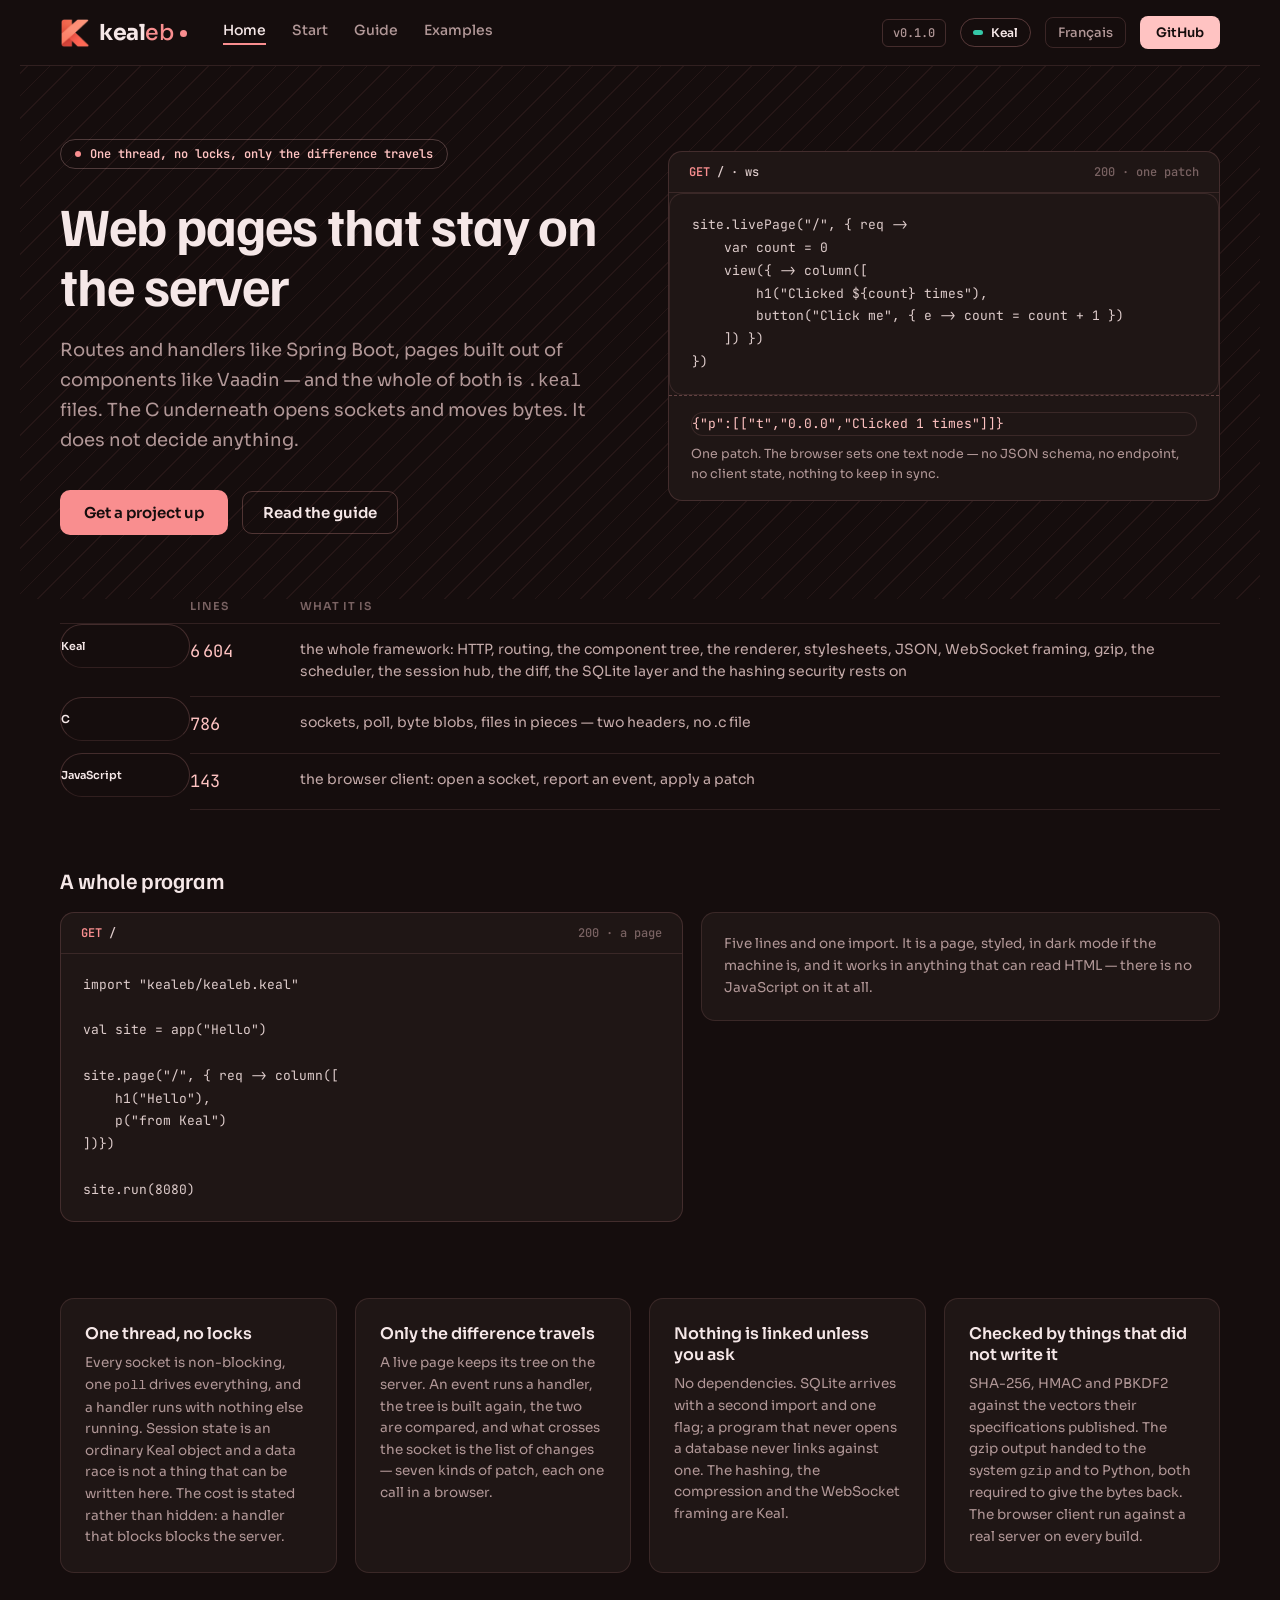
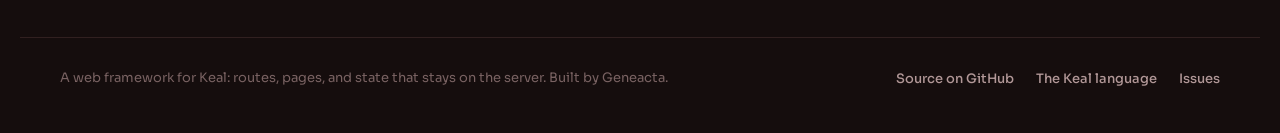
<file: site/index.html>
<!doctype html>
<html lang="en">
<head>
<meta charset="utf-8">
<meta name="viewport" content="width=device-width, initial-scale=1">
<title>kealeb — web pages that stay on the server</title>
<meta name="description" content="A web framework for Keal: Spring Boot&#x27;s routes, Vaadin&#x27;s pages, and the whole of both in .keal files.">
<link rel="canonical" href="https://geneacta.github.io/kealeb/index.html">
<link rel="alternate" hreflang="en" href="https://geneacta.github.io/kealeb/index.html">
<link rel="alternate" hreflang="fr" href="https://geneacta.github.io/kealeb/fr/index.html">
<link rel="alternate" hreflang="x-default" href="https://geneacta.github.io/kealeb/index.html">
<meta property="og:type" content="website">
<meta property="og:site_name" content="kealeb">
<meta property="og:locale" content="en_GB">
<meta property="og:title" content="kealeb — web pages that stay on the server">
<meta property="og:description" content="A web framework for Keal: Spring Boot&#x27;s routes, Vaadin&#x27;s pages, and the whole of both in .keal files.">
<meta property="og:url" content="https://geneacta.github.io/kealeb/index.html">
<meta name="twitter:card" content="summary">
<meta name="twitter:title" content="kealeb — web pages that stay on the server">
<meta name="twitter:description" content="A web framework for Keal: Spring Boot&#x27;s routes, Vaadin&#x27;s pages, and the whole of both in .keal files.">
<link rel="preconnect" href="https://fonts.googleapis.com">
<link rel="preconnect" href="https://fonts.gstatic.com" crossorigin>
<link href="https://fonts.googleapis.com/css2?family=Sora:wght@400;500;600;700&family=JetBrains+Mono:wght@400;500;600;700&family=Familjen+Grotesk:wght@500;700&display=swap" rel="stylesheet">
<link rel="icon" type="image/png" href="assets/k.png">
<link rel="stylesheet" href="style.css">
</head>
<body>
<div class="wrap">
<nav class="nav">
  <div class="nav-left">
    <a class="mark" href="index.html">
      <img class="mark-k" src="assets/k.png" alt="">
      <span class="wordmark">keal<span class="suffix">eb</span></span>
    </a>
    <div class="nav-links"><a href="index.html" class="tab-active">Home</a><a href="start.html">Start</a><a href="guide.html">Guide</a><a href="examples.html">Examples</a></div>
  </div>
  <div class="nav-right">
    <span class="badge">v0.1.0</span>
    <a class="btn-keal" href="https://geneacta.github.io/keal/">Keal</a>
    <a class="btn-lang" href="fr/index.html">Français</a>
    <a class="btn-gh" href="https://github.com/geneacta/kealeb">GitHub</a>
  </div>
</nav>

<section class="hero">
  <div>
    <span class="pill">One thread, no locks, only the difference travels</span>
    <h1>Web pages that stay on the server</h1>
    <p class="sub">Routes and handlers like Spring Boot, pages built out of components like Vaadin — and the whole of both is <code>.keal</code> files. The C underneath opens sockets and moves bytes. It does not decide anything.</p>
    <div class="hero-cta"><a class="cta" href="start.html">Get a project up</a>
      <a class="cta2" href="guide.html">Read the guide</a></div>
  </div>
  <div class="hero-code"><div class="cwin"><div class="cwin-bar"><span><span class="verb">GET</span> <span class="path">/ · ws</span></span><span class="said">200 · one patch</span></div><pre>site.livePage(&quot;/&quot;, { req -&gt;
    var count = 0
    view({ -&gt; column([
        h1(&quot;Clicked ${count} times&quot;),
        button(&quot;Click me&quot;, { e -&gt; count = count + 1 })
    ]) })
})</pre><div class="answer"><pre>{&quot;p&quot;:[[&quot;t&quot;,&quot;0.0.0&quot;,&quot;Clicked 1 times&quot;]]}</pre><p>One patch. The browser sets one text node — no JSON schema, no endpoint, no client state, nothing to keep in sync.</p></div></div></div>
</section>
<section class="counts-wrap"><table class="counts"><thead><tr><th></th><th>lines</th><th>what it is</th></tr></thead><tbody><tr><td class="lang">Keal</td><td class="n">6&thinsp;604</td><td>the whole framework: HTTP, routing, the component tree, the renderer, stylesheets, JSON, WebSocket framing, gzip, the scheduler, the session hub, the diff, the SQLite layer and the hashing security rests on</td></tr><tr><td class="lang">C</td><td class="n">786</td><td>sockets, poll, byte blobs, files in pieces — two headers, no .c file</td></tr><tr><td class="lang">JavaScript</td><td class="n">143</td><td>the browser client: open a socket, report an event, apply a patch</td></tr></tbody></table></section>
<section class="live">
  <h2>A whole program</h2>
  <div class="live-grid"><div class="cwin"><div class="cwin-bar"><span><span class="verb">GET</span> <span class="path">/</span></span><span class="said">200 · a page</span></div><pre>import &quot;kealeb/kealeb.keal&quot;

val site = app(&quot;Hello&quot;)

site.page(&quot;/&quot;, { req -&gt; column([
    h1(&quot;Hello&quot;),
    p(&quot;from Keal&quot;)
])})

site.run(8080)</pre></div><div class="patch"><p>Five lines and one import. It is a page, styled, in dark mode if the machine is, and it works in anything that can read HTML — there is no JavaScript on it at all.</p></div></div>
</section>
<section class="cards4"><div class="card"><h3>One thread, no locks</h3><p>Every socket is non-blocking, one <code>poll</code> drives everything, and a handler runs with nothing else running. Session state is an ordinary Keal object and a data race is not a thing that can be written here. The cost is stated rather than hidden: a handler that blocks blocks the server.</p></div><div class="card"><h3>Only the difference travels</h3><p>A live page keeps its tree on the server. An event runs a handler, the tree is built again, the two are compared, and what crosses the socket is the list of changes — seven kinds of patch, each one call in a browser.</p></div><div class="card"><h3>Nothing is linked unless you ask</h3><p>No dependencies. SQLite arrives with a second import and one flag; a program that never opens a database never links against one. The hashing, the compression and the WebSocket framing are Keal.</p></div><div class="card"><h3>Checked by things that did not write it</h3><p>SHA-256, HMAC and PBKDF2 against the vectors their specifications published. The gzip output handed to the system <code>gzip</code> and to Python, both required to give the bytes back. The browser client run against a real server on every build.</p></div></section>

<footer class="foot">
  <div class="foot-l">A web framework for Keal: routes, pages, and state that stays on the server. Built by Geneacta.</div>
  <div class="foot-r">
    <a href="https://github.com/geneacta/kealeb">Source on GitHub</a>
    <a href="https://geneacta.github.io/keal/">The Keal language</a>
    <a href="https://github.com/geneacta/kealeb/issues">Issues</a>
  </div>
</footer>
</div>
</body>
</html>
</file>
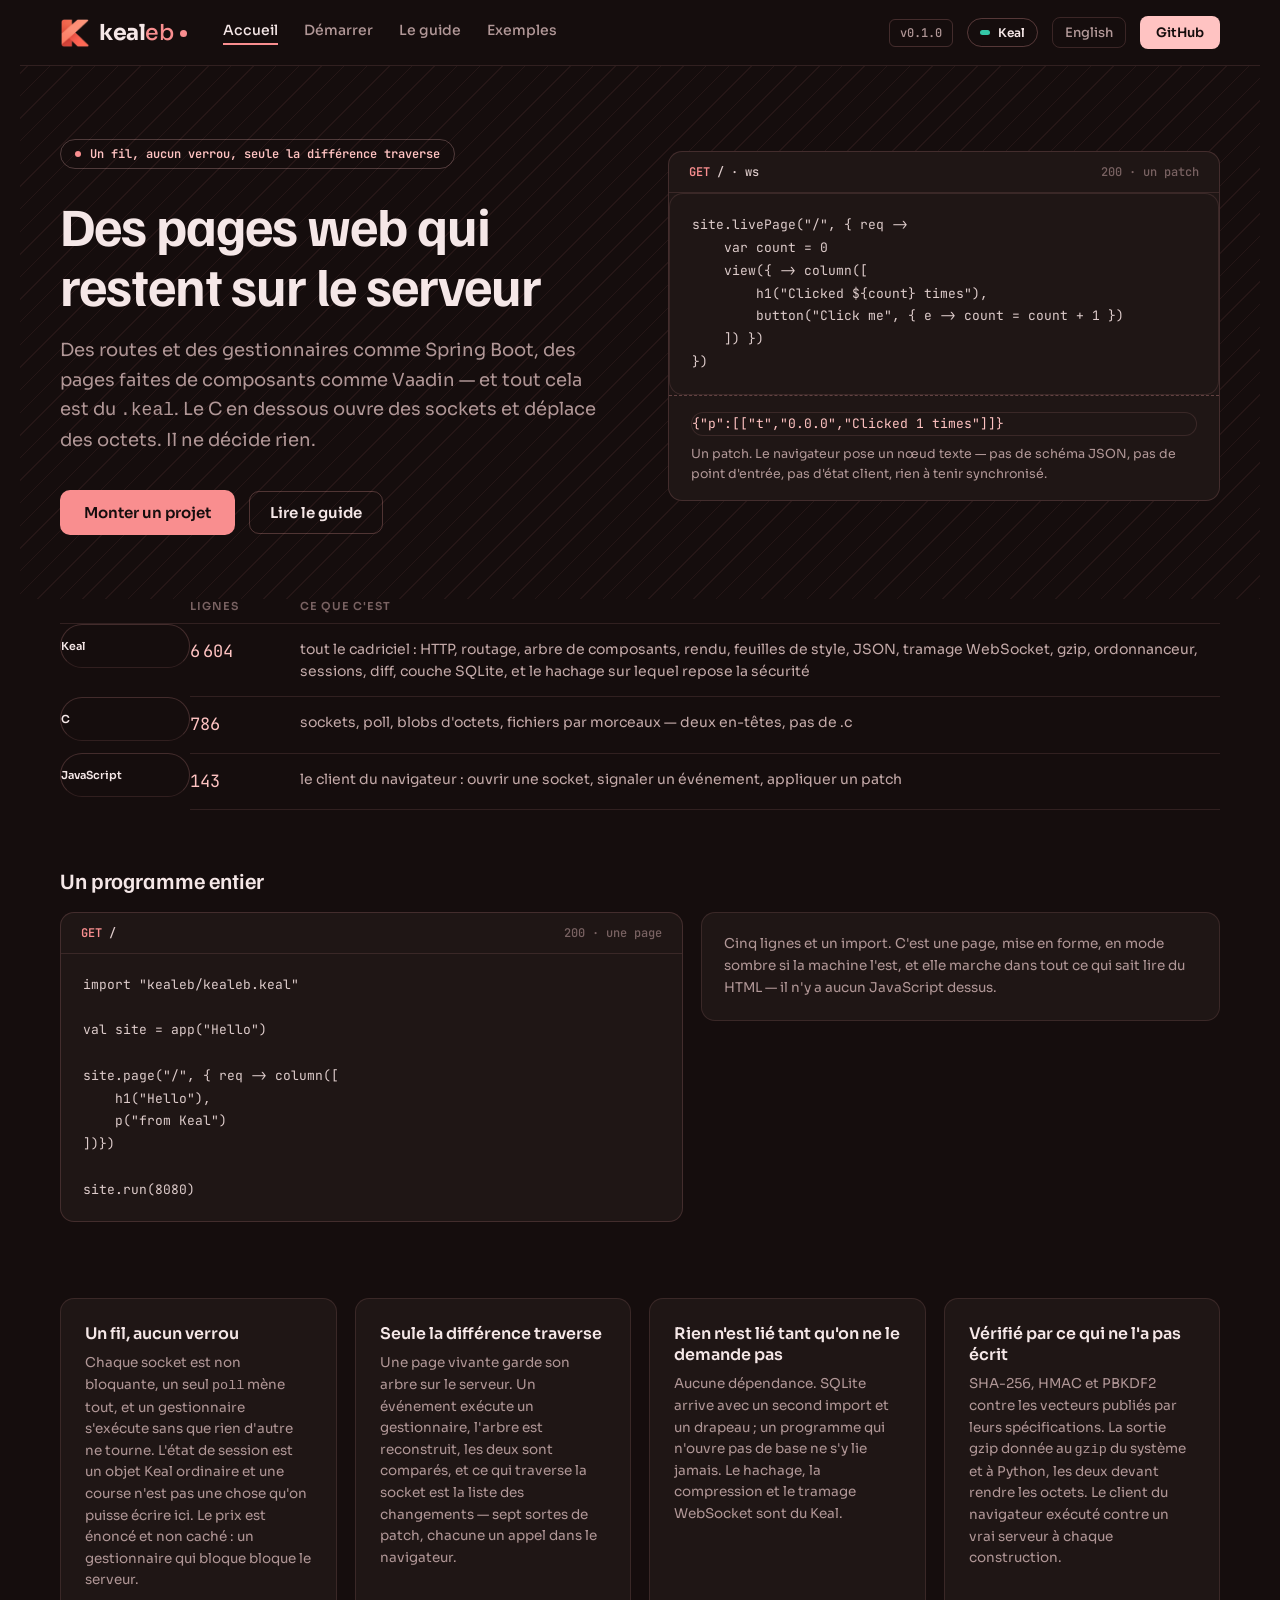
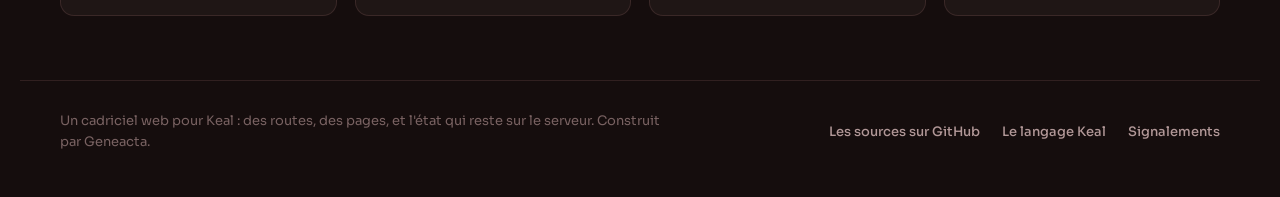
<file: site/fr/index.html>
<!doctype html>
<html lang="fr">
<head>
<meta charset="utf-8">
<meta name="viewport" content="width=device-width, initial-scale=1">
<title>kealeb — des pages web qui restent sur le serveur</title>
<meta name="description" content="Un cadriciel web pour Keal : les routes de Spring Boot, les pages de Vaadin, et tout cela en .keal.">
<link rel="canonical" href="https://geneacta.github.io/kealeb/fr/index.html">
<link rel="alternate" hreflang="en" href="https://geneacta.github.io/kealeb/index.html">
<link rel="alternate" hreflang="fr" href="https://geneacta.github.io/kealeb/fr/index.html">
<link rel="alternate" hreflang="x-default" href="https://geneacta.github.io/kealeb/index.html">
<meta property="og:type" content="website">
<meta property="og:site_name" content="kealeb">
<meta property="og:locale" content="fr_FR">
<meta property="og:title" content="kealeb — des pages web qui restent sur le serveur">
<meta property="og:description" content="Un cadriciel web pour Keal : les routes de Spring Boot, les pages de Vaadin, et tout cela en .keal.">
<meta property="og:url" content="https://geneacta.github.io/kealeb/fr/index.html">
<meta name="twitter:card" content="summary">
<meta name="twitter:title" content="kealeb — des pages web qui restent sur le serveur">
<meta name="twitter:description" content="Un cadriciel web pour Keal : les routes de Spring Boot, les pages de Vaadin, et tout cela en .keal.">
<link rel="preconnect" href="https://fonts.googleapis.com">
<link rel="preconnect" href="https://fonts.gstatic.com" crossorigin>
<link href="https://fonts.googleapis.com/css2?family=Sora:wght@400;500;600;700&family=JetBrains+Mono:wght@400;500;600;700&family=Familjen+Grotesk:wght@500;700&display=swap" rel="stylesheet">
<link rel="icon" type="image/png" href="../assets/k.png">
<link rel="stylesheet" href="../style.css">
</head>
<body>
<div class="wrap">
<nav class="nav">
  <div class="nav-left">
    <a class="mark" href="index.html">
      <img class="mark-k" src="../assets/k.png" alt="">
      <span class="wordmark">keal<span class="suffix">eb</span></span>
    </a>
    <div class="nav-links"><a href="index.html" class="tab-active">Accueil</a><a href="start.html">Démarrer</a><a href="guide.html">Le guide</a><a href="examples.html">Exemples</a></div>
  </div>
  <div class="nav-right">
    <span class="badge">v0.1.0</span>
    <a class="btn-keal" href="https://geneacta.github.io/keal/fr/">Keal</a>
    <a class="btn-lang" href="../index.html">English</a>
    <a class="btn-gh" href="https://github.com/geneacta/kealeb">GitHub</a>
  </div>
</nav>

<section class="hero">
  <div>
    <span class="pill">Un fil, aucun verrou, seule la différence traverse</span>
    <h1>Des pages web qui restent sur le serveur</h1>
    <p class="sub">Des routes et des gestionnaires comme Spring Boot, des pages faites de composants comme Vaadin — et tout cela est du <code>.keal</code>. Le C en dessous ouvre des sockets et déplace des octets. Il ne décide rien.</p>
    <div class="hero-cta"><a class="cta" href="start.html">Monter un projet</a>
      <a class="cta2" href="guide.html">Lire le guide</a></div>
  </div>
  <div class="hero-code"><div class="cwin"><div class="cwin-bar"><span><span class="verb">GET</span> <span class="path">/ · ws</span></span><span class="said">200 · un patch</span></div><pre>site.livePage(&quot;/&quot;, { req -&gt;
    var count = 0
    view({ -&gt; column([
        h1(&quot;Clicked ${count} times&quot;),
        button(&quot;Click me&quot;, { e -&gt; count = count + 1 })
    ]) })
})</pre><div class="answer"><pre>{&quot;p&quot;:[[&quot;t&quot;,&quot;0.0.0&quot;,&quot;Clicked 1 times&quot;]]}</pre><p>Un patch. Le navigateur pose un nœud texte — pas de schéma JSON, pas de point d'entrée, pas d'état client, rien à tenir synchronisé.</p></div></div></div>
</section>
<section class="counts-wrap"><table class="counts"><thead><tr><th></th><th>lignes</th><th>ce que c'est</th></tr></thead><tbody><tr><td class="lang">Keal</td><td class="n">6&thinsp;604</td><td>tout le cadriciel : HTTP, routage, arbre de composants, rendu, feuilles de style, JSON, tramage WebSocket, gzip, ordonnanceur, sessions, diff, couche SQLite, et le hachage sur lequel repose la sécurité</td></tr><tr><td class="lang">C</td><td class="n">786</td><td>sockets, poll, blobs d'octets, fichiers par morceaux — deux en-têtes, pas de .c</td></tr><tr><td class="lang">JavaScript</td><td class="n">143</td><td>le client du navigateur : ouvrir une socket, signaler un événement, appliquer un patch</td></tr></tbody></table></section>
<section class="live">
  <h2>Un programme entier</h2>
  <div class="live-grid"><div class="cwin"><div class="cwin-bar"><span><span class="verb">GET</span> <span class="path">/</span></span><span class="said">200 · une page</span></div><pre>import &quot;kealeb/kealeb.keal&quot;

val site = app(&quot;Hello&quot;)

site.page(&quot;/&quot;, { req -&gt; column([
    h1(&quot;Hello&quot;),
    p(&quot;from Keal&quot;)
])})

site.run(8080)</pre></div><div class="patch"><p>Cinq lignes et un import. C'est une page, mise en forme, en mode sombre si la machine l'est, et elle marche dans tout ce qui sait lire du HTML — il n'y a aucun JavaScript dessus.</p></div></div>
</section>
<section class="cards4"><div class="card"><h3>Un fil, aucun verrou</h3><p>Chaque socket est non bloquante, un seul <code>poll</code> mène tout, et un gestionnaire s'exécute sans que rien d'autre ne tourne. L'état de session est un objet Keal ordinaire et une course n'est pas une chose qu'on puisse écrire ici. Le prix est énoncé et non caché : un gestionnaire qui bloque bloque le serveur.</p></div><div class="card"><h3>Seule la différence traverse</h3><p>Une page vivante garde son arbre sur le serveur. Un événement exécute un gestionnaire, l'arbre est reconstruit, les deux sont comparés, et ce qui traverse la socket est la liste des changements — sept sortes de patch, chacune un appel dans le navigateur.</p></div><div class="card"><h3>Rien n'est lié tant qu'on ne le demande pas</h3><p>Aucune dépendance. SQLite arrive avec un second import et un drapeau ; un programme qui n'ouvre pas de base ne s'y lie jamais. Le hachage, la compression et le tramage WebSocket sont du Keal.</p></div><div class="card"><h3>Vérifié par ce qui ne l'a pas écrit</h3><p>SHA-256, HMAC et PBKDF2 contre les vecteurs publiés par leurs spécifications. La sortie gzip donnée au <code>gzip</code> du système et à Python, les deux devant rendre les octets. Le client du navigateur exécuté contre un vrai serveur à chaque construction.</p></div></section>

<footer class="foot">
  <div class="foot-l">Un cadriciel web pour Keal : des routes, des pages, et l'état qui reste sur le serveur. Construit par Geneacta.</div>
  <div class="foot-r">
    <a href="https://github.com/geneacta/kealeb">Les sources sur GitHub</a>
    <a href="https://geneacta.github.io/keal/fr/">Le langage Keal</a>
    <a href="https://github.com/geneacta/kealeb/issues">Signalements</a>
  </div>
</footer>
</div>
</body>
</html>
</file>
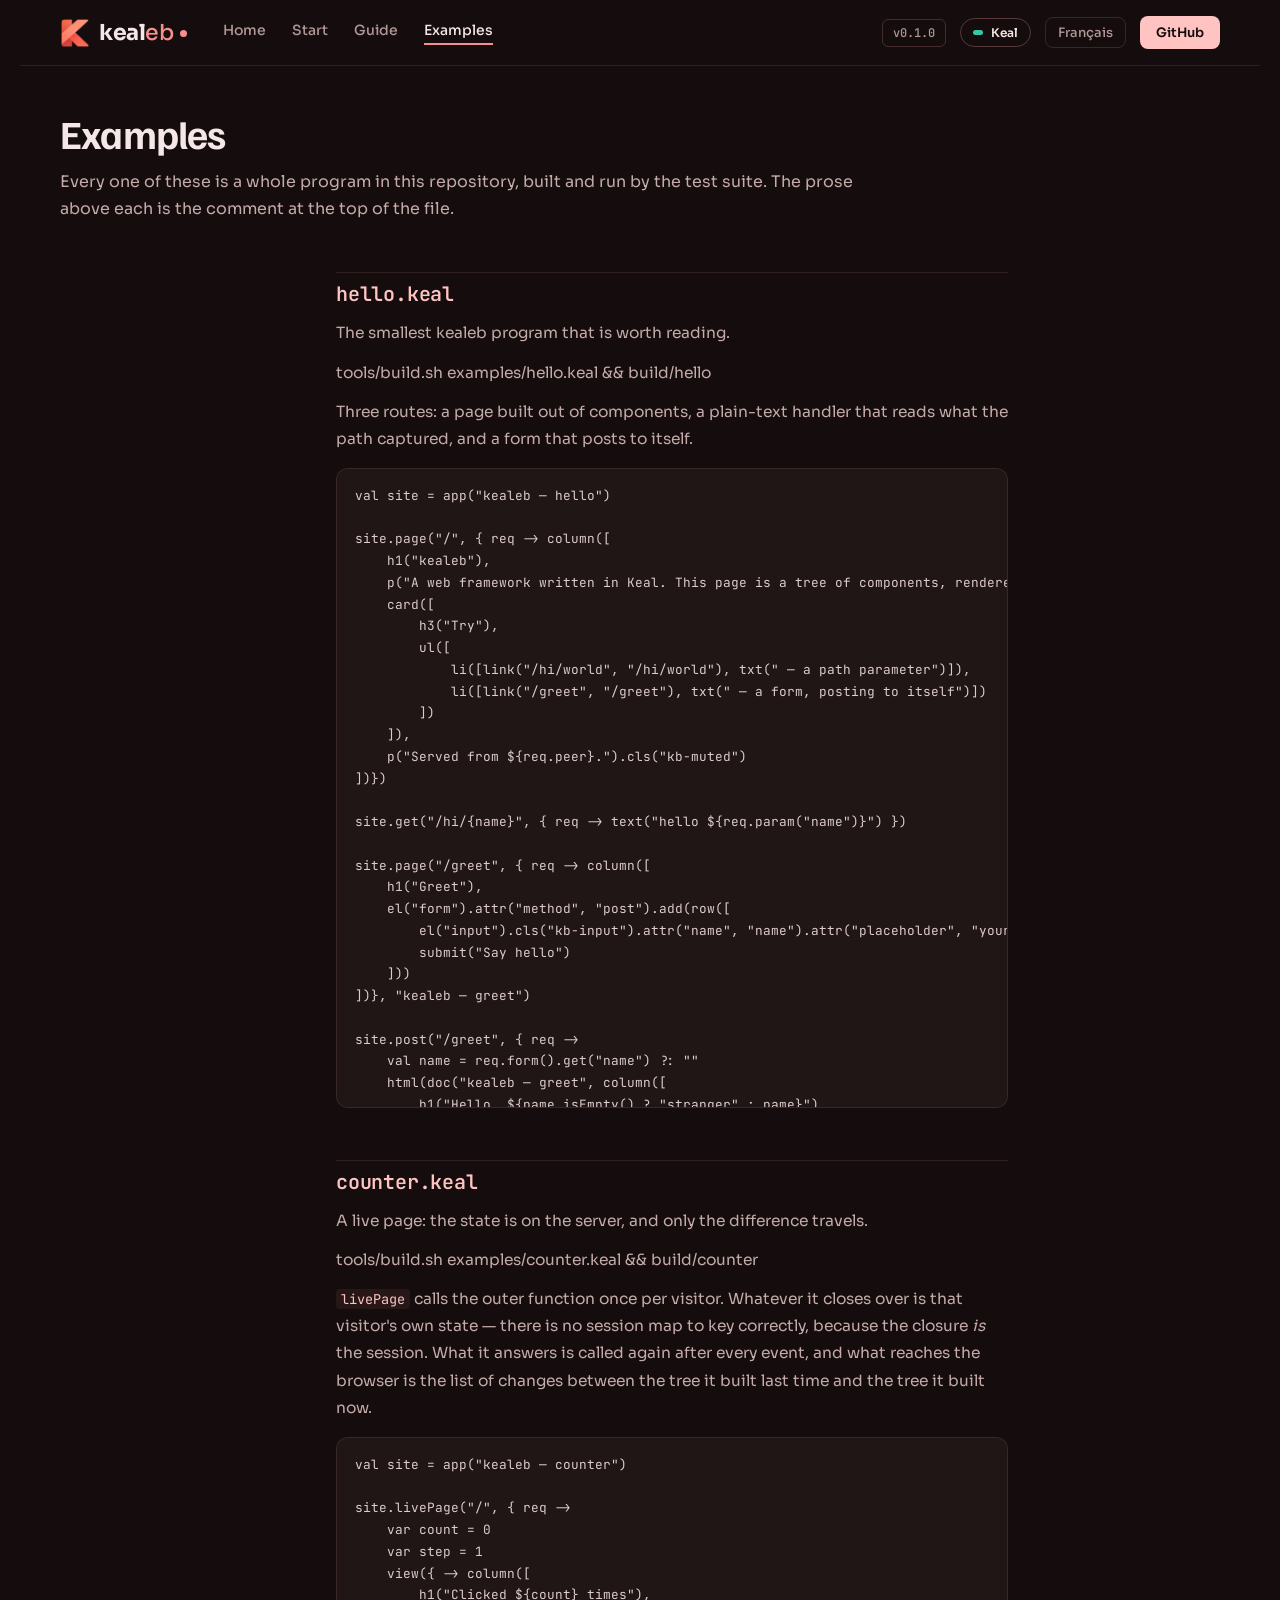
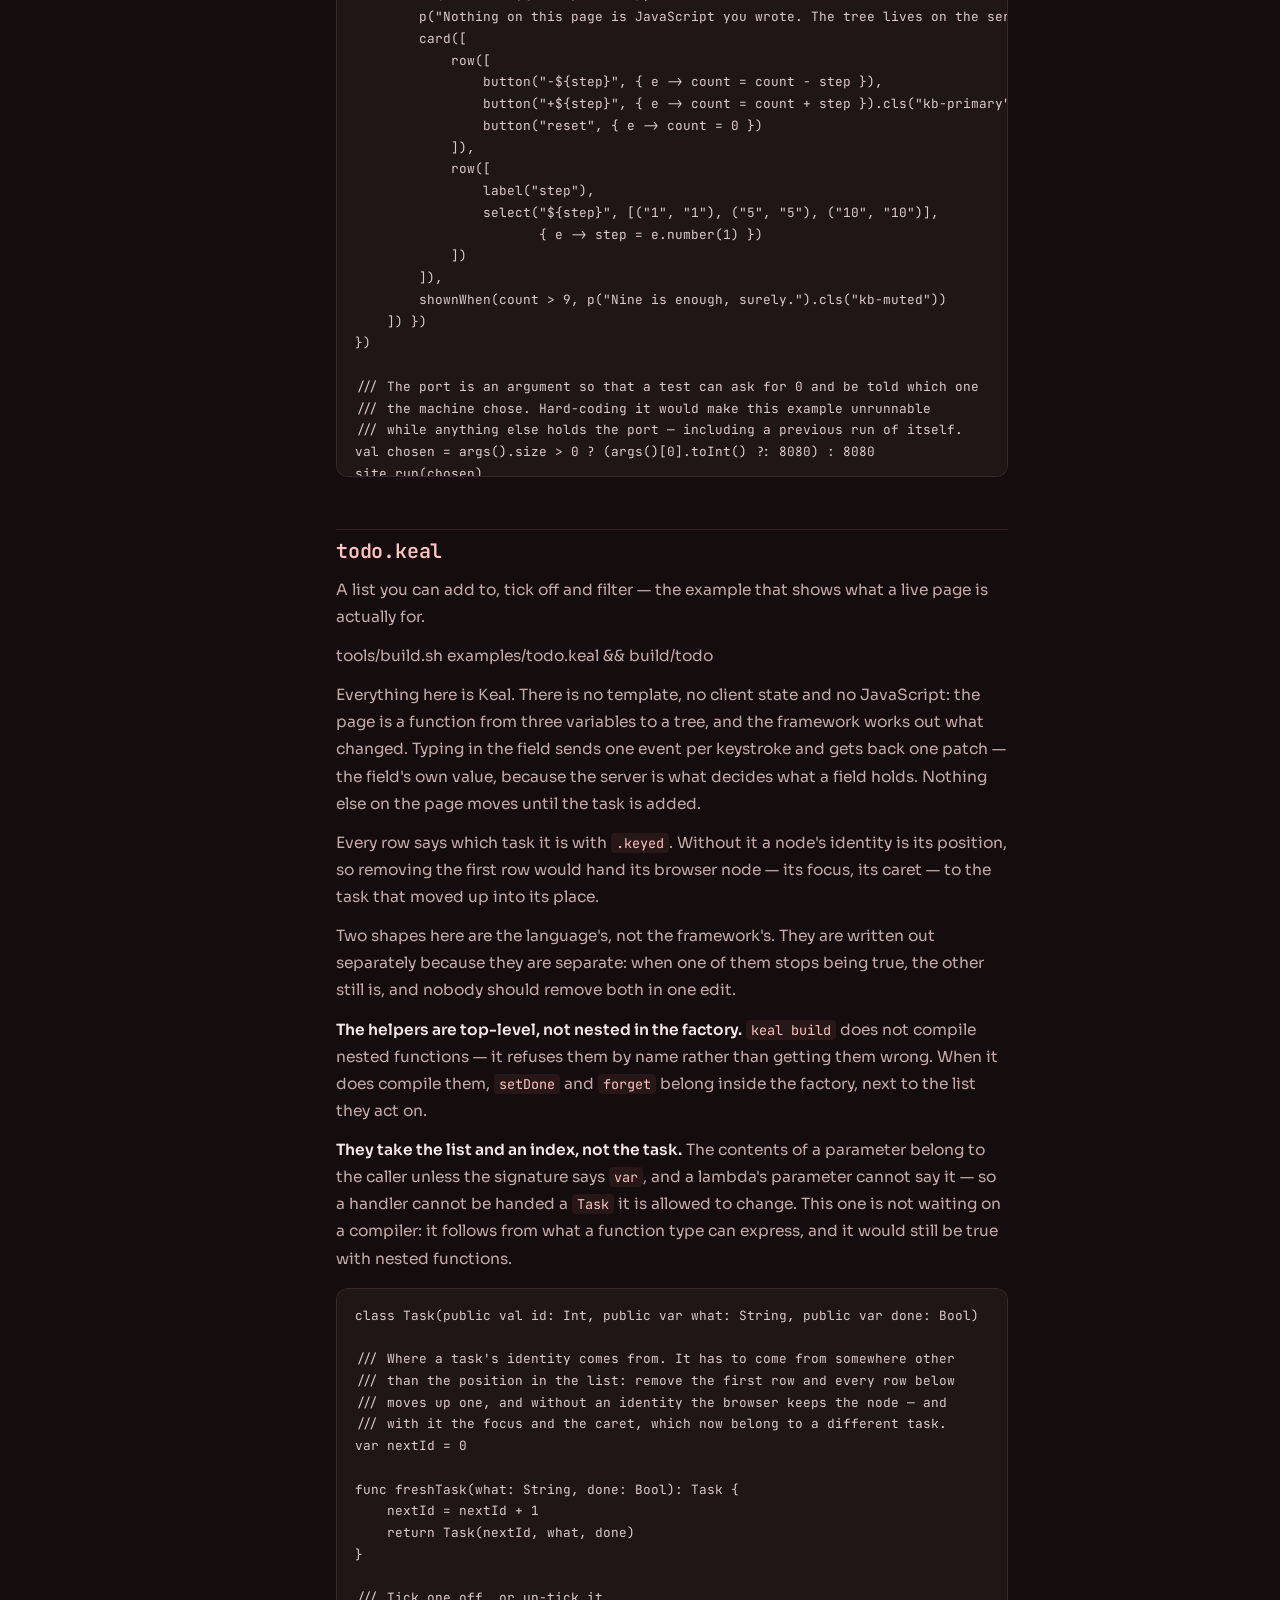
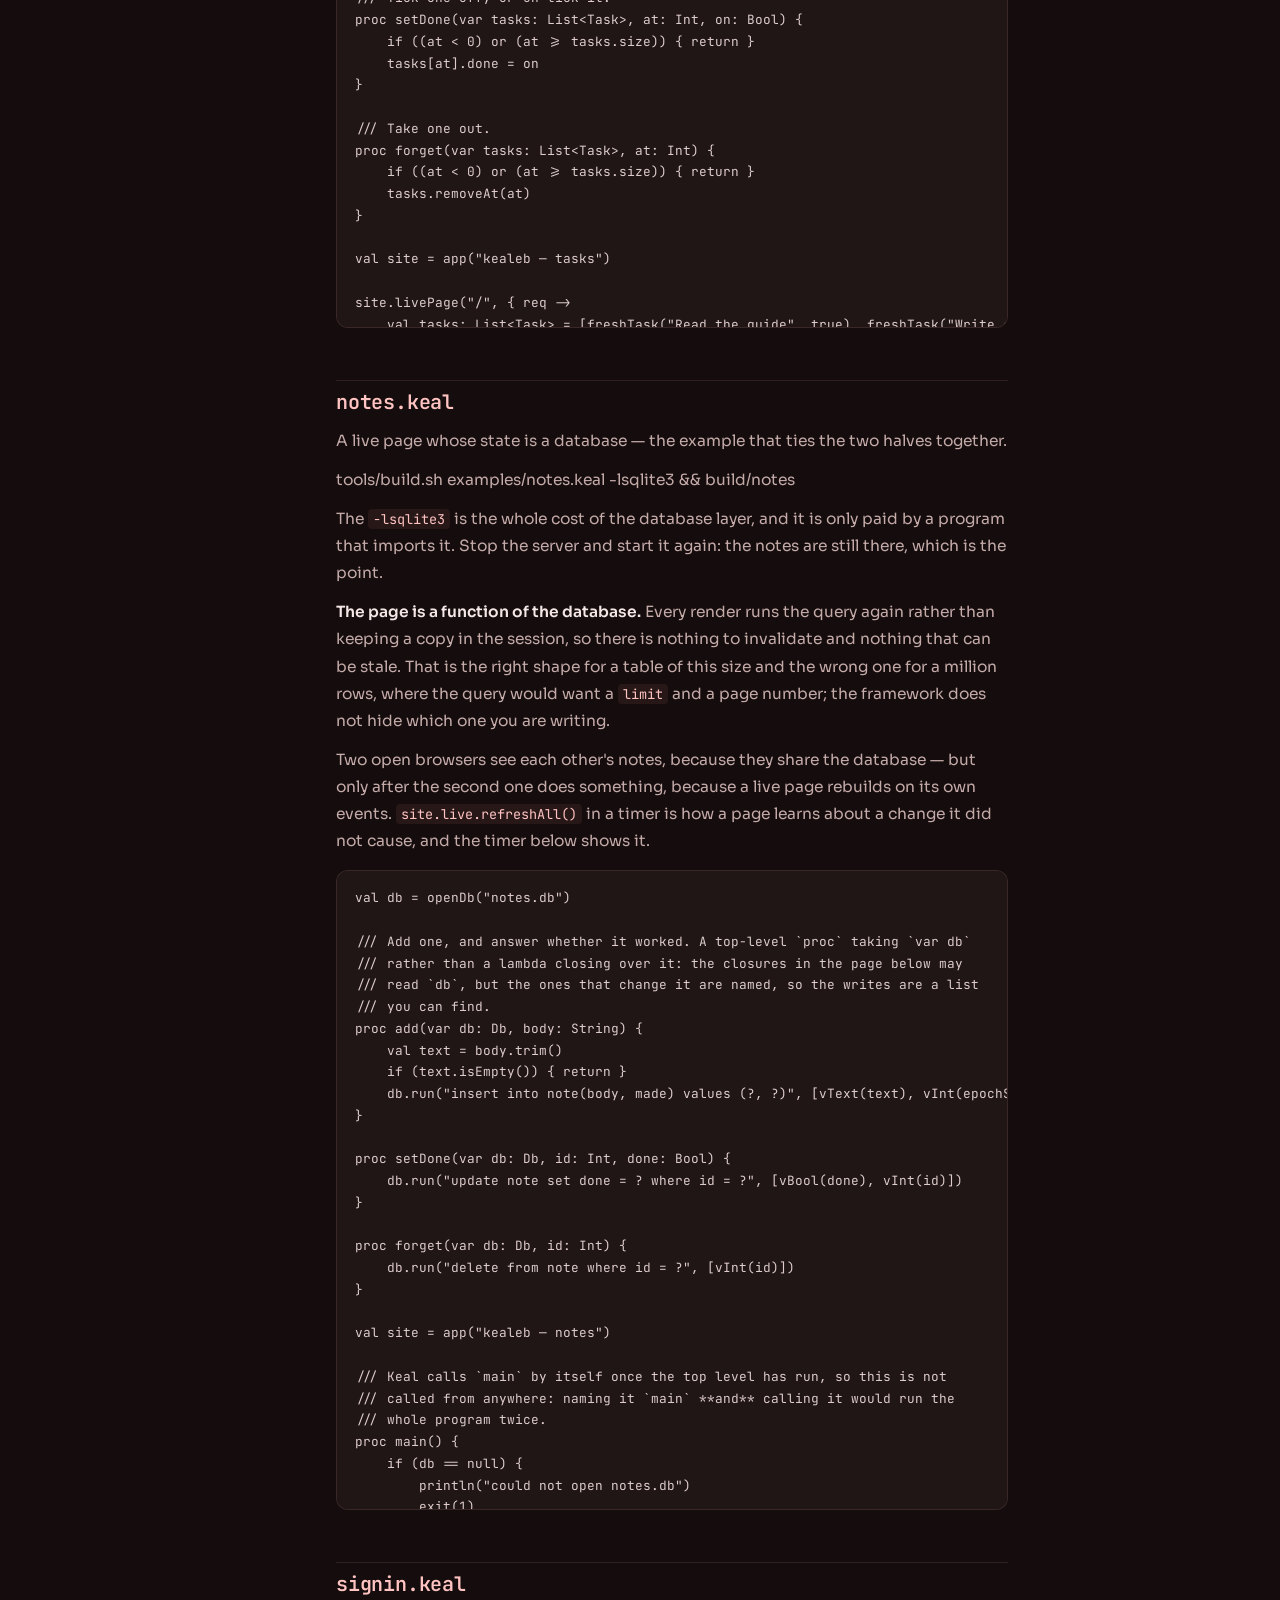
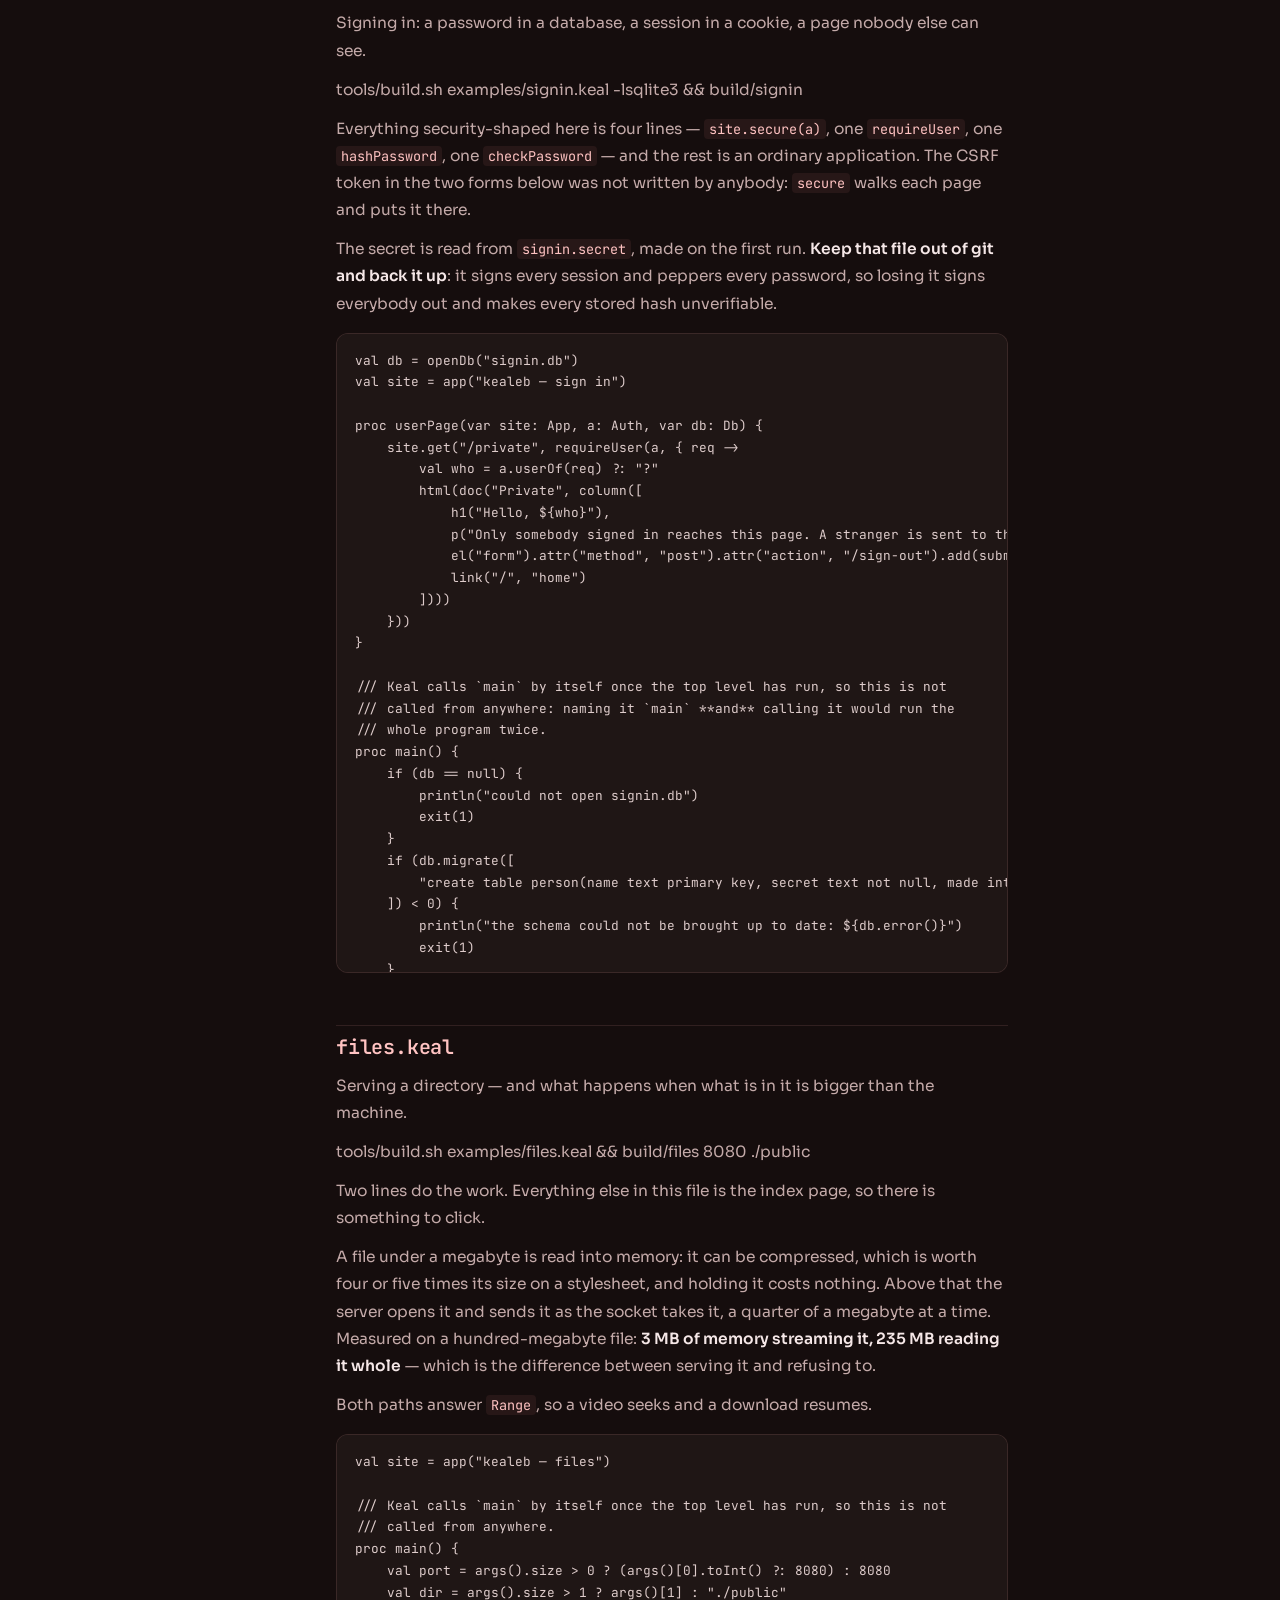
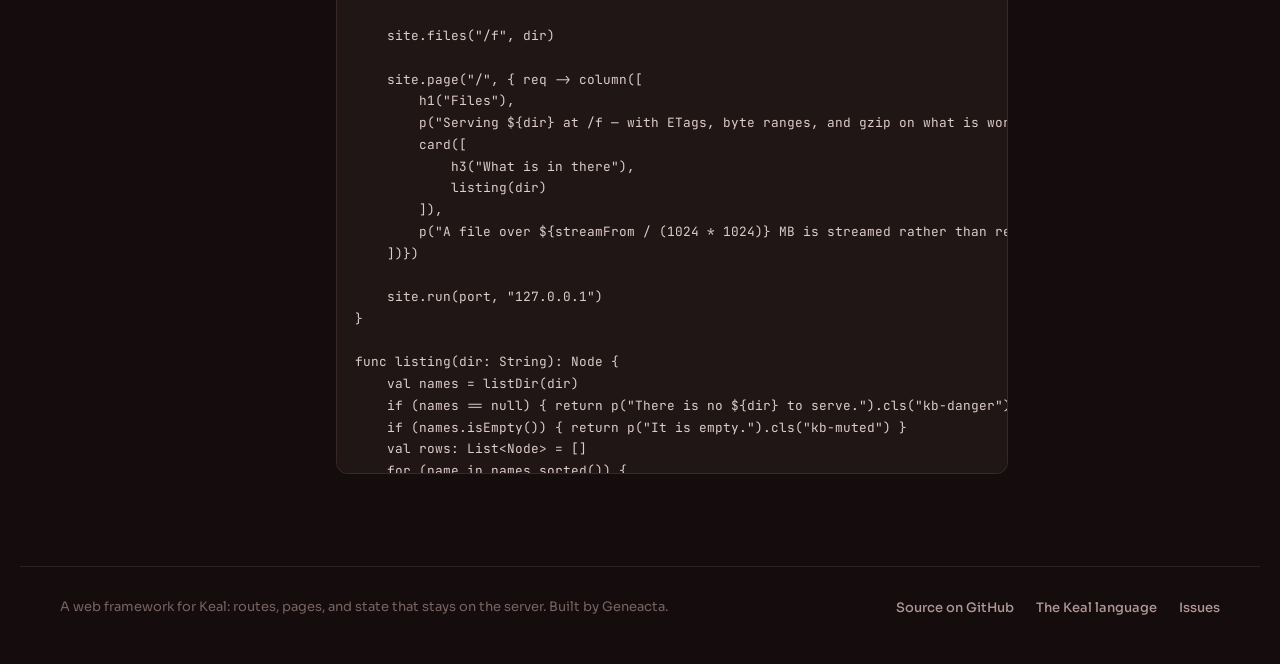
<file: site/examples.html>
<!doctype html>
<html lang="en">
<head>
<meta charset="utf-8">
<meta name="viewport" content="width=device-width, initial-scale=1">
<title>kealeb — Examples</title>
<meta name="description" content="Every one of these is a whole program in this repository, built and run by the test suite. The prose above each is the comment at the top of the file.">
<link rel="canonical" href="https://geneacta.github.io/kealeb/examples.html">
<link rel="alternate" hreflang="en" href="https://geneacta.github.io/kealeb/examples.html">
<link rel="alternate" hreflang="fr" href="https://geneacta.github.io/kealeb/fr/examples.html">
<link rel="alternate" hreflang="x-default" href="https://geneacta.github.io/kealeb/examples.html">
<meta property="og:type" content="website">
<meta property="og:site_name" content="kealeb">
<meta property="og:locale" content="en_GB">
<meta property="og:title" content="kealeb — Examples">
<meta property="og:description" content="Every one of these is a whole program in this repository, built and run by the test suite. The prose above each is the comment at the top of the file.">
<meta property="og:url" content="https://geneacta.github.io/kealeb/examples.html">
<meta name="twitter:card" content="summary">
<meta name="twitter:title" content="kealeb — Examples">
<meta name="twitter:description" content="Every one of these is a whole program in this repository, built and run by the test suite. The prose above each is the comment at the top of the file.">
<link rel="preconnect" href="https://fonts.googleapis.com">
<link rel="preconnect" href="https://fonts.gstatic.com" crossorigin>
<link href="https://fonts.googleapis.com/css2?family=Sora:wght@400;500;600;700&family=JetBrains+Mono:wght@400;500;600;700&family=Familjen+Grotesk:wght@500;700&display=swap" rel="stylesheet">
<link rel="icon" type="image/png" href="assets/k.png">
<link rel="stylesheet" href="style.css">
</head>
<body>
<div class="wrap">
<nav class="nav">
  <div class="nav-left">
    <a class="mark" href="index.html">
      <img class="mark-k" src="assets/k.png" alt="">
      <span class="wordmark">keal<span class="suffix">eb</span></span>
    </a>
    <div class="nav-links"><a href="index.html">Home</a><a href="start.html">Start</a><a href="guide.html">Guide</a><a href="examples.html" class="tab-active">Examples</a></div>
  </div>
  <div class="nav-right">
    <span class="badge">v0.1.0</span>
    <a class="btn-keal" href="https://geneacta.github.io/keal/">Keal</a>
    <a class="btn-lang" href="fr/examples.html">Français</a>
    <a class="btn-gh" href="https://github.com/geneacta/kealeb">GitHub</a>
  </div>
</nav>
<div class="doc-head"><h1>Examples</h1><p class="sub">Every one of these is a whole program in this repository, built and run by the test suite. The prose above each is the comment at the top of the file.</p></div><div class="dgrid"><div></div><div class="dmain prose"><section class="ex" id="hello"><h2>hello.keal</h2><p>The smallest kealeb program that is worth reading.</p>
<p>    tools/build.sh examples/hello.keal &amp;&amp; build/hello</p>
<p>Three routes: a page built out of components, a plain-text handler that reads what the path captured, and a form that posts to itself.</p><pre class="mono">val site = app(&quot;kealeb — hello&quot;)

site.page(&quot;/&quot;, { req -&gt; column([
    h1(&quot;kealeb&quot;),
    p(&quot;A web framework written in Keal. This page is a tree of components, rendered on the server.&quot;),
    card([
        h3(&quot;Try&quot;),
        ul([
            li([link(&quot;/hi/world&quot;, &quot;/hi/world&quot;), txt(&quot; — a path parameter&quot;)]),
            li([link(&quot;/greet&quot;, &quot;/greet&quot;), txt(&quot; — a form, posting to itself&quot;)])
        ])
    ]),
    p(&quot;Served from ${req.peer}.&quot;).cls(&quot;kb-muted&quot;)
])})

site.get(&quot;/hi/{name}&quot;, { req -&gt; text(&quot;hello ${req.param(&quot;name&quot;)}&quot;) })

site.page(&quot;/greet&quot;, { req -&gt; column([
    h1(&quot;Greet&quot;),
    el(&quot;form&quot;).attr(&quot;method&quot;, &quot;post&quot;).add(row([
        el(&quot;input&quot;).cls(&quot;kb-input&quot;).attr(&quot;name&quot;, &quot;name&quot;).attr(&quot;placeholder&quot;, &quot;your name&quot;),
        submit(&quot;Say hello&quot;)
    ]))
])}, &quot;kealeb — greet&quot;)

site.post(&quot;/greet&quot;, { req -&gt;
    val name = req.form().get(&quot;name&quot;) ?: &quot;&quot;
    html(doc(&quot;kealeb — greet&quot;, column([
        h1(&quot;Hello, ${name.isEmpty() ? &quot;stranger&quot; : name}&quot;),
        link(&quot;/greet&quot;, &quot;again&quot;)
    ])))
})

site.run(8080)</pre></section><section class="ex" id="counter"><h2>counter.keal</h2><p>A live page: the state is on the server, and only the difference travels.</p>
<p>    tools/build.sh examples/counter.keal &amp;&amp; build/counter</p>
<p><code>livePage</code> calls the outer function once per visitor. Whatever it closes over is that visitor's own state — there is no session map to key correctly, because the closure <em>is</em> the session. What it answers is called again after every event, and what reaches the browser is the list of changes between the tree it built last time and the tree it built now.</p><pre class="mono">val site = app(&quot;kealeb — counter&quot;)

site.livePage(&quot;/&quot;, { req -&gt;
    var count = 0
    var step = 1
    view({ -&gt; column([
        h1(&quot;Clicked ${count} times&quot;),
        p(&quot;Nothing on this page is JavaScript you wrote. The tree lives on the server.&quot;).cls(&quot;kb-muted&quot;),
        card([
            row([
                button(&quot;−${step}&quot;, { e -&gt; count = count - step }),
                button(&quot;+${step}&quot;, { e -&gt; count = count + step }).cls(&quot;kb-primary&quot;),
                button(&quot;reset&quot;, { e -&gt; count = 0 })
            ]),
            row([
                label(&quot;step&quot;),
                select(&quot;${step}&quot;, [(&quot;1&quot;, &quot;1&quot;), (&quot;5&quot;, &quot;5&quot;), (&quot;10&quot;, &quot;10&quot;)],
                       { e -&gt; step = e.number(1) })
            ])
        ]),
        shownWhen(count &gt; 9, p(&quot;Nine is enough, surely.&quot;).cls(&quot;kb-muted&quot;))
    ]) })
})

/// The port is an argument so that a test can ask for 0 and be told which one
/// the machine chose. Hard-coding it would make this example unrunnable
/// while anything else holds the port — including a previous run of itself.
val chosen = args().size &gt; 0 ? (args()[0].toInt() ?: 8080) : 8080
site.run(chosen)</pre></section><section class="ex" id="todo"><h2>todo.keal</h2><p>A list you can add to, tick off and filter — the example that shows what a live page is actually for.</p>
<p>    tools/build.sh examples/todo.keal &amp;&amp; build/todo</p>
<p>Everything here is Keal. There is no template, no client state and no JavaScript: the page is a function from three variables to a tree, and the framework works out what changed. Typing in the field sends one event per keystroke and gets back one patch — the field's own value, because the server is what decides what a field holds. Nothing else on the page moves until the task is added.</p>
<p>Every row says which task it is with <code>.keyed</code>. Without it a node's identity is its position, so removing the first row would hand its browser node — its focus, its caret — to the task that moved up into its place.</p>
<p>Two shapes here are the language's, not the framework's. They are written out separately because they are separate: when one of them stops being true, the other still is, and nobody should remove both in one edit.</p>
<p><strong>The helpers are top-level, not nested in the factory.</strong> <code>keal build</code> does not compile nested functions — it refuses them by name rather than getting them wrong. When it does compile them, <code>setDone</code> and <code>forget</code> belong inside the factory, next to the list they act on.</p>
<p><strong>They take the list and an index, not the task.</strong> The contents of a parameter belong to the caller unless the signature says <code>var</code>, and a lambda's parameter cannot say it — so a handler cannot be handed a <code>Task</code> it is allowed to change. This one is not waiting on a compiler: it follows from what a function type can express, and it would still be true with nested functions.</p><pre class="mono">class Task(public val id: Int, public var what: String, public var done: Bool)

/// Where a task&#x27;s identity comes from. It has to come from somewhere other
/// than the position in the list: remove the first row and every row below
/// moves up one, and without an identity the browser keeps the node — and
/// with it the focus and the caret, which now belong to a different task.
var nextId = 0

func freshTask(what: String, done: Bool): Task {
    nextId = nextId + 1
    return Task(nextId, what, done)
}

/// Tick one off, or un-tick it.
proc setDone(var tasks: List&lt;Task&gt;, at: Int, on: Bool) {
    if ((at &lt; 0) or (at &gt;= tasks.size)) { return }
    tasks[at].done = on
}

/// Take one out.
proc forget(var tasks: List&lt;Task&gt;, at: Int) {
    if ((at &lt; 0) or (at &gt;= tasks.size)) { return }
    tasks.removeAt(at)
}

val site = app(&quot;kealeb — tasks&quot;)

site.livePage(&quot;/&quot;, { req -&gt;
    val tasks: List&lt;Task&gt; = [freshTask(&quot;Read the guide&quot;, true), freshTask(&quot;Write a page&quot;, false)]
    var draft = &quot;&quot;
    var showing = &quot;all&quot;

    val add = { e: Ev -&gt;
        val what = draft.trim()
        if (not what.isEmpty()) {
            tasks.add(freshTask(what, false))
            draft = &quot;&quot;
        }
    }

    view({ -&gt;
        val rows: List&lt;Node&gt; = []
        var i = 0
        for (t in tasks) {
            val at = i
            i = i + 1
            val wanted = (showing == &quot;all&quot;) or ((showing == &quot;done&quot;) == t.done)
            if (not wanted) { continue }
            val what = span(t.what)
            if (t.done) { what.style(&quot;text-decoration: line-through; opacity: .55&quot;) }
            rows.add(row([
                checkbox(t.done, { e -&gt; setDone(tasks, at, e.checked()) }),
                what,
                button(&quot;remove&quot;, { e -&gt; forget(tasks, at) }).cls(&quot;kb-danger&quot;)
            ]).keyed(&quot;task-${t.id}&quot;))
        }
        val left = tasks.count({ t -&gt; not t.done })
        column([
            h1(&quot;Tasks&quot;),
            p(&quot;${left} left of ${tasks.size}.&quot;).cls(&quot;kb-muted&quot;),
            card([
                row([
                    field(draft, { e -&gt; draft = e.value }).style(&quot;flex: 1&quot;),
                    button(&quot;Add&quot;, add).cls(&quot;kb-primary&quot;)
                ]),
                row([
                    label(&quot;show&quot;),
                    select(showing, [(&quot;all&quot;, &quot;everything&quot;), (&quot;todo&quot;, &quot;not done&quot;), (&quot;done&quot;, &quot;done&quot;)],
                           { e -&gt; showing = e.value })
                ])
            ]),
            column(rows),
            shownWhen(rows.isEmpty(), p(&quot;Nothing here.&quot;).cls(&quot;kb-muted&quot;))
        ])
    })
})

site.run(8080)</pre></section><section class="ex" id="notes"><h2>notes.keal</h2><p>A live page whose state is a database — the example that ties the two halves together.</p>
<p>    tools/build.sh examples/notes.keal -lsqlite3 &amp;&amp; build/notes</p>
<p>The <code>-lsqlite3</code> is the whole cost of the database layer, and it is only paid by a program that imports it. Stop the server and start it again: the notes are still there, which is the point.</p>
<p><strong>The page is a function of the database.</strong> Every render runs the query again rather than keeping a copy in the session, so there is nothing to invalidate and nothing that can be stale. That is the right shape for a table of this size and the wrong one for a million rows, where the query would want a <code>limit</code> and a page number; the framework does not hide which one you are writing.</p>
<p>Two open browsers see each other's notes, because they share the database — but only after the second one does something, because a live page rebuilds on its own events. <code>site.live.refreshAll()</code> in a timer is how a page learns about a change it did not cause, and the timer below shows it.</p><pre class="mono">val db = openDb(&quot;notes.db&quot;)

/// Add one, and answer whether it worked. A top-level `proc` taking `var db`
/// rather than a lambda closing over it: the closures in the page below may
/// read `db`, but the ones that change it are named, so the writes are a list
/// you can find.
proc add(var db: Db, body: String) {
    val text = body.trim()
    if (text.isEmpty()) { return }
    db.run(&quot;insert into note(body, made) values (?, ?)&quot;, [vText(text), vInt(epochS())])
}

proc setDone(var db: Db, id: Int, done: Bool) {
    db.run(&quot;update note set done = ? where id = ?&quot;, [vBool(done), vInt(id)])
}

proc forget(var db: Db, id: Int) {
    db.run(&quot;delete from note where id = ?&quot;, [vInt(id)])
}

val site = app(&quot;kealeb — notes&quot;)

/// Keal calls `main` by itself once the top level has run, so this is not
/// called from anywhere: naming it `main` **and** calling it would run the
/// whole program twice.
proc main() {
    if (db == null) {
        println(&quot;could not open notes.db&quot;)
        exit(1)
    }

    // Every migration this program has ever had, in order, never reordered.
    // A database already at version 2 runs nothing.
    val reached = db.migrate([
        &quot;create table note(id integer primary key, body text not null, done integer not null default 0)&quot;,
        &quot;alter table note add column made integer not null default 0&quot;
    ])
    if (reached &lt; 0) {
        println(&quot;the schema could not be brought up to date: ${db.error()}&quot;)
        exit(1)
    }
    println(&quot;notes.db is at version ${reached}, holding ${db.value(&quot;select count(*) from note&quot;).int()} note(s)&quot;)

    site.livePage(&quot;/&quot;, { req -&gt;
        var draft = &quot;&quot;
        view({ -&gt;
            val rows = db.query(&quot;select id, body, done from note order by done, id desc limit 200&quot;, [])
            val left = db.value(&quot;select count(*) from note where done = 0&quot;).int()

            val items: List&lt;Node&gt; = []
            for (r in rows) {
                val id = r.int(&quot;id&quot;)
                val done = r.bool(&quot;done&quot;)
                val body = span(r.text(&quot;body&quot;))
                if (done) { body.style(&quot;text-decoration: line-through; opacity: .55&quot;) }
                items.add(row([
                    checkbox(done, { e -&gt; setDone(db, id, e.checked()) }),
                    body,
                    button(&quot;remove&quot;, { e -&gt; forget(db, id) }).cls(&quot;kb-danger&quot;)
                ]).keyed(&quot;note-${id}&quot;))
            }

            column([
                h1(&quot;Notes&quot;),
                p(&quot;${left} left, of ${rows.size} shown. Kept in notes.db — stop the server and come back.&quot;).cls(&quot;kb-muted&quot;),
                card([row([
                    field(draft, { e -&gt; draft = e.value }).style(&quot;flex: 1&quot;),
                    button(&quot;Add&quot;, { e -&gt; add(db, draft); draft = &quot;&quot; }).cls(&quot;kb-primary&quot;)
                ])]),
                column(items),
                shownWhen(items.isEmpty(), p(&quot;Nothing yet.&quot;).cls(&quot;kb-muted&quot;))
            ])
        })
    })

    // A page learns about a change it did not cause when something tells it
    // to look again. Once a second is coarse and it is honest about being so:
    // a rebuild that finds nothing different sends nothing, so an idle page
    // costs a query and no bytes.
    site.every(1000, { -&gt; site.live.refreshAll() })

    // The port is an argument so a test can ask for 0 and be told which one it
    // got. Hard-coding it makes the example unrunnable while anything else
    // holds the port — including a previous run of itself.
    site.run(args().size &gt; 0 ? (args()[0].toInt() ?: 8080) : 8080)
}</pre></section><section class="ex" id="signin"><h2>signin.keal</h2><p>Signing in: a password in a database, a session in a cookie, a page nobody else can see.</p>
<p>    tools/build.sh examples/signin.keal -lsqlite3 &amp;&amp; build/signin</p>
<p>Everything security-shaped here is four lines — <code>site.secure(a)</code>, one <code>requireUser</code>, one <code>hashPassword</code>, one <code>checkPassword</code> — and the rest is an ordinary application. The CSRF token in the two forms below was not written by anybody: <code>secure</code> walks each page and puts it there.</p>
<p>The secret is read from <code>signin.secret</code>, made on the first run. <strong>Keep that file out of git and back it up</strong>: it signs every session and peppers every password, so losing it signs everybody out and makes every stored hash unverifiable.</p><pre class="mono">val db = openDb(&quot;signin.db&quot;)
val site = app(&quot;kealeb — sign in&quot;)

proc userPage(var site: App, a: Auth, var db: Db) {
    site.get(&quot;/private&quot;, requireUser(a, { req -&gt;
        val who = a.userOf(req) ?: &quot;?&quot;
        html(doc(&quot;Private&quot;, column([
            h1(&quot;Hello, ${who}&quot;),
            p(&quot;Only somebody signed in reaches this page. A stranger is sent to the sign-in form with `?next=/private`, and lands back here afterwards.&quot;).cls(&quot;kb-muted&quot;),
            el(&quot;form&quot;).attr(&quot;method&quot;, &quot;post&quot;).attr(&quot;action&quot;, &quot;/sign-out&quot;).add(submit(&quot;Sign out&quot;)),
            link(&quot;/&quot;, &quot;home&quot;)
        ])))
    }))
}

/// Keal calls `main` by itself once the top level has run, so this is not
/// called from anywhere: naming it `main` **and** calling it would run the
/// whole program twice.
proc main() {
    if (db == null) {
        println(&quot;could not open signin.db&quot;)
        exit(1)
    }
    if (db.migrate([
        &quot;create table person(name text primary key, secret text not null, made integer not null)&quot;
    ]) &lt; 0) {
        println(&quot;the schema could not be brought up to date: ${db.error()}&quot;)
        exit(1)
    }

    val a = auth(secretFromFile(&quot;signin.secret&quot;))
    // Only while developing: the session cookie is sent without `Secure` so it
    // survives plain http on localhost. In production this line goes.
    a.secure = false
    site.secure(a)

    site.page(&quot;/&quot;, { req -&gt;
        val who = a.userOf(req)
        column([
            h1(&quot;kealeb — signing in&quot;),
            p(&quot;${db.value(&quot;select count(*) from person&quot;).int()} account(s) in signin.db.&quot;).cls(&quot;kb-muted&quot;),
            card([
                who == null ? p(&quot;Nobody is signed in.&quot;) : p(&quot;Signed in as ${who}.&quot;),
                row([link(&quot;/private&quot;, &quot;a page for members&quot;), link(&quot;/sign-in&quot;, &quot;sign in&quot;),
                     link(&quot;/register&quot;, &quot;make an account&quot;)])
            ])
        ])
    })

    // ------------------------------------------------------------ sign in

    site.page(&quot;/sign-in&quot;, { req -&gt; column([
        h1(&quot;Sign in&quot;),
        shownWhen(req.queryOr(&quot;e&quot;) == &quot;no&quot;, p(&quot;That name and password do not go together.&quot;).cls(&quot;kb-danger&quot;)),
        shownWhen(req.queryOr(&quot;e&quot;) == &quot;slow&quot;, p(&quot;Too many tries. Wait a minute.&quot;).cls(&quot;kb-danger&quot;)),
        card([el(&quot;form&quot;).attr(&quot;method&quot;, &quot;post&quot;).addAll([
            column([
                label(&quot;name&quot;), el(&quot;input&quot;).cls(&quot;kb-input&quot;).attr(&quot;name&quot;, &quot;name&quot;).attr(&quot;autocomplete&quot;, &quot;username&quot;),
                label(&quot;password&quot;), el(&quot;input&quot;).cls(&quot;kb-input&quot;).attr(&quot;type&quot;, &quot;password&quot;).attr(&quot;name&quot;, &quot;password&quot;).attr(&quot;autocomplete&quot;, &quot;current-password&quot;),
                el(&quot;input&quot;).attr(&quot;type&quot;, &quot;hidden&quot;).attr(&quot;name&quot;, &quot;next&quot;).attr(&quot;value&quot;, nextAfter(req)),
                row([submit(&quot;Sign in&quot;)])
            ])
        ])]),
        link(&quot;/register&quot;, &quot;or make an account&quot;)
    ])}, &quot;Sign in&quot;)

    site.post(&quot;/sign-in&quot;, { req -&gt;
        val form = req.form()
        val name = (form.get(&quot;name&quot;) ?: &quot;&quot;).trim()
        val password = form.get(&quot;password&quot;) ?: &quot;&quot;
        val where = form.get(&quot;next&quot;) ?: &quot;/&quot;

        // Both the name and the peer, so one account cannot be locked out from
        // elsewhere and one machine cannot work through a list of names.
        if (not (a.mayTry(&quot;name:&quot; + name) and a.mayTry(&quot;from:&quot; + req.peer))) {
            redirect(&quot;/sign-in?e=slow&quot;, 303)
        } else {
            val row = db.one(&quot;select secret from person where name = ?&quot;, [vText(name)])
            // The same work whether or not the account exists: verifying
            // against a hash of nothing takes as long as verifying against a
            // real one, so how long the answer took does not say whether the
            // name is a name.
            var stored = &quot;&quot;
            if (row == null) { stored = a.hashPassword(&quot;no such person&quot;) } else { stored = row.text(&quot;secret&quot;) }
            if ((row != null) and a.checkPassword(password, stored)) {
                a.succeeded(&quot;name:&quot; + name)
                if (a.needsRehash(stored)) {
                    db.run(&quot;update person set secret = ? where name = ?&quot;,
                           [vText(a.hashPassword(password)), vText(name)])
                }
                a.signIn(redirect(where.startsWith(&quot;/&quot;) ? where : &quot;/&quot;, 303), name)
            } else {
                redirect(&quot;/sign-in?e=no&quot;, 303)
            }
        }
    })

    site.post(&quot;/sign-out&quot;, { req -&gt; a.signOut(redirect(&quot;/&quot;, 303)) })

    // ------------------------------------------------------------ register

    site.page(&quot;/register&quot;, { req -&gt; column([
        h1(&quot;Make an account&quot;),
        shownWhen(req.queryOr(&quot;e&quot;) == &quot;taken&quot;, p(&quot;That name is taken.&quot;).cls(&quot;kb-danger&quot;)),
        shownWhen(req.queryOr(&quot;e&quot;) == &quot;short&quot;, p(&quot;Eight characters at least, please.&quot;).cls(&quot;kb-danger&quot;)),
        card([el(&quot;form&quot;).attr(&quot;method&quot;, &quot;post&quot;).add(column([
            label(&quot;name&quot;), el(&quot;input&quot;).cls(&quot;kb-input&quot;).attr(&quot;name&quot;, &quot;name&quot;),
            label(&quot;password&quot;), el(&quot;input&quot;).cls(&quot;kb-input&quot;).attr(&quot;type&quot;, &quot;password&quot;).attr(&quot;name&quot;, &quot;password&quot;).attr(&quot;autocomplete&quot;, &quot;new-password&quot;),
            row([submit(&quot;Make it&quot;)])
        ]))]),
        link(&quot;/sign-in&quot;, &quot;or sign in&quot;)
    ])}, &quot;Register&quot;)

    site.post(&quot;/register&quot;, { req -&gt;
        val form = req.form()
        val name = (form.get(&quot;name&quot;) ?: &quot;&quot;).trim()
        val password = form.get(&quot;password&quot;) ?: &quot;&quot;
        if (name.isEmpty() or (password.length &lt; 8)) {
            redirect(&quot;/register?e=short&quot;, 303)
        } else if (db.one(&quot;select name from person where name = ?&quot;, [vText(name)]) != null) {
            redirect(&quot;/register?e=taken&quot;, 303)
        } else {
            db.run(&quot;insert into person(name, secret, made) values (?, ?, ?)&quot;,
                   [vText(name), vText(a.hashPassword(password)), vInt(epochS())])
            a.signIn(redirect(&quot;/private&quot;, 303), name)
        }
    })

    userPage(site, a, db)
    // The port is an argument so a test can ask for 0 and be told which one it
    // got. Hard-coding it makes the example unrunnable while anything else
    // holds the port — including a previous run of itself.
    site.run(args().size &gt; 0 ? (args()[0].toInt() ?: 8080) : 8080)
}</pre></section><section class="ex" id="files"><h2>files.keal</h2><p>Serving a directory — and what happens when what is in it is bigger than the machine.</p>
<p>    tools/build.sh examples/files.keal &amp;&amp; build/files 8080 ./public</p>
<p>Two lines do the work. Everything else in this file is the index page, so there is something to click.</p>
<p>A file under a megabyte is read into memory: it can be compressed, which is worth four or five times its size on a stylesheet, and holding it costs nothing. Above that the server opens it and sends it as the socket takes it, a quarter of a megabyte at a time. Measured on a hundred-megabyte file: <strong>3 MB of memory streaming it, 235 MB reading it whole</strong> — which is the difference between serving it and refusing to.</p>
<p>Both paths answer <code>Range</code>, so a video seeks and a download resumes.</p><pre class="mono">val site = app(&quot;kealeb — files&quot;)

/// Keal calls `main` by itself once the top level has run, so this is not
/// called from anywhere.
proc main() {
    val port = args().size &gt; 0 ? (args()[0].toInt() ?: 8080) : 8080
    val dir = args().size &gt; 1 ? args()[1] : &quot;./public&quot;

    site.files(&quot;/f&quot;, dir)

    site.page(&quot;/&quot;, { req -&gt; column([
        h1(&quot;Files&quot;),
        p(&quot;Serving ${dir} at /f — with ETags, byte ranges, and gzip on what is worth it.&quot;).cls(&quot;kb-muted&quot;),
        card([
            h3(&quot;What is in there&quot;),
            listing(dir)
        ]),
        p(&quot;A file over ${streamFrom / (1024 * 1024)} MB is streamed rather than read: the server holds a quarter of a megabyte of it, whatever its size.&quot;).cls(&quot;kb-muted&quot;)
    ])})

    site.run(port, &quot;127.0.0.1&quot;)
}

func listing(dir: String): Node {
    val names = listDir(dir)
    if (names == null) { return p(&quot;There is no ${dir} to serve.&quot;).cls(&quot;kb-danger&quot;) }
    if (names.isEmpty()) { return p(&quot;It is empty.&quot;).cls(&quot;kb-muted&quot;) }
    val rows: List&lt;Node&gt; = []
    for (name in names.sorted()) {
        val size = fileSize(&quot;${dir}/${name}&quot;)
        if (size &lt; 0) { continue }
        rows.add(row([
            link(&quot;/f/${name}&quot;, name),
            span(readable(size)).cls(&quot;kb-muted&quot;),
            span(size &gt; streamFrom ? &quot;streamed&quot; : &quot;in memory&quot;).cls(&quot;kb-muted&quot;)
        ]).keyed(name))
    }
    return column(rows)
}

func readable(bytes: Int): String {
    if (bytes &lt; 1024) { return &quot;${bytes} B&quot; }
    if (bytes &lt; (1024 * 1024)) { return &quot;${bytes / 1024} KB&quot; }
    return &quot;${bytes / (1024 * 1024)} MB&quot;
}</pre></section></div><div></div></div>
<footer class="foot">
  <div class="foot-l">A web framework for Keal: routes, pages, and state that stays on the server. Built by Geneacta.</div>
  <div class="foot-r">
    <a href="https://github.com/geneacta/kealeb">Source on GitHub</a>
    <a href="https://geneacta.github.io/keal/">The Keal language</a>
    <a href="https://github.com/geneacta/kealeb/issues">Issues</a>
  </div>
</footer>
</div>
</body>
</html>
</file>
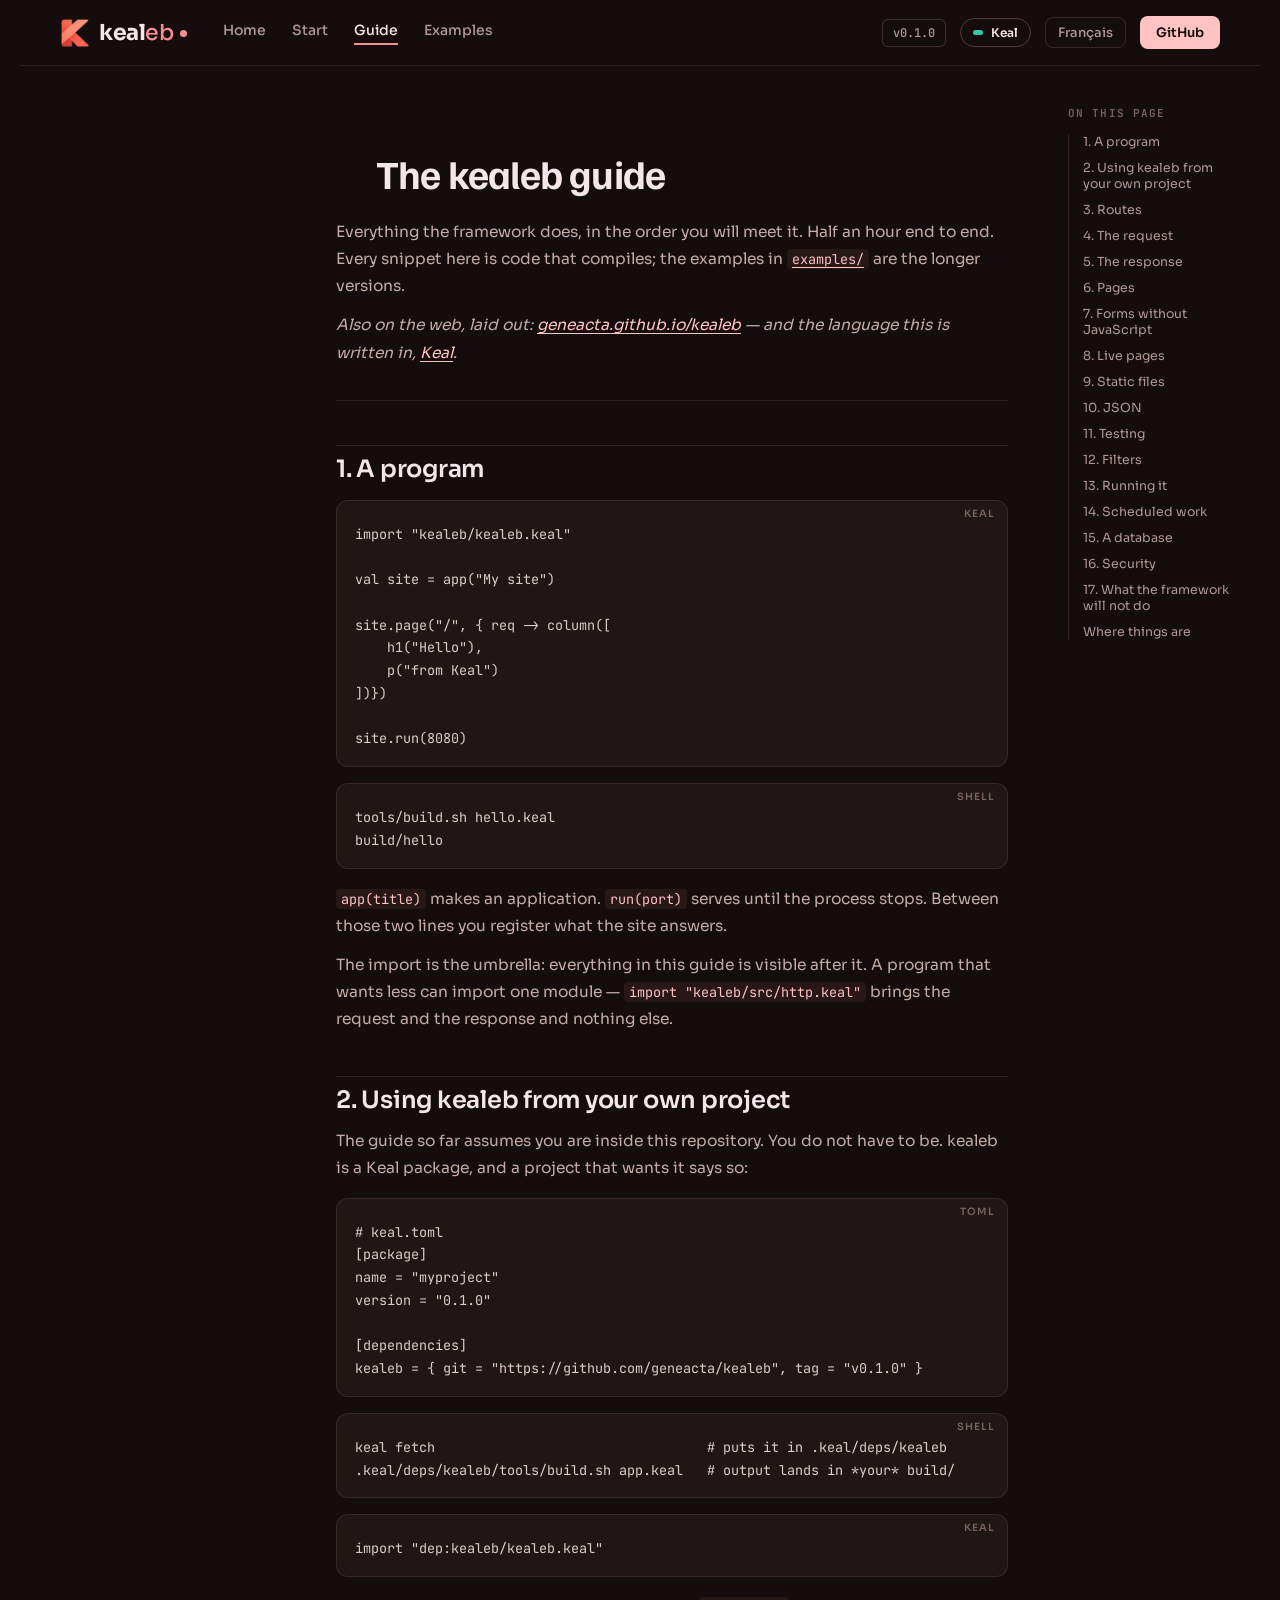
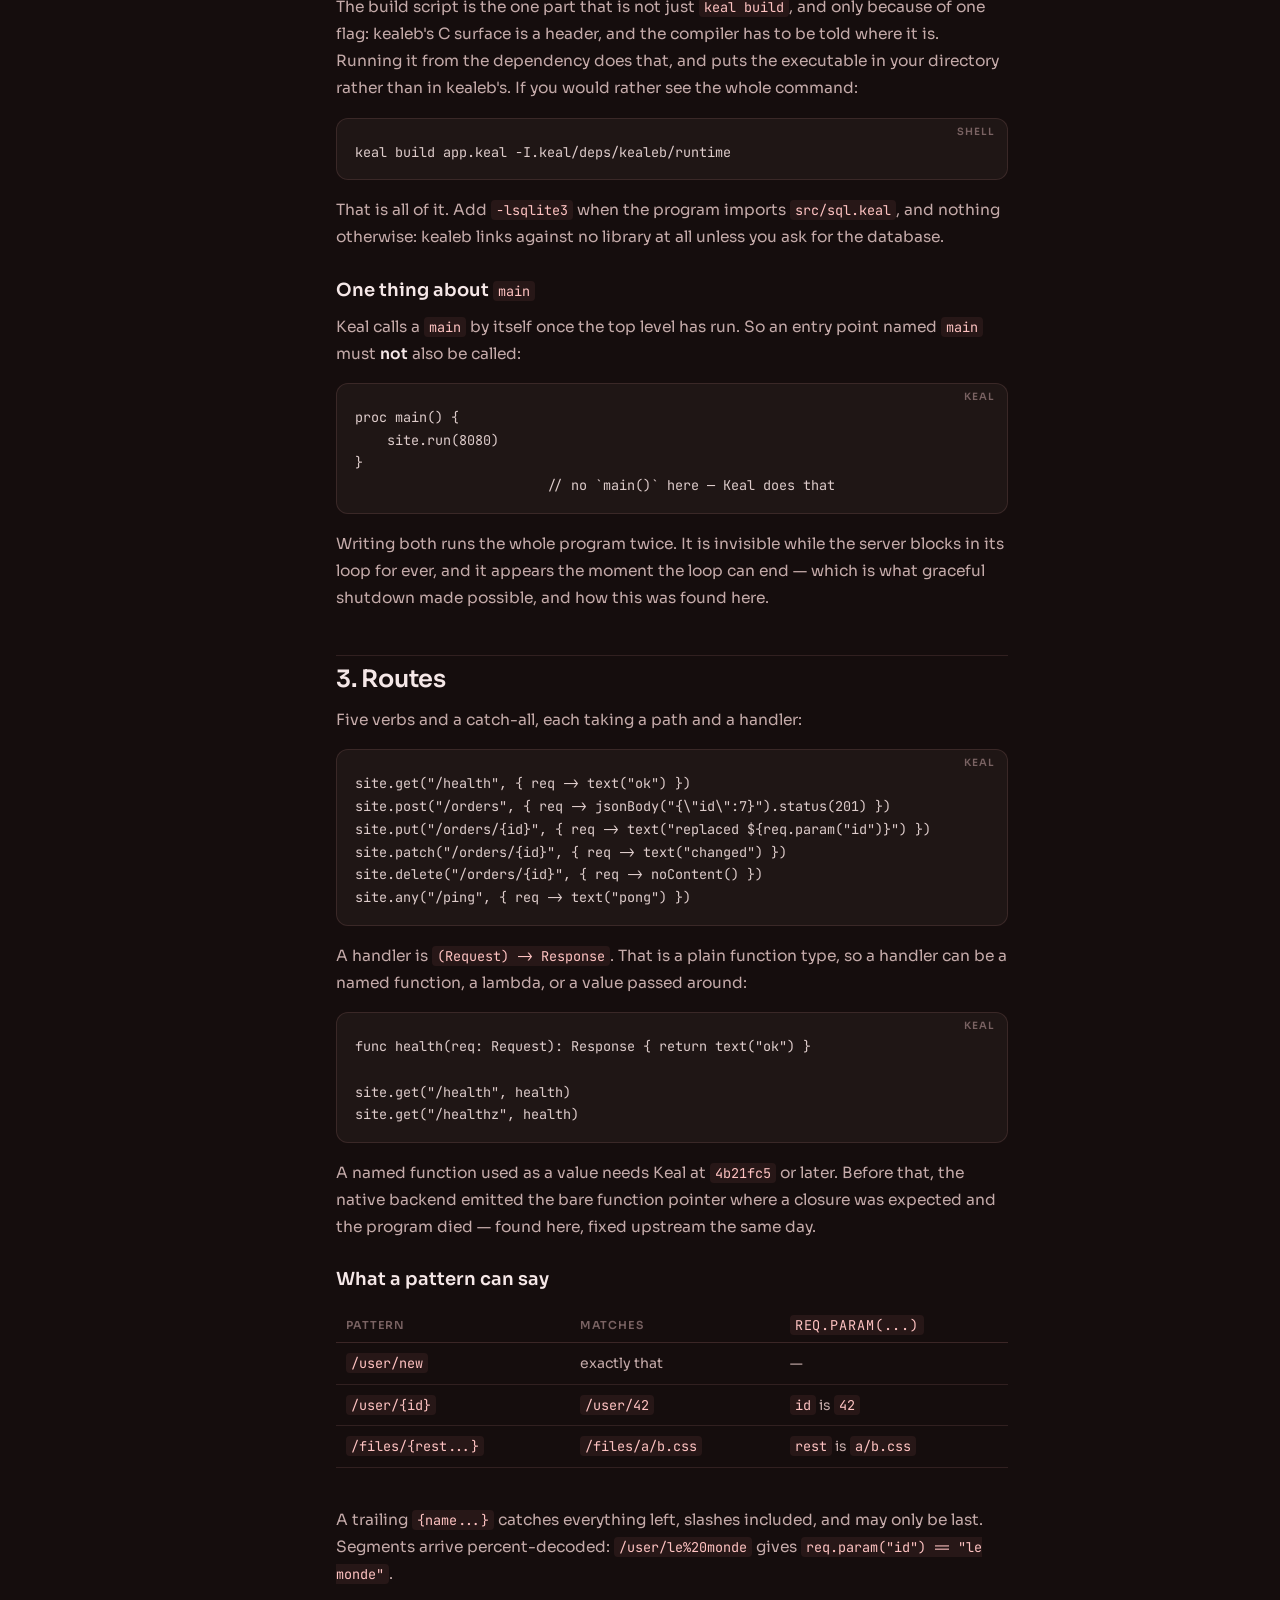
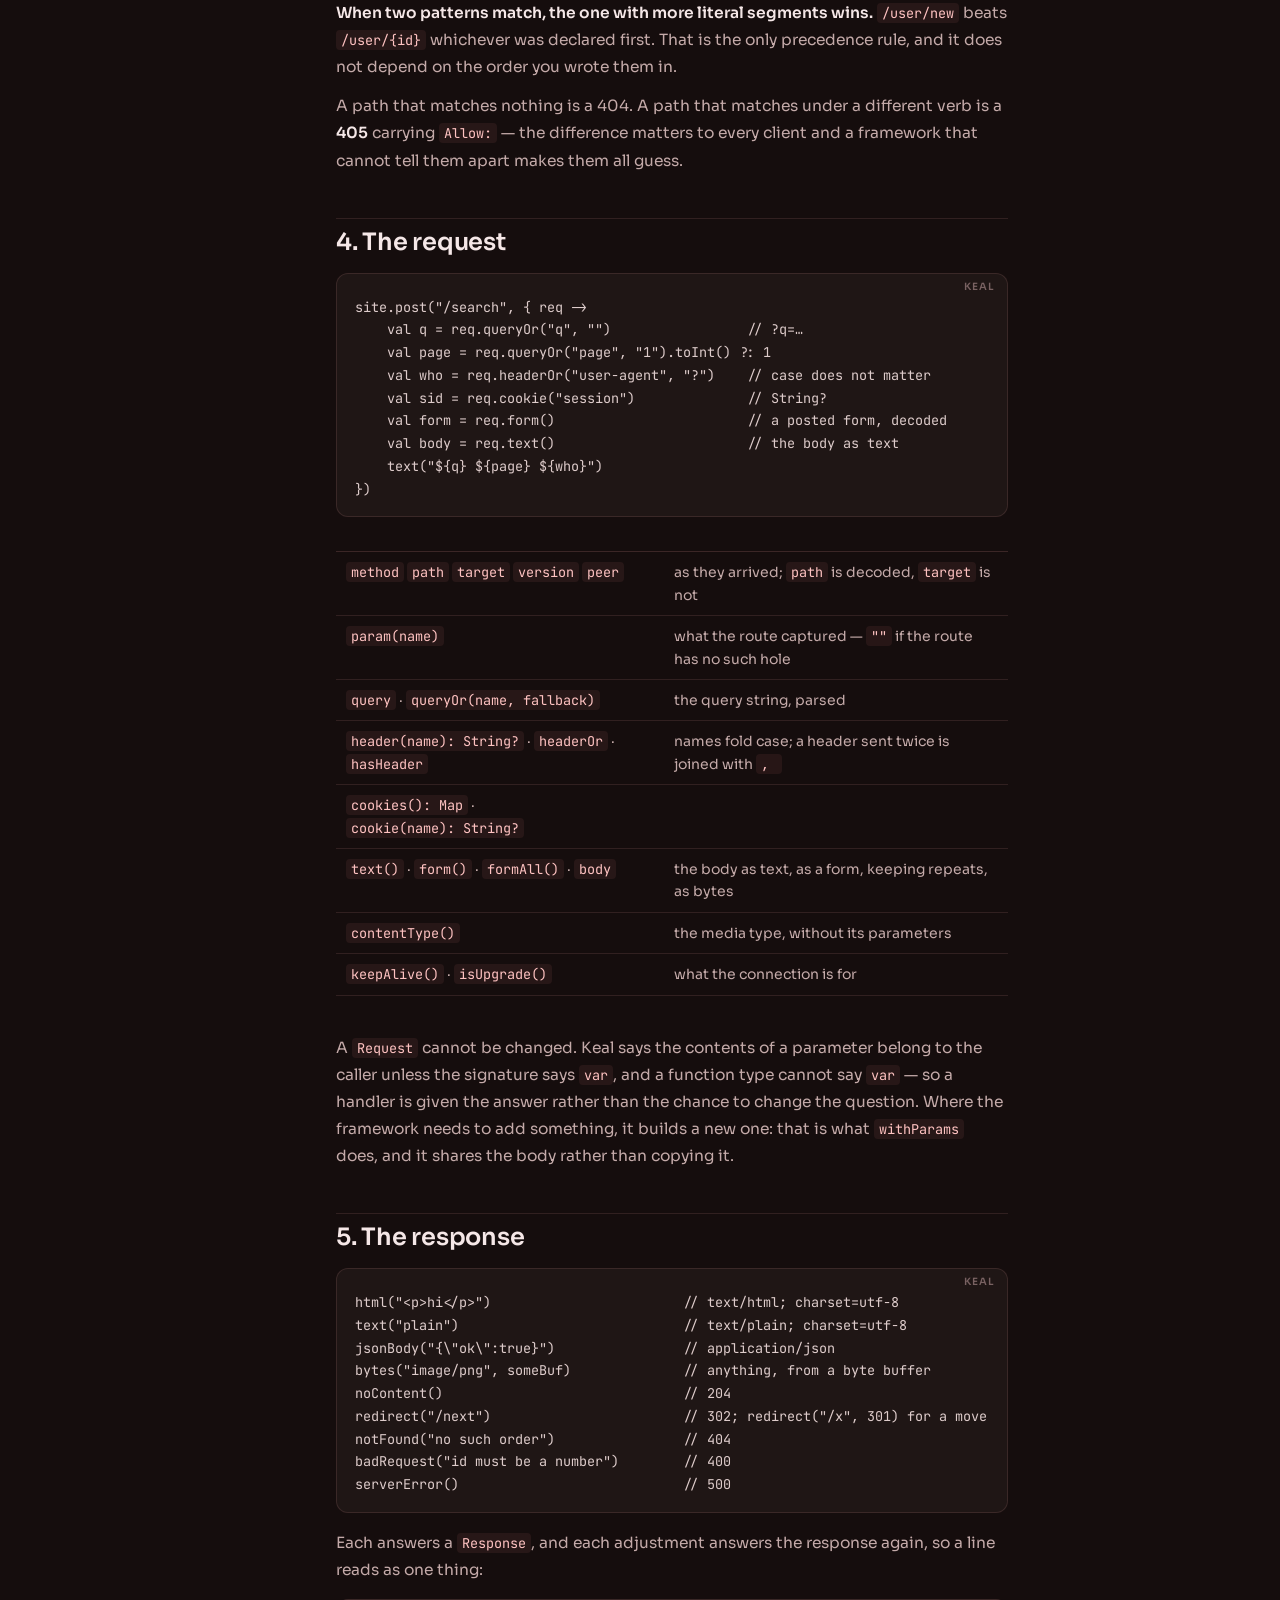
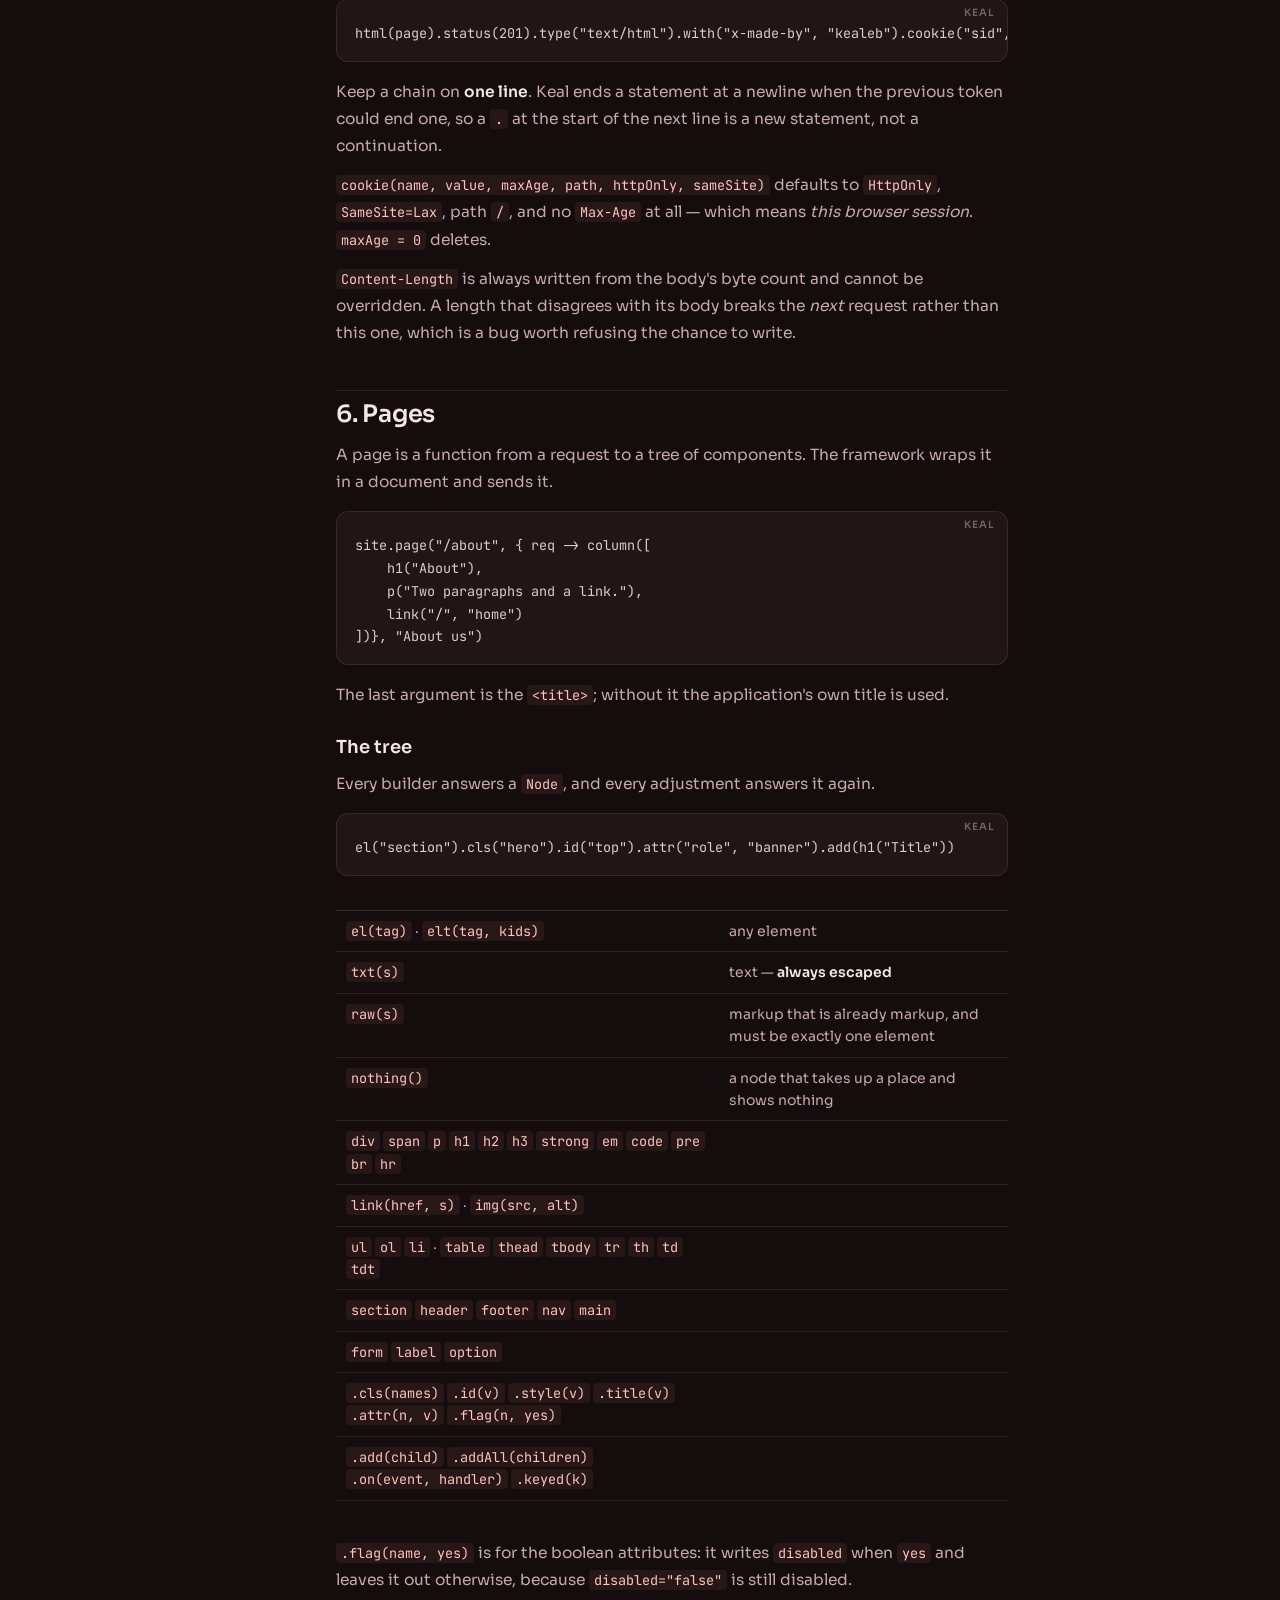
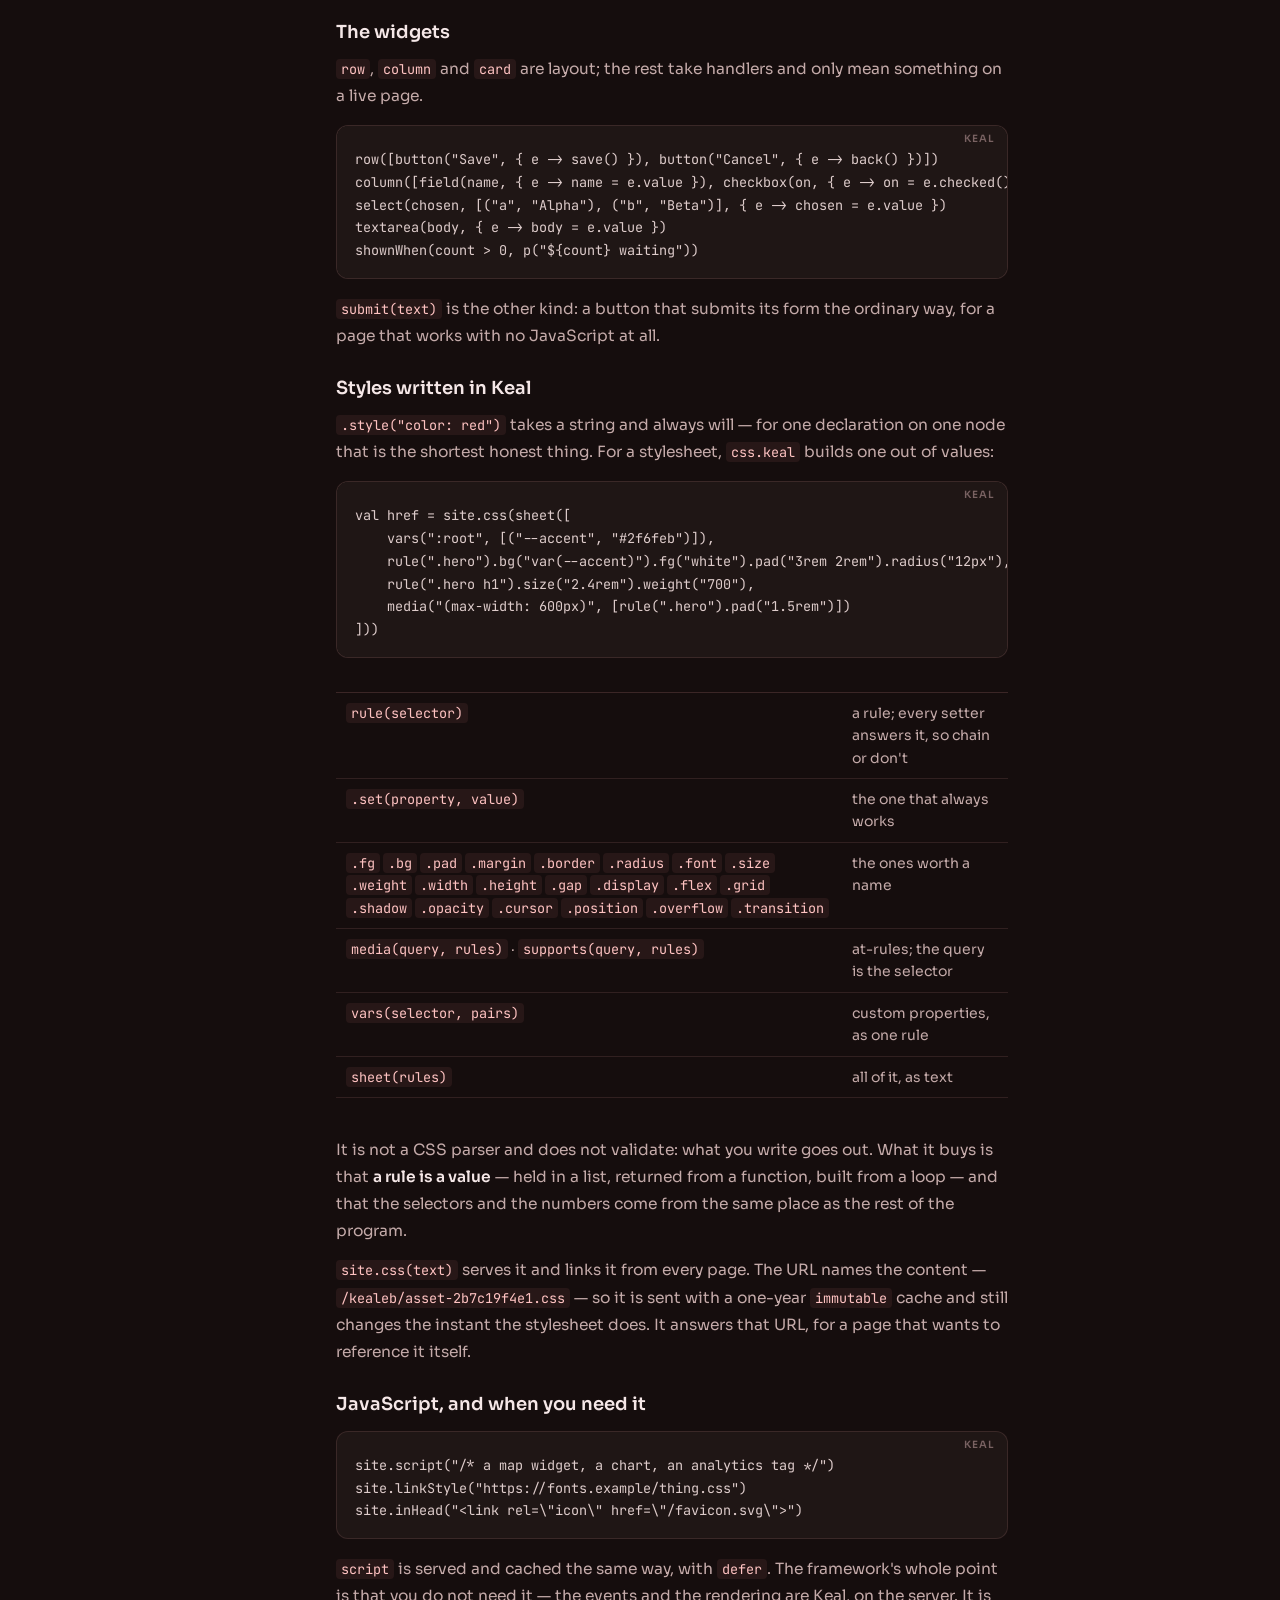
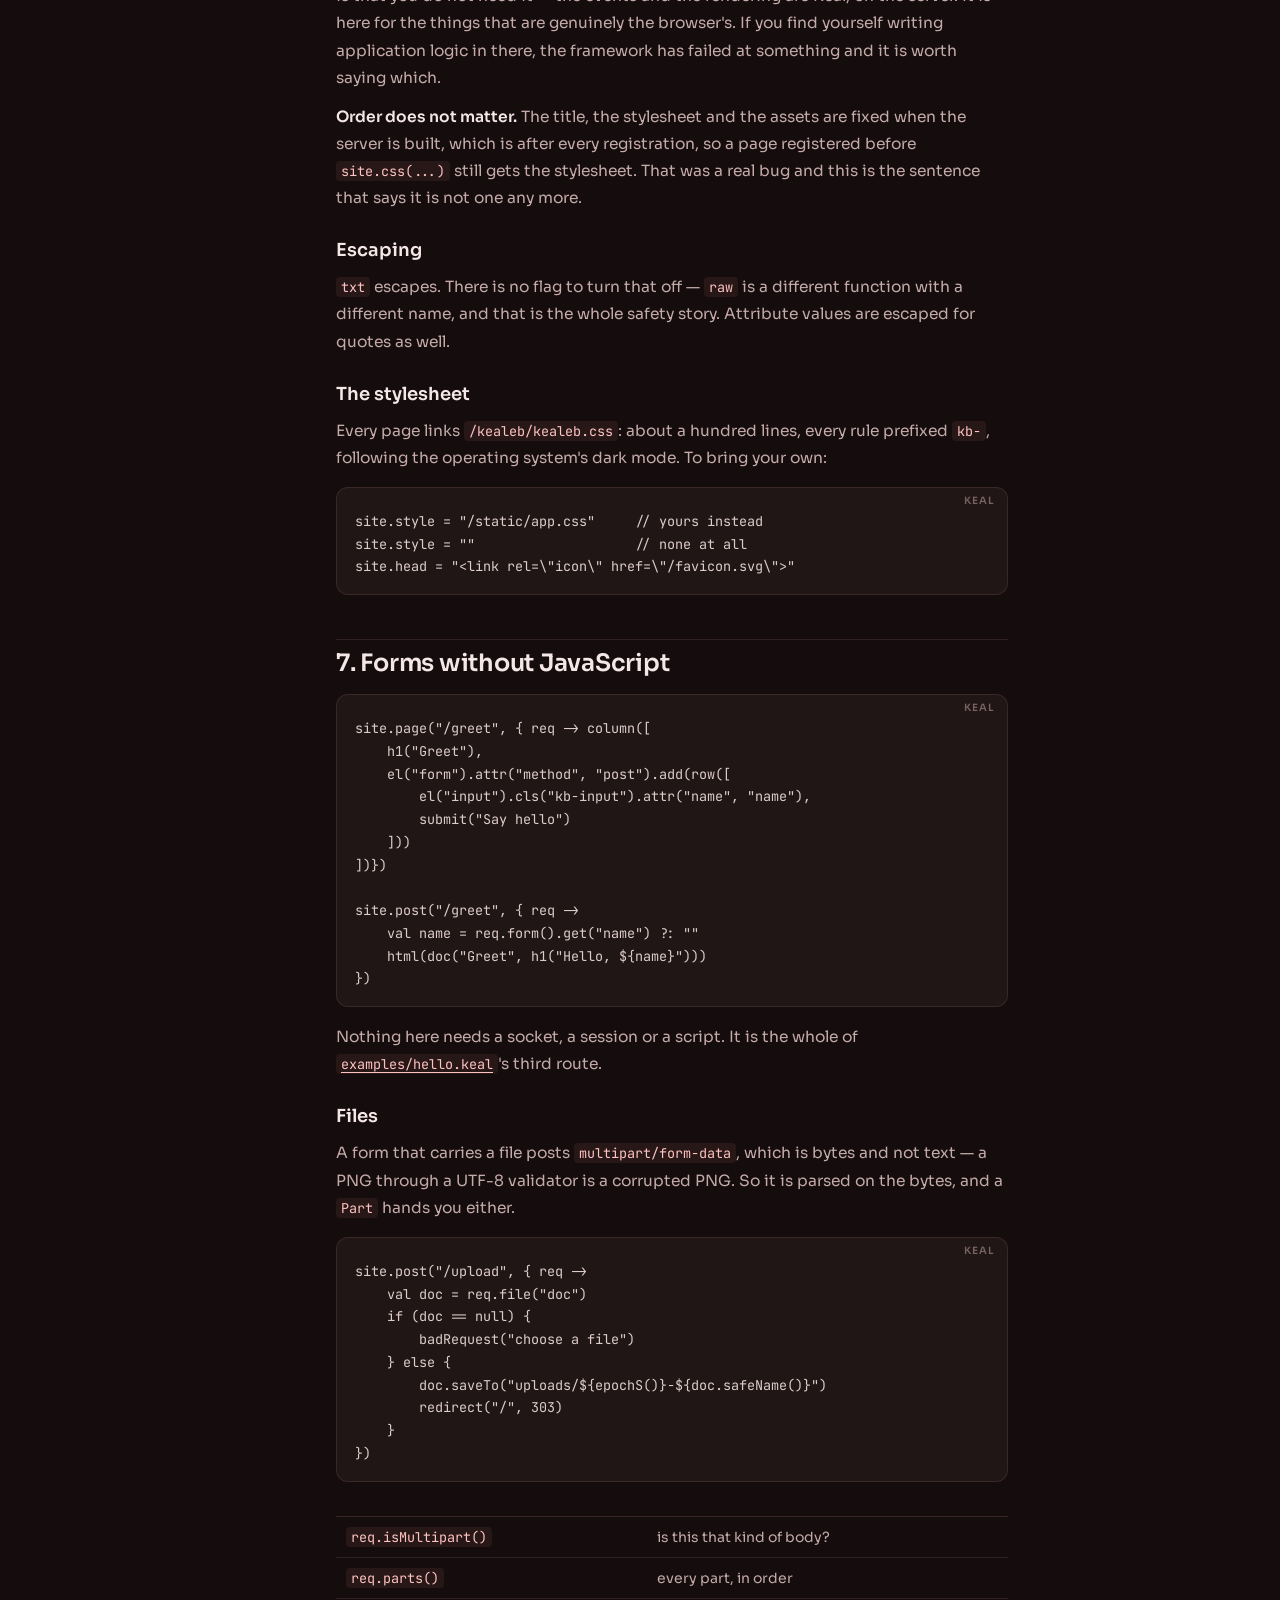
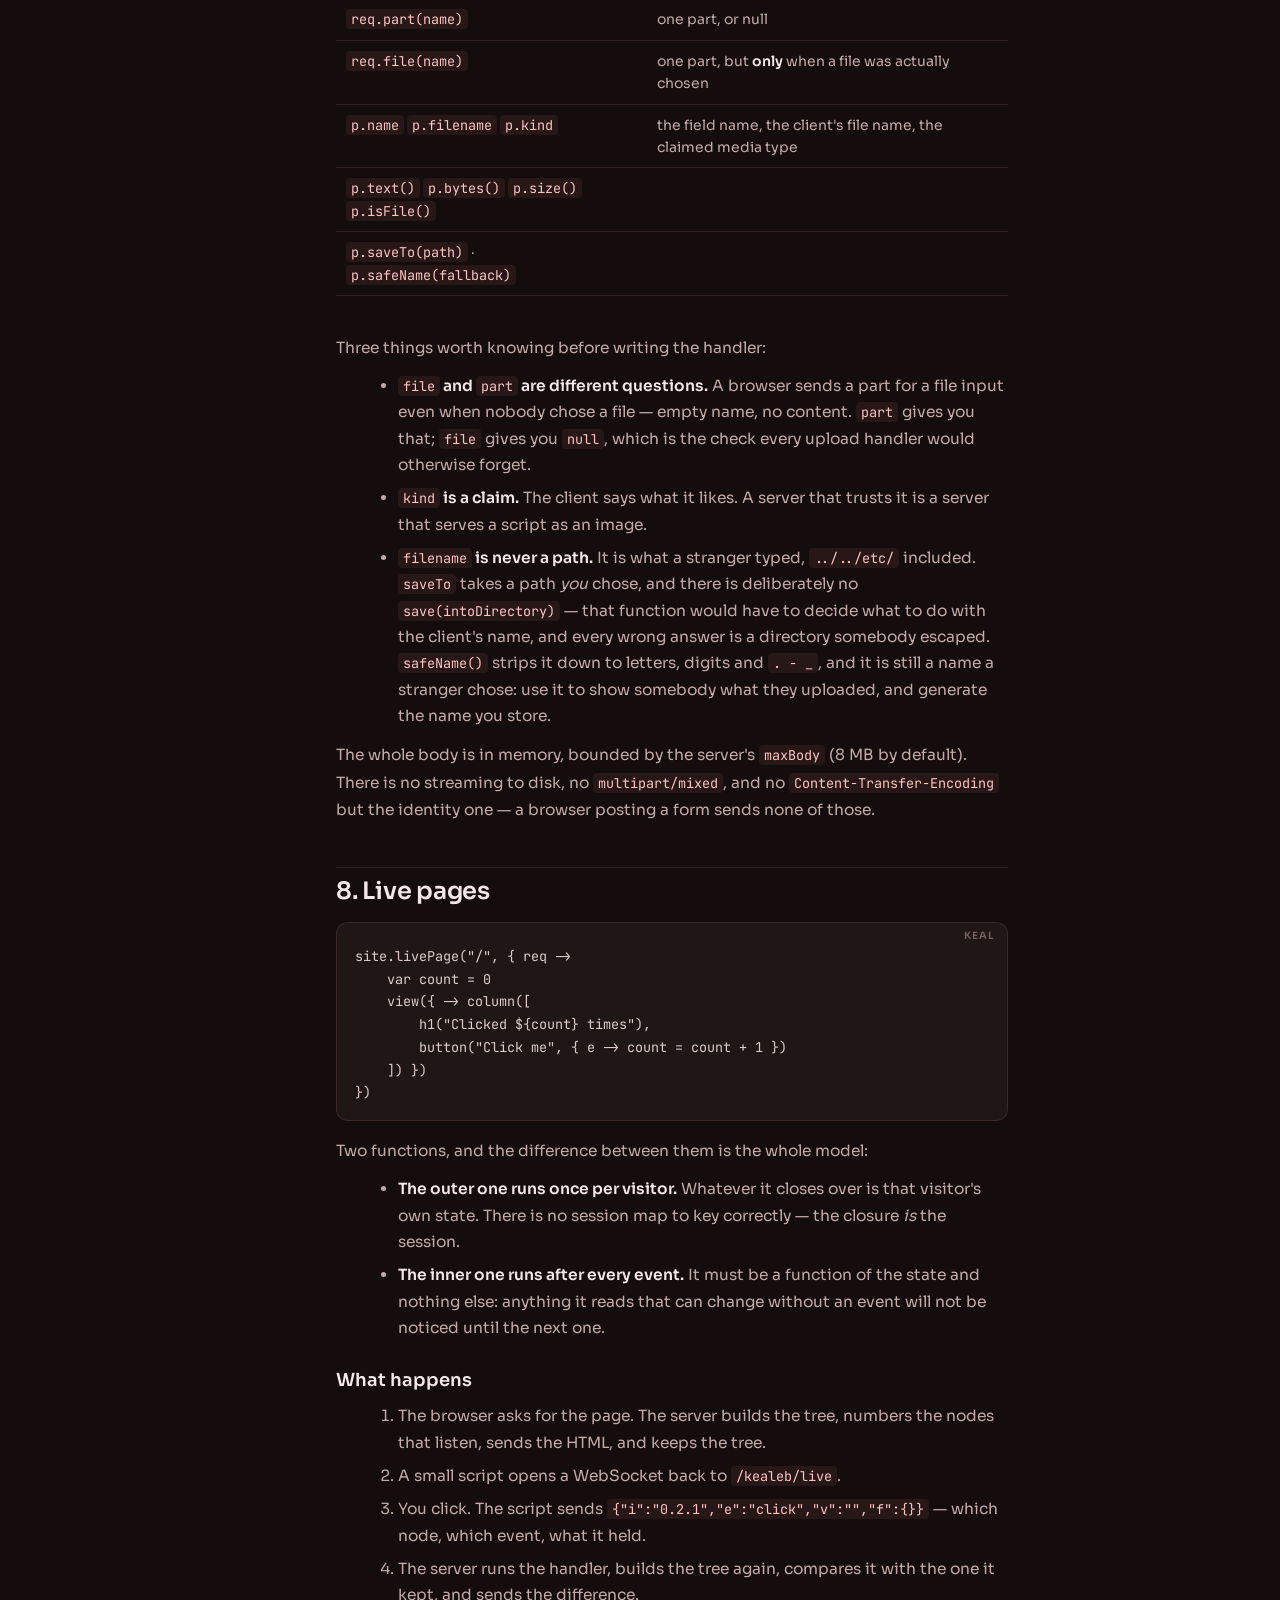
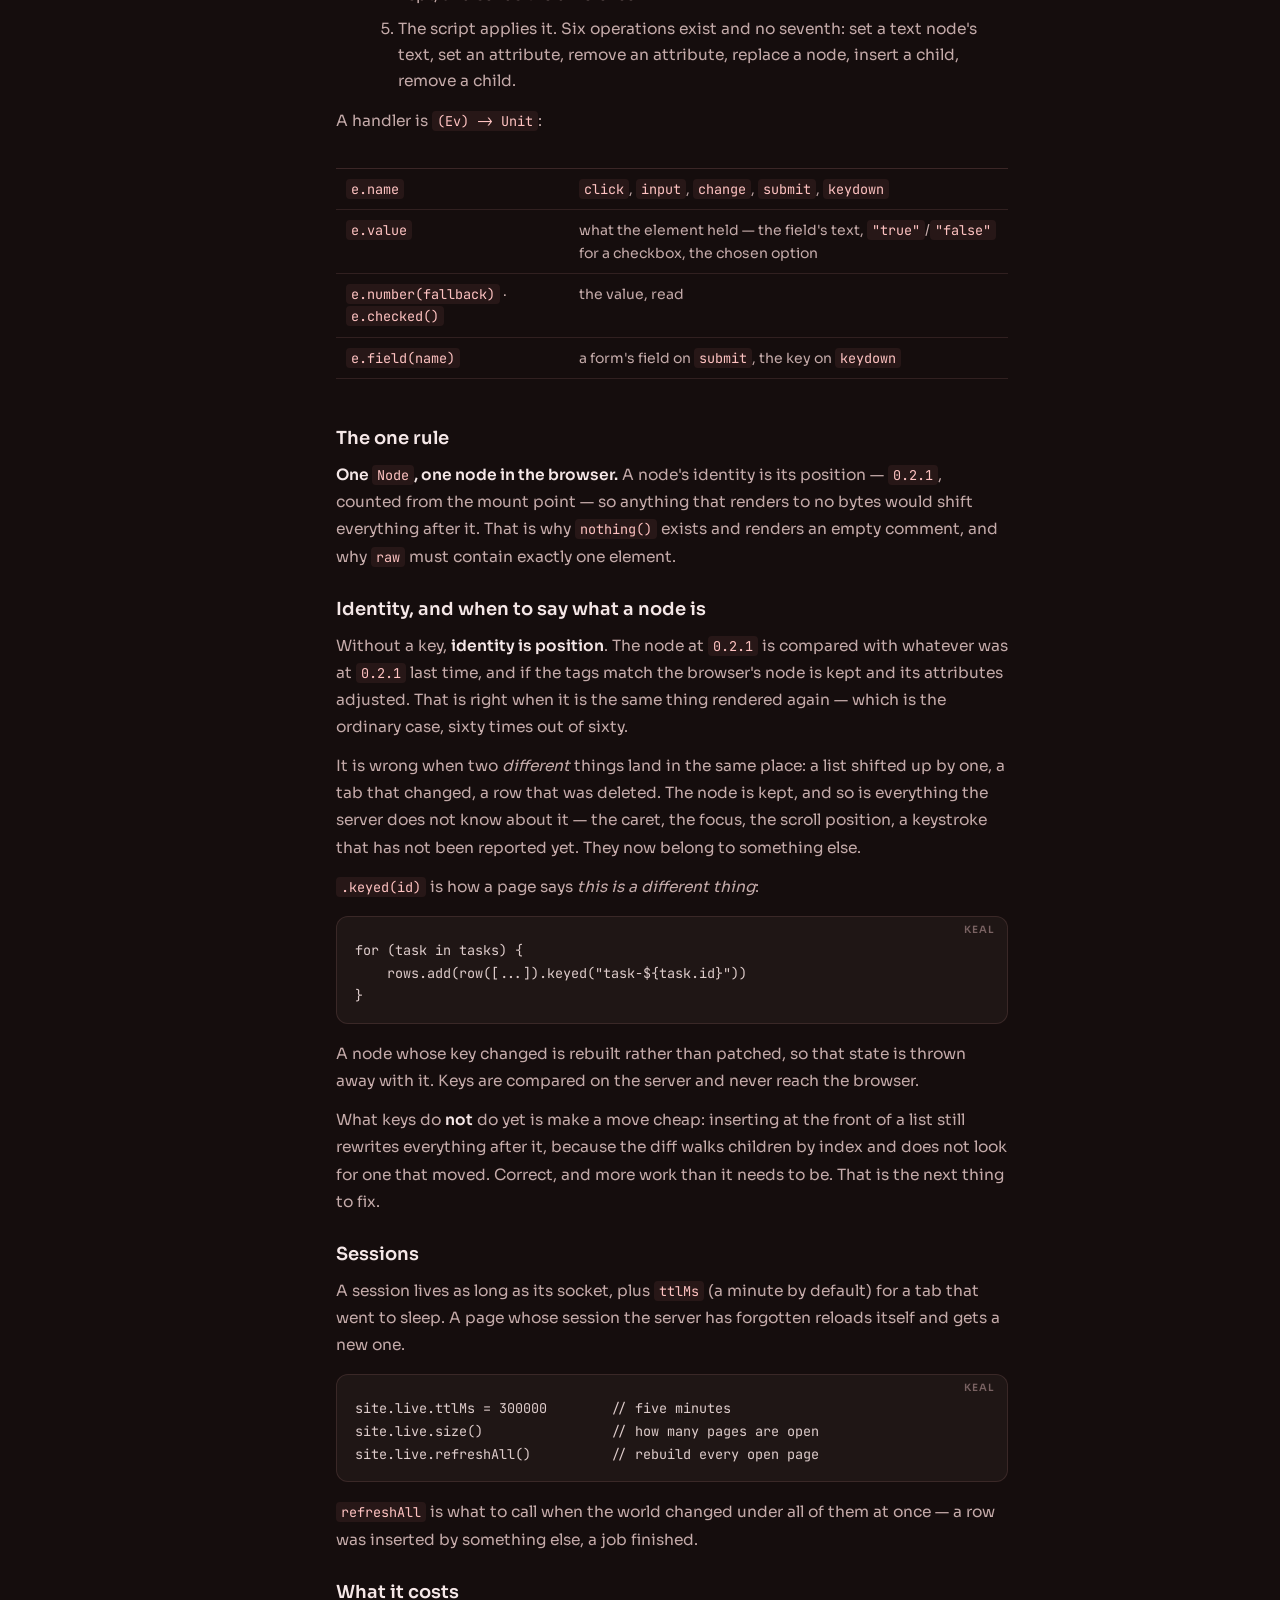
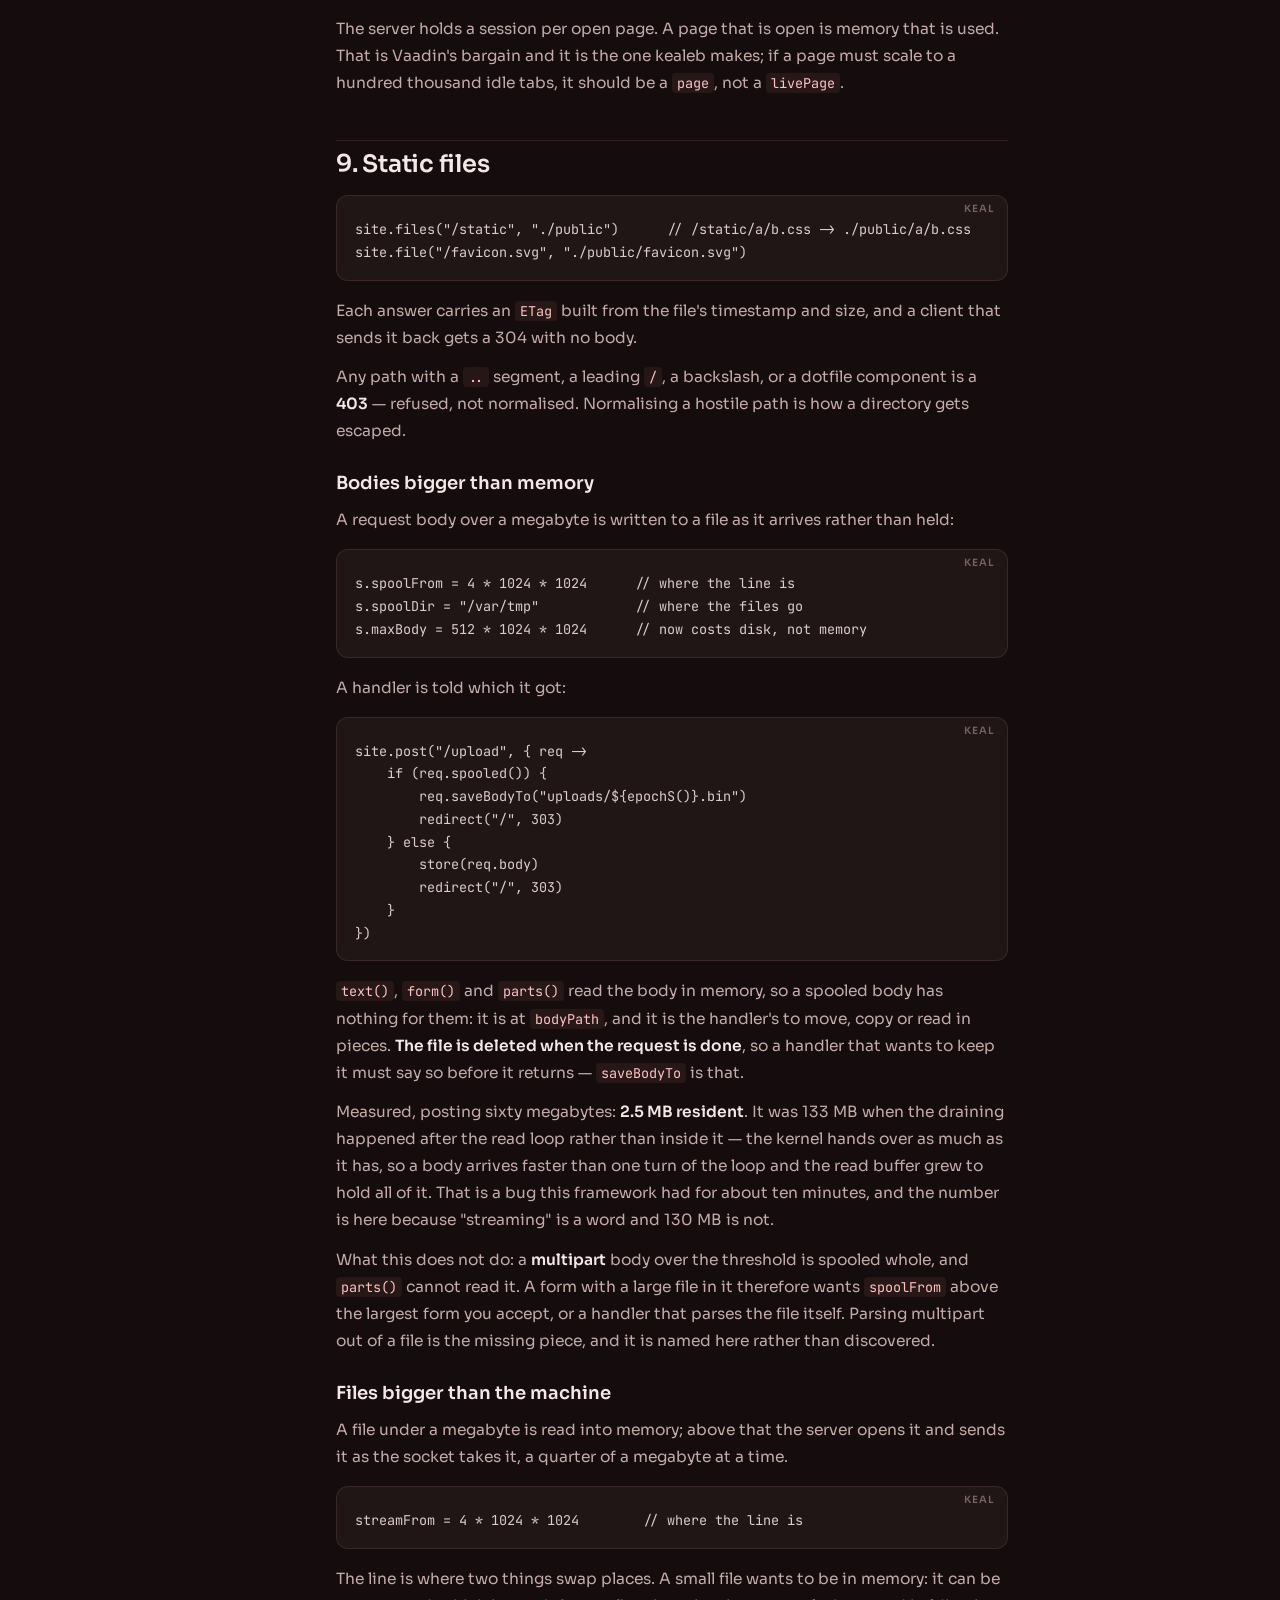
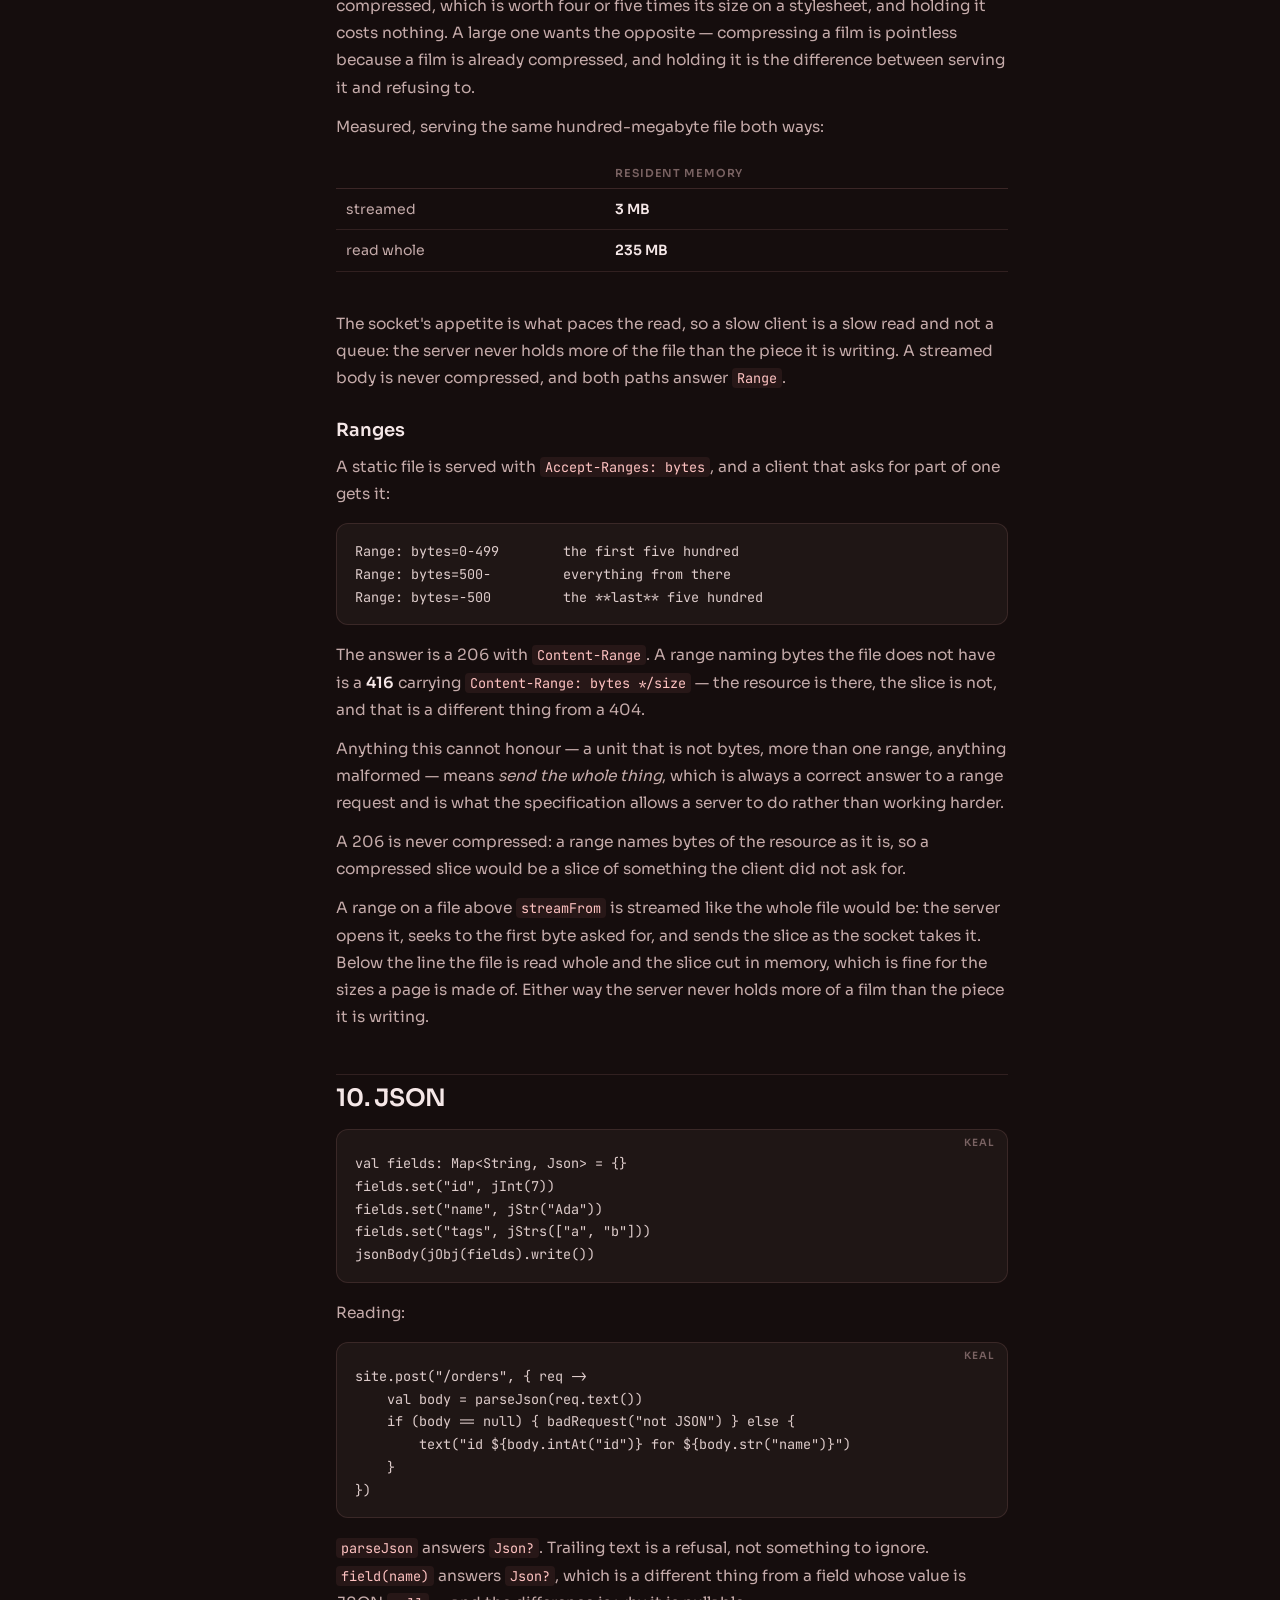
<file: site/guide.html>
<!doctype html>
<html lang="en">
<head>
<meta charset="utf-8">
<meta name="viewport" content="width=device-width, initial-scale=1">
<title>The kealeb guide</title>
<meta name="description" content="Routes, pages, live pages, the widgets, a database, security, and what the framework will not do.">
<link rel="canonical" href="https://geneacta.github.io/kealeb/guide.html">
<link rel="alternate" hreflang="en" href="https://geneacta.github.io/kealeb/guide.html">
<link rel="alternate" hreflang="fr" href="https://geneacta.github.io/kealeb/fr/guide.html">
<link rel="alternate" hreflang="x-default" href="https://geneacta.github.io/kealeb/guide.html">
<meta property="og:type" content="website">
<meta property="og:site_name" content="kealeb">
<meta property="og:locale" content="en_GB">
<meta property="og:title" content="The kealeb guide">
<meta property="og:description" content="Routes, pages, live pages, the widgets, a database, security, and what the framework will not do.">
<meta property="og:url" content="https://geneacta.github.io/kealeb/guide.html">
<meta name="twitter:card" content="summary">
<meta name="twitter:title" content="The kealeb guide">
<meta name="twitter:description" content="Routes, pages, live pages, the widgets, a database, security, and what the framework will not do.">
<link rel="preconnect" href="https://fonts.googleapis.com">
<link rel="preconnect" href="https://fonts.gstatic.com" crossorigin>
<link href="https://fonts.googleapis.com/css2?family=Sora:wght@400;500;600;700&family=JetBrains+Mono:wght@400;500;600;700&family=Familjen+Grotesk:wght@500;700&display=swap" rel="stylesheet">
<link rel="icon" type="image/png" href="assets/k.png">
<link rel="stylesheet" href="style.css">
</head>
<body>
<div class="wrap">
<nav class="nav">
  <div class="nav-left">
    <a class="mark" href="index.html">
      <img class="mark-k" src="assets/k.png" alt="">
      <span class="wordmark">keal<span class="suffix">eb</span></span>
    </a>
    <div class="nav-links"><a href="index.html">Home</a><a href="start.html">Start</a><a href="guide.html" class="tab-active">Guide</a><a href="examples.html">Examples</a></div>
  </div>
  <div class="nav-right">
    <span class="badge">v0.1.0</span>
    <a class="btn-keal" href="https://geneacta.github.io/keal/">Keal</a>
    <a class="btn-lang" href="fr/guide.html">Français</a>
    <a class="btn-gh" href="https://github.com/geneacta/kealeb">GitHub</a>
  </div>
</nav>
<div class="dgrid"><div></div><div class="dmain prose"><div class="doc-head"><h1>The kealeb guide</h1></div><p>Everything the framework does, in the order you will meet it. Half an hour end to end. Every snippet here is code that compiles; the examples in <a href="https://github.com/geneacta/kealeb/blob/main/examples"><code>examples/</code></a> are the longer versions.</p>
<p><em>Also on the web, laid out: <a href="https://geneacta.github.io/kealeb/">geneacta.github.io/kealeb</a> — and the language this is written in, <a href="https://geneacta.github.io/keal/">Keal</a>.</em></p>
<hr>
<h2 id="1-a-program">1. A program</h2>
<pre class="lang-keal"><code>import &quot;kealeb/kealeb.keal&quot;

val site = app(&quot;My site&quot;)

site.page(&quot;/&quot;, { req -&gt; column([
    h1(&quot;Hello&quot;),
    p(&quot;from Keal&quot;)
])})

site.run(8080)</code></pre>
<pre class="lang-sh"><code>tools/build.sh hello.keal
build/hello</code></pre>
<p><code>app(title)</code> makes an application. <code>run(port)</code> serves until the process stops. Between those two lines you register what the site answers.</p>
<p>The import is the umbrella: everything in this guide is visible after it. A program that wants less can import one module — <code>import "kealeb/src/http.keal"</code> brings the request and the response and nothing else.</p>
<h2 id="2-using-kealeb-from-your-own-project">2. Using kealeb from your own project</h2>
<p>The guide so far assumes you are inside this repository. You do not have to be. kealeb is a Keal package, and a project that wants it says so:</p>
<pre class="lang-toml"><code># keal.toml
[package]
name = &quot;myproject&quot;
version = &quot;0.1.0&quot;

[dependencies]
kealeb = { git = &quot;https://github.com/geneacta/kealeb&quot;, tag = &quot;v0.1.0&quot; }</code></pre>
<pre class="lang-sh"><code>keal fetch                                  # puts it in .keal/deps/kealeb
.keal/deps/kealeb/tools/build.sh app.keal   # output lands in *your* build/</code></pre>
<pre class="lang-keal"><code>import &quot;dep:kealeb/kealeb.keal&quot;</code></pre>
<p>The build script is the one part that is not just <code>keal build</code>, and only because of one flag: kealeb's C surface is a header, and the compiler has to be told where it is. Running it from the dependency does that, and puts the executable in your directory rather than in kealeb's. If you would rather see the whole command:</p>
<pre class="lang-sh"><code>keal build app.keal -I.keal/deps/kealeb/runtime</code></pre>
<p>That is all of it. Add <code>-lsqlite3</code> when the program imports <code>src/sql.keal</code>, and nothing otherwise: kealeb links against no library at all unless you ask for the database.</p>
<h3 id="one-thing-about-main">One thing about <code>main</code></h3>
<p>Keal calls a <code>main</code> by itself once the top level has run. So an entry point named <code>main</code> must <strong>not</strong> also be called:</p>
<pre class="lang-keal"><code>proc main() {
    site.run(8080)
}
                        // no `main()` here — Keal does that</code></pre>
<p>Writing both runs the whole program twice. It is invisible while the server blocks in its loop for ever, and it appears the moment the loop can end — which is what graceful shutdown made possible, and how this was found here.</p>
<h2 id="3-routes">3. Routes</h2>
<p>Five verbs and a catch-all, each taking a path and a handler:</p>
<pre class="lang-keal"><code>site.get(&quot;/health&quot;, { req -&gt; text(&quot;ok&quot;) })
site.post(&quot;/orders&quot;, { req -&gt; jsonBody(&quot;{\&quot;id\&quot;:7}&quot;).status(201) })
site.put(&quot;/orders/{id}&quot;, { req -&gt; text(&quot;replaced ${req.param(&quot;id&quot;)}&quot;) })
site.patch(&quot;/orders/{id}&quot;, { req -&gt; text(&quot;changed&quot;) })
site.delete(&quot;/orders/{id}&quot;, { req -&gt; noContent() })
site.any(&quot;/ping&quot;, { req -&gt; text(&quot;pong&quot;) })</code></pre>
<p>A handler is <code>(Request) -&gt; Response</code>. That is a plain function type, so a handler can be a named function, a lambda, or a value passed around:</p>
<pre class="lang-keal"><code>func health(req: Request): Response { return text(&quot;ok&quot;) }

site.get(&quot;/health&quot;, health)
site.get(&quot;/healthz&quot;, health)</code></pre>
<p>A named function used as a value needs Keal at <code>4b21fc5</code> or later. Before that, the native backend emitted the bare function pointer where a closure was expected and the program died — found here, fixed upstream the same day.</p>
<h3 id="what-a-pattern-can-say">What a pattern can say</h3>
<div class="tablewrap"><table><thead><tr><th>pattern</th><th>matches</th><th><code>req.param(...)</code></th></tr></thead><tbody><tr><td><code>/user/new</code></td><td>exactly that</td><td>—</td></tr><tr><td><code>/user/{id}</code></td><td><code>/user/42</code></td><td><code>id</code> is <code>42</code></td></tr><tr><td><code>/files/{rest...}</code></td><td><code>/files/a/b.css</code></td><td><code>rest</code> is <code>a/b.css</code></td></tr></tbody></table></div>
<p>A trailing <code>{name...}</code> catches everything left, slashes included, and may only be last. Segments arrive percent-decoded: <code>/user/le%20monde</code> gives <code>req.param("id") == "le monde"</code>.</p>
<p><strong>When two patterns match, the one with more literal segments wins.</strong> <code>/user/new</code> beats <code>/user/{id}</code> whichever was declared first. That is the only precedence rule, and it does not depend on the order you wrote them in.</p>
<p>A path that matches nothing is a 404. A path that matches under a different verb is a <strong>405</strong> carrying <code>Allow:</code> — the difference matters to every client and a framework that cannot tell them apart makes them all guess.</p>
<h2 id="4-the-request">4. The request</h2>
<pre class="lang-keal"><code>site.post(&quot;/search&quot;, { req -&gt;
    val q = req.queryOr(&quot;q&quot;, &quot;&quot;)                 // ?q=…
    val page = req.queryOr(&quot;page&quot;, &quot;1&quot;).toInt() ?: 1
    val who = req.headerOr(&quot;user-agent&quot;, &quot;?&quot;)    // case does not matter
    val sid = req.cookie(&quot;session&quot;)              // String?
    val form = req.form()                        // a posted form, decoded
    val body = req.text()                        // the body as text
    text(&quot;${q} ${page} ${who}&quot;)
})</code></pre>
<div class="tablewrap"><table><thead><tr><th></th><th></th></tr></thead><tbody><tr><td><code>method</code> <code>path</code> <code>target</code> <code>version</code> <code>peer</code></td><td>as they arrived; <code>path</code> is decoded, <code>target</code> is not</td></tr><tr><td><code>param(name)</code></td><td>what the route captured — <code>""</code> if the route has no such hole</td></tr><tr><td><code>query</code> · <code>queryOr(name, fallback)</code></td><td>the query string, parsed</td></tr><tr><td><code>header(name): String?</code> · <code>headerOr</code> · <code>hasHeader</code></td><td>names fold case; a header sent twice is joined with <code>, </code></td></tr><tr><td><code>cookies(): Map</code> · <code>cookie(name): String?</code></td><td></td></tr><tr><td><code>text()</code> · <code>form()</code> · <code>formAll()</code> · <code>body</code></td><td>the body as text, as a form, keeping repeats, as bytes</td></tr><tr><td><code>contentType()</code></td><td>the media type, without its parameters</td></tr><tr><td><code>keepAlive()</code> · <code>isUpgrade()</code></td><td>what the connection is for</td></tr></tbody></table></div>
<p>A <code>Request</code> cannot be changed. Keal says the contents of a parameter belong to the caller unless the signature says <code>var</code>, and a function type cannot say <code>var</code> — so a handler is given the answer rather than the chance to change the question. Where the framework needs to add something, it builds a new one: that is what <code>withParams</code> does, and it shares the body rather than copying it.</p>
<h2 id="5-the-response">5. The response</h2>
<pre class="lang-keal"><code>html(&quot;&lt;p&gt;hi&lt;/p&gt;&quot;)                        // text/html; charset=utf-8
text(&quot;plain&quot;)                            // text/plain; charset=utf-8
jsonBody(&quot;{\&quot;ok\&quot;:true}&quot;)                // application/json
bytes(&quot;image/png&quot;, someBuf)              // anything, from a byte buffer
noContent()                              // 204
redirect(&quot;/next&quot;)                        // 302; redirect(&quot;/x&quot;, 301) for a move
notFound(&quot;no such order&quot;)                // 404
badRequest(&quot;id must be a number&quot;)        // 400
serverError()                            // 500</code></pre>
<p>Each answers a <code>Response</code>, and each adjustment answers the response again, so a line reads as one thing:</p>
<pre class="lang-keal"><code>html(page).status(201).type(&quot;text/html&quot;).with(&quot;x-made-by&quot;, &quot;kealeb&quot;).cookie(&quot;sid&quot;, token, 3600)</code></pre>
<p>Keep a chain on <strong>one line</strong>. Keal ends a statement at a newline when the previous token could end one, so a <code>.</code> at the start of the next line is a new statement, not a continuation.</p>
<p><code>cookie(name, value, maxAge, path, httpOnly, sameSite)</code> defaults to <code>HttpOnly</code>, <code>SameSite=Lax</code>, path <code>/</code>, and no <code>Max-Age</code> at all — which means <em>this browser session</em>. <code>maxAge = 0</code> deletes.</p>
<p><code>Content-Length</code> is always written from the body's byte count and cannot be overridden. A length that disagrees with its body breaks the <em>next</em> request rather than this one, which is a bug worth refusing the chance to write.</p>
<h2 id="6-pages">6. Pages</h2>
<p>A page is a function from a request to a tree of components. The framework wraps it in a document and sends it.</p>
<pre class="lang-keal"><code>site.page(&quot;/about&quot;, { req -&gt; column([
    h1(&quot;About&quot;),
    p(&quot;Two paragraphs and a link.&quot;),
    link(&quot;/&quot;, &quot;home&quot;)
])}, &quot;About us&quot;)</code></pre>
<p>The last argument is the <code>&lt;title&gt;</code>; without it the application's own title is used.</p>
<h3 id="the-tree">The tree</h3>
<p>Every builder answers a <code>Node</code>, and every adjustment answers it again.</p>
<pre class="lang-keal"><code>el(&quot;section&quot;).cls(&quot;hero&quot;).id(&quot;top&quot;).attr(&quot;role&quot;, &quot;banner&quot;).add(h1(&quot;Title&quot;))</code></pre>
<div class="tablewrap"><table><thead><tr><th></th><th></th></tr></thead><tbody><tr><td><code>el(tag)</code> · <code>elt(tag, kids)</code></td><td>any element</td></tr><tr><td><code>txt(s)</code></td><td>text — <strong>always escaped</strong></td></tr><tr><td><code>raw(s)</code></td><td>markup that is already markup, and must be exactly one element</td></tr><tr><td><code>nothing()</code></td><td>a node that takes up a place and shows nothing</td></tr><tr><td><code>div</code> <code>span</code> <code>p</code> <code>h1</code> <code>h2</code> <code>h3</code> <code>strong</code> <code>em</code> <code>code</code> <code>pre</code> <code>br</code> <code>hr</code></td><td></td></tr><tr><td><code>link(href, s)</code> · <code>img(src, alt)</code></td><td></td></tr><tr><td><code>ul</code> <code>ol</code> <code>li</code> · <code>table</code> <code>thead</code> <code>tbody</code> <code>tr</code> <code>th</code> <code>td</code> <code>tdt</code></td><td></td></tr><tr><td><code>section</code> <code>header</code> <code>footer</code> <code>nav</code> <code>main</code></td><td></td></tr><tr><td><code>form</code> <code>label</code> <code>option</code></td><td></td></tr><tr><td><code>.cls(names)</code> <code>.id(v)</code> <code>.style(v)</code> <code>.title(v)</code> <code>.attr(n, v)</code> <code>.flag(n, yes)</code></td><td></td></tr><tr><td><code>.add(child)</code> <code>.addAll(children)</code> <code>.on(event, handler)</code> <code>.keyed(k)</code></td><td></td></tr></tbody></table></div>
<p><code>.flag(name, yes)</code> is for the boolean attributes: it writes <code>disabled</code> when <code>yes</code> and leaves it out otherwise, because <code>disabled="false"</code> is still disabled.</p>
<h3 id="the-widgets">The widgets</h3>
<p><code>row</code>, <code>column</code> and <code>card</code> are layout; the rest take handlers and only mean something on a live page.</p>
<pre class="lang-keal"><code>row([button(&quot;Save&quot;, { e -&gt; save() }), button(&quot;Cancel&quot;, { e -&gt; back() })])
column([field(name, { e -&gt; name = e.value }), checkbox(on, { e -&gt; on = e.checked() })])
select(chosen, [(&quot;a&quot;, &quot;Alpha&quot;), (&quot;b&quot;, &quot;Beta&quot;)], { e -&gt; chosen = e.value })
textarea(body, { e -&gt; body = e.value })
shownWhen(count &gt; 0, p(&quot;${count} waiting&quot;))</code></pre>
<p><code>submit(text)</code> is the other kind: a button that submits its form the ordinary way, for a page that works with no JavaScript at all.</p>
<h3 id="styles-written-in-keal">Styles written in Keal</h3>
<p><code>.style("color: red")</code> takes a string and always will — for one declaration on one node that is the shortest honest thing. For a stylesheet, <code>css.keal</code> builds one out of values:</p>
<pre class="lang-keal"><code>val href = site.css(sheet([
    vars(&quot;:root&quot;, [(&quot;--accent&quot;, &quot;#2f6feb&quot;)]),
    rule(&quot;.hero&quot;).bg(&quot;var(--accent)&quot;).fg(&quot;white&quot;).pad(&quot;3rem 2rem&quot;).radius(&quot;12px&quot;),
    rule(&quot;.hero h1&quot;).size(&quot;2.4rem&quot;).weight(&quot;700&quot;),
    media(&quot;(max-width: 600px)&quot;, [rule(&quot;.hero&quot;).pad(&quot;1.5rem&quot;)])
]))</code></pre>
<div class="tablewrap"><table><thead><tr><th></th><th></th></tr></thead><tbody><tr><td><code>rule(selector)</code></td><td>a rule; every setter answers it, so chain or don't</td></tr><tr><td><code>.set(property, value)</code></td><td>the one that always works</td></tr><tr><td><code>.fg</code> <code>.bg</code> <code>.pad</code> <code>.margin</code> <code>.border</code> <code>.radius</code> <code>.font</code> <code>.size</code> <code>.weight</code> <code>.width</code> <code>.height</code> <code>.gap</code> <code>.display</code> <code>.flex</code> <code>.grid</code> <code>.shadow</code> <code>.opacity</code> <code>.cursor</code> <code>.position</code> <code>.overflow</code> <code>.transition</code></td><td>the ones worth a name</td></tr><tr><td><code>media(query, rules)</code> · <code>supports(query, rules)</code></td><td>at-rules; the query is the selector</td></tr><tr><td><code>vars(selector, pairs)</code></td><td>custom properties, as one rule</td></tr><tr><td><code>sheet(rules)</code></td><td>all of it, as text</td></tr></tbody></table></div>
<p>It is not a CSS parser and does not validate: what you write goes out. What it buys is that <strong>a rule is a value</strong> — held in a list, returned from a function, built from a loop — and that the selectors and the numbers come from the same place as the rest of the program.</p>
<p><code>site.css(text)</code> serves it and links it from every page. The URL names the content — <code>/kealeb/asset-2b7c19f4e1.css</code> — so it is sent with a one-year <code>immutable</code> cache and still changes the instant the stylesheet does. It answers that URL, for a page that wants to reference it itself.</p>
<h3 id="javascript-and-when-you-need-it">JavaScript, and when you need it</h3>
<pre class="lang-keal"><code>site.script(&quot;/* a map widget, a chart, an analytics tag */&quot;)
site.linkStyle(&quot;https://fonts.example/thing.css&quot;)
site.inHead(&quot;&lt;link rel=\&quot;icon\&quot; href=\&quot;/favicon.svg\&quot;&gt;&quot;)</code></pre>
<p><code>script</code> is served and cached the same way, with <code>defer</code>. The framework's whole point is that you do not need it — the events and the rendering are Keal, on the server. It is here for the things that are genuinely the browser's. If you find yourself writing application logic in there, the framework has failed at something and it is worth saying which.</p>
<p><strong>Order does not matter.</strong> The title, the stylesheet and the assets are fixed when the server is built, which is after every registration, so a page registered before <code>site.css(...)</code> still gets the stylesheet. That was a real bug and this is the sentence that says it is not one any more.</p>
<h3 id="escaping">Escaping</h3>
<p><code>txt</code> escapes. There is no flag to turn that off — <code>raw</code> is a different function with a different name, and that is the whole safety story. Attribute values are escaped for quotes as well.</p>
<h3 id="the-stylesheet">The stylesheet</h3>
<p>Every page links <code>/kealeb/kealeb.css</code>: about a hundred lines, every rule prefixed <code>kb-</code>, following the operating system's dark mode. To bring your own:</p>
<pre class="lang-keal"><code>site.style = &quot;/static/app.css&quot;     // yours instead
site.style = &quot;&quot;                    // none at all
site.head = &quot;&lt;link rel=\&quot;icon\&quot; href=\&quot;/favicon.svg\&quot;&gt;&quot;</code></pre>
<h2 id="7-forms-without-javascript">7. Forms without JavaScript</h2>
<pre class="lang-keal"><code>site.page(&quot;/greet&quot;, { req -&gt; column([
    h1(&quot;Greet&quot;),
    el(&quot;form&quot;).attr(&quot;method&quot;, &quot;post&quot;).add(row([
        el(&quot;input&quot;).cls(&quot;kb-input&quot;).attr(&quot;name&quot;, &quot;name&quot;),
        submit(&quot;Say hello&quot;)
    ]))
])})

site.post(&quot;/greet&quot;, { req -&gt;
    val name = req.form().get(&quot;name&quot;) ?: &quot;&quot;
    html(doc(&quot;Greet&quot;, h1(&quot;Hello, ${name}&quot;)))
})</code></pre>
<p>Nothing here needs a socket, a session or a script. It is the whole of <a href="examples.html#hello"><code>examples/hello.keal</code></a>'s third route.</p>
<h3 id="files">Files</h3>
<p>A form that carries a file posts <code>multipart/form-data</code>, which is bytes and not text — a PNG through a UTF-8 validator is a corrupted PNG. So it is parsed on the bytes, and a <code>Part</code> hands you either.</p>
<pre class="lang-keal"><code>site.post(&quot;/upload&quot;, { req -&gt;
    val doc = req.file(&quot;doc&quot;)
    if (doc == null) {
        badRequest(&quot;choose a file&quot;)
    } else {
        doc.saveTo(&quot;uploads/${epochS()}-${doc.safeName()}&quot;)
        redirect(&quot;/&quot;, 303)
    }
})</code></pre>
<div class="tablewrap"><table><thead><tr><th></th><th></th></tr></thead><tbody><tr><td><code>req.isMultipart()</code></td><td>is this that kind of body?</td></tr><tr><td><code>req.parts()</code></td><td>every part, in order</td></tr><tr><td><code>req.part(name)</code></td><td>one part, or null</td></tr><tr><td><code>req.file(name)</code></td><td>one part, but <strong>only</strong> when a file was actually chosen</td></tr><tr><td><code>p.name</code> <code>p.filename</code> <code>p.kind</code></td><td>the field name, the client's file name, the claimed media type</td></tr><tr><td><code>p.text()</code> <code>p.bytes()</code> <code>p.size()</code> <code>p.isFile()</code></td><td></td></tr><tr><td><code>p.saveTo(path)</code> · <code>p.safeName(fallback)</code></td><td></td></tr></tbody></table></div>
<p>Three things worth knowing before writing the handler:</p>
<ul><li><strong><code>file</code> and <code>part</code> are different questions.</strong> A browser sends a part for a file input even when nobody chose a file — empty name, no content. <code>part</code> gives you that; <code>file</code> gives you <code>null</code>, which is the check every upload handler would otherwise forget.</li><li><strong><code>kind</code> is a claim.</strong> The client says what it likes. A server that trusts it is a server that serves a script as an image.</li><li><strong><code>filename</code> is never a path.</strong> It is what a stranger typed, <code>../../etc/</code> included. <code>saveTo</code> takes a path <em>you</em> chose, and there is deliberately no <code>save(intoDirectory)</code> — that function would have to decide what to do with the client's name, and every wrong answer is a directory somebody escaped. <code>safeName()</code> strips it down to letters, digits and <code>. - _</code>, and it is still a name a stranger chose: use it to show somebody what they uploaded, and generate the name you store.</li></ul>
<p>The whole body is in memory, bounded by the server's <code>maxBody</code> (8 MB by default). There is no streaming to disk, no <code>multipart/mixed</code>, and no <code>Content-Transfer-Encoding</code> but the identity one — a browser posting a form sends none of those.</p>
<h2 id="8-live-pages">8. Live pages</h2>
<pre class="lang-keal"><code>site.livePage(&quot;/&quot;, { req -&gt;
    var count = 0
    view({ -&gt; column([
        h1(&quot;Clicked ${count} times&quot;),
        button(&quot;Click me&quot;, { e -&gt; count = count + 1 })
    ]) })
})</code></pre>
<p>Two functions, and the difference between them is the whole model:</p>
<ul><li><strong>The outer one runs once per visitor.</strong> Whatever it closes over is that visitor's own state. There is no session map to key correctly — the closure <em>is</em> the session.</li><li><strong>The inner one runs after every event.</strong> It must be a function of the state and nothing else: anything it reads that can change without an event will not be noticed until the next one.</li></ul>
<h3 id="what-happens">What happens</h3>
<ol><li>The browser asks for the page. The server builds the tree, numbers the nodes that listen, sends the HTML, and keeps the tree.</li><li>A small script opens a WebSocket back to <code>/kealeb/live</code>.</li><li>You click. The script sends <code>{"i":"0.2.1","e":"click","v":"","f":{}}</code> — which node, which event, what it held.</li><li>The server runs the handler, builds the tree again, compares it with the one it kept, and sends the difference.</li><li>The script applies it. Six operations exist and no seventh: set a text node's text, set an attribute, remove an attribute, replace a node, insert a child, remove a child.</li></ol>
<p>A handler is <code>(Ev) -&gt; Unit</code>:</p>
<div class="tablewrap"><table><thead><tr><th></th><th></th></tr></thead><tbody><tr><td><code>e.name</code></td><td><code>click</code>, <code>input</code>, <code>change</code>, <code>submit</code>, <code>keydown</code></td></tr><tr><td><code>e.value</code></td><td>what the element held — the field's text, <code>"true"</code>/<code>"false"</code> for a checkbox, the chosen option</td></tr><tr><td><code>e.number(fallback)</code> · <code>e.checked()</code></td><td>the value, read</td></tr><tr><td><code>e.field(name)</code></td><td>a form's field on <code>submit</code>, the key on <code>keydown</code></td></tr></tbody></table></div>
<h3 id="the-one-rule">The one rule</h3>
<p><strong>One <code>Node</code>, one node in the browser.</strong> A node's identity is its position — <code>0.2.1</code>, counted from the mount point — so anything that renders to no bytes would shift everything after it. That is why <code>nothing()</code> exists and renders an empty comment, and why <code>raw</code> must contain exactly one element.</p>
<h3 id="identity-and-when-to-say-what-a-node-is">Identity, and when to say what a node is</h3>
<p>Without a key, <strong>identity is position</strong>. The node at <code>0.2.1</code> is compared with whatever was at <code>0.2.1</code> last time, and if the tags match the browser's node is kept and its attributes adjusted. That is right when it is the same thing rendered again — which is the ordinary case, sixty times out of sixty.</p>
<p>It is wrong when two <em>different</em> things land in the same place: a list shifted up by one, a tab that changed, a row that was deleted. The node is kept, and so is everything the server does not know about it — the caret, the focus, the scroll position, a keystroke that has not been reported yet. They now belong to something else.</p>
<p><code>.keyed(id)</code> is how a page says <em>this is a different thing</em>:</p>
<pre class="lang-keal"><code>for (task in tasks) {
    rows.add(row([...]).keyed(&quot;task-${task.id}&quot;))
}</code></pre>
<p>A node whose key changed is rebuilt rather than patched, so that state is thrown away with it. Keys are compared on the server and never reach the browser.</p>
<p>What keys do <strong>not</strong> do yet is make a move cheap: inserting at the front of a list still rewrites everything after it, because the diff walks children by index and does not look for one that moved. Correct, and more work than it needs to be. That is the next thing to fix.</p>
<h3 id="sessions">Sessions</h3>
<p>A session lives as long as its socket, plus <code>ttlMs</code> (a minute by default) for a tab that went to sleep. A page whose session the server has forgotten reloads itself and gets a new one.</p>
<pre class="lang-keal"><code>site.live.ttlMs = 300000        // five minutes
site.live.size()                // how many pages are open
site.live.refreshAll()          // rebuild every open page</code></pre>
<p><code>refreshAll</code> is what to call when the world changed under all of them at once — a row was inserted by something else, a job finished.</p>
<h3 id="what-it-costs">What it costs</h3>
<p>The server holds a session per open page. A page that is open is memory that is used. That is Vaadin's bargain and it is the one kealeb makes; if a page must scale to a hundred thousand idle tabs, it should be a <code>page</code>, not a <code>livePage</code>.</p>
<h2 id="9-static-files">9. Static files</h2>
<pre class="lang-keal"><code>site.files(&quot;/static&quot;, &quot;./public&quot;)      // /static/a/b.css -&gt; ./public/a/b.css
site.file(&quot;/favicon.svg&quot;, &quot;./public/favicon.svg&quot;)</code></pre>
<p>Each answer carries an <code>ETag</code> built from the file's timestamp and size, and a client that sends it back gets a 304 with no body.</p>
<p>Any path with a <code>..</code> segment, a leading <code>/</code>, a backslash, or a dotfile component is a <strong>403</strong> — refused, not normalised. Normalising a hostile path is how a directory gets escaped.</p>
<h3 id="bodies-bigger-than-memory">Bodies bigger than memory</h3>
<p>A request body over a megabyte is written to a file as it arrives rather than held:</p>
<pre class="lang-keal"><code>s.spoolFrom = 4 * 1024 * 1024      // where the line is
s.spoolDir = &quot;/var/tmp&quot;            // where the files go
s.maxBody = 512 * 1024 * 1024      // now costs disk, not memory</code></pre>
<p>A handler is told which it got:</p>
<pre class="lang-keal"><code>site.post(&quot;/upload&quot;, { req -&gt;
    if (req.spooled()) {
        req.saveBodyTo(&quot;uploads/${epochS()}.bin&quot;)
        redirect(&quot;/&quot;, 303)
    } else {
        store(req.body)
        redirect(&quot;/&quot;, 303)
    }
})</code></pre>
<p><code>text()</code>, <code>form()</code> and <code>parts()</code> read the body in memory, so a spooled body has nothing for them: it is at <code>bodyPath</code>, and it is the handler's to move, copy or read in pieces. <strong>The file is deleted when the request is done</strong>, so a handler that wants to keep it must say so before it returns — <code>saveBodyTo</code> is that.</p>
<p>Measured, posting sixty megabytes: <strong>2.5 MB resident</strong>. It was 133 MB when the draining happened after the read loop rather than inside it — the kernel hands over as much as it has, so a body arrives faster than one turn of the loop and the read buffer grew to hold all of it. That is a bug this framework had for about ten minutes, and the number is here because "streaming" is a word and 130 MB is not.</p>
<p>What this does not do: a <strong>multipart</strong> body over the threshold is spooled whole, and <code>parts()</code> cannot read it. A form with a large file in it therefore wants <code>spoolFrom</code> above the largest form you accept, or a handler that parses the file itself. Parsing multipart out of a file is the missing piece, and it is named here rather than discovered.</p>
<h3 id="files-bigger-than-the-machine">Files bigger than the machine</h3>
<p>A file under a megabyte is read into memory; above that the server opens it and sends it as the socket takes it, a quarter of a megabyte at a time.</p>
<pre class="lang-keal"><code>streamFrom = 4 * 1024 * 1024        // where the line is</code></pre>
<p>The line is where two things swap places. A small file wants to be in memory: it can be compressed, which is worth four or five times its size on a stylesheet, and holding it costs nothing. A large one wants the opposite — compressing a film is pointless because a film is already compressed, and holding it is the difference between serving it and refusing to.</p>
<p>Measured, serving the same hundred-megabyte file both ways:</p>
<div class="tablewrap"><table><thead><tr><th></th><th>resident memory</th></tr></thead><tbody><tr><td>streamed</td><td><strong>3 MB</strong></td></tr><tr><td>read whole</td><td><strong>235 MB</strong></td></tr></tbody></table></div>
<p>The socket's appetite is what paces the read, so a slow client is a slow read and not a queue: the server never holds more of the file than the piece it is writing. A streamed body is never compressed, and both paths answer <code>Range</code>.</p>
<h3 id="ranges">Ranges</h3>
<p>A static file is served with <code>Accept-Ranges: bytes</code>, and a client that asks for part of one gets it:</p>
<pre><code>Range: bytes=0-499        the first five hundred
Range: bytes=500-         everything from there
Range: bytes=-500         the **last** five hundred</code></pre>
<p>The answer is a 206 with <code>Content-Range</code>. A range naming bytes the file does not have is a <strong>416</strong> carrying <code>Content-Range: bytes */size</code> — the resource is there, the slice is not, and that is a different thing from a 404.</p>
<p>Anything this cannot honour — a unit that is not bytes, more than one range, anything malformed — means <em>send the whole thing</em>, which is always a correct answer to a range request and is what the specification allows a server to do rather than working harder.</p>
<p>A 206 is never compressed: a range names bytes of the resource as it is, so a compressed slice would be a slice of something the client did not ask for.</p>
<p>A range on a file above <code>streamFrom</code> is streamed like the whole file would be: the server opens it, seeks to the first byte asked for, and sends the slice as the socket takes it. Below the line the file is read whole and the slice cut in memory, which is fine for the sizes a page is made of. Either way the server never holds more of a film than the piece it is writing.</p>
<h2 id="10-json">10. JSON</h2>
<pre class="lang-keal"><code>val fields: Map&lt;String, Json&gt; = {}
fields.set(&quot;id&quot;, jInt(7))
fields.set(&quot;name&quot;, jStr(&quot;Ada&quot;))
fields.set(&quot;tags&quot;, jStrs([&quot;a&quot;, &quot;b&quot;]))
jsonBody(jObj(fields).write())</code></pre>
<p>Reading:</p>
<pre class="lang-keal"><code>site.post(&quot;/orders&quot;, { req -&gt;
    val body = parseJson(req.text())
    if (body == null) { badRequest(&quot;not JSON&quot;) } else {
        text(&quot;id ${body.intAt(&quot;id&quot;)} for ${body.str(&quot;name&quot;)}&quot;)
    }
})</code></pre>
<p><code>parseJson</code> answers <code>Json?</code>. Trailing text is a refusal, not something to ignore. <code>field(name)</code> answers <code>Json?</code>, which is a different thing from a field whose value is JSON <code>null</code> — and the difference is why it is nullable.</p>
<h2 id="11-testing">11. Testing</h2>
<p>A handler is a function, so most of a site can be tested with no socket at all:</p>
<pre class="lang-keal"><code>val r = Router()
r.get(&quot;/user/{id}&quot;, { req -&gt; text(&quot;user ${req.param(&quot;id&quot;)}&quot;) })

assert(dispatch(r, request(&quot;GET&quot;, &quot;/user/42&quot;)).text() == &quot;user 42&quot;, &quot;the parameter&quot;)
assert(dispatch(r, request(&quot;GET&quot;, &quot;/nope&quot;)).code == 404, &quot;and nothing else&quot;)</code></pre>
<p><code>request(method, target)</code> builds one by hand. <code>dispatch(router, req)</code> runs it through the table.</p>
<p>When you do want the socket, ask for port 0 and the machine picks one:</p>
<pre class="lang-keal"><code>val s = site.serverOn(0)
val port = s.open()          // the port it actually got
s.tick(50)                   // one turn of the loop</code></pre>
<p><code>tools/test.sh</code> runs <a href="https://github.com/geneacta/kealeb/blob/main/tests/units.keal"><code>tests/units.keal</code></a> and, when <code>node</code> is present, <a href="https://github.com/geneacta/kealeb/blob/main/tests/client.mjs"><code>tests/client.mjs</code></a> — which runs the real client script against a real server.</p>
<h3 id="testing-what-a-program-leaves-behind">Testing what a program leaves behind</h3>
<p>Keal frees an object when its last reference goes, so a leak here is a <strong>cycle</strong> and nothing else. <code>keal build --audit</code> reports what outlived a program and says which of it was unreachable:</p>
<pre class="lang-sh"><code>keal build --audit tests/lifetime.keal &amp;&amp; ./lifetime</code></pre>
<p>The trap is that the verdict arrives <em>after</em> the last statement, so the program cannot assert on it — by the time there is an answer there is no program left to act on it. Something outside has to read the output; <code>tools/test.sh</code> does, and fails with the whole report when the answer is not <code>nothing outlived the program</code>. A version of that test ending in <code>assert(true, "no leaks")</code> looks like a test, runs green for ever, and checks nothing.</p>
<p>That test asserts a negative, so it has a control: <a href="https://github.com/geneacta/kealeb/blob/main/tests/leaks.keal"><code>tests/leaks.keal</code></a> builds the cycle on purpose and the runner requires the audit to still report it, and to report exactly one. A suite that only ever checks for the absence of a thing goes green the day it stops being able to find it.</p>
<p>The rule is one line and it is not about handlers, or about kealeb: <strong>a closure stored in an object must not hold that object.</strong> Reference counting frees what nothing points at, and a ring points at itself.</p>
<p>In this framework the ring goes through the router — it keeps the handler, and the application keeps it — so the shape to avoid is a handler that reaches back to the application:</p>
<pre class="lang-keal"><code>val site = app(&quot;mine&quot;)

site.get(&quot;/a&quot;, { req -&gt; text(site.title) })       // holds the application
val name = site.title
site.get(&quot;/b&quot;, { req -&gt; text(name) })             // holds a string</code></pre>
<p>Inside a method of your own class it is the same thing spelt <code>this</code>. Either way the fix is the same: read what the closure needs into a local <em>before</em> the lambda, and the closure holds the value instead of the object that had it.</p>
<p>In an ordinary program this costs nothing, and it is worth saying so plainly rather than raising an alarm: <code>val site = app(...)</code> at the top level lives until the process ends, so a ring inside it is never collected because nothing was ever going to collect it. It matters when an application is built and dropped — a test, or a program that serves more than one. That is exactly what <code>tests/lifetime.keal</code> does, and why its handlers never mention <code>site</code>.</p>
<p><code>weak</code> is not the answer here. It would say the application is only weakly held by its own routes, which is not what the program means.</p>
<h2 id="12-filters">12. Filters</h2>
<p>A filter wraps every request. It is an ordinary function, and there is no registry, no ordering annotation and no chain configuration — the order is the order you wrote them in.</p>
<pre class="lang-keal"><code>site.use({ req, next -&gt;
    val started = monoMs()
    val res = next.on(req)
    println(&quot;${req.method} ${req.path} ${res.code} ${monoMs() - started}ms&quot;)
    res
})</code></pre>
<p>They run <strong>outermost first</strong> and unwind in the other direction, so the first one added is the last one to see the answer. A filter that never calls <code>next.on(req)</code> has answered by itself, which is what refusing looks like:</p>
<pre class="lang-keal"><code>site.use({ req, next -&gt;
    if (req.path.startsWith(&quot;/admin&quot;) and (not a.signedIn(req))) {
        redirect(&quot;/sign-in&quot;, 303)
    } else {
        next.on(req)
    }
})</code></pre>
<p>Filters sit <strong>inside</strong> what <code>secure</code> installs and <strong>outside</strong> the router: a filter never sees a request that failed its CSRF check, and everything a filter answers still gets the response headers.</p>
<p>A filter is held by the application, so the rule that holds everywhere else holds here — a filter must not capture the application. Read what it needs into a local first.</p>
<p>When one function is enough, <code>Server.handle</code> is still there and replacing it replaces everything, routing included.</p>
<h2 id="13-running-it">13. Running it</h2>
<pre class="lang-keal"><code>site.run(8080)                        // 127.0.0.1 — cannot surprise anybody
site.run(8080, &quot;&quot;)                    // every interface
site.log = false                      // no line per request</code></pre>
<p>The server it builds can be adjusted before it starts:</p>
<pre class="lang-keal"><code>val s = site.serverOn(8080)
s.maxHead = 16 * 1024                 // bigger heads are 431
s.maxBody = 2 * 1024 * 1024           // bigger bodies are 413
s.idleMs = 15000                      // a quiet connection is closed
s.maxRequests = 500                   // per connection, then close
s.handle = { req -&gt; myOwnDispatch(req) }
s.run()</code></pre>
<p>There is no TLS. Put it behind a reverse proxy, which is where a terminator belongs; <code>X-Forwarded-For</code> arrives as an ordinary header and <code>req.peer</code> is the proxy.</p>
<h3 id="answering-once-and-not-serving">Answering once, and not serving</h3>
<p><code>run</code> looks at the command line first. Two flags make the program answer one question and exit instead of binding a port:</p>
<pre class="lang-sh"><code>build/app --routes            # one route a line: GET /user/{id}
build/app --render /user/7    # that page&#x27;s HTML, on standard output</code></pre>
<p>They exist so that a tool — an editor, a build step, a test — can have a page <strong>as this program builds it</strong> rather than as something else guesses it would. <code>--render</code> puts a browser's request through <code>chain()</code>, which is the same construction the server uses and not a copy of it: filters run, <code>onNotFound</code> answers a path with no route, <code>secure</code> adds its headers. A route behind an authentication filter renders the refusal a visitor gets, which is the point.</p>
<p>A body is printed whatever the status, because that is what a browser is shown — a rendered 404 page is the preview working, not failing. If what you want to know is whether a route exists, that is <code>--routes</code>, which also lists the framework's own: <code>/kealeb/kealeb.css</code>, <code>/kealeb/kealeb.js</code>, <code>/kealeb/live</code>.</p>
<p>If your program has its own <code>main</code> and does not call <code>run</code>, ask for the same thing directly:</p>
<pre class="lang-keal"><code>if (site.answeredOnce()) { return }   // --render / --routes, then stop
site.serverOn(8080).run()</code></pre>
<p>Standard output is line-buffered from the moment the server starts, so a log piped to a file or a supervisor arrives as it is written.</p>
<h3 id="compression">Compression</h3>
<p>Every response a browser can read gzipped, is:</p>
<pre class="lang-keal"><code>s.compress = false        // if you would rather it were not
s.compressFrom = 2048     // the size below which it is not worth the header</code></pre>
<p>It is on by default and there is not much to it: if the client said <code>Accept-Encoding: gzip</code>, the media type is text or something that is text underneath, the body is at least <code>compressFrom</code> bytes, and compressing actually made it smaller — then it goes out compressed. Any of those failing, it goes out as it was.</p>
<p><code>Vary: Accept-Encoding</code> is set <strong>whether or not</strong> it compressed, and that is the part everybody forgets: a cache that stored the compressed answer without it would hand it to the next client along, who may not be able to read it.</p>
<p>Measured on this machine: a 9 KB page becomes 717 bytes in about a millisecond; 180 KB takes four. Something already compressed — a PNG, a font — is never touched, because its media type is not on the short list of things worth compressing and DEFLATE would spend those milliseconds making it very slightly bigger.</p>
<p>The compressor is <code>src/gzip.keal</code>, written in Keal. Each block goes out with whichever code table is smaller — the fixed one the specification writes down, or one built from what that block actually contains and written into the output ahead of it. Choosing costs one loop over the frequencies and is worth about a fifth on HTML; a block whose alphabet is nearly uniform, a fragment of an image or a base64 blob, comes out smaller with the fixed table, which is why it is asked rather than assumed.</p>
<p>Measured against the reference implementation on the eight files the suite compresses, <code>gzip -6</code> and this one produce <strong>the same size on six of them, one byte less on two, and eight bytes more on one</strong> — a 13 KB file, which is three parts in a thousand. There is no reason to reach for anything else.</p>
<p>There is no decompressor. kealeb compresses and never inflates, which is also why nothing in Keal can check the output: <code>tools/test.sh</code> hands every file it produces to the system <code>gzip</code> <strong>and</strong> to Python, and requires both to give the bytes back. A test that only checked the output was smaller would go green the day the compressor started emitting plausible nonsense.</p>
<h3 id="stopping">Stopping</h3>
<p><code>SIGINT</code> and <code>SIGTERM</code> — Ctrl-C, and what a service manager sends — do not kill the process any more. They ask it to stop, and it does so in this order:</p>
<ol><li><code>onStop</code> runs, if you set one.</li><li>The listener closes, so a client that connects now is refused by the kernel and can go somewhere else.</li><li>Connections in the middle of an answer are given up to <code>drainMs</code> (five seconds) to finish. Connections that owe nothing are closed at once — waiting for an idle keep-alive would mean waiting the whole timeout every time.</li><li>Anything still open after that is closed anyway, with a line saying so. A shutdown that waits for ever is a process somebody has to kill, and being killed is what this exists to avoid.</li></ol>
<pre class="lang-keal"><code>val s = site.serverOn(8080)
s.onStop = { -&gt; println(&quot;goodbye&quot;) }
s.drainMs = 15000
s.run()</code></pre>
<p>A handler cannot be interrupted, so a request already running always finishes: the signal sets a flag and the loop notices, which is also the only thing that is safe to do inside a signal handler.</p>
<h3 id="when-there-is-nothing-there-and-when-something-broke">When there is nothing there, and when something broke</h3>
<pre class="lang-keal"><code>site.onNotFound({ req -&gt; column([h1(&quot;Nothing at ${req.path}&quot;), link(&quot;/&quot;, &quot;home&quot;)]) })
site.onError({ req -&gt; column([h1(&quot;Something went wrong&quot;), p(&quot;It has been written down.&quot;)]) })</code></pre>
<p>Both build a page like any other page — the document, the stylesheet, the site's own shape — and both replace the answer <strong>only when the client asked for HTML</strong>. An API's 404 stays the short sentence a program can read, because error handling that has to parse HTML is error handling nobody writes.</p>
<p><code>onError</code> is not told what was thrown, on purpose. Whatever a handler threw may hold a query, a path or a password — anything it was holding when it gave up — so it goes to standard output, where somebody who can read the log can read it, and a log is not a thing a stranger can read.</p>
<p>The catch that turns a throw into a 500 sits <strong>inside</strong> the filters, around the router. That is not a detail: a handler that throws unwinds every filter around it on the way out, so a catch further out would produce a 500 that no filter ever sees — <code>onError</code> could not replace it, and a logging filter would miss the one request most worth recording.</p>
<h2 id="14-scheduled-work">14. Scheduled work</h2>
<pre class="lang-keal"><code>site.every(60000, { -&gt; sweepExpiredCarts() })      // every minute
site.after(5000, { -&gt; warmTheCache() })            // once, five seconds in</code></pre>
<p>A job runs on the loop's own thread, <strong>between requests and never during one</strong>, so it reads and writes whatever a handler reads and writes with nothing to synchronise — no lock, no queue, no copy. That is the same bargain the rest of the framework makes, and it has the same price: a job that blocks blocks the server.</p>
<p>A job that takes longer than its interval simply runs less often than it asked. It is never started twice, and there is no queue of missed runs waiting to stampede when it finishes.</p>
<p>A job that throws is reported on standard output and <strong>keeps its schedule</strong> — a batch that fails once an hour should still be tried next hour, and a server that dies because a scheduled job did is worse than the job failing.</p>
<p>From a server you already hold, <code>every</code> and <code>after</code> answer the <code>Timer</code>, which can be <code>cancel()</code>led or told to run <code>soon()</code>:</p>
<pre class="lang-keal"><code>val s = site.serverOn(8080)
val beat = s.every(30000, { -&gt; ping() })
beat.soon()                                        // run it on the next turn
beat.cancel()                                      // and never again</code></pre>
<p>The cost is a comparison per turn of the loop and nothing else: the loop was already sleeping in <code>poll</code> with a deadline, and a timer is that deadline being chosen rather than assumed. A server with no jobs sleeps exactly as it did before.</p>
<p>The rule about what a job may capture is the handler's rule: <strong>a job must not hold the application.</strong> <code>site.every(1000, { -&gt; println(site.title) })</code> closes the ring that <code>tests/lifetime.keal</code> exists to keep open.</p>
<p>There is no cron expression and no calendar. <code>every</code> counts milliseconds. A job that must run at 03:00 should check the clock itself — <code>utcNow()</code> is in the prelude — because a scheduler that understands time zones and daylight saving is a different program from this one, and pretending otherwise is how a batch runs twice in October.</p>
<h2 id="15-a-database">15. A database</h2>
<p>SQLite, and it is a <strong>second import and a second link flag</strong> — a program that never opens a database must not link against one:</p>
<pre class="lang-keal"><code>import &quot;kealeb/kealeb.keal&quot;
import &quot;kealeb/src/sql.keal&quot;</code></pre>
<pre class="lang-sh"><code>tools/build.sh app.keal -lsqlite3</code></pre>
<pre class="lang-keal"><code>val db = openDb(&quot;notes.db&quot;)          // &quot;:memory:&quot; for a test
if (db == null) { println(&quot;could not open it&quot;); exit(1) }

db.migrate([
    &quot;create table note(id integer primary key, body text not null, done integer not null default 0)&quot;,
    &quot;alter table note add column made integer not null default 0&quot;
])

db.run(&quot;insert into note(body) values (?)&quot;, [vText(what)])
for (r in db.query(&quot;select id, body, done from note order by id&quot;, [])) {
    println(&quot;${r.int(&quot;id&quot;)} ${r.text(&quot;body&quot;)} ${r.bool(&quot;done&quot;)}&quot;)
}</code></pre>
<h3 id="the-one-rule">The one rule</h3>
<p><strong>Everything a request can reach goes in as a bound value</strong> — <code>?</code> in the SQL, a <code>Val</code> in the list. There is no function here that builds SQL out of a string somebody sent you, because there is no safe version of that to offer.</p>
<p><code>script()</code> is the only function that takes SQL with no parameters. It is for the schema you wrote, it runs several statements at once, and it is spelt differently from <code>run</code> on purpose. Never hand it anything a request touched.</p>
<p>Two more refusals fall out of that, and both are the shape a half-finished edit takes:</p>
<ul><li><code>run</code> and <code>query</code> take <strong>one</strong> statement. <code>"select 1; drop table note"</code> is refused with those words, not run and not silently truncated.</li><li>The number of values must match the number of <code>?</code>. A mismatch is refused naming both counts, rather than becoming a null in a column three weeks later.</li></ul>
<h3 id="reading">Reading</h3>
<div class="tablewrap"><table><thead><tr><th></th><th></th></tr></thead><tbody><tr><td><code>db.run(sql, params)</code></td><td>rows changed, or -1</td></tr><tr><td><code>db.query(sql, params)</code></td><td>every row, as a list</td></tr><tr><td><code>db.one(sql, params)</code></td><td>the first <code>Row?</code>, or null</td></tr><tr><td><code>db.value(sql, params)</code></td><td>the first column of the first row, as a <code>Val</code></td></tr><tr><td><code>db.script(sql)</code></td><td>statements with no parameters — your schema</td></tr><tr><td><code>db.changed()</code> · <code>db.lastId()</code> · <code>db.error()</code></td><td></td></tr></tbody></table></div>
<p>A <code>Row</code> is read by name — <code>r.int("id")</code>, <code>r.text("body")</code>, <code>r.float("score")</code>, <code>r.bool("done")</code>, <code>r.isNull("x")</code> — and a name no column has answers null rather than failing, because a query and its reader drift apart in the same commit often enough that a crash there helps nobody.</p>
<p>The values convert the way SQLite itself converts: asking a number for its text gives you the digits. <code>isNull</code> is separate from every fallback, because <em>absent</em> and <em>zero</em> are not the same answer.</p>
<p>Building: <code>vInt</code> <code>vFloat</code> <code>vText</code> <code>vBool</code> <code>vNull</code>. SQLite has no boolean, so <code>vBool</code> is an integer that says which.</p>
<h3 id="transactions">Transactions</h3>
<pre class="lang-keal"><code>db.transaction({ -&gt;
    db.run(&quot;update account set balance = balance - ? where id = ?&quot;, [vInt(n), vInt(from)])
    db.run(&quot;update account set balance = balance + ? where id = ?&quot;, [vInt(n), vInt(to)])
    true                                  // false rolls back
})</code></pre>
<p>It commits when the block answers true, rolls back when it answers false, and rolls back <strong>and re-throws</strong> when it throws — because a transaction left open by an exception is what locks a database for everybody else.</p>
<h3 id="migrations">Migrations</h3>
<p><code>migrate(steps)</code> is every migration the program has ever had, in order and never reordered. Step 1 is <code>steps[0]</code>; a database at version 2 runs from <code>steps[2]</code> onward. SQLite keeps the number in the file, so there is no table to create and nothing to keep in sync.</p>
<p>Each step runs <strong>in a transaction with its own version bump</strong>, so a step that fails leaves the database exactly where it was. It answers the version it reached, or -1 with the reason in <code>error()</code>.</p>
<h3 id="what-it-is-not">What it is not</h3>
<p>There is no object-relational mapper, and there is not going to be one by accident. A <code>Row</code> is a <code>Row</code> rather than your record because turning one into the other is three lines you can read, and a mapper that does it for you is a second language to learn before the first query.</p>
<p>The honest limits, each of which is a real one:</p>
<ul><li><strong>One connection.</strong> The server is one thread; a second connection would spend its life waiting on the first. <code>Db</code> closes itself when its last reference goes, so there is no pool to configure and nothing to remember.</li><li><strong><code>query</code> reads every row into memory</strong>, in one go. A query that could answer a million rows should say <code>limit</code>. That is stated rather than hidden behind a cursor that looks lazy and is not.</li><li><strong>No blobs.</strong> A <code>BLOB</code> column read through <code>text()</code> comes back with anything that is not well-formed UTF-8 turned into U+FFFD, which is the same treatment bytes off a socket get. Read <code>kind</code> first if the column might not be text.</li><li><strong>SQLite only.</strong> Postgres would be <code>libpq</code> through the same C door, or its wire protocol written in Keal — a project of its own either way.</li></ul>
<p><a href="examples.html#notes"><code>examples/notes.keal</code></a> is a live page whose state is a database: stop it, start it again, the notes are there. It also shows the one thing a live page cannot work out for itself — <code>site.live.refreshAll()</code> in a timer, so a page learns about a change it did not cause.</p>
<h2 id="16-security">16. Security</h2>
<p>Four ideas, and there is no fifth. A <strong>password</strong> you can store, a <strong>session</strong> that is a signed cookie and nothing on the server, a <strong>guard</strong> that is an ordinary function wrapping a handler, and a <strong>token</strong> that makes a form only work when it came from your own page.</p>
<p>There is no role hierarchy, no expression language, no filter chain and no annotations. A role is a string. A rule is a function.</p>
<pre class="lang-keal"><code>import &quot;kealeb/src/auth.keal&quot;

val a = auth(secretFromFile(&quot;app.secret&quot;))
site.secure(a)</code></pre>
<p>Those two lines switch on four things nobody should have to write:</p>
<ul><li>every form on every page gets a hidden CSRF token, put there by the framework walking the tree;</li><li>every <code>POST</code>, <code>PUT</code>, <code>PATCH</code> and <code>DELETE</code> is refused without it;</li><li>every response carries <code>nosniff</code>, <code>Referrer-Policy</code>, <code>X-Frame-Options</code> and a content policy of <code>default-src 'self'</code> with no room for inline script;</li><li>a WebSocket upgrade whose <code>Origin</code> is another site is refused.</li></ul>
<p>There is nothing to configure because there is nothing there anybody should want to turn off. What is left to decide is what an application really has to: who may sign in, and what they may then do.</p>
<h3 id="the-secret">The secret</h3>
<p>Everything is a signature under one key, so a program that hard-codes it in a public repository has no security at all, and one that generates a new key at every start signs everybody out on every deploy.</p>
<pre class="lang-keal"><code>val a = auth(secretFromFile(&quot;app.secret&quot;))</code></pre>
<p>Thirty-two random bytes, made on the first run, read on every one after. <strong>Keep that file out of version control and back it up</strong>: it signs every session and peppers every password, so losing it signs everybody out <em>and</em> makes every stored hash unverifiable.</p>
<h3 id="passwords">Passwords</h3>
<pre class="lang-keal"><code>val stored = a.hashPassword(what)                 // pbkdf2-sha256$25000$…$…
if (a.checkPassword(what, stored)) { … }
if (a.needsRehash(stored)) { store(a.hashPassword(what)) }</code></pre>
<p>PBKDF2-HMAC-SHA256, written in Keal in <code>src/hash.keal</code> and checked against the published vectors on every build. A fresh sixteen-byte salt per password, and the round count stored alongside — so raising it later does not invalidate anything, and <code>needsRehash</code> says when to write one again at the new count.</p>
<p><strong>Why 25 000 rounds and not the 600 000 OWASP asks for</strong>, since the difference matters and hiding it would be worse than having it: this server is one thread, so hashing blocks every other request for as long as it takes. 25 000 costs about 95 ms here — measured, not guessed. At OWASP's number a login would hold the loop for two and a half seconds and ten of them would be a denial of service anybody could mount.</p>
<p>Three things carry the weight that the round count does not:</p>
<ul><li><strong>A pepper.</strong> Every password is hashed with a secret that is not in the database. A stolen database is not something you can guess against, whatever the round count, unless the secret leaked too.</li><li><strong>A rate limit.</strong> <code>a.mayTry(key)</code> allows ten attempts a minute per key. Call it with the account name <em>and</em> the peer, so one account cannot be locked out from elsewhere and one machine cannot work through a list of names.</li><li><strong>Saying so.</strong> If your server has time to spare, <code>a.rounds = 100000</code> is one line, and it costs what <code>tools/build.sh</code> will tell you it costs.</li></ul>
<h3 id="sessions">Sessions</h3>
<pre class="lang-keal"><code>a.signIn(redirect(&quot;/&quot;, 303), name)      // sets the cookie
a.signOut(redirect(&quot;/&quot;, 303))           // deletes it
a.userOf(req)                           // String?, or null
a.signedIn(req)                         // Bool</code></pre>
<p>The whole session is the cookie: a name and the second it was issued, signed. <code>HttpOnly</code>, <code>SameSite=Lax</code>, and <code>Secure</code> unless you turn it off for localhost.</p>
<p>There is no table, so nothing expires on the server and nothing grows — and signing out deletes a cookie, which means a stolen cookie stays good until it expires. That is the trade a stateless session makes, stated rather than buried, and <code>a.ttl</code> is the dial on it (a week by default; 0 means until the browser closes).</p>
<h3 id="guards">Guards</h3>
<pre class="lang-keal"><code>site.get(&quot;/private&quot;, requireUser(a, { req -&gt; … }))
site.get(&quot;/admin&quot;, requireWhen(a, { who -&gt; isAdmin(db, who) }, { req -&gt; … }))</code></pre>
<p><code>requireUser</code> sends a stranger to <code>a.signInPath</code> with <code>?next=</code> naming where they were going, or answers 401 when <code>signInPath</code> is empty — which is what an API wants and a browser does not. <code>requireWhen</code> is given the user's name and answers whether they may; somebody signed in but not allowed gets <strong>403</strong>, not 404.</p>
<p>Reading <code>?next=</code> back is <code>nextAfter(req)</code>, and the checking is the point: a redirect that follows a value a stranger controls is how a phishing link borrows your domain. Anything that is not a single-slash-rooted path is refused, <code>//evil.example</code> included — that is the one people forget.</p>
<h3 id="the-token">The token</h3>
<p><code>site.secure(a)</code> puts a hidden field into every form built by <code>page</code> or <code>livePage</code> whose method changes something, and refuses every unsafe request without it. An API may send it as <code>X-CSRF-Token</code> instead.</p>
<p>The token is derived from the session rather than stored, so it needs no state and cannot get out of step, and a visitor with no session still gets one — which the sign-in form needs, since it has to work before anybody is signed in.</p>
<p>One gap to know about: a handler that builds its own document with <code>doc(...)</code> rather than through <code>page</code> is not walked, so add <code>a.csrfInput(req)</code> yourself. The pattern that avoids the question is POST-then-redirect, which you want anyway.</p>
<h3 id="what-this-does-not-do">What this does not do</h3>
<ul><li>No OAuth, no SAML, no LDAP, no OpenID. A password and a cookie.</li><li>No permission model. <code>requireWhen</code> hands you a name and takes a <code>Bool</code>; where roles live and what they mean is your program's business.</li><li>No TLS. Put it behind a reverse proxy — and until you do, <code>a.secure = false</code> or the cookie will not be sent at all.</li><li>No account recovery, no email confirmation, no second factor.</li><li><strong>The cryptography is hand-written.</strong> <code>src/hash.keal</code> says so at the top and says why: the alternative was linking OpenSSL, which is one more thing to install and a second answer to <em>what does this depend on</em>. Every function in it is held to the vectors whoever specified it published — NIST's for SHA-256, RFC 4231's for HMAC, RFC 7914's for PBKDF2 — on every build. That is enough to say the algorithms are the algorithms. It is not an audit, and this guide will not pretend it is one.</li></ul>
<h2 id="17-what-the-framework-will-not-do">17. What the framework will not do</h2>
<ul><li>It will not talk to any database but SQLite, and only when you ask for it with a second import and <code>-lsqlite3</code>.</li><li>It will not map rows onto your records for you. See §12.</li><li>It will not speak HTTP/2, or TLS.</li><li>It will not read a chunked request body — it answers <strong>501</strong> and says so.</li><li>It will not read <code>multipart/form-data</code> out of a body spooled to disk: a form over <code>spoolFrom</code> with a file in it wants a handler that parses the file itself. See §9.</li><li>It will not run your handler on another thread, so a handler that blocks blocks the server. Answer, and return.</li><li>It will not escape what you put in <code>raw</code>. That is what the name is for.</li></ul>
<hr>
<h2 id="where-things-are">Where things are</h2>
<div class="tablewrap"><table><thead><tr><th>file</th><th>what is in it</th></tr></thead><tbody><tr><td><code>runtime/kb.h</code></td><td>the whole C surface: sockets, <code>poll</code>, blobs</td></tr><tr><td><code>src/ffi.keal</code></td><td>the only file that mentions C</td></tr><tr><td><code>src/bytes.keal</code></td><td>byte buffers, hex, Base64, SHA-1</td></tr><tr><td><code>src/text.keal</code></td><td>percent-encoding, forms, cookies, HTTP dates</td></tr><tr><td><code>src/http.keal</code></td><td><code>Request</code>, <code>Response</code>, the wire format</td></tr><tr><td><code>src/router.keal</code></td><td>patterns, matching, dispatch</td></tr><tr><td><code>src/server.keal</code></td><td>the event loop and the connection state machine</td></tr><tr><td><code>src/ui.keal</code></td><td>the component tree and the renderer</td></tr><tr><td><code>src/theme.keal</code></td><td>the stylesheet and the document</td></tr><tr><td><code>src/json.keal</code></td><td>JSON both ways</td></tr><tr><td><code>src/ws.keal</code></td><td>WebSocket framing</td></tr><tr><td><code>src/live.keal</code></td><td>sessions, the diff, and the browser client</td></tr><tr><td><code>src/css.keal</code></td><td>stylesheets, written in Keal</td></tr><tr><td><code>src/sql.keal</code></td><td>SQLite: bound values, rows, transactions, migrations</td></tr><tr><td><code>runtime/kb_sql.h</code></td><td>the C for that, and the only thing that needs a library</td></tr><tr><td><code>src/gzip.keal</code></td><td>DEFLATE and the gzip container, fixed codes only</td></tr><tr><td><code>src/upload.keal</code></td><td><code>multipart/form-data</code>, parsed on the bytes</td></tr><tr><td><code>src/hash.keal</code></td><td>SHA-256, HMAC, PBKDF2 — with the warning that goes with them</td></tr><tr><td><code>src/auth.keal</code></td><td>passwords, sessions, guards, the CSRF token</td></tr><tr><td><code>src/app.keal</code></td><td>the front door everything above is reachable from</td></tr></tbody></table></div></div><div class="dtoc"><div class="h">ON THIS PAGE</div><div class="dtoc-items"><a href="#1-a-program">1. A program</a><a href="#2-using-kealeb-from-your-own-project">2. Using kealeb from your own project</a><a href="#3-routes">3. Routes</a><a href="#4-the-request">4. The request</a><a href="#5-the-response">5. The response</a><a href="#6-pages">6. Pages</a><a href="#7-forms-without-javascript">7. Forms without JavaScript</a><a href="#8-live-pages">8. Live pages</a><a href="#9-static-files">9. Static files</a><a href="#10-json">10. JSON</a><a href="#11-testing">11. Testing</a><a href="#12-filters">12. Filters</a><a href="#13-running-it">13. Running it</a><a href="#14-scheduled-work">14. Scheduled work</a><a href="#15-a-database">15. A database</a><a href="#16-security">16. Security</a><a href="#17-what-the-framework-will-not-do">17. What the framework will not do</a><a href="#where-things-are">Where things are</a></div></div></div>
<footer class="foot">
  <div class="foot-l">A web framework for Keal: routes, pages, and state that stays on the server. Built by Geneacta.</div>
  <div class="foot-r">
    <a href="https://github.com/geneacta/kealeb">Source on GitHub</a>
    <a href="https://geneacta.github.io/keal/">The Keal language</a>
    <a href="https://github.com/geneacta/kealeb/issues">Issues</a>
  </div>
</footer>
</div>
</body>
</html>
</file>
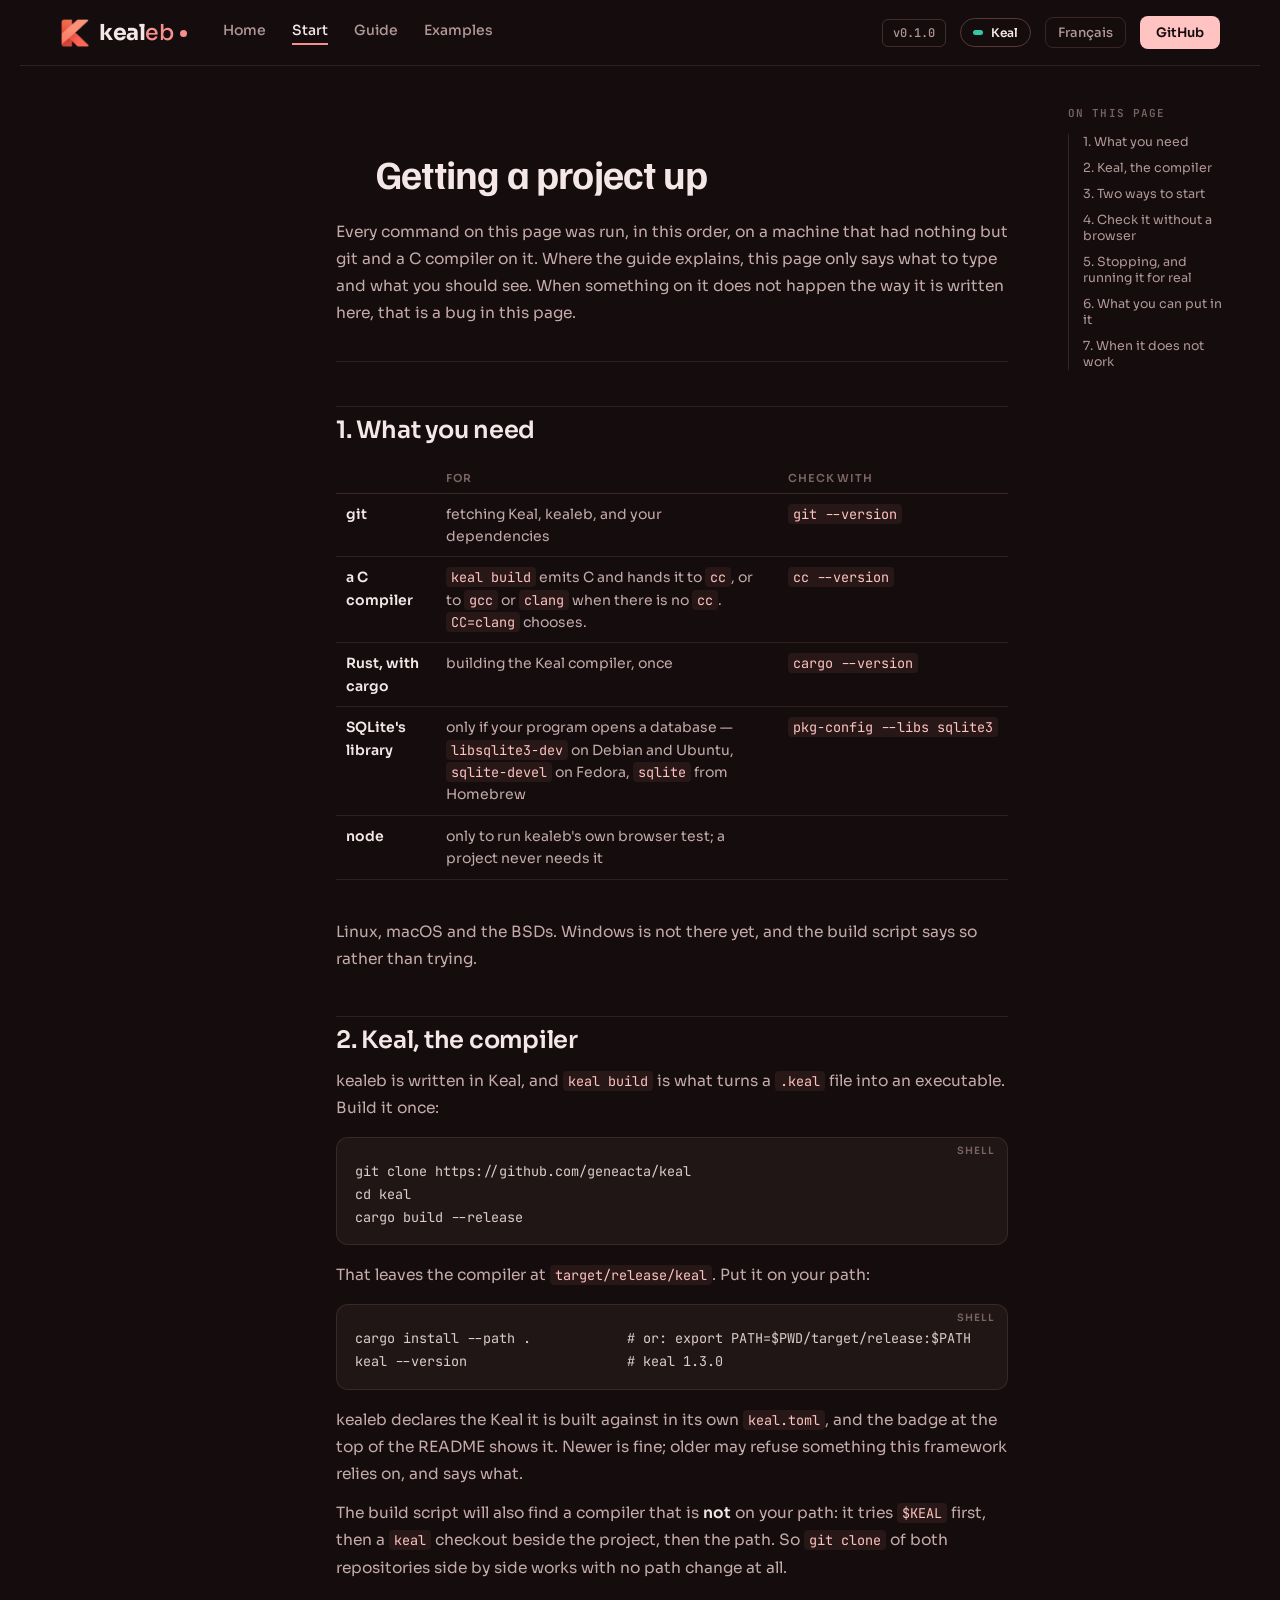
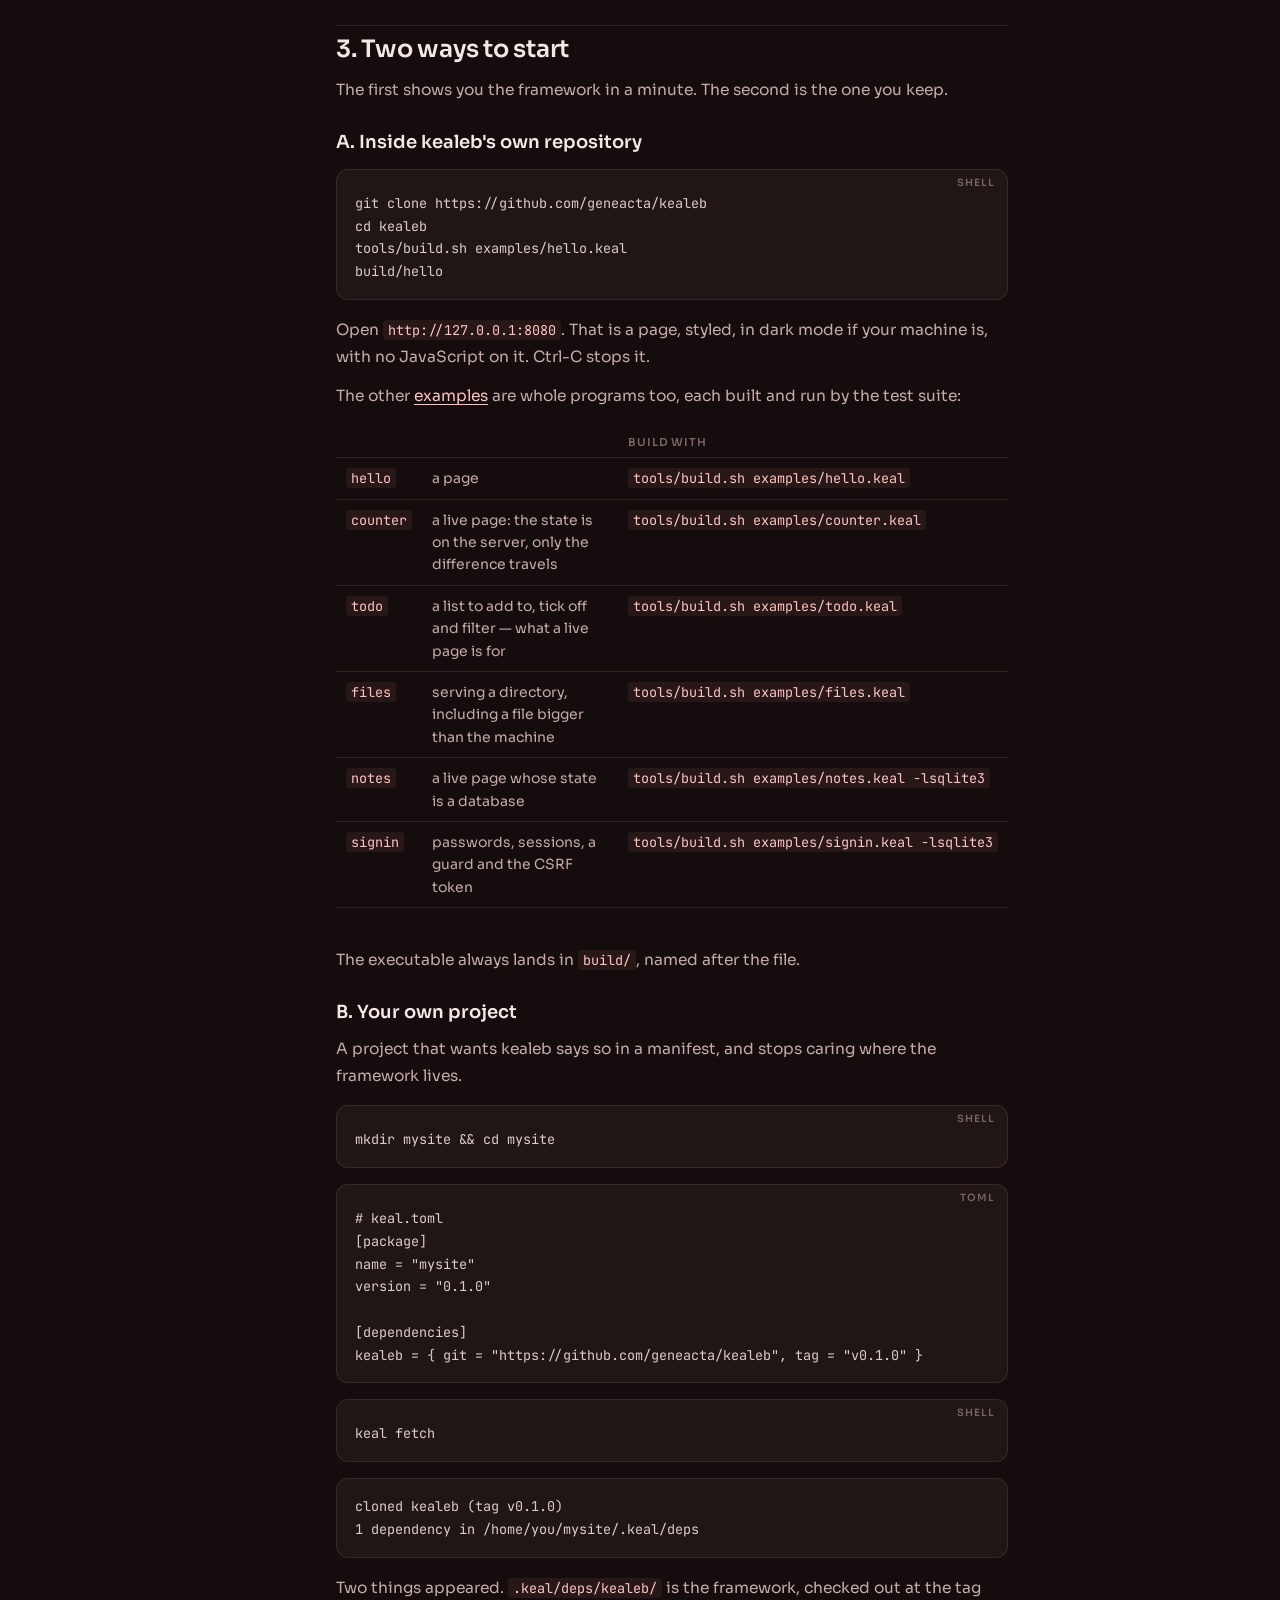
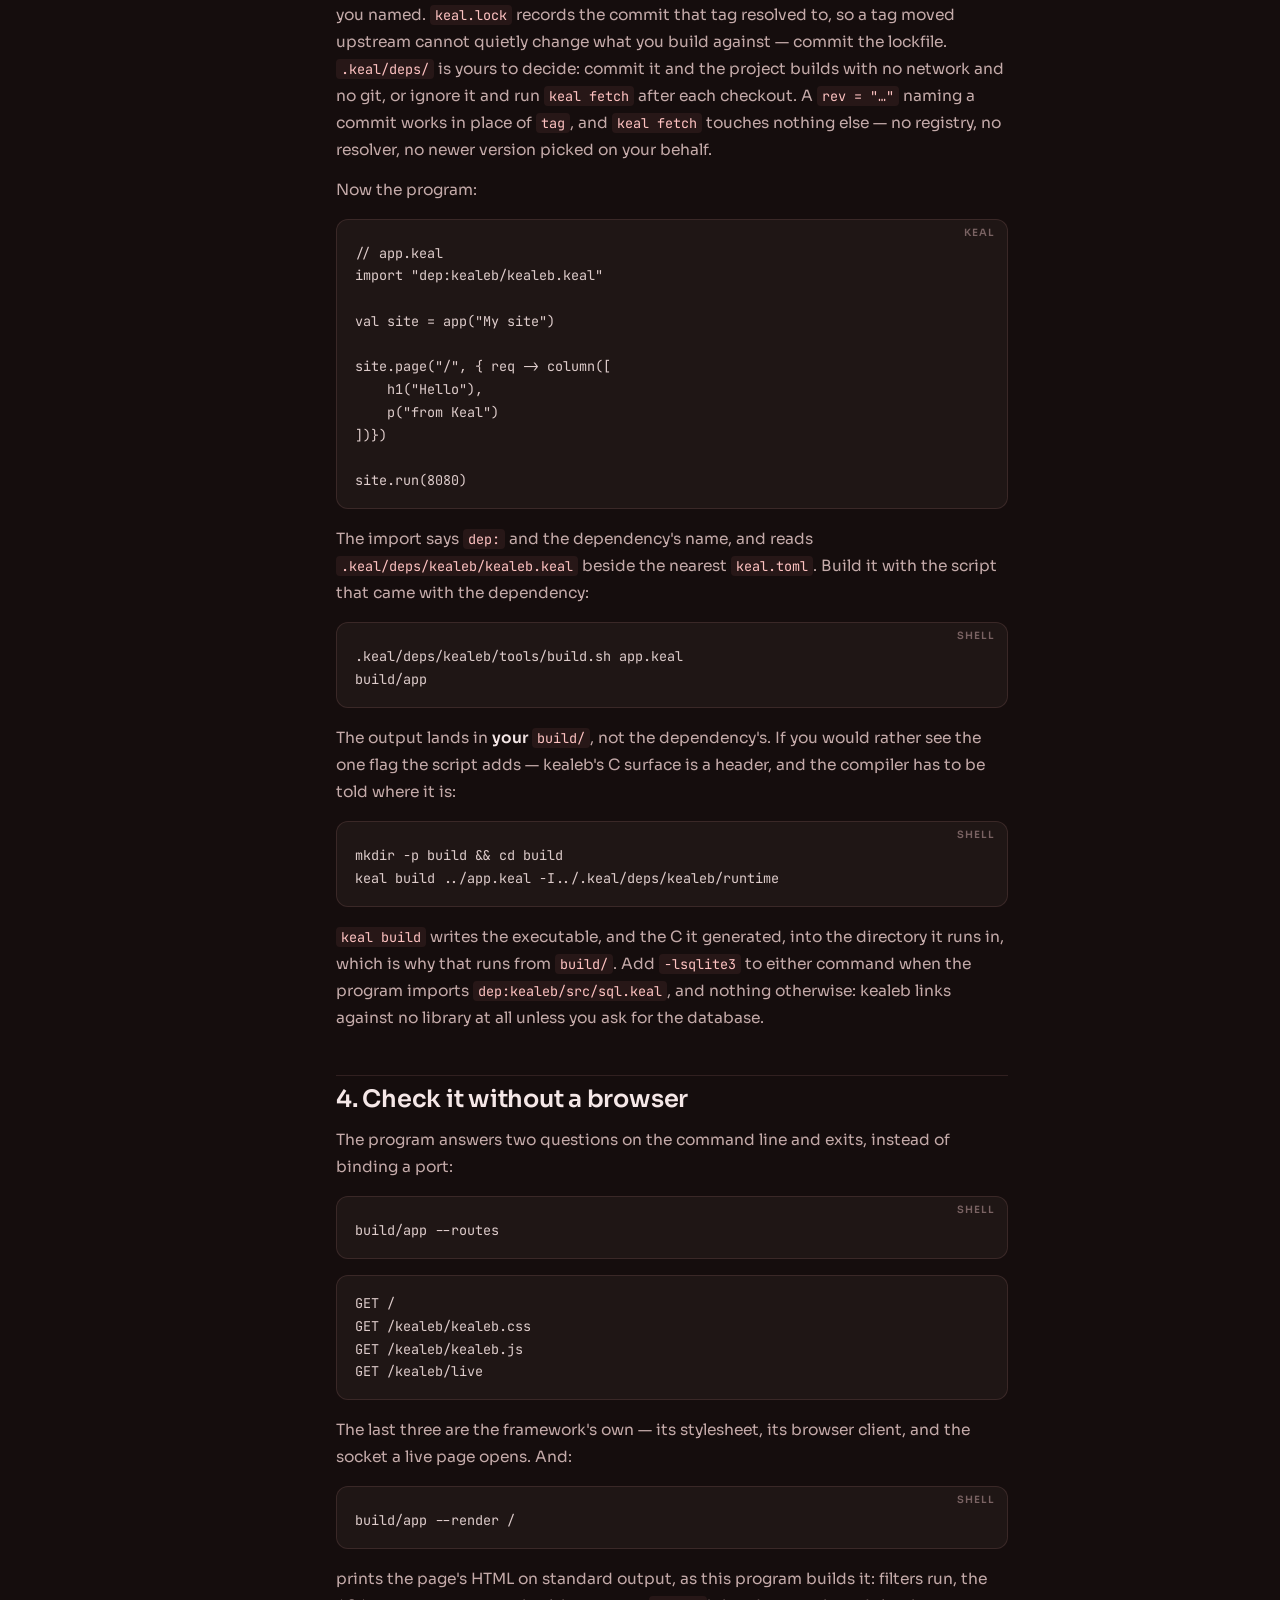
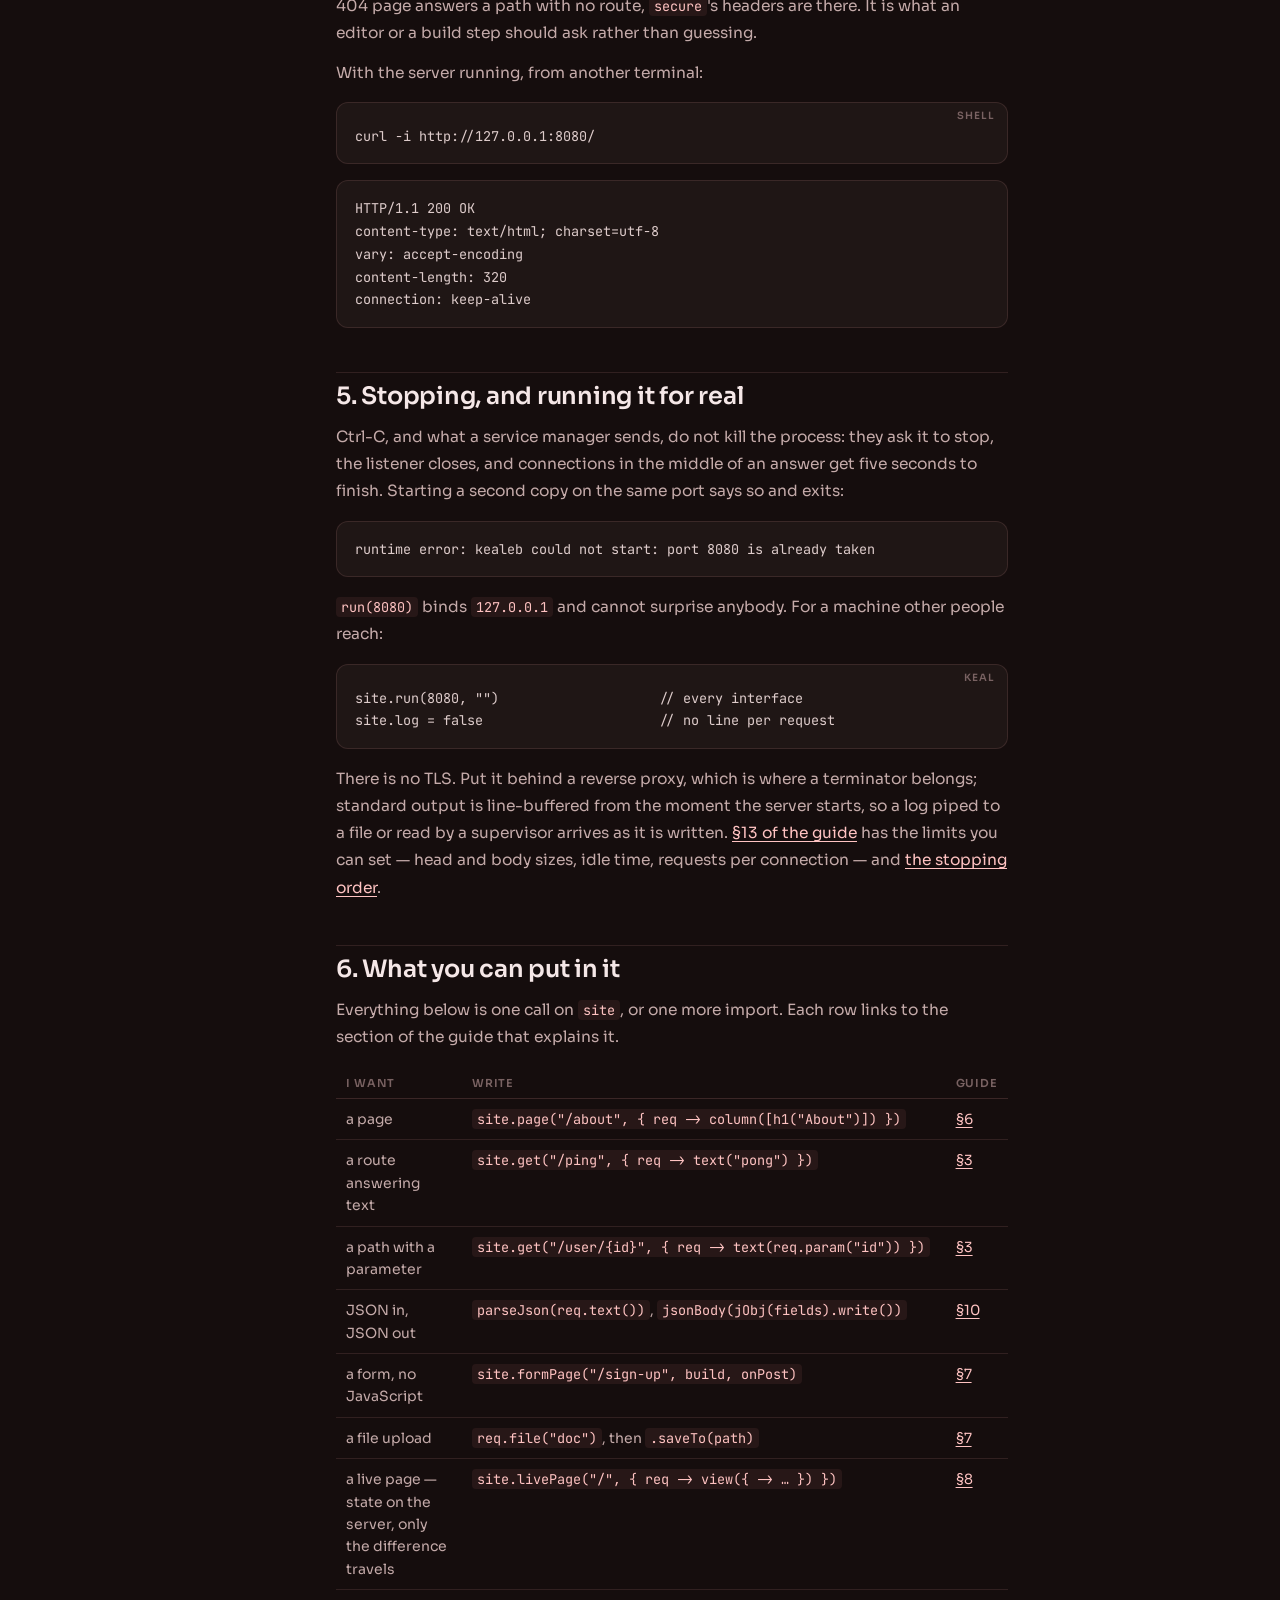
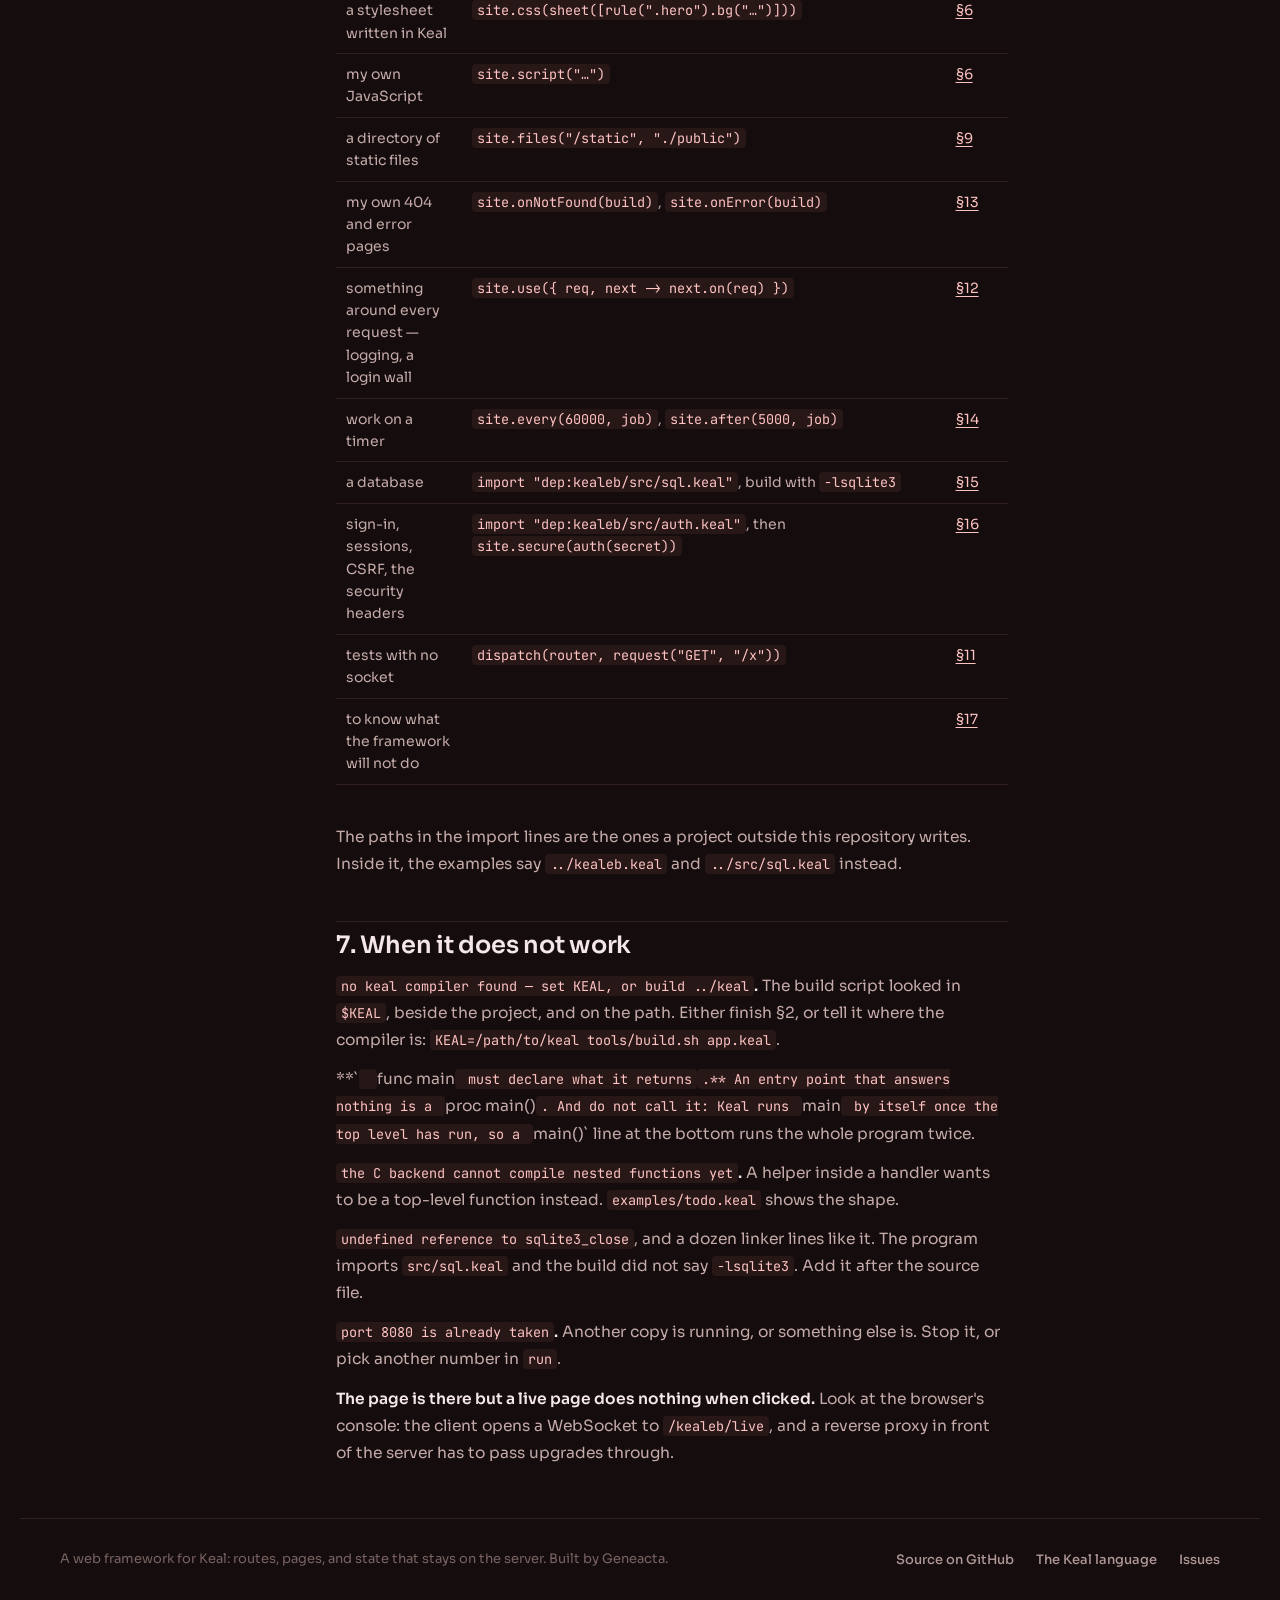
<file: site/start.html>
<!doctype html>
<html lang="en">
<head>
<meta charset="utf-8">
<meta name="viewport" content="width=device-width, initial-scale=1">
<title>Getting a project up</title>
<meta name="description" content="What to install, the two ways to start a kealeb project, and every command with what it prints.">
<link rel="canonical" href="https://geneacta.github.io/kealeb/start.html">
<link rel="alternate" hreflang="en" href="https://geneacta.github.io/kealeb/start.html">
<link rel="alternate" hreflang="fr" href="https://geneacta.github.io/kealeb/fr/start.html">
<link rel="alternate" hreflang="x-default" href="https://geneacta.github.io/kealeb/start.html">
<meta property="og:type" content="website">
<meta property="og:site_name" content="kealeb">
<meta property="og:locale" content="en_GB">
<meta property="og:title" content="Getting a project up">
<meta property="og:description" content="What to install, the two ways to start a kealeb project, and every command with what it prints.">
<meta property="og:url" content="https://geneacta.github.io/kealeb/start.html">
<meta name="twitter:card" content="summary">
<meta name="twitter:title" content="Getting a project up">
<meta name="twitter:description" content="What to install, the two ways to start a kealeb project, and every command with what it prints.">
<link rel="preconnect" href="https://fonts.googleapis.com">
<link rel="preconnect" href="https://fonts.gstatic.com" crossorigin>
<link href="https://fonts.googleapis.com/css2?family=Sora:wght@400;500;600;700&family=JetBrains+Mono:wght@400;500;600;700&family=Familjen+Grotesk:wght@500;700&display=swap" rel="stylesheet">
<link rel="icon" type="image/png" href="assets/k.png">
<link rel="stylesheet" href="style.css">
</head>
<body>
<div class="wrap">
<nav class="nav">
  <div class="nav-left">
    <a class="mark" href="index.html">
      <img class="mark-k" src="assets/k.png" alt="">
      <span class="wordmark">keal<span class="suffix">eb</span></span>
    </a>
    <div class="nav-links"><a href="index.html">Home</a><a href="start.html" class="tab-active">Start</a><a href="guide.html">Guide</a><a href="examples.html">Examples</a></div>
  </div>
  <div class="nav-right">
    <span class="badge">v0.1.0</span>
    <a class="btn-keal" href="https://geneacta.github.io/keal/">Keal</a>
    <a class="btn-lang" href="fr/start.html">Français</a>
    <a class="btn-gh" href="https://github.com/geneacta/kealeb">GitHub</a>
  </div>
</nav>
<div class="dgrid"><div></div><div class="dmain prose"><div class="doc-head"><h1>Getting a project up</h1></div><p>Every command on this page was run, in this order, on a machine that had nothing but git and a C compiler on it. Where the guide explains, this page only says what to type and what you should see. When something on it does not happen the way it is written here, that is a bug in this page.</p>
<hr>
<h2 id="1-what-you-need">1. What you need</h2>
<div class="tablewrap"><table><thead><tr><th></th><th>for</th><th>check with</th></tr></thead><tbody><tr><td><strong>git</strong></td><td>fetching Keal, kealeb, and your dependencies</td><td><code>git --version</code></td></tr><tr><td><strong>a C compiler</strong></td><td><code>keal build</code> emits C and hands it to <code>cc</code>, or to <code>gcc</code> or <code>clang</code> when there is no <code>cc</code>. <code>CC=clang</code> chooses.</td><td><code>cc --version</code></td></tr><tr><td><strong>Rust, with cargo</strong></td><td>building the Keal compiler, once</td><td><code>cargo --version</code></td></tr><tr><td><strong>SQLite's library</strong></td><td>only if your program opens a database — <code>libsqlite3-dev</code> on Debian and Ubuntu, <code>sqlite-devel</code> on Fedora, <code>sqlite</code> from Homebrew</td><td><code>pkg-config --libs sqlite3</code></td></tr><tr><td><strong>node</strong></td><td>only to run kealeb's own browser test; a project never needs it</td><td></td></tr></tbody></table></div>
<p>Linux, macOS and the BSDs. Windows is not there yet, and the build script says so rather than trying.</p>
<h2 id="2-keal-the-compiler">2. Keal, the compiler</h2>
<p>kealeb is written in Keal, and <code>keal build</code> is what turns a <code>.keal</code> file into an executable. Build it once:</p>
<pre class="lang-sh"><code>git clone https://github.com/geneacta/keal
cd keal
cargo build --release</code></pre>
<p>That leaves the compiler at <code>target/release/keal</code>. Put it on your path:</p>
<pre class="lang-sh"><code>cargo install --path .            # or: export PATH=$PWD/target/release:$PATH
keal --version                    # keal 1.3.0</code></pre>
<p>kealeb declares the Keal it is built against in its own <code>keal.toml</code>, and the badge at the top of the README shows it. Newer is fine; older may refuse something this framework relies on, and says what.</p>
<p>The build script will also find a compiler that is <strong>not</strong> on your path: it tries <code>$KEAL</code> first, then a <code>keal</code> checkout beside the project, then the path. So <code>git clone</code> of both repositories side by side works with no path change at all.</p>
<h2 id="3-two-ways-to-start">3. Two ways to start</h2>
<p>The first shows you the framework in a minute. The second is the one you keep.</p>
<h3 id="a-inside-kealeb-s-own-repository">A. Inside kealeb's own repository</h3>
<pre class="lang-sh"><code>git clone https://github.com/geneacta/kealeb
cd kealeb
tools/build.sh examples/hello.keal
build/hello</code></pre>
<p>Open <code>http://127.0.0.1:8080</code>. That is a page, styled, in dark mode if your machine is, with no JavaScript on it. Ctrl-C stops it.</p>
<p>The other <a href="https://github.com/geneacta/kealeb/blob/main/examples">examples</a> are whole programs too, each built and run by the test suite:</p>
<div class="tablewrap"><table><thead><tr><th></th><th></th><th>build with</th></tr></thead><tbody><tr><td><code>hello</code></td><td>a page</td><td><code>tools/build.sh examples/hello.keal</code></td></tr><tr><td><code>counter</code></td><td>a live page: the state is on the server, only the difference travels</td><td><code>tools/build.sh examples/counter.keal</code></td></tr><tr><td><code>todo</code></td><td>a list to add to, tick off and filter — what a live page is for</td><td><code>tools/build.sh examples/todo.keal</code></td></tr><tr><td><code>files</code></td><td>serving a directory, including a file bigger than the machine</td><td><code>tools/build.sh examples/files.keal</code></td></tr><tr><td><code>notes</code></td><td>a live page whose state is a database</td><td><code>tools/build.sh examples/notes.keal -lsqlite3</code></td></tr><tr><td><code>signin</code></td><td>passwords, sessions, a guard and the CSRF token</td><td><code>tools/build.sh examples/signin.keal -lsqlite3</code></td></tr></tbody></table></div>
<p>The executable always lands in <code>build/</code>, named after the file.</p>
<h3 id="b-your-own-project">B. Your own project</h3>
<p>A project that wants kealeb says so in a manifest, and stops caring where the framework lives.</p>
<pre class="lang-sh"><code>mkdir mysite &amp;&amp; cd mysite</code></pre>
<pre class="lang-toml"><code># keal.toml
[package]
name = &quot;mysite&quot;
version = &quot;0.1.0&quot;

[dependencies]
kealeb = { git = &quot;https://github.com/geneacta/kealeb&quot;, tag = &quot;v0.1.0&quot; }</code></pre>
<pre class="lang-sh"><code>keal fetch</code></pre>
<pre><code>cloned kealeb (tag v0.1.0)
1 dependency in /home/you/mysite/.keal/deps</code></pre>
<p>Two things appeared. <code>.keal/deps/kealeb/</code> is the framework, checked out at the tag you named. <code>keal.lock</code> records the commit that tag resolved to, so a tag moved upstream cannot quietly change what you build against — commit the lockfile. <code>.keal/deps/</code> is yours to decide: commit it and the project builds with no network and no git, or ignore it and run <code>keal fetch</code> after each checkout. A <code>rev = "…"</code> naming a commit works in place of <code>tag</code>, and <code>keal fetch</code> touches nothing else — no registry, no resolver, no newer version picked on your behalf.</p>
<p>Now the program:</p>
<pre class="lang-keal"><code>// app.keal
import &quot;dep:kealeb/kealeb.keal&quot;

val site = app(&quot;My site&quot;)

site.page(&quot;/&quot;, { req -&gt; column([
    h1(&quot;Hello&quot;),
    p(&quot;from Keal&quot;)
])})

site.run(8080)</code></pre>
<p>The import says <code>dep:</code> and the dependency's name, and reads <code>.keal/deps/kealeb/kealeb.keal</code> beside the nearest <code>keal.toml</code>. Build it with the script that came with the dependency:</p>
<pre class="lang-sh"><code>.keal/deps/kealeb/tools/build.sh app.keal
build/app</code></pre>
<p>The output lands in <strong>your</strong> <code>build/</code>, not the dependency's. If you would rather see the one flag the script adds — kealeb's C surface is a header, and the compiler has to be told where it is:</p>
<pre class="lang-sh"><code>mkdir -p build &amp;&amp; cd build
keal build ../app.keal -I../.keal/deps/kealeb/runtime</code></pre>
<p><code>keal build</code> writes the executable, and the C it generated, into the directory it runs in, which is why that runs from <code>build/</code>. Add <code>-lsqlite3</code> to either command when the program imports <code>dep:kealeb/src/sql.keal</code>, and nothing otherwise: kealeb links against no library at all unless you ask for the database.</p>
<h2 id="4-check-it-without-a-browser">4. Check it without a browser</h2>
<p>The program answers two questions on the command line and exits, instead of binding a port:</p>
<pre class="lang-sh"><code>build/app --routes</code></pre>
<pre><code>GET /
GET /kealeb/kealeb.css
GET /kealeb/kealeb.js
GET /kealeb/live</code></pre>
<p>The last three are the framework's own — its stylesheet, its browser client, and the socket a live page opens. And:</p>
<pre class="lang-sh"><code>build/app --render /</code></pre>
<p>prints the page's HTML on standard output, as this program builds it: filters run, the 404 page answers a path with no route, <code>secure</code>'s headers are there. It is what an editor or a build step should ask rather than guessing.</p>
<p>With the server running, from another terminal:</p>
<pre class="lang-sh"><code>curl -i http://127.0.0.1:8080/</code></pre>
<pre><code>HTTP/1.1 200 OK
content-type: text/html; charset=utf-8
vary: accept-encoding
content-length: 320
connection: keep-alive</code></pre>
<h2 id="5-stopping-and-running-it-for-real">5. Stopping, and running it for real</h2>
<p>Ctrl-C, and what a service manager sends, do not kill the process: they ask it to stop, the listener closes, and connections in the middle of an answer get five seconds to finish. Starting a second copy on the same port says so and exits:</p>
<pre><code>runtime error: kealeb could not start: port 8080 is already taken</code></pre>
<p><code>run(8080)</code> binds <code>127.0.0.1</code> and cannot surprise anybody. For a machine other people reach:</p>
<pre class="lang-keal"><code>site.run(8080, &quot;&quot;)                    // every interface
site.log = false                      // no line per request</code></pre>
<p>There is no TLS. Put it behind a reverse proxy, which is where a terminator belongs; standard output is line-buffered from the moment the server starts, so a log piped to a file or read by a supervisor arrives as it is written. <a href="guide.html#13-running-it">§13 of the guide</a> has the limits you can set — head and body sizes, idle time, requests per connection — and <a href="guide.html#stopping">the stopping order</a>.</p>
<h2 id="6-what-you-can-put-in-it">6. What you can put in it</h2>
<p>Everything below is one call on <code>site</code>, or one more import. Each row links to the section of the guide that explains it.</p>
<div class="tablewrap"><table><thead><tr><th>I want</th><th>write</th><th>guide</th></tr></thead><tbody><tr><td>a page</td><td><code>site.page("/about", { req -&gt; column([h1("About")]) })</code></td><td><a href="guide.html#6-pages">§6</a></td></tr><tr><td>a route answering text</td><td><code>site.get("/ping", { req -&gt; text("pong") })</code></td><td><a href="guide.html#3-routes">§3</a></td></tr><tr><td>a path with a parameter</td><td><code>site.get("/user/{id}", { req -&gt; text(req.param("id")) })</code></td><td><a href="guide.html#what-a-pattern-can-say">§3</a></td></tr><tr><td>JSON in, JSON out</td><td><code>parseJson(req.text())</code>, <code>jsonBody(jObj(fields).write())</code></td><td><a href="guide.html#10-json">§10</a></td></tr><tr><td>a form, no JavaScript</td><td><code>site.formPage("/sign-up", build, onPost)</code></td><td><a href="guide.html#7-forms-without-javascript">§7</a></td></tr><tr><td>a file upload</td><td><code>req.file("doc")</code>, then <code>.saveTo(path)</code></td><td><a href="guide.html#files">§7</a></td></tr><tr><td>a live page — state on the server, only the difference travels</td><td><code>site.livePage("/", { req -&gt; view({ -&gt; … }) })</code></td><td><a href="guide.html#8-live-pages">§8</a></td></tr><tr><td>a stylesheet written in Keal</td><td><code>site.css(sheet([rule(".hero").bg("…")]))</code></td><td><a href="guide.html#styles-written-in-keal">§6</a></td></tr><tr><td>my own JavaScript</td><td><code>site.script("…")</code></td><td><a href="guide.html#javascript-and-when-you-need-it">§6</a></td></tr><tr><td>a directory of static files</td><td><code>site.files("/static", "./public")</code></td><td><a href="guide.html#9-static-files">§9</a></td></tr><tr><td>my own 404 and error pages</td><td><code>site.onNotFound(build)</code>, <code>site.onError(build)</code></td><td><a href="guide.html#when-there-is-nothing-there-and-when-something-broke">§13</a></td></tr><tr><td>something around every request — logging, a login wall</td><td><code>site.use({ req, next -&gt; next.on(req) })</code></td><td><a href="guide.html#12-filters">§12</a></td></tr><tr><td>work on a timer</td><td><code>site.every(60000, job)</code>, <code>site.after(5000, job)</code></td><td><a href="guide.html#14-scheduled-work">§14</a></td></tr><tr><td>a database</td><td><code>import "dep:kealeb/src/sql.keal"</code>, build with <code>-lsqlite3</code></td><td><a href="guide.html#15-a-database">§15</a></td></tr><tr><td>sign-in, sessions, CSRF, the security headers</td><td><code>import "dep:kealeb/src/auth.keal"</code>, then <code>site.secure(auth(secret))</code></td><td><a href="guide.html#16-security">§16</a></td></tr><tr><td>tests with no socket</td><td><code>dispatch(router, request("GET", "/x"))</code></td><td><a href="guide.html#11-testing">§11</a></td></tr><tr><td>to know what the framework will not do</td><td></td><td><a href="guide.html#17-what-the-framework-will-not-do">§17</a></td></tr></tbody></table></div>
<p>The paths in the import lines are the ones a project outside this repository writes. Inside it, the examples say <code>../kealeb.keal</code> and <code>../src/sql.keal</code> instead.</p>
<h2 id="7-when-it-does-not-work">7. When it does not work</h2>
<p><strong><code>no keal compiler found — set KEAL, or build ../keal</code>.</strong> The build script looked in <code>$KEAL</code>, beside the project, and on the path. Either finish §2, or tell it where the compiler is: <code>KEAL=/path/to/keal tools/build.sh app.keal</code>.</p>
<p>**`<code> </code>func main<code> must declare what it returns</code><code>.** An entry point that answers nothing is a </code>proc main()<code>. And do not call it: Keal runs </code>main<code> by itself once the top level has run, so a </code>main()` line at the bottom runs the whole program twice.</p>
<p><strong><code>the C backend cannot compile nested functions yet</code>.</strong> A helper inside a handler wants to be a top-level function instead. <code>examples/todo.keal</code> shows the shape.</p>
<p><strong><code>undefined reference to sqlite3_close</code></strong>, and a dozen linker lines like it. The program imports <code>src/sql.keal</code> and the build did not say <code>-lsqlite3</code>. Add it after the source file.</p>
<p><strong><code>port 8080 is already taken</code>.</strong> Another copy is running, or something else is. Stop it, or pick another number in <code>run</code>.</p>
<p><strong>The page is there but a live page does nothing when clicked.</strong> Look at the browser's console: the client opens a WebSocket to <code>/kealeb/live</code>, and a reverse proxy in front of the server has to pass upgrades through.</p></div><div class="dtoc"><div class="h">ON THIS PAGE</div><div class="dtoc-items"><a href="#1-what-you-need">1. What you need</a><a href="#2-keal-the-compiler">2. Keal, the compiler</a><a href="#3-two-ways-to-start">3. Two ways to start</a><a href="#4-check-it-without-a-browser">4. Check it without a browser</a><a href="#5-stopping-and-running-it-for-real">5. Stopping, and running it for real</a><a href="#6-what-you-can-put-in-it">6. What you can put in it</a><a href="#7-when-it-does-not-work">7. When it does not work</a></div></div></div>
<footer class="foot">
  <div class="foot-l">A web framework for Keal: routes, pages, and state that stays on the server. Built by Geneacta.</div>
  <div class="foot-r">
    <a href="https://github.com/geneacta/kealeb">Source on GitHub</a>
    <a href="https://geneacta.github.io/keal/">The Keal language</a>
    <a href="https://github.com/geneacta/kealeb/issues">Issues</a>
  </div>
</footer>
</div>
</body>
</html>
</file>
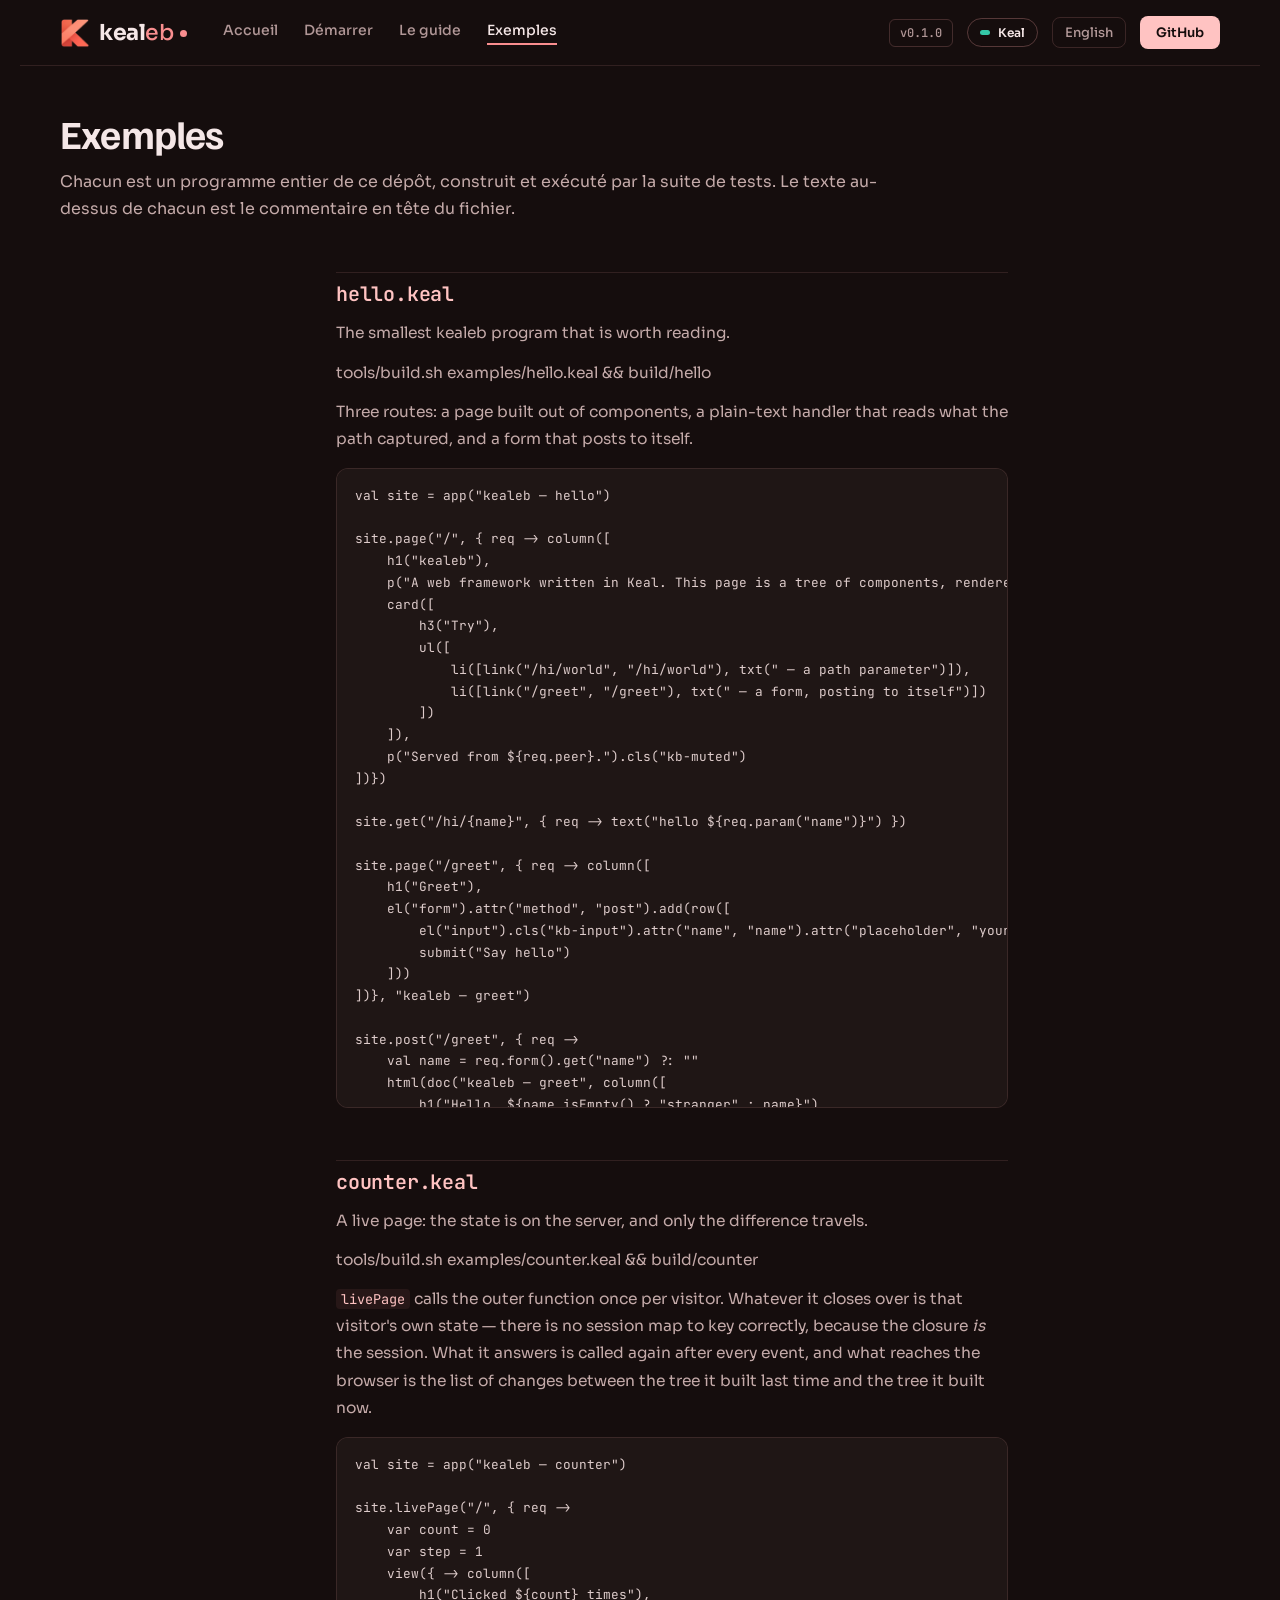
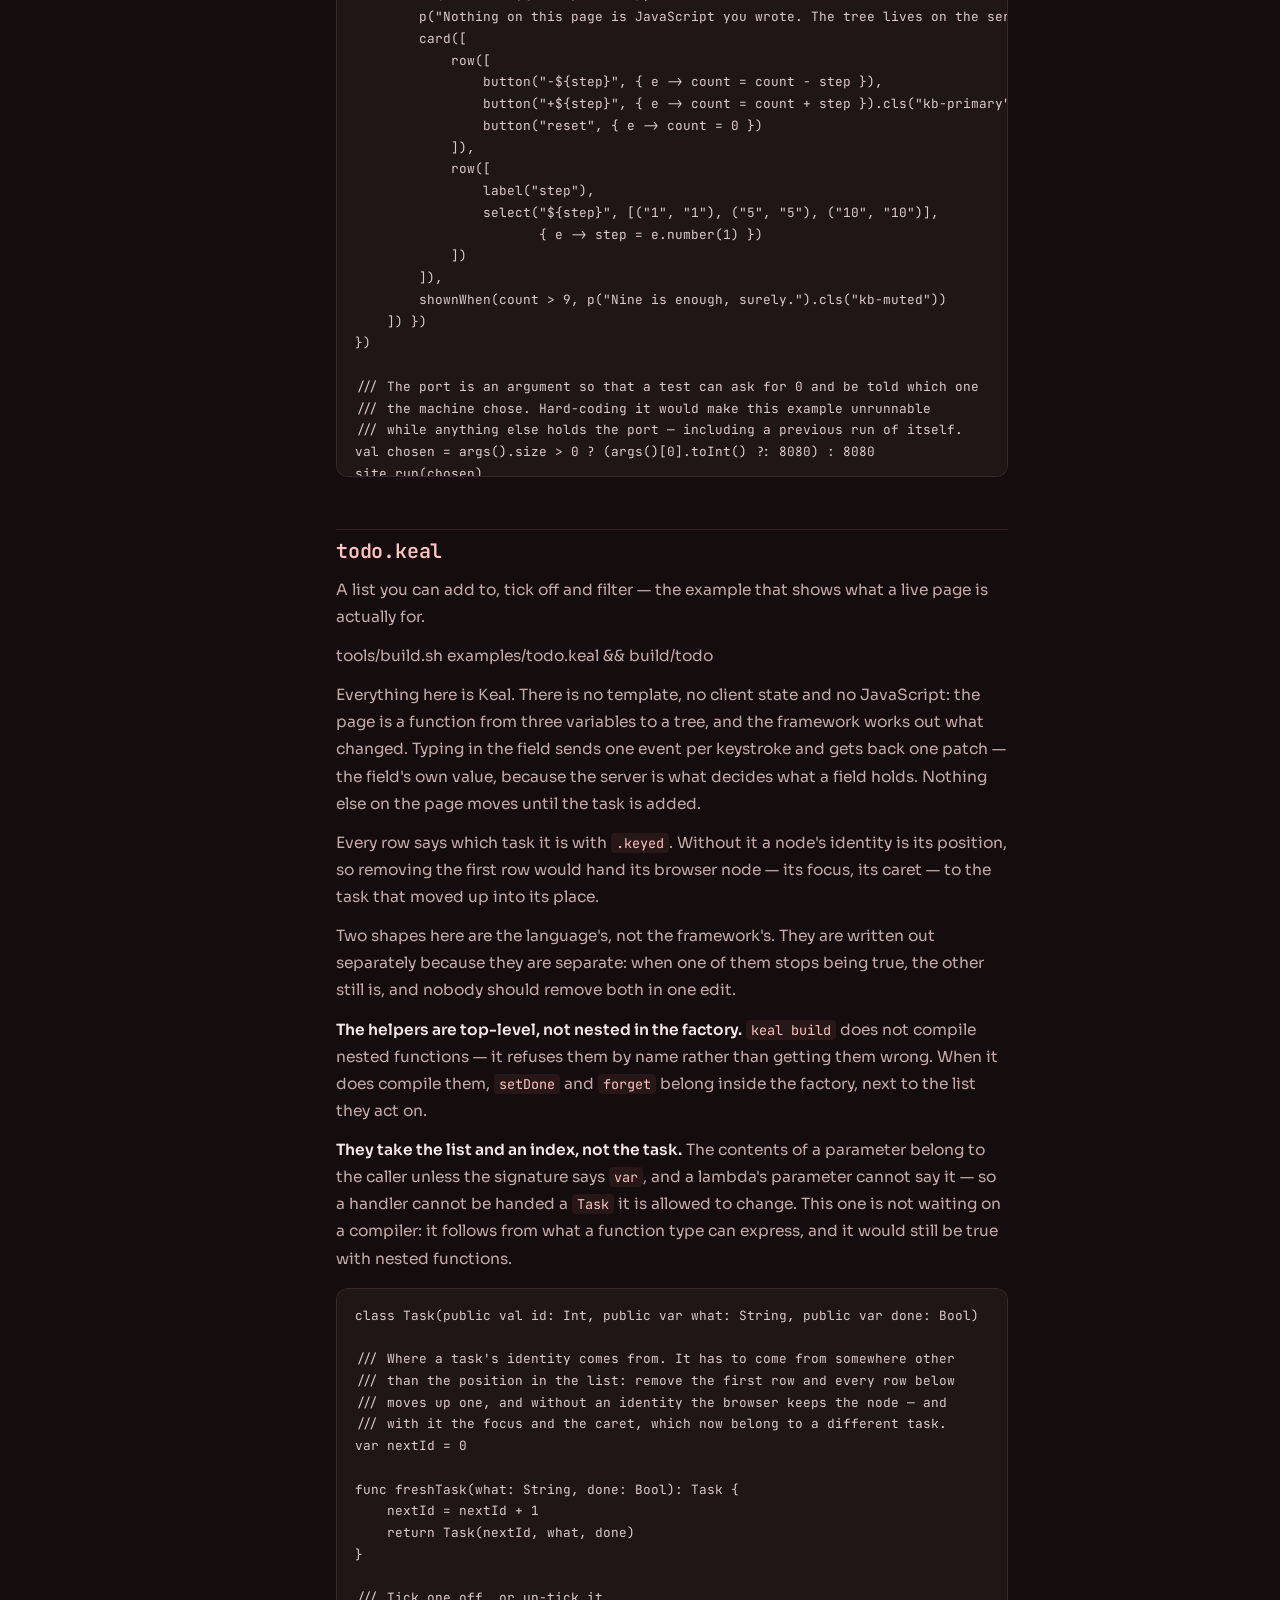
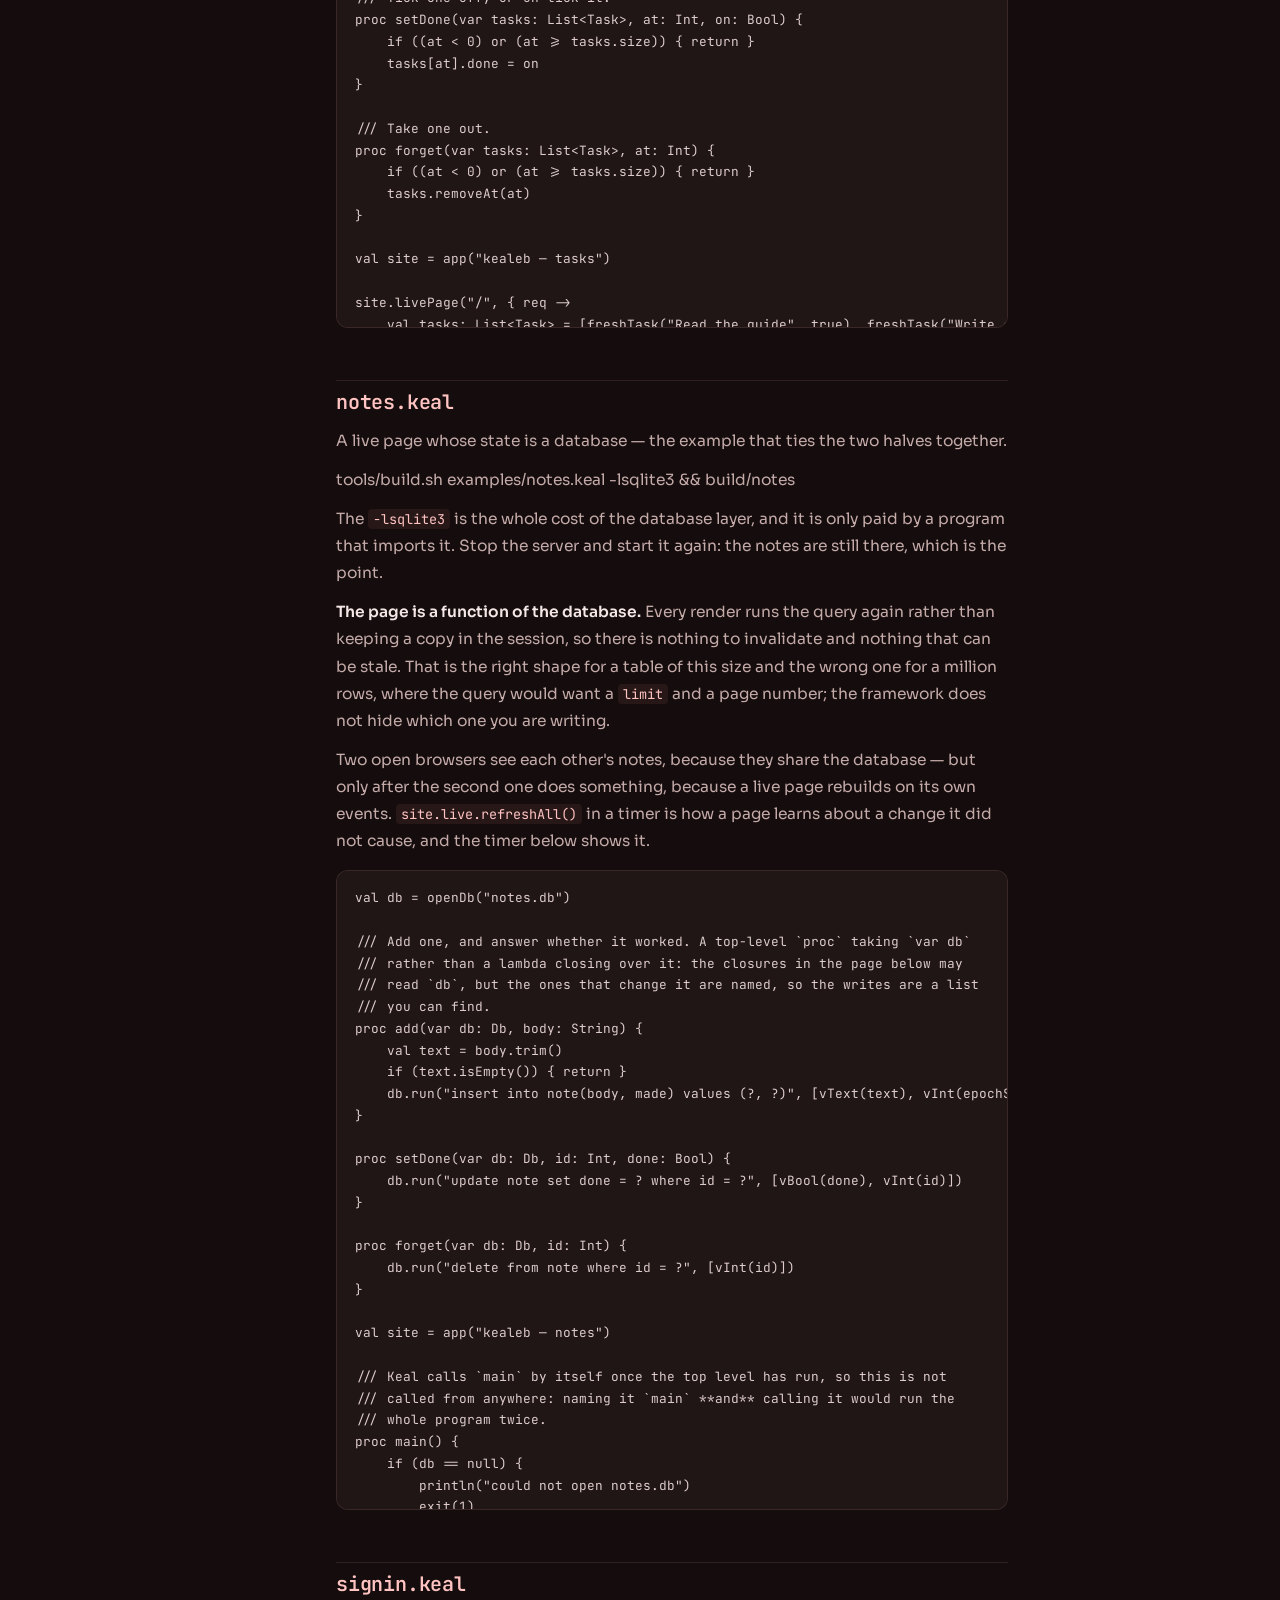
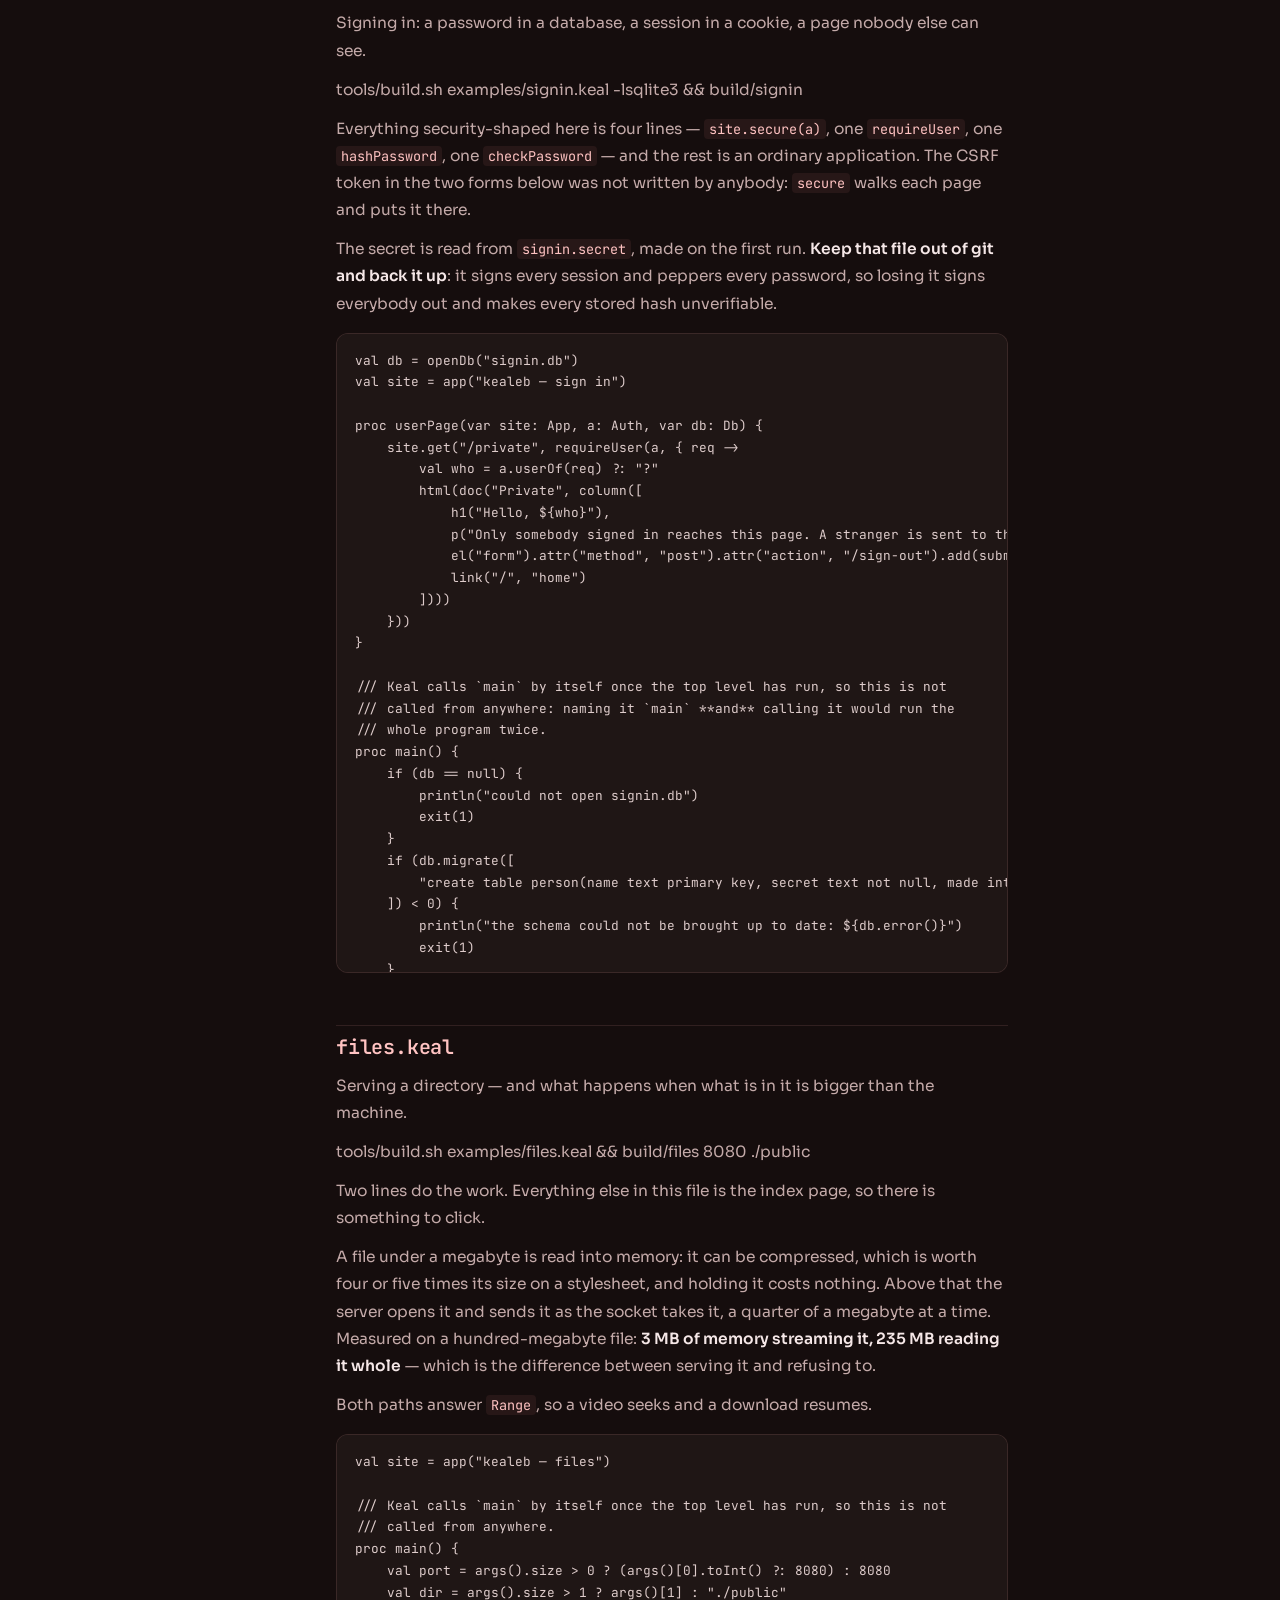
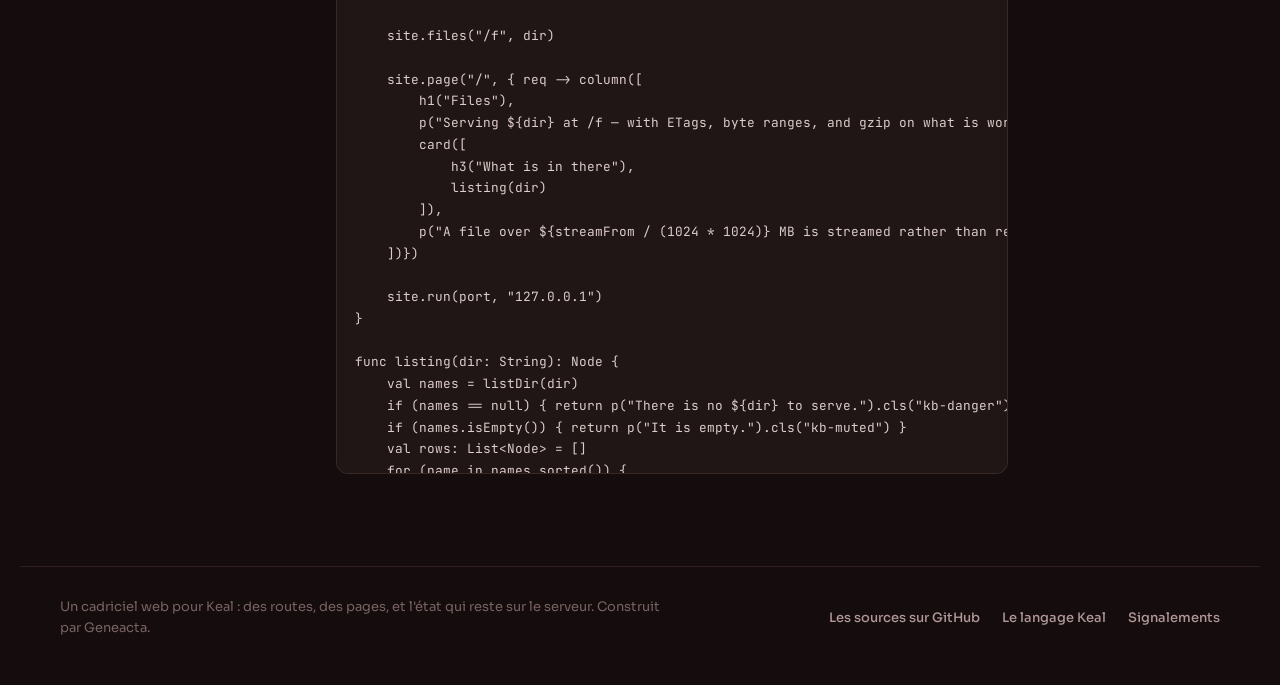
<file: site/fr/examples.html>
<!doctype html>
<html lang="fr">
<head>
<meta charset="utf-8">
<meta name="viewport" content="width=device-width, initial-scale=1">
<title>kealeb — Exemples</title>
<meta name="description" content="Chacun est un programme entier de ce dépôt, construit et exécuté par la suite de tests. Le texte au-dessus de chacun est le commentaire en tête du fichier.">
<link rel="canonical" href="https://geneacta.github.io/kealeb/fr/examples.html">
<link rel="alternate" hreflang="en" href="https://geneacta.github.io/kealeb/examples.html">
<link rel="alternate" hreflang="fr" href="https://geneacta.github.io/kealeb/fr/examples.html">
<link rel="alternate" hreflang="x-default" href="https://geneacta.github.io/kealeb/examples.html">
<meta property="og:type" content="website">
<meta property="og:site_name" content="kealeb">
<meta property="og:locale" content="fr_FR">
<meta property="og:title" content="kealeb — Exemples">
<meta property="og:description" content="Chacun est un programme entier de ce dépôt, construit et exécuté par la suite de tests. Le texte au-dessus de chacun est le commentaire en tête du fichier.">
<meta property="og:url" content="https://geneacta.github.io/kealeb/fr/examples.html">
<meta name="twitter:card" content="summary">
<meta name="twitter:title" content="kealeb — Exemples">
<meta name="twitter:description" content="Chacun est un programme entier de ce dépôt, construit et exécuté par la suite de tests. Le texte au-dessus de chacun est le commentaire en tête du fichier.">
<link rel="preconnect" href="https://fonts.googleapis.com">
<link rel="preconnect" href="https://fonts.gstatic.com" crossorigin>
<link href="https://fonts.googleapis.com/css2?family=Sora:wght@400;500;600;700&family=JetBrains+Mono:wght@400;500;600;700&family=Familjen+Grotesk:wght@500;700&display=swap" rel="stylesheet">
<link rel="icon" type="image/png" href="../assets/k.png">
<link rel="stylesheet" href="../style.css">
</head>
<body>
<div class="wrap">
<nav class="nav">
  <div class="nav-left">
    <a class="mark" href="index.html">
      <img class="mark-k" src="../assets/k.png" alt="">
      <span class="wordmark">keal<span class="suffix">eb</span></span>
    </a>
    <div class="nav-links"><a href="index.html">Accueil</a><a href="start.html">Démarrer</a><a href="guide.html">Le guide</a><a href="examples.html" class="tab-active">Exemples</a></div>
  </div>
  <div class="nav-right">
    <span class="badge">v0.1.0</span>
    <a class="btn-keal" href="https://geneacta.github.io/keal/fr/">Keal</a>
    <a class="btn-lang" href="../examples.html">English</a>
    <a class="btn-gh" href="https://github.com/geneacta/kealeb">GitHub</a>
  </div>
</nav>
<div class="doc-head"><h1>Exemples</h1><p class="sub">Chacun est un programme entier de ce dépôt, construit et exécuté par la suite de tests. Le texte au-dessus de chacun est le commentaire en tête du fichier.</p></div><div class="dgrid"><div></div><div class="dmain prose"><section class="ex" id="hello"><h2>hello.keal</h2><p>The smallest kealeb program that is worth reading.</p>
<p>    tools/build.sh examples/hello.keal &amp;&amp; build/hello</p>
<p>Three routes: a page built out of components, a plain-text handler that reads what the path captured, and a form that posts to itself.</p><pre class="mono">val site = app(&quot;kealeb — hello&quot;)

site.page(&quot;/&quot;, { req -&gt; column([
    h1(&quot;kealeb&quot;),
    p(&quot;A web framework written in Keal. This page is a tree of components, rendered on the server.&quot;),
    card([
        h3(&quot;Try&quot;),
        ul([
            li([link(&quot;/hi/world&quot;, &quot;/hi/world&quot;), txt(&quot; — a path parameter&quot;)]),
            li([link(&quot;/greet&quot;, &quot;/greet&quot;), txt(&quot; — a form, posting to itself&quot;)])
        ])
    ]),
    p(&quot;Served from ${req.peer}.&quot;).cls(&quot;kb-muted&quot;)
])})

site.get(&quot;/hi/{name}&quot;, { req -&gt; text(&quot;hello ${req.param(&quot;name&quot;)}&quot;) })

site.page(&quot;/greet&quot;, { req -&gt; column([
    h1(&quot;Greet&quot;),
    el(&quot;form&quot;).attr(&quot;method&quot;, &quot;post&quot;).add(row([
        el(&quot;input&quot;).cls(&quot;kb-input&quot;).attr(&quot;name&quot;, &quot;name&quot;).attr(&quot;placeholder&quot;, &quot;your name&quot;),
        submit(&quot;Say hello&quot;)
    ]))
])}, &quot;kealeb — greet&quot;)

site.post(&quot;/greet&quot;, { req -&gt;
    val name = req.form().get(&quot;name&quot;) ?: &quot;&quot;
    html(doc(&quot;kealeb — greet&quot;, column([
        h1(&quot;Hello, ${name.isEmpty() ? &quot;stranger&quot; : name}&quot;),
        link(&quot;/greet&quot;, &quot;again&quot;)
    ])))
})

site.run(8080)</pre></section><section class="ex" id="counter"><h2>counter.keal</h2><p>A live page: the state is on the server, and only the difference travels.</p>
<p>    tools/build.sh examples/counter.keal &amp;&amp; build/counter</p>
<p><code>livePage</code> calls the outer function once per visitor. Whatever it closes over is that visitor's own state — there is no session map to key correctly, because the closure <em>is</em> the session. What it answers is called again after every event, and what reaches the browser is the list of changes between the tree it built last time and the tree it built now.</p><pre class="mono">val site = app(&quot;kealeb — counter&quot;)

site.livePage(&quot;/&quot;, { req -&gt;
    var count = 0
    var step = 1
    view({ -&gt; column([
        h1(&quot;Clicked ${count} times&quot;),
        p(&quot;Nothing on this page is JavaScript you wrote. The tree lives on the server.&quot;).cls(&quot;kb-muted&quot;),
        card([
            row([
                button(&quot;−${step}&quot;, { e -&gt; count = count - step }),
                button(&quot;+${step}&quot;, { e -&gt; count = count + step }).cls(&quot;kb-primary&quot;),
                button(&quot;reset&quot;, { e -&gt; count = 0 })
            ]),
            row([
                label(&quot;step&quot;),
                select(&quot;${step}&quot;, [(&quot;1&quot;, &quot;1&quot;), (&quot;5&quot;, &quot;5&quot;), (&quot;10&quot;, &quot;10&quot;)],
                       { e -&gt; step = e.number(1) })
            ])
        ]),
        shownWhen(count &gt; 9, p(&quot;Nine is enough, surely.&quot;).cls(&quot;kb-muted&quot;))
    ]) })
})

/// The port is an argument so that a test can ask for 0 and be told which one
/// the machine chose. Hard-coding it would make this example unrunnable
/// while anything else holds the port — including a previous run of itself.
val chosen = args().size &gt; 0 ? (args()[0].toInt() ?: 8080) : 8080
site.run(chosen)</pre></section><section class="ex" id="todo"><h2>todo.keal</h2><p>A list you can add to, tick off and filter — the example that shows what a live page is actually for.</p>
<p>    tools/build.sh examples/todo.keal &amp;&amp; build/todo</p>
<p>Everything here is Keal. There is no template, no client state and no JavaScript: the page is a function from three variables to a tree, and the framework works out what changed. Typing in the field sends one event per keystroke and gets back one patch — the field's own value, because the server is what decides what a field holds. Nothing else on the page moves until the task is added.</p>
<p>Every row says which task it is with <code>.keyed</code>. Without it a node's identity is its position, so removing the first row would hand its browser node — its focus, its caret — to the task that moved up into its place.</p>
<p>Two shapes here are the language's, not the framework's. They are written out separately because they are separate: when one of them stops being true, the other still is, and nobody should remove both in one edit.</p>
<p><strong>The helpers are top-level, not nested in the factory.</strong> <code>keal build</code> does not compile nested functions — it refuses them by name rather than getting them wrong. When it does compile them, <code>setDone</code> and <code>forget</code> belong inside the factory, next to the list they act on.</p>
<p><strong>They take the list and an index, not the task.</strong> The contents of a parameter belong to the caller unless the signature says <code>var</code>, and a lambda's parameter cannot say it — so a handler cannot be handed a <code>Task</code> it is allowed to change. This one is not waiting on a compiler: it follows from what a function type can express, and it would still be true with nested functions.</p><pre class="mono">class Task(public val id: Int, public var what: String, public var done: Bool)

/// Where a task&#x27;s identity comes from. It has to come from somewhere other
/// than the position in the list: remove the first row and every row below
/// moves up one, and without an identity the browser keeps the node — and
/// with it the focus and the caret, which now belong to a different task.
var nextId = 0

func freshTask(what: String, done: Bool): Task {
    nextId = nextId + 1
    return Task(nextId, what, done)
}

/// Tick one off, or un-tick it.
proc setDone(var tasks: List&lt;Task&gt;, at: Int, on: Bool) {
    if ((at &lt; 0) or (at &gt;= tasks.size)) { return }
    tasks[at].done = on
}

/// Take one out.
proc forget(var tasks: List&lt;Task&gt;, at: Int) {
    if ((at &lt; 0) or (at &gt;= tasks.size)) { return }
    tasks.removeAt(at)
}

val site = app(&quot;kealeb — tasks&quot;)

site.livePage(&quot;/&quot;, { req -&gt;
    val tasks: List&lt;Task&gt; = [freshTask(&quot;Read the guide&quot;, true), freshTask(&quot;Write a page&quot;, false)]
    var draft = &quot;&quot;
    var showing = &quot;all&quot;

    val add = { e: Ev -&gt;
        val what = draft.trim()
        if (not what.isEmpty()) {
            tasks.add(freshTask(what, false))
            draft = &quot;&quot;
        }
    }

    view({ -&gt;
        val rows: List&lt;Node&gt; = []
        var i = 0
        for (t in tasks) {
            val at = i
            i = i + 1
            val wanted = (showing == &quot;all&quot;) or ((showing == &quot;done&quot;) == t.done)
            if (not wanted) { continue }
            val what = span(t.what)
            if (t.done) { what.style(&quot;text-decoration: line-through; opacity: .55&quot;) }
            rows.add(row([
                checkbox(t.done, { e -&gt; setDone(tasks, at, e.checked()) }),
                what,
                button(&quot;remove&quot;, { e -&gt; forget(tasks, at) }).cls(&quot;kb-danger&quot;)
            ]).keyed(&quot;task-${t.id}&quot;))
        }
        val left = tasks.count({ t -&gt; not t.done })
        column([
            h1(&quot;Tasks&quot;),
            p(&quot;${left} left of ${tasks.size}.&quot;).cls(&quot;kb-muted&quot;),
            card([
                row([
                    field(draft, { e -&gt; draft = e.value }).style(&quot;flex: 1&quot;),
                    button(&quot;Add&quot;, add).cls(&quot;kb-primary&quot;)
                ]),
                row([
                    label(&quot;show&quot;),
                    select(showing, [(&quot;all&quot;, &quot;everything&quot;), (&quot;todo&quot;, &quot;not done&quot;), (&quot;done&quot;, &quot;done&quot;)],
                           { e -&gt; showing = e.value })
                ])
            ]),
            column(rows),
            shownWhen(rows.isEmpty(), p(&quot;Nothing here.&quot;).cls(&quot;kb-muted&quot;))
        ])
    })
})

site.run(8080)</pre></section><section class="ex" id="notes"><h2>notes.keal</h2><p>A live page whose state is a database — the example that ties the two halves together.</p>
<p>    tools/build.sh examples/notes.keal -lsqlite3 &amp;&amp; build/notes</p>
<p>The <code>-lsqlite3</code> is the whole cost of the database layer, and it is only paid by a program that imports it. Stop the server and start it again: the notes are still there, which is the point.</p>
<p><strong>The page is a function of the database.</strong> Every render runs the query again rather than keeping a copy in the session, so there is nothing to invalidate and nothing that can be stale. That is the right shape for a table of this size and the wrong one for a million rows, where the query would want a <code>limit</code> and a page number; the framework does not hide which one you are writing.</p>
<p>Two open browsers see each other's notes, because they share the database — but only after the second one does something, because a live page rebuilds on its own events. <code>site.live.refreshAll()</code> in a timer is how a page learns about a change it did not cause, and the timer below shows it.</p><pre class="mono">val db = openDb(&quot;notes.db&quot;)

/// Add one, and answer whether it worked. A top-level `proc` taking `var db`
/// rather than a lambda closing over it: the closures in the page below may
/// read `db`, but the ones that change it are named, so the writes are a list
/// you can find.
proc add(var db: Db, body: String) {
    val text = body.trim()
    if (text.isEmpty()) { return }
    db.run(&quot;insert into note(body, made) values (?, ?)&quot;, [vText(text), vInt(epochS())])
}

proc setDone(var db: Db, id: Int, done: Bool) {
    db.run(&quot;update note set done = ? where id = ?&quot;, [vBool(done), vInt(id)])
}

proc forget(var db: Db, id: Int) {
    db.run(&quot;delete from note where id = ?&quot;, [vInt(id)])
}

val site = app(&quot;kealeb — notes&quot;)

/// Keal calls `main` by itself once the top level has run, so this is not
/// called from anywhere: naming it `main` **and** calling it would run the
/// whole program twice.
proc main() {
    if (db == null) {
        println(&quot;could not open notes.db&quot;)
        exit(1)
    }

    // Every migration this program has ever had, in order, never reordered.
    // A database already at version 2 runs nothing.
    val reached = db.migrate([
        &quot;create table note(id integer primary key, body text not null, done integer not null default 0)&quot;,
        &quot;alter table note add column made integer not null default 0&quot;
    ])
    if (reached &lt; 0) {
        println(&quot;the schema could not be brought up to date: ${db.error()}&quot;)
        exit(1)
    }
    println(&quot;notes.db is at version ${reached}, holding ${db.value(&quot;select count(*) from note&quot;).int()} note(s)&quot;)

    site.livePage(&quot;/&quot;, { req -&gt;
        var draft = &quot;&quot;
        view({ -&gt;
            val rows = db.query(&quot;select id, body, done from note order by done, id desc limit 200&quot;, [])
            val left = db.value(&quot;select count(*) from note where done = 0&quot;).int()

            val items: List&lt;Node&gt; = []
            for (r in rows) {
                val id = r.int(&quot;id&quot;)
                val done = r.bool(&quot;done&quot;)
                val body = span(r.text(&quot;body&quot;))
                if (done) { body.style(&quot;text-decoration: line-through; opacity: .55&quot;) }
                items.add(row([
                    checkbox(done, { e -&gt; setDone(db, id, e.checked()) }),
                    body,
                    button(&quot;remove&quot;, { e -&gt; forget(db, id) }).cls(&quot;kb-danger&quot;)
                ]).keyed(&quot;note-${id}&quot;))
            }

            column([
                h1(&quot;Notes&quot;),
                p(&quot;${left} left, of ${rows.size} shown. Kept in notes.db — stop the server and come back.&quot;).cls(&quot;kb-muted&quot;),
                card([row([
                    field(draft, { e -&gt; draft = e.value }).style(&quot;flex: 1&quot;),
                    button(&quot;Add&quot;, { e -&gt; add(db, draft); draft = &quot;&quot; }).cls(&quot;kb-primary&quot;)
                ])]),
                column(items),
                shownWhen(items.isEmpty(), p(&quot;Nothing yet.&quot;).cls(&quot;kb-muted&quot;))
            ])
        })
    })

    // A page learns about a change it did not cause when something tells it
    // to look again. Once a second is coarse and it is honest about being so:
    // a rebuild that finds nothing different sends nothing, so an idle page
    // costs a query and no bytes.
    site.every(1000, { -&gt; site.live.refreshAll() })

    // The port is an argument so a test can ask for 0 and be told which one it
    // got. Hard-coding it makes the example unrunnable while anything else
    // holds the port — including a previous run of itself.
    site.run(args().size &gt; 0 ? (args()[0].toInt() ?: 8080) : 8080)
}</pre></section><section class="ex" id="signin"><h2>signin.keal</h2><p>Signing in: a password in a database, a session in a cookie, a page nobody else can see.</p>
<p>    tools/build.sh examples/signin.keal -lsqlite3 &amp;&amp; build/signin</p>
<p>Everything security-shaped here is four lines — <code>site.secure(a)</code>, one <code>requireUser</code>, one <code>hashPassword</code>, one <code>checkPassword</code> — and the rest is an ordinary application. The CSRF token in the two forms below was not written by anybody: <code>secure</code> walks each page and puts it there.</p>
<p>The secret is read from <code>signin.secret</code>, made on the first run. <strong>Keep that file out of git and back it up</strong>: it signs every session and peppers every password, so losing it signs everybody out and makes every stored hash unverifiable.</p><pre class="mono">val db = openDb(&quot;signin.db&quot;)
val site = app(&quot;kealeb — sign in&quot;)

proc userPage(var site: App, a: Auth, var db: Db) {
    site.get(&quot;/private&quot;, requireUser(a, { req -&gt;
        val who = a.userOf(req) ?: &quot;?&quot;
        html(doc(&quot;Private&quot;, column([
            h1(&quot;Hello, ${who}&quot;),
            p(&quot;Only somebody signed in reaches this page. A stranger is sent to the sign-in form with `?next=/private`, and lands back here afterwards.&quot;).cls(&quot;kb-muted&quot;),
            el(&quot;form&quot;).attr(&quot;method&quot;, &quot;post&quot;).attr(&quot;action&quot;, &quot;/sign-out&quot;).add(submit(&quot;Sign out&quot;)),
            link(&quot;/&quot;, &quot;home&quot;)
        ])))
    }))
}

/// Keal calls `main` by itself once the top level has run, so this is not
/// called from anywhere: naming it `main` **and** calling it would run the
/// whole program twice.
proc main() {
    if (db == null) {
        println(&quot;could not open signin.db&quot;)
        exit(1)
    }
    if (db.migrate([
        &quot;create table person(name text primary key, secret text not null, made integer not null)&quot;
    ]) &lt; 0) {
        println(&quot;the schema could not be brought up to date: ${db.error()}&quot;)
        exit(1)
    }

    val a = auth(secretFromFile(&quot;signin.secret&quot;))
    // Only while developing: the session cookie is sent without `Secure` so it
    // survives plain http on localhost. In production this line goes.
    a.secure = false
    site.secure(a)

    site.page(&quot;/&quot;, { req -&gt;
        val who = a.userOf(req)
        column([
            h1(&quot;kealeb — signing in&quot;),
            p(&quot;${db.value(&quot;select count(*) from person&quot;).int()} account(s) in signin.db.&quot;).cls(&quot;kb-muted&quot;),
            card([
                who == null ? p(&quot;Nobody is signed in.&quot;) : p(&quot;Signed in as ${who}.&quot;),
                row([link(&quot;/private&quot;, &quot;a page for members&quot;), link(&quot;/sign-in&quot;, &quot;sign in&quot;),
                     link(&quot;/register&quot;, &quot;make an account&quot;)])
            ])
        ])
    })

    // ------------------------------------------------------------ sign in

    site.page(&quot;/sign-in&quot;, { req -&gt; column([
        h1(&quot;Sign in&quot;),
        shownWhen(req.queryOr(&quot;e&quot;) == &quot;no&quot;, p(&quot;That name and password do not go together.&quot;).cls(&quot;kb-danger&quot;)),
        shownWhen(req.queryOr(&quot;e&quot;) == &quot;slow&quot;, p(&quot;Too many tries. Wait a minute.&quot;).cls(&quot;kb-danger&quot;)),
        card([el(&quot;form&quot;).attr(&quot;method&quot;, &quot;post&quot;).addAll([
            column([
                label(&quot;name&quot;), el(&quot;input&quot;).cls(&quot;kb-input&quot;).attr(&quot;name&quot;, &quot;name&quot;).attr(&quot;autocomplete&quot;, &quot;username&quot;),
                label(&quot;password&quot;), el(&quot;input&quot;).cls(&quot;kb-input&quot;).attr(&quot;type&quot;, &quot;password&quot;).attr(&quot;name&quot;, &quot;password&quot;).attr(&quot;autocomplete&quot;, &quot;current-password&quot;),
                el(&quot;input&quot;).attr(&quot;type&quot;, &quot;hidden&quot;).attr(&quot;name&quot;, &quot;next&quot;).attr(&quot;value&quot;, nextAfter(req)),
                row([submit(&quot;Sign in&quot;)])
            ])
        ])]),
        link(&quot;/register&quot;, &quot;or make an account&quot;)
    ])}, &quot;Sign in&quot;)

    site.post(&quot;/sign-in&quot;, { req -&gt;
        val form = req.form()
        val name = (form.get(&quot;name&quot;) ?: &quot;&quot;).trim()
        val password = form.get(&quot;password&quot;) ?: &quot;&quot;
        val where = form.get(&quot;next&quot;) ?: &quot;/&quot;

        // Both the name and the peer, so one account cannot be locked out from
        // elsewhere and one machine cannot work through a list of names.
        if (not (a.mayTry(&quot;name:&quot; + name) and a.mayTry(&quot;from:&quot; + req.peer))) {
            redirect(&quot;/sign-in?e=slow&quot;, 303)
        } else {
            val row = db.one(&quot;select secret from person where name = ?&quot;, [vText(name)])
            // The same work whether or not the account exists: verifying
            // against a hash of nothing takes as long as verifying against a
            // real one, so how long the answer took does not say whether the
            // name is a name.
            var stored = &quot;&quot;
            if (row == null) { stored = a.hashPassword(&quot;no such person&quot;) } else { stored = row.text(&quot;secret&quot;) }
            if ((row != null) and a.checkPassword(password, stored)) {
                a.succeeded(&quot;name:&quot; + name)
                if (a.needsRehash(stored)) {
                    db.run(&quot;update person set secret = ? where name = ?&quot;,
                           [vText(a.hashPassword(password)), vText(name)])
                }
                a.signIn(redirect(where.startsWith(&quot;/&quot;) ? where : &quot;/&quot;, 303), name)
            } else {
                redirect(&quot;/sign-in?e=no&quot;, 303)
            }
        }
    })

    site.post(&quot;/sign-out&quot;, { req -&gt; a.signOut(redirect(&quot;/&quot;, 303)) })

    // ------------------------------------------------------------ register

    site.page(&quot;/register&quot;, { req -&gt; column([
        h1(&quot;Make an account&quot;),
        shownWhen(req.queryOr(&quot;e&quot;) == &quot;taken&quot;, p(&quot;That name is taken.&quot;).cls(&quot;kb-danger&quot;)),
        shownWhen(req.queryOr(&quot;e&quot;) == &quot;short&quot;, p(&quot;Eight characters at least, please.&quot;).cls(&quot;kb-danger&quot;)),
        card([el(&quot;form&quot;).attr(&quot;method&quot;, &quot;post&quot;).add(column([
            label(&quot;name&quot;), el(&quot;input&quot;).cls(&quot;kb-input&quot;).attr(&quot;name&quot;, &quot;name&quot;),
            label(&quot;password&quot;), el(&quot;input&quot;).cls(&quot;kb-input&quot;).attr(&quot;type&quot;, &quot;password&quot;).attr(&quot;name&quot;, &quot;password&quot;).attr(&quot;autocomplete&quot;, &quot;new-password&quot;),
            row([submit(&quot;Make it&quot;)])
        ]))]),
        link(&quot;/sign-in&quot;, &quot;or sign in&quot;)
    ])}, &quot;Register&quot;)

    site.post(&quot;/register&quot;, { req -&gt;
        val form = req.form()
        val name = (form.get(&quot;name&quot;) ?: &quot;&quot;).trim()
        val password = form.get(&quot;password&quot;) ?: &quot;&quot;
        if (name.isEmpty() or (password.length &lt; 8)) {
            redirect(&quot;/register?e=short&quot;, 303)
        } else if (db.one(&quot;select name from person where name = ?&quot;, [vText(name)]) != null) {
            redirect(&quot;/register?e=taken&quot;, 303)
        } else {
            db.run(&quot;insert into person(name, secret, made) values (?, ?, ?)&quot;,
                   [vText(name), vText(a.hashPassword(password)), vInt(epochS())])
            a.signIn(redirect(&quot;/private&quot;, 303), name)
        }
    })

    userPage(site, a, db)
    // The port is an argument so a test can ask for 0 and be told which one it
    // got. Hard-coding it makes the example unrunnable while anything else
    // holds the port — including a previous run of itself.
    site.run(args().size &gt; 0 ? (args()[0].toInt() ?: 8080) : 8080)
}</pre></section><section class="ex" id="files"><h2>files.keal</h2><p>Serving a directory — and what happens when what is in it is bigger than the machine.</p>
<p>    tools/build.sh examples/files.keal &amp;&amp; build/files 8080 ./public</p>
<p>Two lines do the work. Everything else in this file is the index page, so there is something to click.</p>
<p>A file under a megabyte is read into memory: it can be compressed, which is worth four or five times its size on a stylesheet, and holding it costs nothing. Above that the server opens it and sends it as the socket takes it, a quarter of a megabyte at a time. Measured on a hundred-megabyte file: <strong>3 MB of memory streaming it, 235 MB reading it whole</strong> — which is the difference between serving it and refusing to.</p>
<p>Both paths answer <code>Range</code>, so a video seeks and a download resumes.</p><pre class="mono">val site = app(&quot;kealeb — files&quot;)

/// Keal calls `main` by itself once the top level has run, so this is not
/// called from anywhere.
proc main() {
    val port = args().size &gt; 0 ? (args()[0].toInt() ?: 8080) : 8080
    val dir = args().size &gt; 1 ? args()[1] : &quot;./public&quot;

    site.files(&quot;/f&quot;, dir)

    site.page(&quot;/&quot;, { req -&gt; column([
        h1(&quot;Files&quot;),
        p(&quot;Serving ${dir} at /f — with ETags, byte ranges, and gzip on what is worth it.&quot;).cls(&quot;kb-muted&quot;),
        card([
            h3(&quot;What is in there&quot;),
            listing(dir)
        ]),
        p(&quot;A file over ${streamFrom / (1024 * 1024)} MB is streamed rather than read: the server holds a quarter of a megabyte of it, whatever its size.&quot;).cls(&quot;kb-muted&quot;)
    ])})

    site.run(port, &quot;127.0.0.1&quot;)
}

func listing(dir: String): Node {
    val names = listDir(dir)
    if (names == null) { return p(&quot;There is no ${dir} to serve.&quot;).cls(&quot;kb-danger&quot;) }
    if (names.isEmpty()) { return p(&quot;It is empty.&quot;).cls(&quot;kb-muted&quot;) }
    val rows: List&lt;Node&gt; = []
    for (name in names.sorted()) {
        val size = fileSize(&quot;${dir}/${name}&quot;)
        if (size &lt; 0) { continue }
        rows.add(row([
            link(&quot;/f/${name}&quot;, name),
            span(readable(size)).cls(&quot;kb-muted&quot;),
            span(size &gt; streamFrom ? &quot;streamed&quot; : &quot;in memory&quot;).cls(&quot;kb-muted&quot;)
        ]).keyed(name))
    }
    return column(rows)
}

func readable(bytes: Int): String {
    if (bytes &lt; 1024) { return &quot;${bytes} B&quot; }
    if (bytes &lt; (1024 * 1024)) { return &quot;${bytes / 1024} KB&quot; }
    return &quot;${bytes / (1024 * 1024)} MB&quot;
}</pre></section></div><div></div></div>
<footer class="foot">
  <div class="foot-l">Un cadriciel web pour Keal : des routes, des pages, et l'état qui reste sur le serveur. Construit par Geneacta.</div>
  <div class="foot-r">
    <a href="https://github.com/geneacta/kealeb">Les sources sur GitHub</a>
    <a href="https://geneacta.github.io/keal/fr/">Le langage Keal</a>
    <a href="https://github.com/geneacta/kealeb/issues">Signalements</a>
  </div>
</footer>
</div>
</body>
</html>
</file>
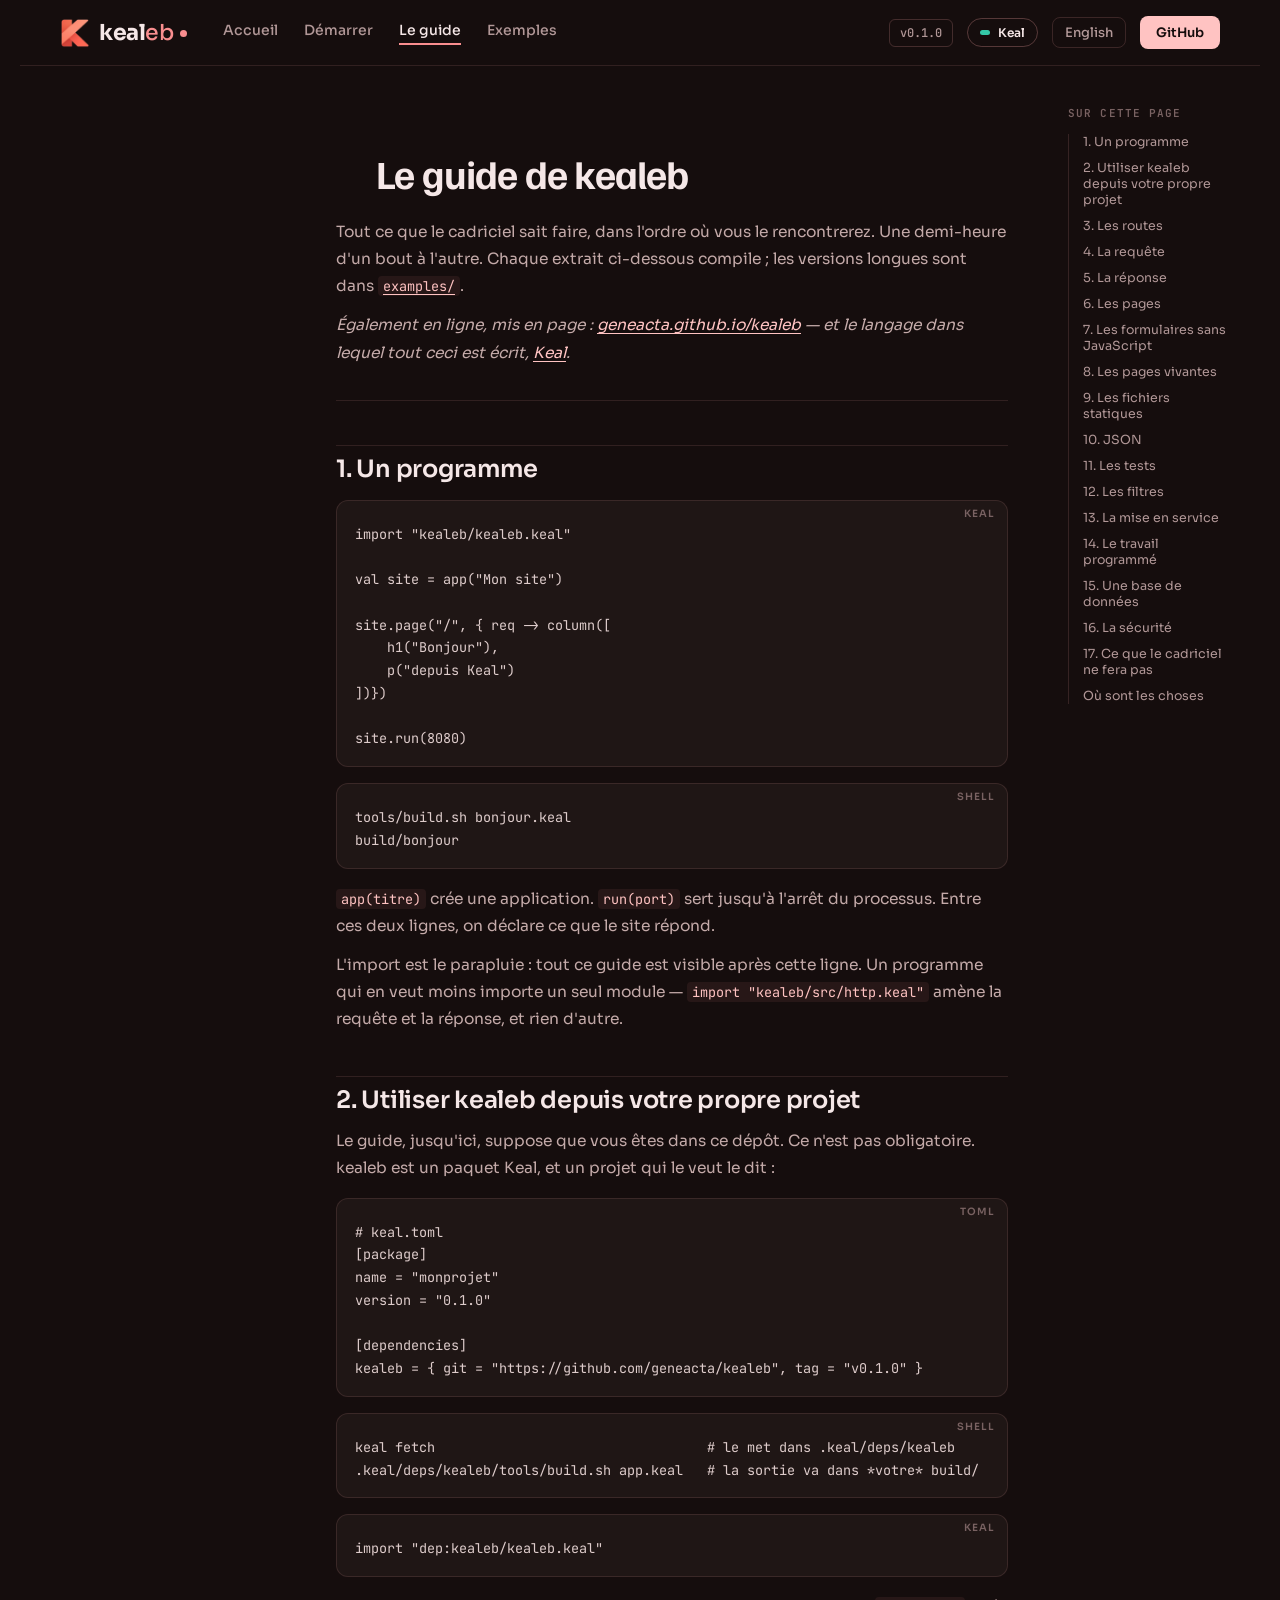
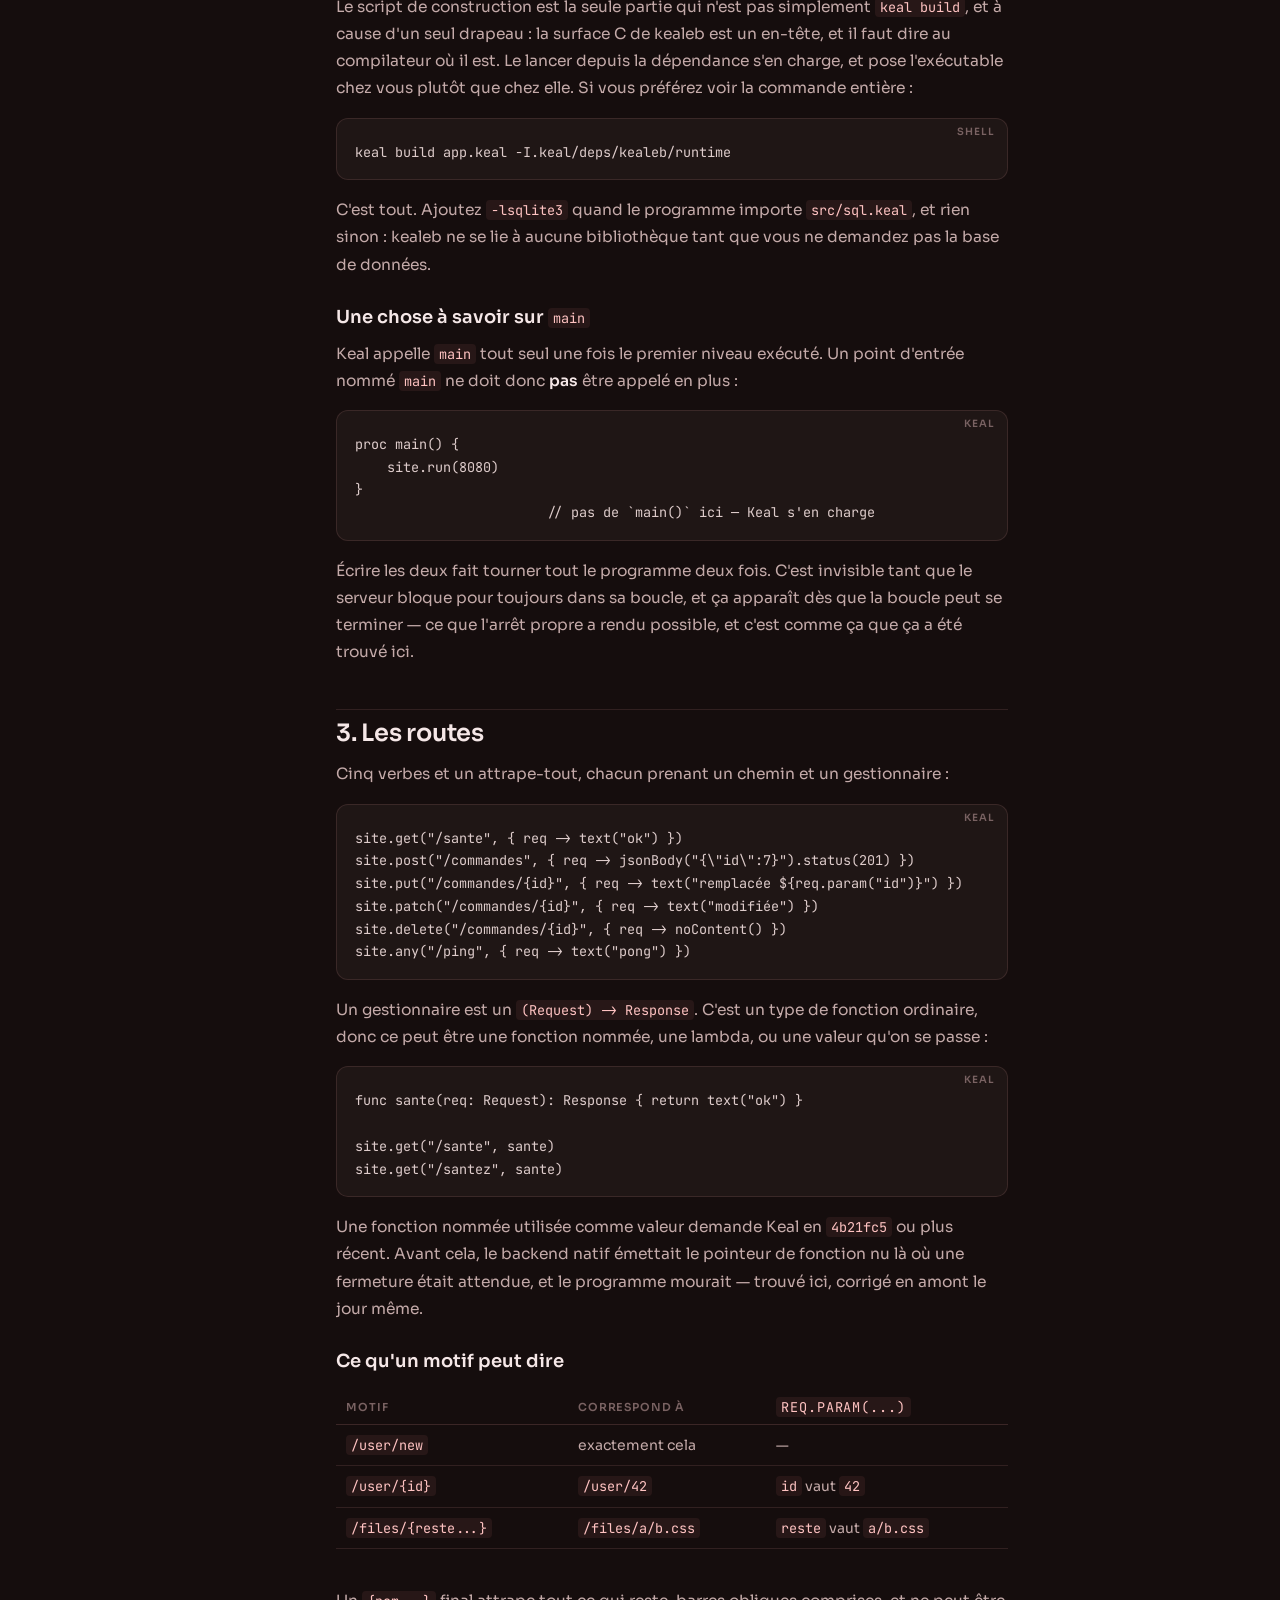
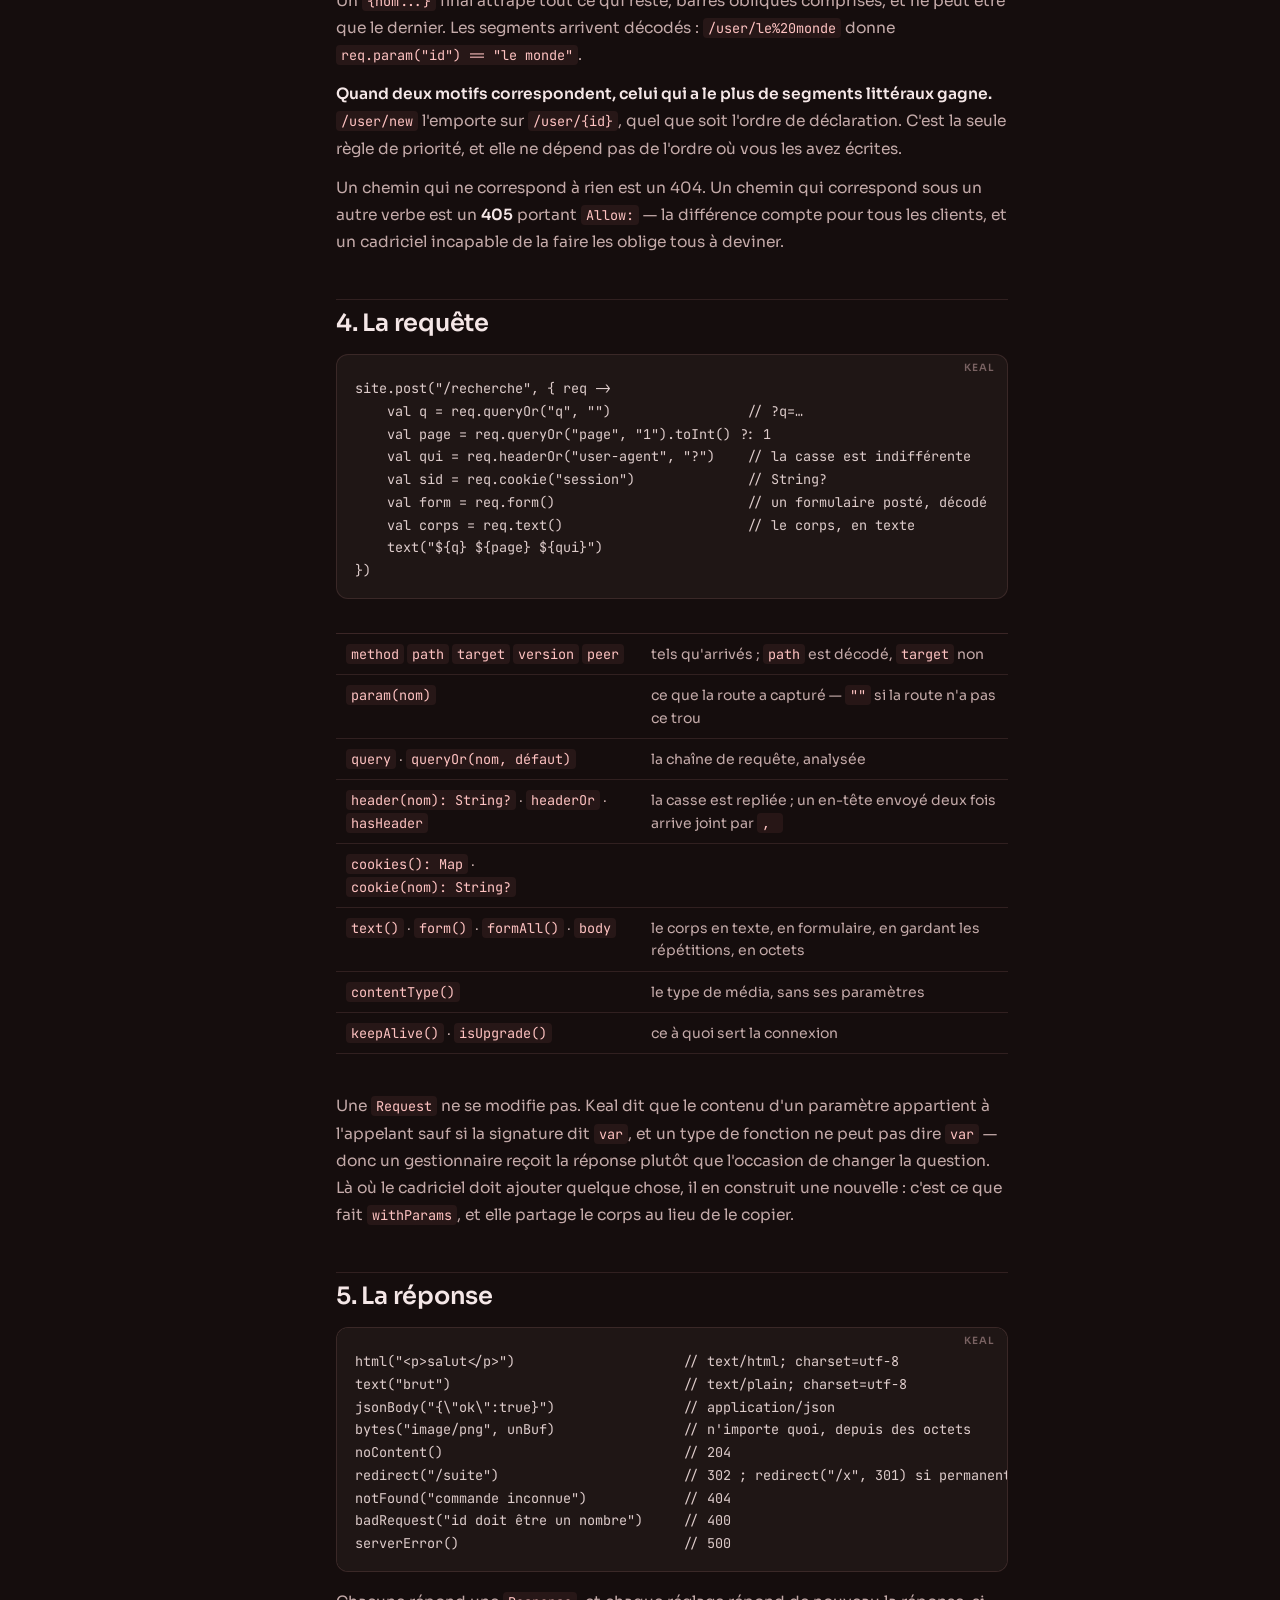
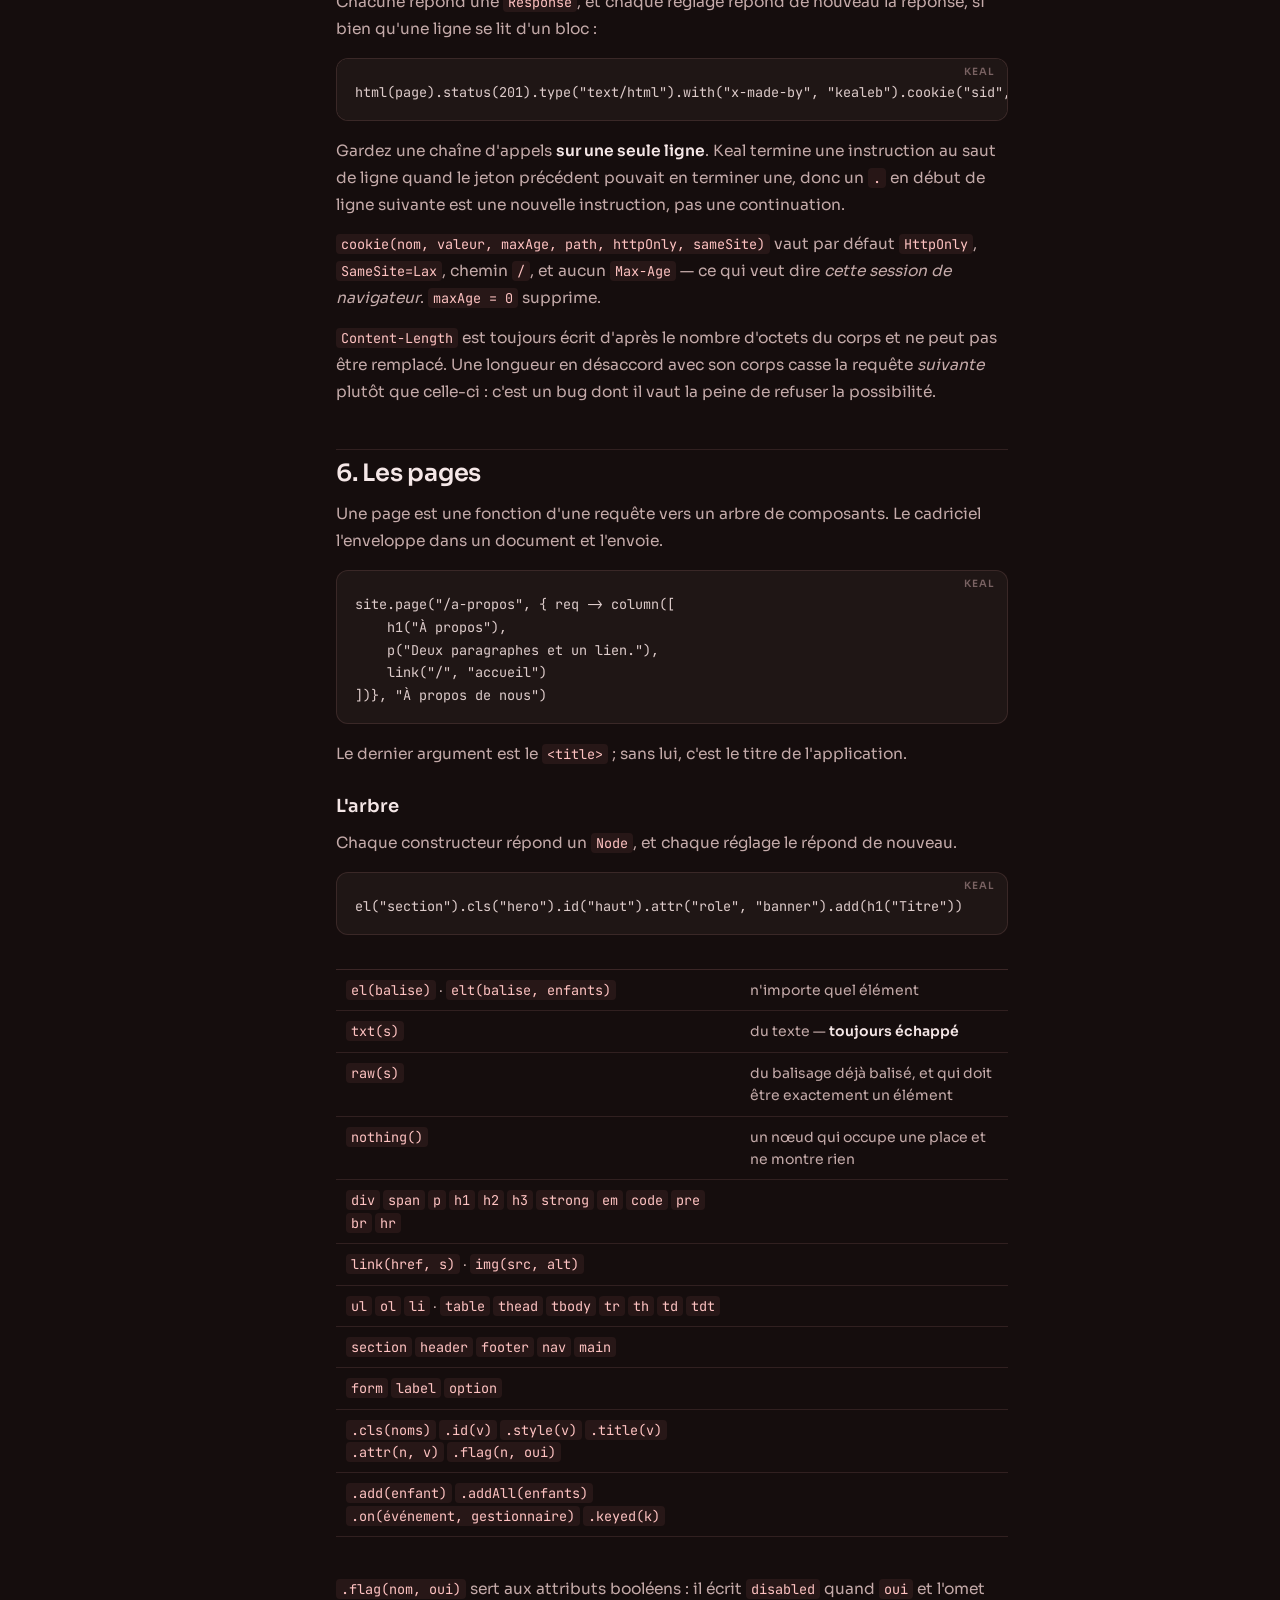
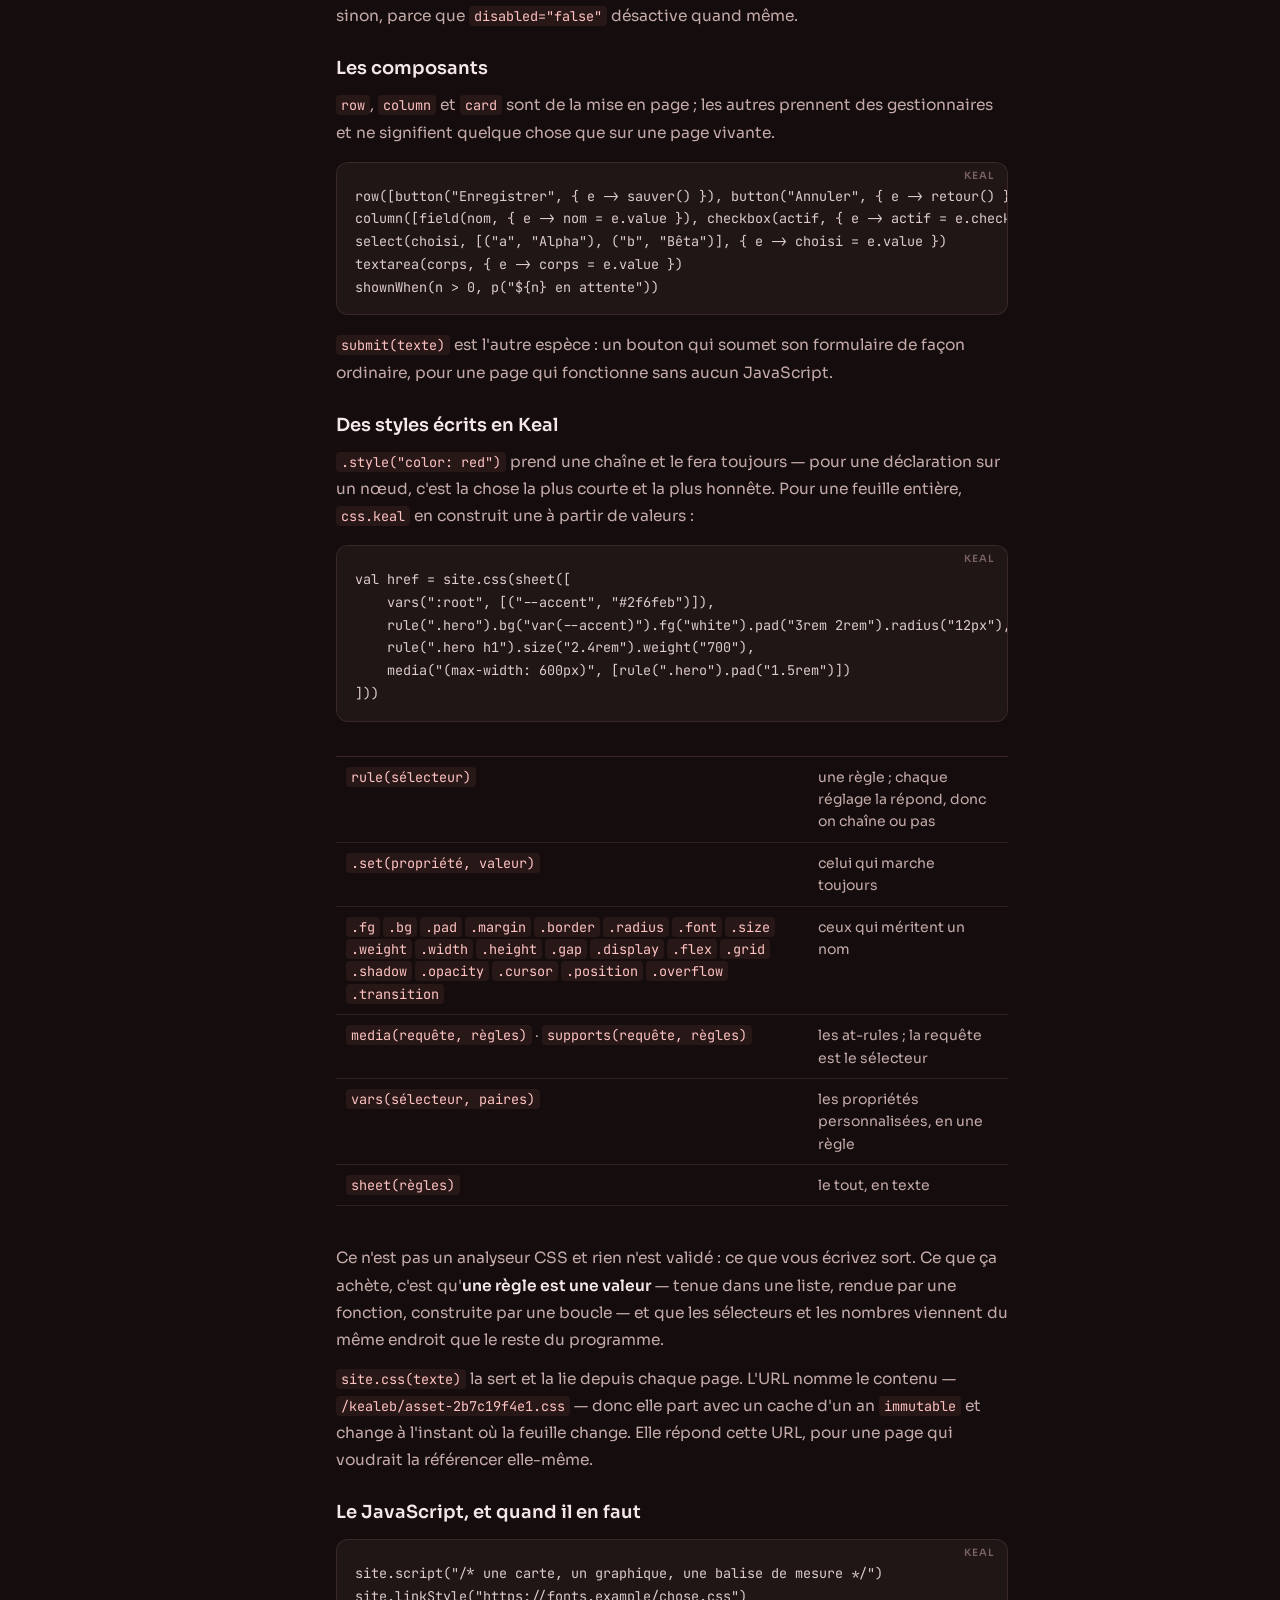
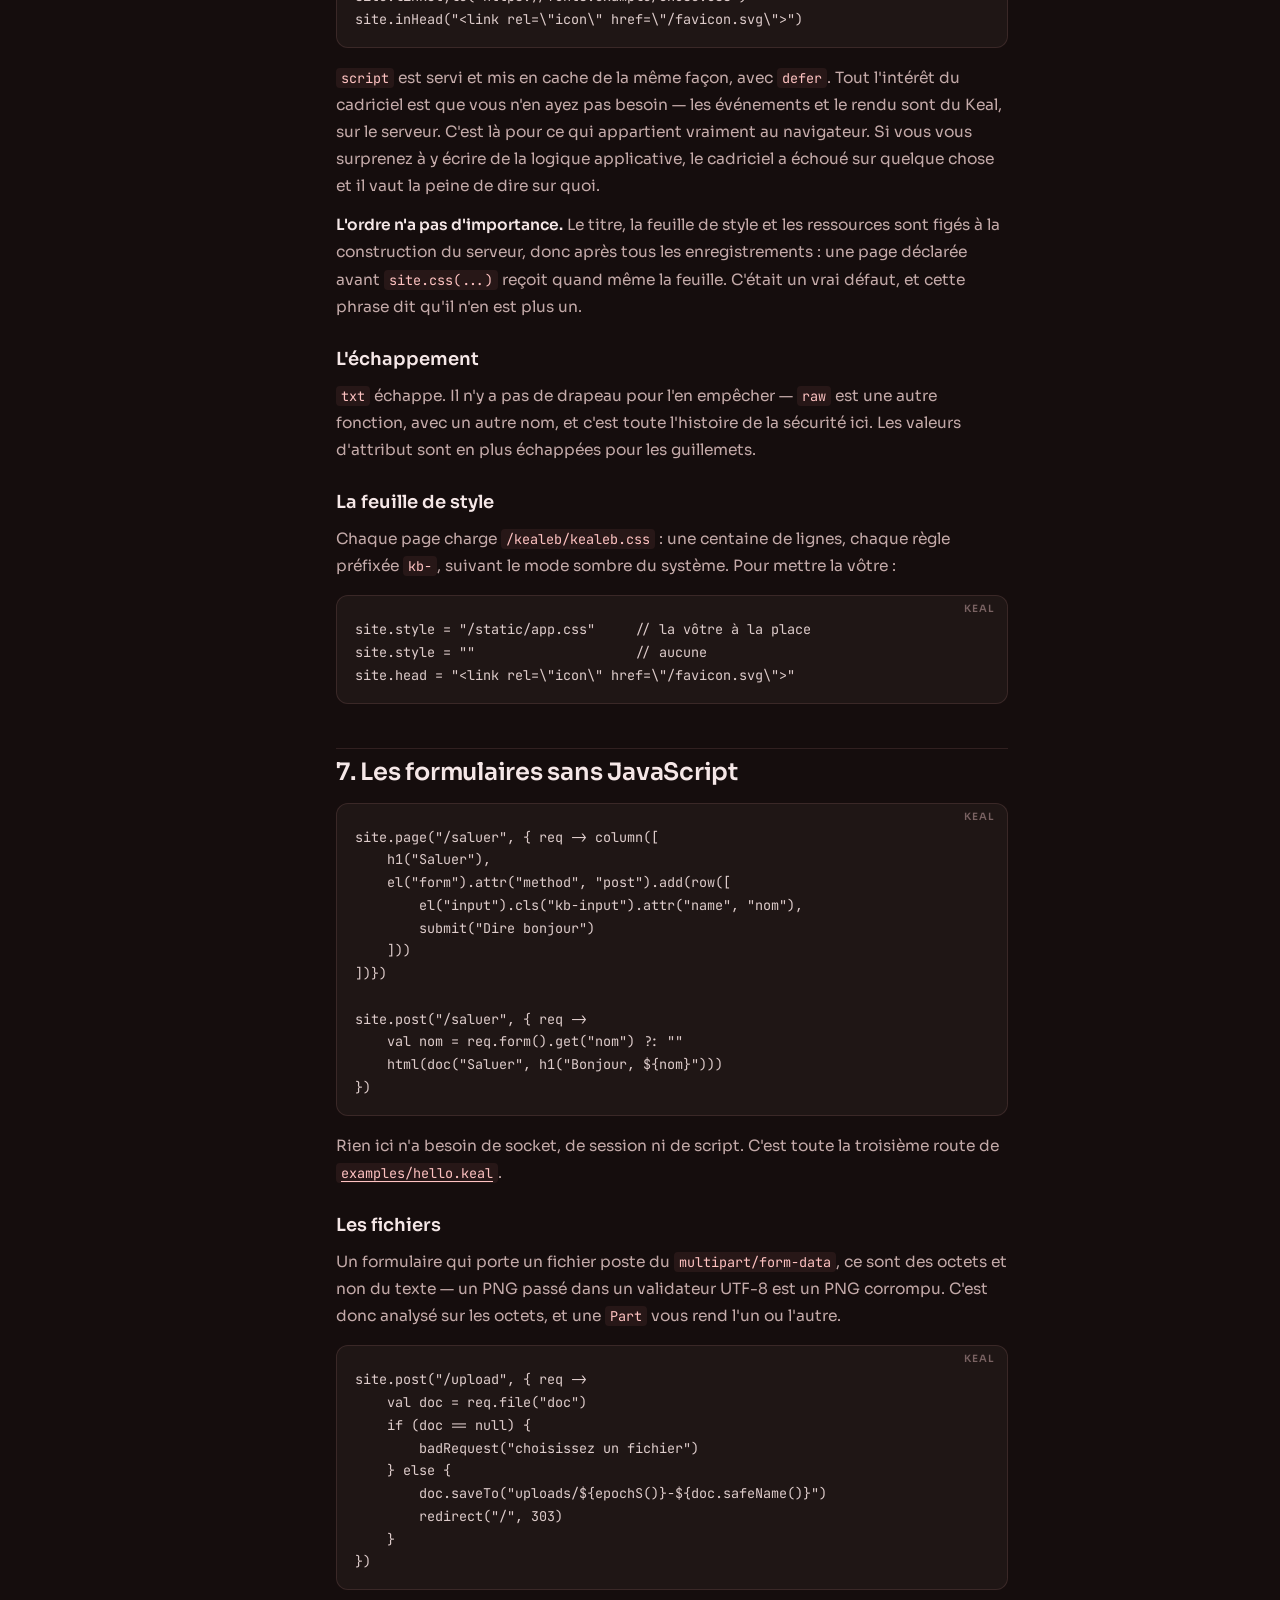
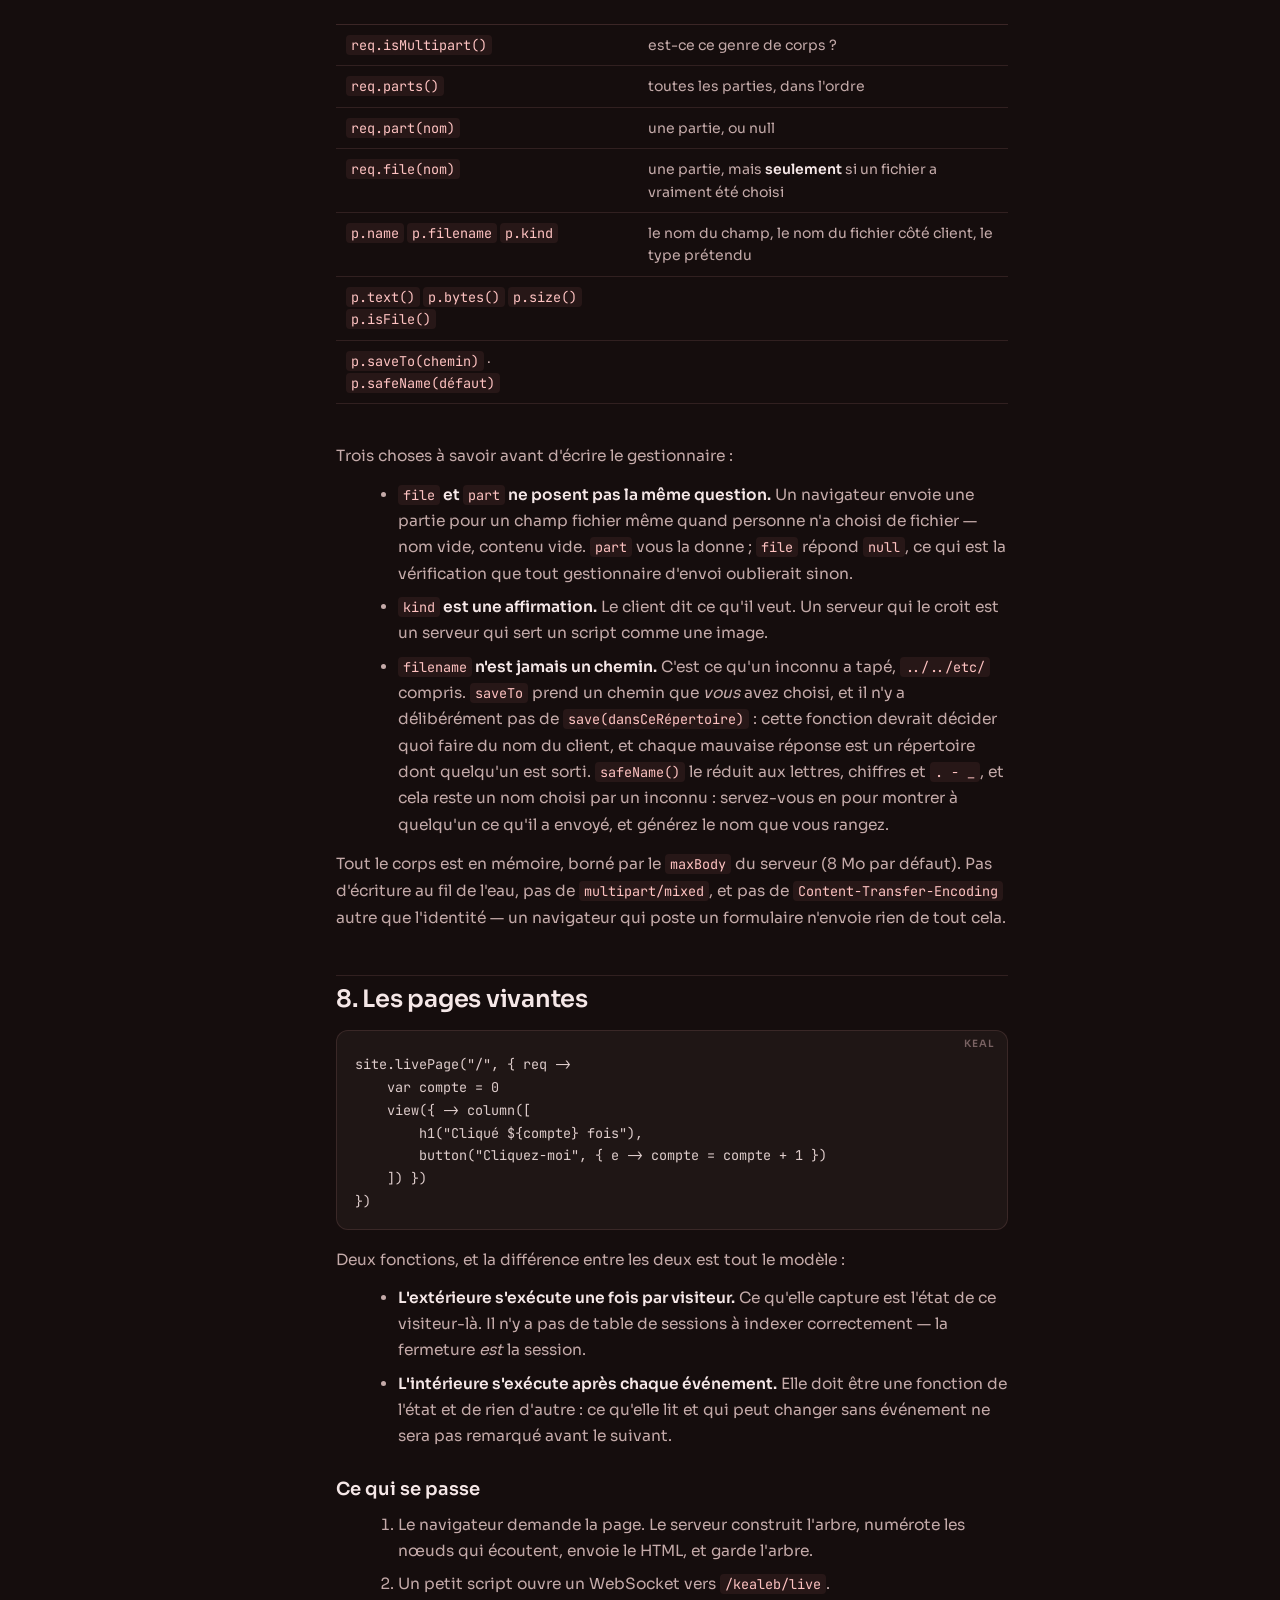
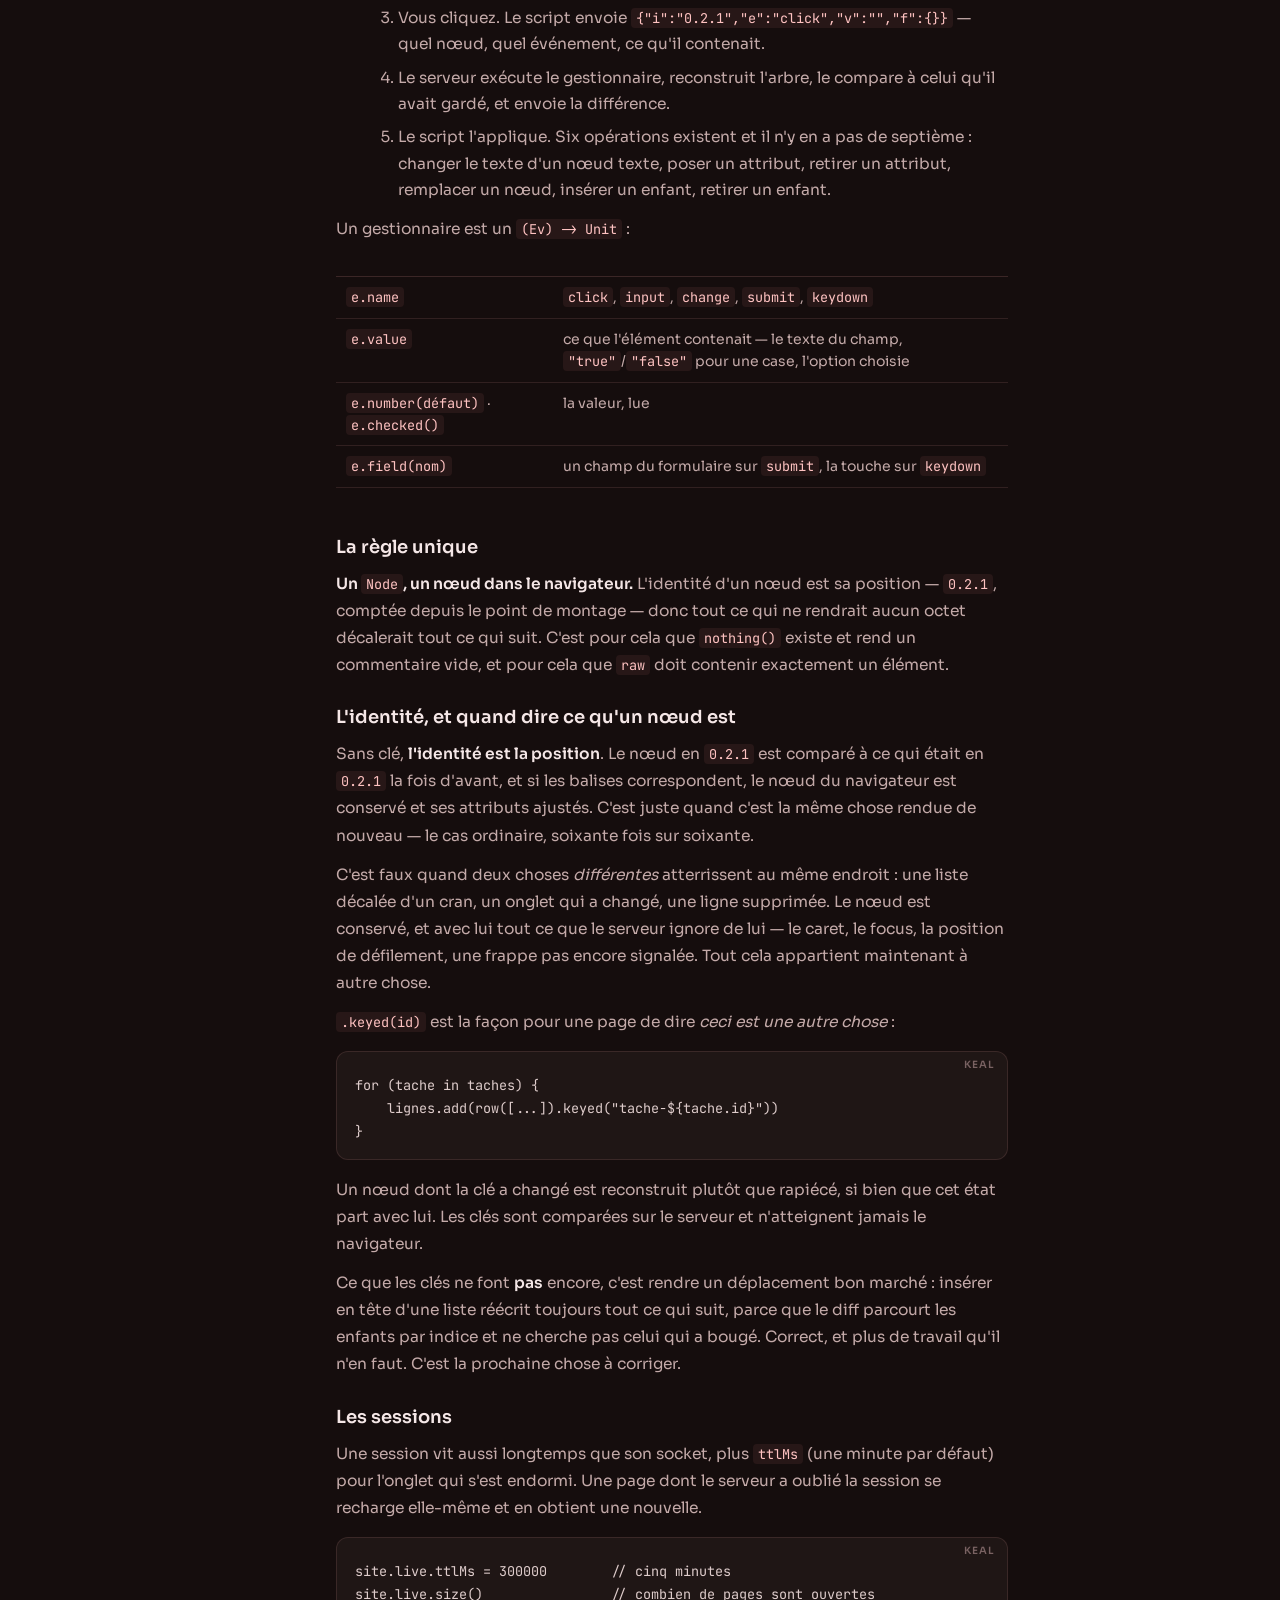
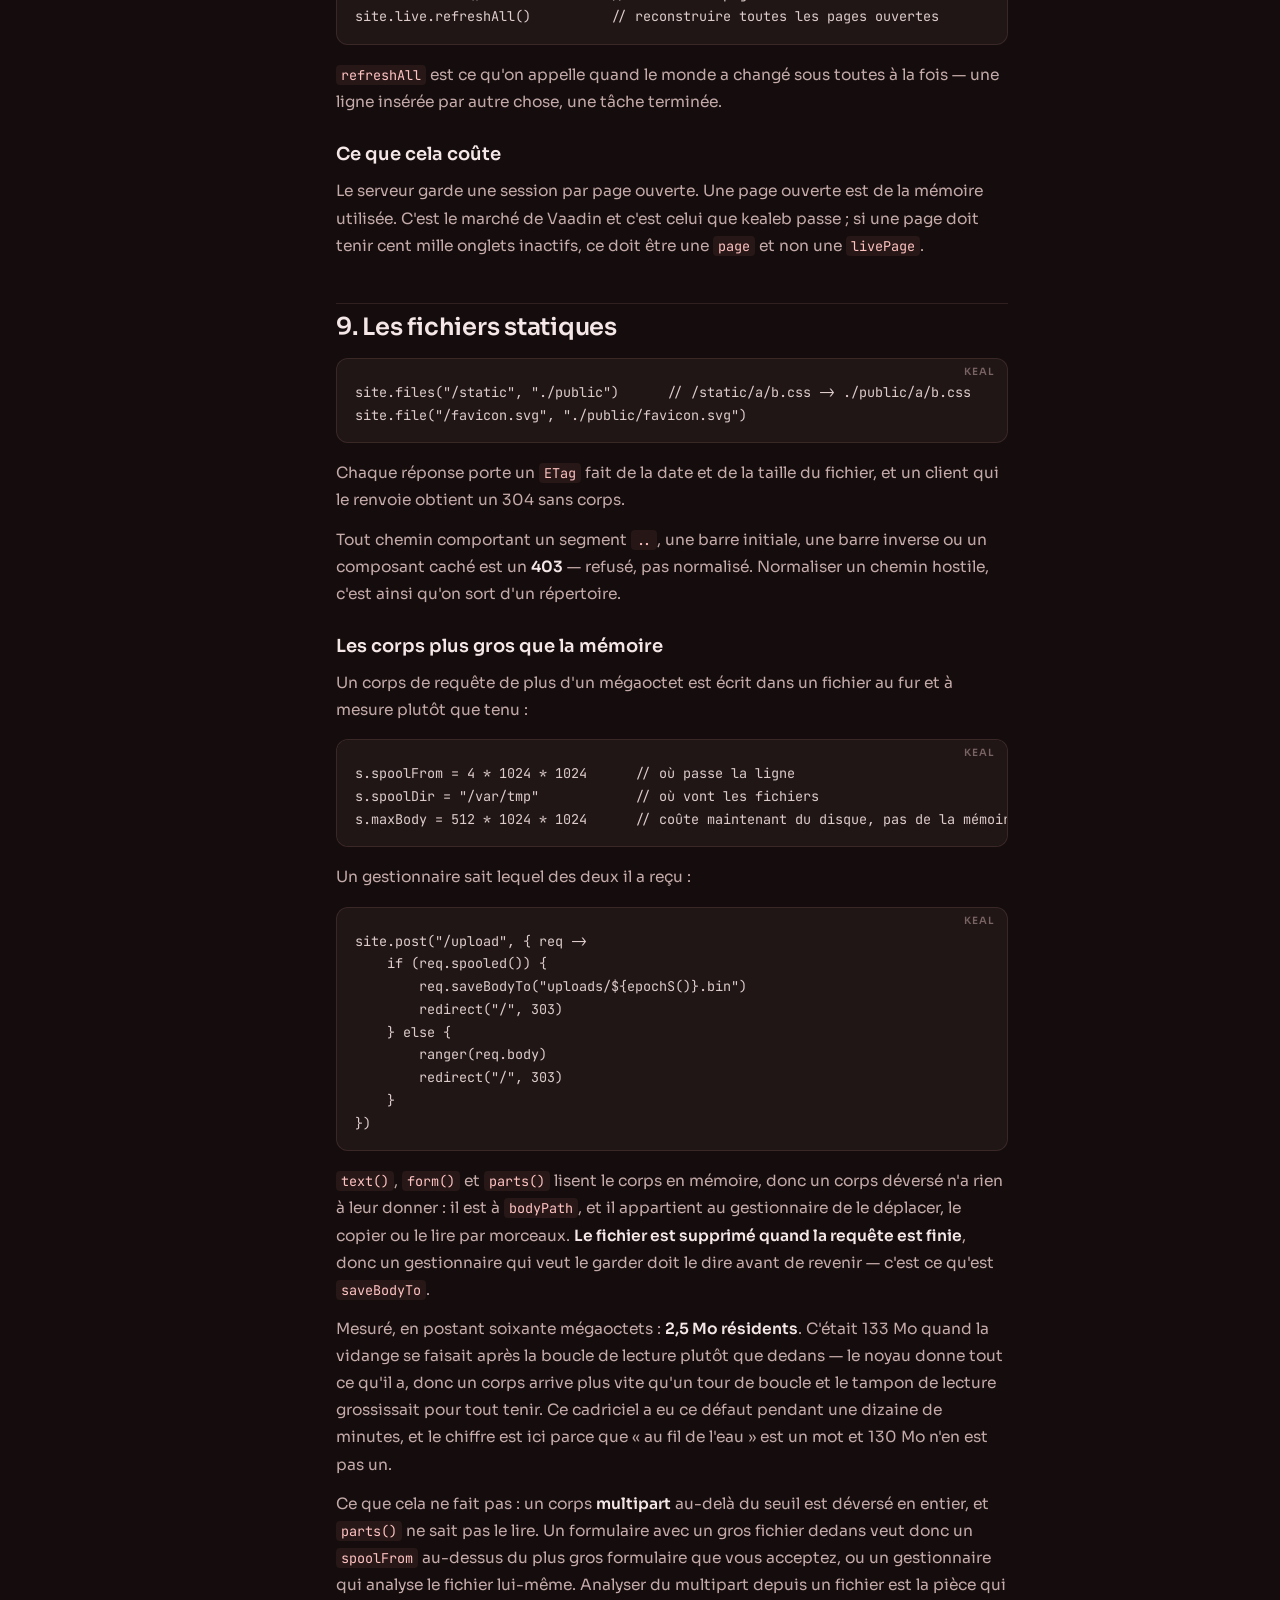
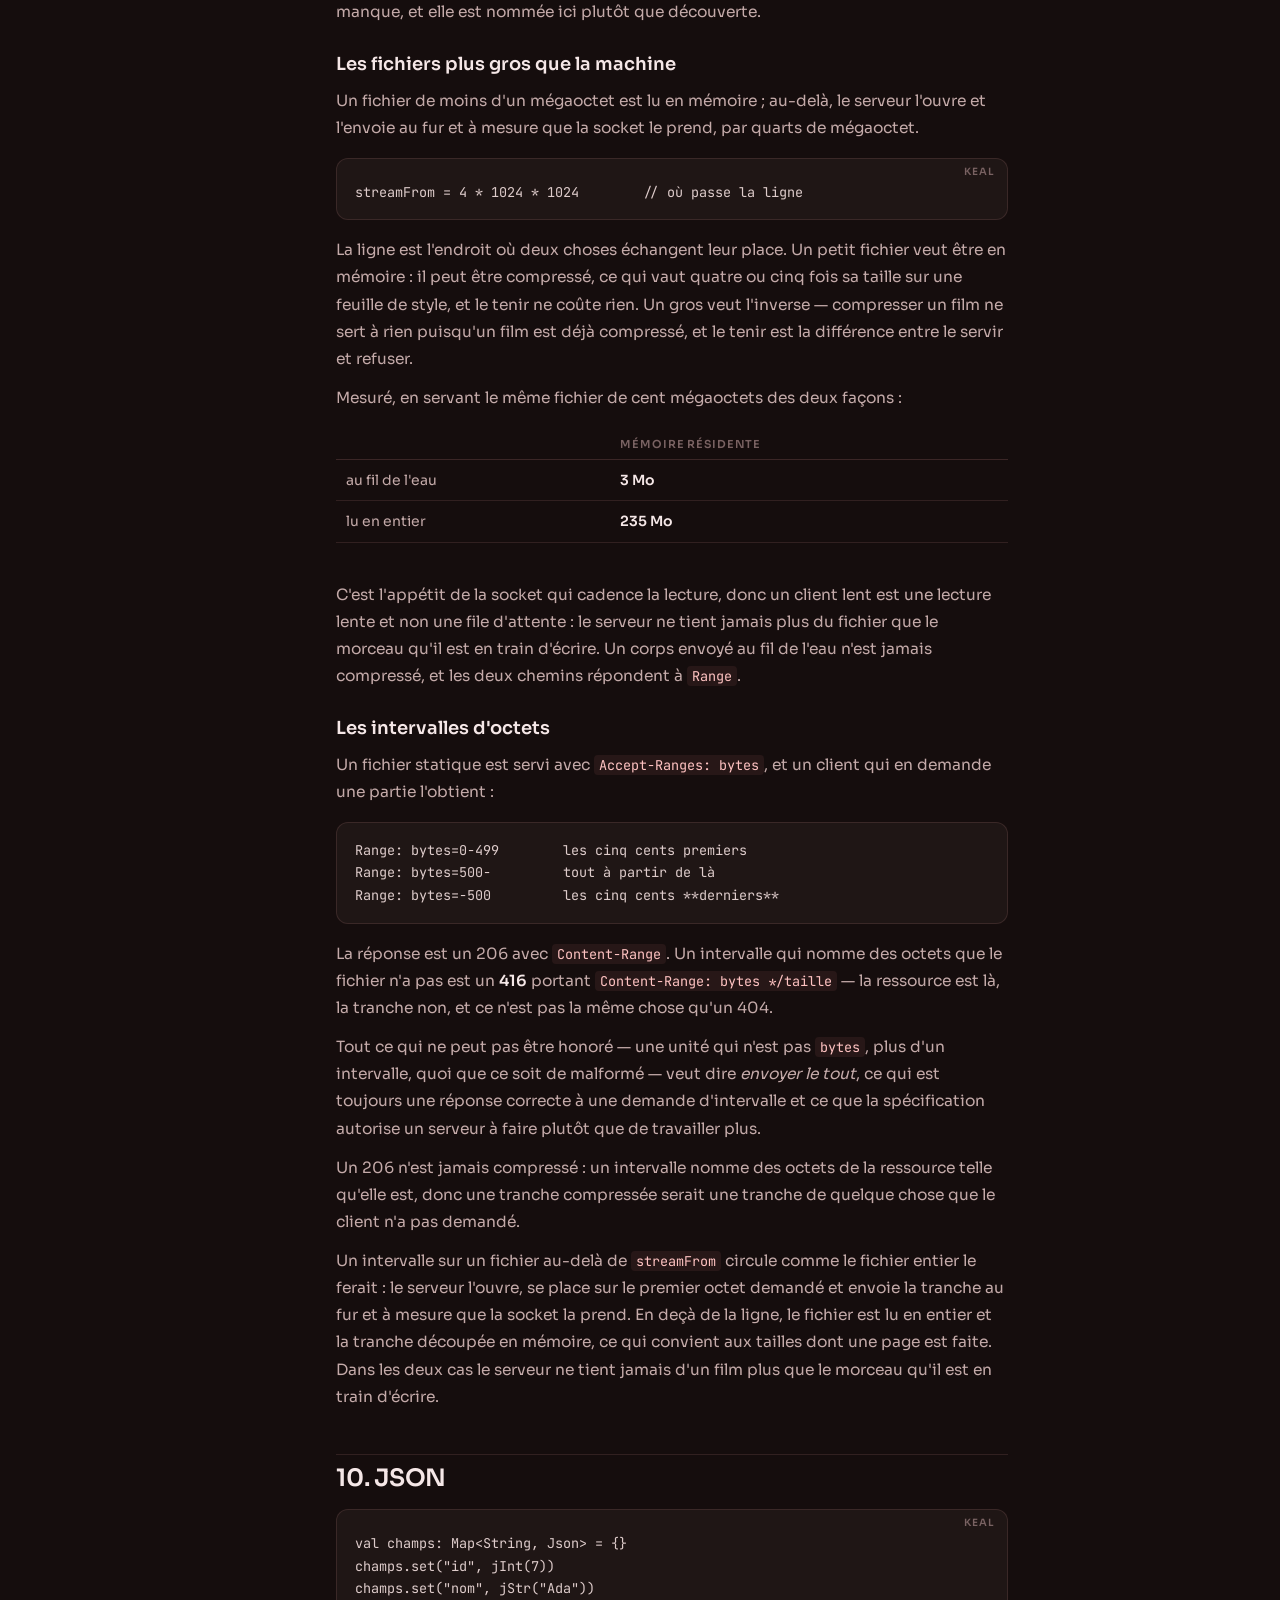
<file: site/fr/guide.html>
<!doctype html>
<html lang="fr">
<head>
<meta charset="utf-8">
<meta name="viewport" content="width=device-width, initial-scale=1">
<title>Le guide de kealeb</title>
<meta name="description" content="Les routes, les pages, les pages vivantes, les composants, une base de données, la sécurité, et ce que le cadriciel ne fera pas.">
<link rel="canonical" href="https://geneacta.github.io/kealeb/fr/guide.html">
<link rel="alternate" hreflang="en" href="https://geneacta.github.io/kealeb/guide.html">
<link rel="alternate" hreflang="fr" href="https://geneacta.github.io/kealeb/fr/guide.html">
<link rel="alternate" hreflang="x-default" href="https://geneacta.github.io/kealeb/guide.html">
<meta property="og:type" content="website">
<meta property="og:site_name" content="kealeb">
<meta property="og:locale" content="fr_FR">
<meta property="og:title" content="Le guide de kealeb">
<meta property="og:description" content="Les routes, les pages, les pages vivantes, les composants, une base de données, la sécurité, et ce que le cadriciel ne fera pas.">
<meta property="og:url" content="https://geneacta.github.io/kealeb/fr/guide.html">
<meta name="twitter:card" content="summary">
<meta name="twitter:title" content="Le guide de kealeb">
<meta name="twitter:description" content="Les routes, les pages, les pages vivantes, les composants, une base de données, la sécurité, et ce que le cadriciel ne fera pas.">
<link rel="preconnect" href="https://fonts.googleapis.com">
<link rel="preconnect" href="https://fonts.gstatic.com" crossorigin>
<link href="https://fonts.googleapis.com/css2?family=Sora:wght@400;500;600;700&family=JetBrains+Mono:wght@400;500;600;700&family=Familjen+Grotesk:wght@500;700&display=swap" rel="stylesheet">
<link rel="icon" type="image/png" href="../assets/k.png">
<link rel="stylesheet" href="../style.css">
</head>
<body>
<div class="wrap">
<nav class="nav">
  <div class="nav-left">
    <a class="mark" href="index.html">
      <img class="mark-k" src="../assets/k.png" alt="">
      <span class="wordmark">keal<span class="suffix">eb</span></span>
    </a>
    <div class="nav-links"><a href="index.html">Accueil</a><a href="start.html">Démarrer</a><a href="guide.html" class="tab-active">Le guide</a><a href="examples.html">Exemples</a></div>
  </div>
  <div class="nav-right">
    <span class="badge">v0.1.0</span>
    <a class="btn-keal" href="https://geneacta.github.io/keal/fr/">Keal</a>
    <a class="btn-lang" href="../guide.html">English</a>
    <a class="btn-gh" href="https://github.com/geneacta/kealeb">GitHub</a>
  </div>
</nav>
<div class="dgrid"><div></div><div class="dmain prose"><div class="doc-head"><h1>Le guide de kealeb</h1></div><p>Tout ce que le cadriciel sait faire, dans l'ordre où vous le rencontrerez. Une demi-heure d'un bout à l'autre. Chaque extrait ci-dessous compile ; les versions longues sont dans <a href="https://github.com/geneacta/kealeb/blob/main/examples"><code>examples/</code></a>.</p>
<p><em>Également en ligne, mis en page : <a href="https://geneacta.github.io/kealeb/fr/">geneacta.github.io/kealeb</a> — et le langage dans lequel tout ceci est écrit, <a href="https://geneacta.github.io/keal/fr/">Keal</a>.</em></p>
<hr>
<h2 id="1-un-programme">1. Un programme</h2>
<pre class="lang-keal"><code>import &quot;kealeb/kealeb.keal&quot;

val site = app(&quot;Mon site&quot;)

site.page(&quot;/&quot;, { req -&gt; column([
    h1(&quot;Bonjour&quot;),
    p(&quot;depuis Keal&quot;)
])})

site.run(8080)</code></pre>
<pre class="lang-sh"><code>tools/build.sh bonjour.keal
build/bonjour</code></pre>
<p><code>app(titre)</code> crée une application. <code>run(port)</code> sert jusqu'à l'arrêt du processus. Entre ces deux lignes, on déclare ce que le site répond.</p>
<p>L'import est le parapluie : tout ce guide est visible après cette ligne. Un programme qui en veut moins importe un seul module — <code>import "kealeb/src/http.keal"</code> amène la requête et la réponse, et rien d'autre.</p>
<h2 id="2-utiliser-kealeb-depuis-votre-propre-projet">2. Utiliser kealeb depuis votre propre projet</h2>
<p>Le guide, jusqu'ici, suppose que vous êtes dans ce dépôt. Ce n'est pas obligatoire. kealeb est un paquet Keal, et un projet qui le veut le dit :</p>
<pre class="lang-toml"><code># keal.toml
[package]
name = &quot;monprojet&quot;
version = &quot;0.1.0&quot;

[dependencies]
kealeb = { git = &quot;https://github.com/geneacta/kealeb&quot;, tag = &quot;v0.1.0&quot; }</code></pre>
<pre class="lang-sh"><code>keal fetch                                  # le met dans .keal/deps/kealeb
.keal/deps/kealeb/tools/build.sh app.keal   # la sortie va dans *votre* build/</code></pre>
<pre class="lang-keal"><code>import &quot;dep:kealeb/kealeb.keal&quot;</code></pre>
<p>Le script de construction est la seule partie qui n'est pas simplement <code>keal build</code>, et à cause d'un seul drapeau : la surface C de kealeb est un en-tête, et il faut dire au compilateur où il est. Le lancer depuis la dépendance s'en charge, et pose l'exécutable chez vous plutôt que chez elle. Si vous préférez voir la commande entière :</p>
<pre class="lang-sh"><code>keal build app.keal -I.keal/deps/kealeb/runtime</code></pre>
<p>C'est tout. Ajoutez <code>-lsqlite3</code> quand le programme importe <code>src/sql.keal</code>, et rien sinon : kealeb ne se lie à aucune bibliothèque tant que vous ne demandez pas la base de données.</p>
<h3 id="une-chose-savoir-sur-main">Une chose à savoir sur <code>main</code></h3>
<p>Keal appelle <code>main</code> tout seul une fois le premier niveau exécuté. Un point d'entrée nommé <code>main</code> ne doit donc <strong>pas</strong> être appelé en plus :</p>
<pre class="lang-keal"><code>proc main() {
    site.run(8080)
}
                        // pas de `main()` ici — Keal s&#x27;en charge</code></pre>
<p>Écrire les deux fait tourner tout le programme deux fois. C'est invisible tant que le serveur bloque pour toujours dans sa boucle, et ça apparaît dès que la boucle peut se terminer — ce que l'arrêt propre a rendu possible, et c'est comme ça que ça a été trouvé ici.</p>
<h2 id="3-les-routes">3. Les routes</h2>
<p>Cinq verbes et un attrape-tout, chacun prenant un chemin et un gestionnaire :</p>
<pre class="lang-keal"><code>site.get(&quot;/sante&quot;, { req -&gt; text(&quot;ok&quot;) })
site.post(&quot;/commandes&quot;, { req -&gt; jsonBody(&quot;{\&quot;id\&quot;:7}&quot;).status(201) })
site.put(&quot;/commandes/{id}&quot;, { req -&gt; text(&quot;remplacée ${req.param(&quot;id&quot;)}&quot;) })
site.patch(&quot;/commandes/{id}&quot;, { req -&gt; text(&quot;modifiée&quot;) })
site.delete(&quot;/commandes/{id}&quot;, { req -&gt; noContent() })
site.any(&quot;/ping&quot;, { req -&gt; text(&quot;pong&quot;) })</code></pre>
<p>Un gestionnaire est un <code>(Request) -&gt; Response</code>. C'est un type de fonction ordinaire, donc ce peut être une fonction nommée, une lambda, ou une valeur qu'on se passe :</p>
<pre class="lang-keal"><code>func sante(req: Request): Response { return text(&quot;ok&quot;) }

site.get(&quot;/sante&quot;, sante)
site.get(&quot;/santez&quot;, sante)</code></pre>
<p>Une fonction nommée utilisée comme valeur demande Keal en <code>4b21fc5</code> ou plus récent. Avant cela, le backend natif émettait le pointeur de fonction nu là où une fermeture était attendue, et le programme mourait — trouvé ici, corrigé en amont le jour même.</p>
<h3 id="ce-qu-un-motif-peut-dire">Ce qu'un motif peut dire</h3>
<div class="tablewrap"><table><thead><tr><th>motif</th><th>correspond à</th><th><code>req.param(...)</code></th></tr></thead><tbody><tr><td><code>/user/new</code></td><td>exactement cela</td><td>—</td></tr><tr><td><code>/user/{id}</code></td><td><code>/user/42</code></td><td><code>id</code> vaut <code>42</code></td></tr><tr><td><code>/files/{reste...}</code></td><td><code>/files/a/b.css</code></td><td><code>reste</code> vaut <code>a/b.css</code></td></tr></tbody></table></div>
<p>Un <code>{nom...}</code> final attrape tout ce qui reste, barres obliques comprises, et ne peut être que le dernier. Les segments arrivent décodés : <code>/user/le%20monde</code> donne <code>req.param("id") == "le monde"</code>.</p>
<p><strong>Quand deux motifs correspondent, celui qui a le plus de segments littéraux gagne.</strong> <code>/user/new</code> l'emporte sur <code>/user/{id}</code>, quel que soit l'ordre de déclaration. C'est la seule règle de priorité, et elle ne dépend pas de l'ordre où vous les avez écrites.</p>
<p>Un chemin qui ne correspond à rien est un 404. Un chemin qui correspond sous un autre verbe est un <strong>405</strong> portant <code>Allow:</code> — la différence compte pour tous les clients, et un cadriciel incapable de la faire les oblige tous à deviner.</p>
<h2 id="4-la-requ-te">4. La requête</h2>
<pre class="lang-keal"><code>site.post(&quot;/recherche&quot;, { req -&gt;
    val q = req.queryOr(&quot;q&quot;, &quot;&quot;)                 // ?q=…
    val page = req.queryOr(&quot;page&quot;, &quot;1&quot;).toInt() ?: 1
    val qui = req.headerOr(&quot;user-agent&quot;, &quot;?&quot;)    // la casse est indifférente
    val sid = req.cookie(&quot;session&quot;)              // String?
    val form = req.form()                        // un formulaire posté, décodé
    val corps = req.text()                       // le corps, en texte
    text(&quot;${q} ${page} ${qui}&quot;)
})</code></pre>
<div class="tablewrap"><table><thead><tr><th></th><th></th></tr></thead><tbody><tr><td><code>method</code> <code>path</code> <code>target</code> <code>version</code> <code>peer</code></td><td>tels qu'arrivés ; <code>path</code> est décodé, <code>target</code> non</td></tr><tr><td><code>param(nom)</code></td><td>ce que la route a capturé — <code>""</code> si la route n'a pas ce trou</td></tr><tr><td><code>query</code> · <code>queryOr(nom, défaut)</code></td><td>la chaîne de requête, analysée</td></tr><tr><td><code>header(nom): String?</code> · <code>headerOr</code> · <code>hasHeader</code></td><td>la casse est repliée ; un en-tête envoyé deux fois arrive joint par <code>, </code></td></tr><tr><td><code>cookies(): Map</code> · <code>cookie(nom): String?</code></td><td></td></tr><tr><td><code>text()</code> · <code>form()</code> · <code>formAll()</code> · <code>body</code></td><td>le corps en texte, en formulaire, en gardant les répétitions, en octets</td></tr><tr><td><code>contentType()</code></td><td>le type de média, sans ses paramètres</td></tr><tr><td><code>keepAlive()</code> · <code>isUpgrade()</code></td><td>ce à quoi sert la connexion</td></tr></tbody></table></div>
<p>Une <code>Request</code> ne se modifie pas. Keal dit que le contenu d'un paramètre appartient à l'appelant sauf si la signature dit <code>var</code>, et un type de fonction ne peut pas dire <code>var</code> — donc un gestionnaire reçoit la réponse plutôt que l'occasion de changer la question. Là où le cadriciel doit ajouter quelque chose, il en construit une nouvelle : c'est ce que fait <code>withParams</code>, et elle partage le corps au lieu de le copier.</p>
<h2 id="5-la-r-ponse">5. La réponse</h2>
<pre class="lang-keal"><code>html(&quot;&lt;p&gt;salut&lt;/p&gt;&quot;)                     // text/html; charset=utf-8
text(&quot;brut&quot;)                             // text/plain; charset=utf-8
jsonBody(&quot;{\&quot;ok\&quot;:true}&quot;)                // application/json
bytes(&quot;image/png&quot;, unBuf)                // n&#x27;importe quoi, depuis des octets
noContent()                              // 204
redirect(&quot;/suite&quot;)                       // 302 ; redirect(&quot;/x&quot;, 301) si permanent
notFound(&quot;commande inconnue&quot;)            // 404
badRequest(&quot;id doit être un nombre&quot;)     // 400
serverError()                            // 500</code></pre>
<p>Chacune répond une <code>Response</code>, et chaque réglage répond de nouveau la réponse, si bien qu'une ligne se lit d'un bloc :</p>
<pre class="lang-keal"><code>html(page).status(201).type(&quot;text/html&quot;).with(&quot;x-made-by&quot;, &quot;kealeb&quot;).cookie(&quot;sid&quot;, jeton, 3600)</code></pre>
<p>Gardez une chaîne d'appels <strong>sur une seule ligne</strong>. Keal termine une instruction au saut de ligne quand le jeton précédent pouvait en terminer une, donc un <code>.</code> en début de ligne suivante est une nouvelle instruction, pas une continuation.</p>
<p><code>cookie(nom, valeur, maxAge, path, httpOnly, sameSite)</code> vaut par défaut <code>HttpOnly</code>, <code>SameSite=Lax</code>, chemin <code>/</code>, et aucun <code>Max-Age</code> — ce qui veut dire <em>cette session de navigateur</em>. <code>maxAge = 0</code> supprime.</p>
<p><code>Content-Length</code> est toujours écrit d'après le nombre d'octets du corps et ne peut pas être remplacé. Une longueur en désaccord avec son corps casse la requête <em>suivante</em> plutôt que celle-ci : c'est un bug dont il vaut la peine de refuser la possibilité.</p>
<h2 id="6-les-pages">6. Les pages</h2>
<p>Une page est une fonction d'une requête vers un arbre de composants. Le cadriciel l'enveloppe dans un document et l'envoie.</p>
<pre class="lang-keal"><code>site.page(&quot;/a-propos&quot;, { req -&gt; column([
    h1(&quot;À propos&quot;),
    p(&quot;Deux paragraphes et un lien.&quot;),
    link(&quot;/&quot;, &quot;accueil&quot;)
])}, &quot;À propos de nous&quot;)</code></pre>
<p>Le dernier argument est le <code>&lt;title&gt;</code> ; sans lui, c'est le titre de l'application.</p>
<h3 id="l-arbre">L'arbre</h3>
<p>Chaque constructeur répond un <code>Node</code>, et chaque réglage le répond de nouveau.</p>
<pre class="lang-keal"><code>el(&quot;section&quot;).cls(&quot;hero&quot;).id(&quot;haut&quot;).attr(&quot;role&quot;, &quot;banner&quot;).add(h1(&quot;Titre&quot;))</code></pre>
<div class="tablewrap"><table><thead><tr><th></th><th></th></tr></thead><tbody><tr><td><code>el(balise)</code> · <code>elt(balise, enfants)</code></td><td>n'importe quel élément</td></tr><tr><td><code>txt(s)</code></td><td>du texte — <strong>toujours échappé</strong></td></tr><tr><td><code>raw(s)</code></td><td>du balisage déjà balisé, et qui doit être exactement un élément</td></tr><tr><td><code>nothing()</code></td><td>un nœud qui occupe une place et ne montre rien</td></tr><tr><td><code>div</code> <code>span</code> <code>p</code> <code>h1</code> <code>h2</code> <code>h3</code> <code>strong</code> <code>em</code> <code>code</code> <code>pre</code> <code>br</code> <code>hr</code></td><td></td></tr><tr><td><code>link(href, s)</code> · <code>img(src, alt)</code></td><td></td></tr><tr><td><code>ul</code> <code>ol</code> <code>li</code> · <code>table</code> <code>thead</code> <code>tbody</code> <code>tr</code> <code>th</code> <code>td</code> <code>tdt</code></td><td></td></tr><tr><td><code>section</code> <code>header</code> <code>footer</code> <code>nav</code> <code>main</code></td><td></td></tr><tr><td><code>form</code> <code>label</code> <code>option</code></td><td></td></tr><tr><td><code>.cls(noms)</code> <code>.id(v)</code> <code>.style(v)</code> <code>.title(v)</code> <code>.attr(n, v)</code> <code>.flag(n, oui)</code></td><td></td></tr><tr><td><code>.add(enfant)</code> <code>.addAll(enfants)</code> <code>.on(événement, gestionnaire)</code> <code>.keyed(k)</code></td><td></td></tr></tbody></table></div>
<p><code>.flag(nom, oui)</code> sert aux attributs booléens : il écrit <code>disabled</code> quand <code>oui</code> et l'omet sinon, parce que <code>disabled="false"</code> désactive quand même.</p>
<h3 id="les-composants">Les composants</h3>
<p><code>row</code>, <code>column</code> et <code>card</code> sont de la mise en page ; les autres prennent des gestionnaires et ne signifient quelque chose que sur une page vivante.</p>
<pre class="lang-keal"><code>row([button(&quot;Enregistrer&quot;, { e -&gt; sauver() }), button(&quot;Annuler&quot;, { e -&gt; retour() })])
column([field(nom, { e -&gt; nom = e.value }), checkbox(actif, { e -&gt; actif = e.checked() })])
select(choisi, [(&quot;a&quot;, &quot;Alpha&quot;), (&quot;b&quot;, &quot;Bêta&quot;)], { e -&gt; choisi = e.value })
textarea(corps, { e -&gt; corps = e.value })
shownWhen(n &gt; 0, p(&quot;${n} en attente&quot;))</code></pre>
<p><code>submit(texte)</code> est l'autre espèce : un bouton qui soumet son formulaire de façon ordinaire, pour une page qui fonctionne sans aucun JavaScript.</p>
<h3 id="des-styles-crits-en-keal">Des styles écrits en Keal</h3>
<p><code>.style("color: red")</code> prend une chaîne et le fera toujours — pour une déclaration sur un nœud, c'est la chose la plus courte et la plus honnête. Pour une feuille entière, <code>css.keal</code> en construit une à partir de valeurs :</p>
<pre class="lang-keal"><code>val href = site.css(sheet([
    vars(&quot;:root&quot;, [(&quot;--accent&quot;, &quot;#2f6feb&quot;)]),
    rule(&quot;.hero&quot;).bg(&quot;var(--accent)&quot;).fg(&quot;white&quot;).pad(&quot;3rem 2rem&quot;).radius(&quot;12px&quot;),
    rule(&quot;.hero h1&quot;).size(&quot;2.4rem&quot;).weight(&quot;700&quot;),
    media(&quot;(max-width: 600px)&quot;, [rule(&quot;.hero&quot;).pad(&quot;1.5rem&quot;)])
]))</code></pre>
<div class="tablewrap"><table><thead><tr><th></th><th></th></tr></thead><tbody><tr><td><code>rule(sélecteur)</code></td><td>une règle ; chaque réglage la répond, donc on chaîne ou pas</td></tr><tr><td><code>.set(propriété, valeur)</code></td><td>celui qui marche toujours</td></tr><tr><td><code>.fg</code> <code>.bg</code> <code>.pad</code> <code>.margin</code> <code>.border</code> <code>.radius</code> <code>.font</code> <code>.size</code> <code>.weight</code> <code>.width</code> <code>.height</code> <code>.gap</code> <code>.display</code> <code>.flex</code> <code>.grid</code> <code>.shadow</code> <code>.opacity</code> <code>.cursor</code> <code>.position</code> <code>.overflow</code> <code>.transition</code></td><td>ceux qui méritent un nom</td></tr><tr><td><code>media(requête, règles)</code> · <code>supports(requête, règles)</code></td><td>les at-rules ; la requête est le sélecteur</td></tr><tr><td><code>vars(sélecteur, paires)</code></td><td>les propriétés personnalisées, en une règle</td></tr><tr><td><code>sheet(règles)</code></td><td>le tout, en texte</td></tr></tbody></table></div>
<p>Ce n'est pas un analyseur CSS et rien n'est validé : ce que vous écrivez sort. Ce que ça achète, c'est qu'<strong>une règle est une valeur</strong> — tenue dans une liste, rendue par une fonction, construite par une boucle — et que les sélecteurs et les nombres viennent du même endroit que le reste du programme.</p>
<p><code>site.css(texte)</code> la sert et la lie depuis chaque page. L'URL nomme le contenu — <code>/kealeb/asset-2b7c19f4e1.css</code> — donc elle part avec un cache d'un an <code>immutable</code> et change à l'instant où la feuille change. Elle répond cette URL, pour une page qui voudrait la référencer elle-même.</p>
<h3 id="le-javascript-et-quand-il-en-faut">Le JavaScript, et quand il en faut</h3>
<pre class="lang-keal"><code>site.script(&quot;/* une carte, un graphique, une balise de mesure */&quot;)
site.linkStyle(&quot;https://fonts.example/chose.css&quot;)
site.inHead(&quot;&lt;link rel=\&quot;icon\&quot; href=\&quot;/favicon.svg\&quot;&gt;&quot;)</code></pre>
<p><code>script</code> est servi et mis en cache de la même façon, avec <code>defer</code>. Tout l'intérêt du cadriciel est que vous n'en ayez pas besoin — les événements et le rendu sont du Keal, sur le serveur. C'est là pour ce qui appartient vraiment au navigateur. Si vous vous surprenez à y écrire de la logique applicative, le cadriciel a échoué sur quelque chose et il vaut la peine de dire sur quoi.</p>
<p><strong>L'ordre n'a pas d'importance.</strong> Le titre, la feuille de style et les ressources sont figés à la construction du serveur, donc après tous les enregistrements : une page déclarée avant <code>site.css(...)</code> reçoit quand même la feuille. C'était un vrai défaut, et cette phrase dit qu'il n'en est plus un.</p>
<h3 id="l-chappement">L'échappement</h3>
<p><code>txt</code> échappe. Il n'y a pas de drapeau pour l'en empêcher — <code>raw</code> est une autre fonction, avec un autre nom, et c'est toute l'histoire de la sécurité ici. Les valeurs d'attribut sont en plus échappées pour les guillemets.</p>
<h3 id="la-feuille-de-style">La feuille de style</h3>
<p>Chaque page charge <code>/kealeb/kealeb.css</code> : une centaine de lignes, chaque règle préfixée <code>kb-</code>, suivant le mode sombre du système. Pour mettre la vôtre :</p>
<pre class="lang-keal"><code>site.style = &quot;/static/app.css&quot;     // la vôtre à la place
site.style = &quot;&quot;                    // aucune
site.head = &quot;&lt;link rel=\&quot;icon\&quot; href=\&quot;/favicon.svg\&quot;&gt;&quot;</code></pre>
<h2 id="7-les-formulaires-sans-javascript">7. Les formulaires sans JavaScript</h2>
<pre class="lang-keal"><code>site.page(&quot;/saluer&quot;, { req -&gt; column([
    h1(&quot;Saluer&quot;),
    el(&quot;form&quot;).attr(&quot;method&quot;, &quot;post&quot;).add(row([
        el(&quot;input&quot;).cls(&quot;kb-input&quot;).attr(&quot;name&quot;, &quot;nom&quot;),
        submit(&quot;Dire bonjour&quot;)
    ]))
])})

site.post(&quot;/saluer&quot;, { req -&gt;
    val nom = req.form().get(&quot;nom&quot;) ?: &quot;&quot;
    html(doc(&quot;Saluer&quot;, h1(&quot;Bonjour, ${nom}&quot;)))
})</code></pre>
<p>Rien ici n'a besoin de socket, de session ni de script. C'est toute la troisième route de <a href="examples.html#hello"><code>examples/hello.keal</code></a>.</p>
<h3 id="les-fichiers">Les fichiers</h3>
<p>Un formulaire qui porte un fichier poste du <code>multipart/form-data</code>, ce sont des octets et non du texte — un PNG passé dans un validateur UTF-8 est un PNG corrompu. C'est donc analysé sur les octets, et une <code>Part</code> vous rend l'un ou l'autre.</p>
<pre class="lang-keal"><code>site.post(&quot;/upload&quot;, { req -&gt;
    val doc = req.file(&quot;doc&quot;)
    if (doc == null) {
        badRequest(&quot;choisissez un fichier&quot;)
    } else {
        doc.saveTo(&quot;uploads/${epochS()}-${doc.safeName()}&quot;)
        redirect(&quot;/&quot;, 303)
    }
})</code></pre>
<div class="tablewrap"><table><thead><tr><th></th><th></th></tr></thead><tbody><tr><td><code>req.isMultipart()</code></td><td>est-ce ce genre de corps ?</td></tr><tr><td><code>req.parts()</code></td><td>toutes les parties, dans l'ordre</td></tr><tr><td><code>req.part(nom)</code></td><td>une partie, ou null</td></tr><tr><td><code>req.file(nom)</code></td><td>une partie, mais <strong>seulement</strong> si un fichier a vraiment été choisi</td></tr><tr><td><code>p.name</code> <code>p.filename</code> <code>p.kind</code></td><td>le nom du champ, le nom du fichier côté client, le type prétendu</td></tr><tr><td><code>p.text()</code> <code>p.bytes()</code> <code>p.size()</code> <code>p.isFile()</code></td><td></td></tr><tr><td><code>p.saveTo(chemin)</code> · <code>p.safeName(défaut)</code></td><td></td></tr></tbody></table></div>
<p>Trois choses à savoir avant d'écrire le gestionnaire :</p>
<ul><li><strong><code>file</code> et <code>part</code> ne posent pas la même question.</strong> Un navigateur envoie une partie pour un champ fichier même quand personne n'a choisi de fichier — nom vide, contenu vide. <code>part</code> vous la donne ; <code>file</code> répond <code>null</code>, ce qui est la vérification que tout gestionnaire d'envoi oublierait sinon.</li><li><strong><code>kind</code> est une affirmation.</strong> Le client dit ce qu'il veut. Un serveur qui le croit est un serveur qui sert un script comme une image.</li><li><strong><code>filename</code> n'est jamais un chemin.</strong> C'est ce qu'un inconnu a tapé, <code>../../etc/</code> compris. <code>saveTo</code> prend un chemin que <em>vous</em> avez choisi, et il n'y a délibérément pas de <code>save(dansCeRépertoire)</code> : cette fonction devrait décider quoi faire du nom du client, et chaque mauvaise réponse est un répertoire dont quelqu'un est sorti. <code>safeName()</code> le réduit aux lettres, chiffres et <code>. - _</code>, et cela reste un nom choisi par un inconnu : servez-vous en pour montrer à quelqu'un ce qu'il a envoyé, et générez le nom que vous rangez.</li></ul>
<p>Tout le corps est en mémoire, borné par le <code>maxBody</code> du serveur (8 Mo par défaut). Pas d'écriture au fil de l'eau, pas de <code>multipart/mixed</code>, et pas de <code>Content-Transfer-Encoding</code> autre que l'identité — un navigateur qui poste un formulaire n'envoie rien de tout cela.</p>
<h2 id="8-les-pages-vivantes">8. Les pages vivantes</h2>
<pre class="lang-keal"><code>site.livePage(&quot;/&quot;, { req -&gt;
    var compte = 0
    view({ -&gt; column([
        h1(&quot;Cliqué ${compte} fois&quot;),
        button(&quot;Cliquez-moi&quot;, { e -&gt; compte = compte + 1 })
    ]) })
})</code></pre>
<p>Deux fonctions, et la différence entre les deux est tout le modèle :</p>
<ul><li><strong>L'extérieure s'exécute une fois par visiteur.</strong> Ce qu'elle capture est l'état de ce visiteur-là. Il n'y a pas de table de sessions à indexer correctement — la fermeture <em>est</em> la session.</li><li><strong>L'intérieure s'exécute après chaque événement.</strong> Elle doit être une fonction de l'état et de rien d'autre : ce qu'elle lit et qui peut changer sans événement ne sera pas remarqué avant le suivant.</li></ul>
<h3 id="ce-qui-se-passe">Ce qui se passe</h3>
<ol><li>Le navigateur demande la page. Le serveur construit l'arbre, numérote les nœuds qui écoutent, envoie le HTML, et garde l'arbre.</li><li>Un petit script ouvre un WebSocket vers <code>/kealeb/live</code>.</li><li>Vous cliquez. Le script envoie <code>{"i":"0.2.1","e":"click","v":"","f":{}}</code> — quel nœud, quel événement, ce qu'il contenait.</li><li>Le serveur exécute le gestionnaire, reconstruit l'arbre, le compare à celui qu'il avait gardé, et envoie la différence.</li><li>Le script l'applique. Six opérations existent et il n'y en a pas de septième : changer le texte d'un nœud texte, poser un attribut, retirer un attribut, remplacer un nœud, insérer un enfant, retirer un enfant.</li></ol>
<p>Un gestionnaire est un <code>(Ev) -&gt; Unit</code> :</p>
<div class="tablewrap"><table><thead><tr><th></th><th></th></tr></thead><tbody><tr><td><code>e.name</code></td><td><code>click</code>, <code>input</code>, <code>change</code>, <code>submit</code>, <code>keydown</code></td></tr><tr><td><code>e.value</code></td><td>ce que l'élément contenait — le texte du champ, <code>"true"</code>/<code>"false"</code> pour une case, l'option choisie</td></tr><tr><td><code>e.number(défaut)</code> · <code>e.checked()</code></td><td>la valeur, lue</td></tr><tr><td><code>e.field(nom)</code></td><td>un champ du formulaire sur <code>submit</code>, la touche sur <code>keydown</code></td></tr></tbody></table></div>
<h3 id="la-r-gle-unique">La règle unique</h3>
<p><strong>Un <code>Node</code>, un nœud dans le navigateur.</strong> L'identité d'un nœud est sa position — <code>0.2.1</code>, comptée depuis le point de montage — donc tout ce qui ne rendrait aucun octet décalerait tout ce qui suit. C'est pour cela que <code>nothing()</code> existe et rend un commentaire vide, et pour cela que <code>raw</code> doit contenir exactement un élément.</p>
<h3 id="l-identit-et-quand-dire-ce-qu-un-n-ud-est">L'identité, et quand dire ce qu'un nœud est</h3>
<p>Sans clé, <strong>l'identité est la position</strong>. Le nœud en <code>0.2.1</code> est comparé à ce qui était en <code>0.2.1</code> la fois d'avant, et si les balises correspondent, le nœud du navigateur est conservé et ses attributs ajustés. C'est juste quand c'est la même chose rendue de nouveau — le cas ordinaire, soixante fois sur soixante.</p>
<p>C'est faux quand deux choses <em>différentes</em> atterrissent au même endroit : une liste décalée d'un cran, un onglet qui a changé, une ligne supprimée. Le nœud est conservé, et avec lui tout ce que le serveur ignore de lui — le caret, le focus, la position de défilement, une frappe pas encore signalée. Tout cela appartient maintenant à autre chose.</p>
<p><code>.keyed(id)</code> est la façon pour une page de dire <em>ceci est une autre chose</em> :</p>
<pre class="lang-keal"><code>for (tache in taches) {
    lignes.add(row([...]).keyed(&quot;tache-${tache.id}&quot;))
}</code></pre>
<p>Un nœud dont la clé a changé est reconstruit plutôt que rapiécé, si bien que cet état part avec lui. Les clés sont comparées sur le serveur et n'atteignent jamais le navigateur.</p>
<p>Ce que les clés ne font <strong>pas</strong> encore, c'est rendre un déplacement bon marché : insérer en tête d'une liste réécrit toujours tout ce qui suit, parce que le diff parcourt les enfants par indice et ne cherche pas celui qui a bougé. Correct, et plus de travail qu'il n'en faut. C'est la prochaine chose à corriger.</p>
<h3 id="les-sessions">Les sessions</h3>
<p>Une session vit aussi longtemps que son socket, plus <code>ttlMs</code> (une minute par défaut) pour l'onglet qui s'est endormi. Une page dont le serveur a oublié la session se recharge elle-même et en obtient une nouvelle.</p>
<pre class="lang-keal"><code>site.live.ttlMs = 300000        // cinq minutes
site.live.size()                // combien de pages sont ouvertes
site.live.refreshAll()          // reconstruire toutes les pages ouvertes</code></pre>
<p><code>refreshAll</code> est ce qu'on appelle quand le monde a changé sous toutes à la fois — une ligne insérée par autre chose, une tâche terminée.</p>
<h3 id="ce-que-cela-co-te">Ce que cela coûte</h3>
<p>Le serveur garde une session par page ouverte. Une page ouverte est de la mémoire utilisée. C'est le marché de Vaadin et c'est celui que kealeb passe ; si une page doit tenir cent mille onglets inactifs, ce doit être une <code>page</code> et non une <code>livePage</code>.</p>
<h2 id="9-les-fichiers-statiques">9. Les fichiers statiques</h2>
<pre class="lang-keal"><code>site.files(&quot;/static&quot;, &quot;./public&quot;)      // /static/a/b.css -&gt; ./public/a/b.css
site.file(&quot;/favicon.svg&quot;, &quot;./public/favicon.svg&quot;)</code></pre>
<p>Chaque réponse porte un <code>ETag</code> fait de la date et de la taille du fichier, et un client qui le renvoie obtient un 304 sans corps.</p>
<p>Tout chemin comportant un segment <code>..</code>, une barre initiale, une barre inverse ou un composant caché est un <strong>403</strong> — refusé, pas normalisé. Normaliser un chemin hostile, c'est ainsi qu'on sort d'un répertoire.</p>
<h3 id="les-corps-plus-gros-que-la-m-moire">Les corps plus gros que la mémoire</h3>
<p>Un corps de requête de plus d'un mégaoctet est écrit dans un fichier au fur et à mesure plutôt que tenu :</p>
<pre class="lang-keal"><code>s.spoolFrom = 4 * 1024 * 1024      // où passe la ligne
s.spoolDir = &quot;/var/tmp&quot;            // où vont les fichiers
s.maxBody = 512 * 1024 * 1024      // coûte maintenant du disque, pas de la mémoire</code></pre>
<p>Un gestionnaire sait lequel des deux il a reçu :</p>
<pre class="lang-keal"><code>site.post(&quot;/upload&quot;, { req -&gt;
    if (req.spooled()) {
        req.saveBodyTo(&quot;uploads/${epochS()}.bin&quot;)
        redirect(&quot;/&quot;, 303)
    } else {
        ranger(req.body)
        redirect(&quot;/&quot;, 303)
    }
})</code></pre>
<p><code>text()</code>, <code>form()</code> et <code>parts()</code> lisent le corps en mémoire, donc un corps déversé n'a rien à leur donner : il est à <code>bodyPath</code>, et il appartient au gestionnaire de le déplacer, le copier ou le lire par morceaux. <strong>Le fichier est supprimé quand la requête est finie</strong>, donc un gestionnaire qui veut le garder doit le dire avant de revenir — c'est ce qu'est <code>saveBodyTo</code>.</p>
<p>Mesuré, en postant soixante mégaoctets : <strong>2,5 Mo résidents</strong>. C'était 133 Mo quand la vidange se faisait après la boucle de lecture plutôt que dedans — le noyau donne tout ce qu'il a, donc un corps arrive plus vite qu'un tour de boucle et le tampon de lecture grossissait pour tout tenir. Ce cadriciel a eu ce défaut pendant une dizaine de minutes, et le chiffre est ici parce que « au fil de l'eau » est un mot et 130 Mo n'en est pas un.</p>
<p>Ce que cela ne fait pas : un corps <strong>multipart</strong> au-delà du seuil est déversé en entier, et <code>parts()</code> ne sait pas le lire. Un formulaire avec un gros fichier dedans veut donc un <code>spoolFrom</code> au-dessus du plus gros formulaire que vous acceptez, ou un gestionnaire qui analyse le fichier lui-même. Analyser du multipart depuis un fichier est la pièce qui manque, et elle est nommée ici plutôt que découverte.</p>
<h3 id="les-fichiers-plus-gros-que-la-machine">Les fichiers plus gros que la machine</h3>
<p>Un fichier de moins d'un mégaoctet est lu en mémoire ; au-delà, le serveur l'ouvre et l'envoie au fur et à mesure que la socket le prend, par quarts de mégaoctet.</p>
<pre class="lang-keal"><code>streamFrom = 4 * 1024 * 1024        // où passe la ligne</code></pre>
<p>La ligne est l'endroit où deux choses échangent leur place. Un petit fichier veut être en mémoire : il peut être compressé, ce qui vaut quatre ou cinq fois sa taille sur une feuille de style, et le tenir ne coûte rien. Un gros veut l'inverse — compresser un film ne sert à rien puisqu'un film est déjà compressé, et le tenir est la différence entre le servir et refuser.</p>
<p>Mesuré, en servant le même fichier de cent mégaoctets des deux façons :</p>
<div class="tablewrap"><table><thead><tr><th></th><th>mémoire résidente</th></tr></thead><tbody><tr><td>au fil de l'eau</td><td><strong>3 Mo</strong></td></tr><tr><td>lu en entier</td><td><strong>235 Mo</strong></td></tr></tbody></table></div>
<p>C'est l'appétit de la socket qui cadence la lecture, donc un client lent est une lecture lente et non une file d'attente : le serveur ne tient jamais plus du fichier que le morceau qu'il est en train d'écrire. Un corps envoyé au fil de l'eau n'est jamais compressé, et les deux chemins répondent à <code>Range</code>.</p>
<h3 id="les-intervalles-d-octets">Les intervalles d'octets</h3>
<p>Un fichier statique est servi avec <code>Accept-Ranges: bytes</code>, et un client qui en demande une partie l'obtient :</p>
<pre><code>Range: bytes=0-499        les cinq cents premiers
Range: bytes=500-         tout à partir de là
Range: bytes=-500         les cinq cents **derniers**</code></pre>
<p>La réponse est un 206 avec <code>Content-Range</code>. Un intervalle qui nomme des octets que le fichier n'a pas est un <strong>416</strong> portant <code>Content-Range: bytes */taille</code> — la ressource est là, la tranche non, et ce n'est pas la même chose qu'un 404.</p>
<p>Tout ce qui ne peut pas être honoré — une unité qui n'est pas <code>bytes</code>, plus d'un intervalle, quoi que ce soit de malformé — veut dire <em>envoyer le tout</em>, ce qui est toujours une réponse correcte à une demande d'intervalle et ce que la spécification autorise un serveur à faire plutôt que de travailler plus.</p>
<p>Un 206 n'est jamais compressé : un intervalle nomme des octets de la ressource telle qu'elle est, donc une tranche compressée serait une tranche de quelque chose que le client n'a pas demandé.</p>
<p>Un intervalle sur un fichier au-delà de <code>streamFrom</code> circule comme le fichier entier le ferait : le serveur l'ouvre, se place sur le premier octet demandé et envoie la tranche au fur et à mesure que la socket la prend. En deçà de la ligne, le fichier est lu en entier et la tranche découpée en mémoire, ce qui convient aux tailles dont une page est faite. Dans les deux cas le serveur ne tient jamais d'un film plus que le morceau qu'il est en train d'écrire.</p>
<h2 id="10-json">10. JSON</h2>
<pre class="lang-keal"><code>val champs: Map&lt;String, Json&gt; = {}
champs.set(&quot;id&quot;, jInt(7))
champs.set(&quot;nom&quot;, jStr(&quot;Ada&quot;))
champs.set(&quot;etiquettes&quot;, jStrs([&quot;a&quot;, &quot;b&quot;]))
jsonBody(jObj(champs).write())</code></pre>
<p>À la lecture :</p>
<pre class="lang-keal"><code>site.post(&quot;/commandes&quot;, { req -&gt;
    val corps = parseJson(req.text())
    if (corps == null) { badRequest(&quot;ce n&#x27;est pas du JSON&quot;) } else {
        text(&quot;id ${corps.intAt(&quot;id&quot;)} pour ${corps.str(&quot;nom&quot;)}&quot;)
    }
})</code></pre>
<p><code>parseJson</code> répond un <code>Json?</code>. Du texte en trop est un refus, pas quelque chose à ignorer. <code>field(nom)</code> répond un <code>Json?</code>, ce qui n'est pas la même chose qu'un champ dont la valeur est <code>null</code> en JSON — et c'est pour cette différence qu'il est nullable.</p>
<h2 id="11-les-tests">11. Les tests</h2>
<p>Un gestionnaire est une fonction, donc l'essentiel d'un site se teste sans aucun socket :</p>
<pre class="lang-keal"><code>val r = Router()
r.get(&quot;/user/{id}&quot;, { req -&gt; text(&quot;user ${req.param(&quot;id&quot;)}&quot;) })

assert(dispatch(r, request(&quot;GET&quot;, &quot;/user/42&quot;)).text() == &quot;user 42&quot;, &quot;le paramètre&quot;)
assert(dispatch(r, request(&quot;GET&quot;, &quot;/rien&quot;)).code == 404, &quot;et rien d&#x27;autre&quot;)</code></pre>
<p><code>request(méthode, cible)</code> en construit une à la main. <code>dispatch(router, req)</code> la passe dans la table.</p>
<p>Quand on veut vraiment le socket, on demande le port 0 et la machine en choisit un :</p>
<pre class="lang-keal"><code>val s = site.serverOn(0)
val port = s.open()          // le port réellement obtenu
s.tick(50)                   // un tour de boucle</code></pre>
<p><code>tools/test.sh</code> lance <a href="https://github.com/geneacta/kealeb/blob/main/tests/units.keal"><code>tests/units.keal</code></a> et, si <code>node</code> est présent, <a href="https://github.com/geneacta/kealeb/blob/main/tests/client.mjs"><code>tests/client.mjs</code></a> — qui exécute le vrai script client contre un vrai serveur.</p>
<h3 id="tester-ce-qu-un-programme-laisse-derri-re-lui">Tester ce qu'un programme laisse derrière lui</h3>
<p>Keal libère un objet quand sa dernière référence disparaît, donc une fuite ici est un <strong>cycle</strong> et rien d'autre. <code>keal build --audit</code> dit ce qui a survécu au programme et lequel n'était plus joignable :</p>
<pre class="lang-sh"><code>keal build --audit tests/lifetime.keal &amp;&amp; ./lifetime</code></pre>
<p>Le piège est que le verdict arrive <em>après</em> la dernière instruction : le programme ne peut donc pas l'affirmer lui-même — quand la réponse existe, il n'y a plus de programme pour en faire quelque chose. Il faut que quelque chose d'extérieur lise la sortie ; <code>tools/test.sh</code> le fait, et échoue avec le rapport entier quand la réponse n'est pas <code>nothing outlived the program</code>. Une version de ce test finissant par <code>assert(true, "aucune fuite")</code> ressemble à un test, passe au vert pour toujours, et ne vérifie rien.</p>
<p>Ce test affirme un négatif, il a donc un témoin : <a href="https://github.com/geneacta/kealeb/blob/main/tests/leaks.keal"><code>tests/leaks.keal</code></a> construit le cycle exprès, et le lanceur exige que l'audit le voie encore, et qu'il en voie exactement un. Une suite qui ne vérifie jamais que l'absence d'une chose passe au vert le jour où elle cesse de savoir la trouver.</p>
<p>La règle tient en une ligne et ne parle ni de gestionnaires ni de kealeb : <strong>une fermeture rangée dans un objet ne doit pas tenir cet objet.</strong> Le comptage de références libère ce que plus rien ne désigne, et une boucle se désigne elle-même.</p>
<p>Dans ce cadriciel la boucle passe par le routeur — il tient le gestionnaire, et l'application le tient — donc la forme à éviter est un gestionnaire qui revient à l'application :</p>
<pre class="lang-keal"><code>val site = app(&quot;le mien&quot;)

site.get(&quot;/a&quot;, { req -&gt; text(site.title) })       // tient l&#x27;application
val nom = site.title
site.get(&quot;/b&quot;, { req -&gt; text(nom) })              // tient une chaîne</code></pre>
<p>Dans une méthode de votre propre classe, c'est la même chose épelée <code>this</code>. Dans les deux cas le remède est le même : lire ce dont la fermeture a besoin dans un local <em>avant</em> la lambda, et la fermeture tient la valeur au lieu de l'objet qui l'avait.</p>
<p>Dans un programme ordinaire cela ne coûte rien, et il vaut mieux le dire franchement que crier au loup : <code>val site = app(...)</code> au premier niveau vit jusqu'à la fin du processus, donc une boucle à l'intérieur n'est jamais ramassée parce que rien n'allait jamais la ramasser. Cela compte quand une application est construite puis lâchée — un test, ou un programme qui en sert plusieurs. C'est précisément ce que fait <code>tests/lifetime.keal</code>, et pourquoi ses gestionnaires ne mentionnent jamais <code>site</code>.</p>
<p><code>weak</code> n'est pas la réponse ici : ce serait dire que l'application n'est que faiblement tenue par ses propres routes, ce que le programme ne veut pas dire.</p>
<h2 id="12-les-filtres">12. Les filtres</h2>
<p>Un filtre enveloppe chaque requête. C'est une fonction ordinaire : pas de registre, pas d'annotation d'ordre, pas de configuration de chaîne — l'ordre est celui dans lequel vous les avez écrits.</p>
<pre class="lang-keal"><code>site.use({ req, next -&gt;
    val debut = monoMs()
    val res = next.on(req)
    println(&quot;${req.method} ${req.path} ${res.code} ${monoMs() - debut}ms&quot;)
    res
})</code></pre>
<p>Ils s'exécutent <strong>du plus extérieur au plus intérieur</strong> et se déroulent dans l'autre sens, donc le premier ajouté est le dernier à voir la réponse. Un filtre qui n'appelle jamais <code>next.on(req)</code> a répondu lui-même, et c'est à quoi ressemble un refus :</p>
<pre class="lang-keal"><code>site.use({ req, next -&gt;
    if (req.path.startsWith(&quot;/admin&quot;) and (not a.signedIn(req))) {
        redirect(&quot;/sign-in&quot;, 303)
    } else {
        next.on(req)
    }
})</code></pre>
<p>Les filtres sont <strong>à l'intérieur</strong> de ce qu'installe <code>secure</code> et <strong>à l'extérieur</strong> du routeur : un filtre ne voit jamais une requête qui a raté son contrôle CSRF, et tout ce qu'un filtre répond reçoit quand même les en-têtes.</p>
<p>Un filtre est tenu par l'application, donc la règle qui vaut partout ailleurs vaut ici : un filtre ne doit pas capturer l'application. Lisez ce dont il a besoin dans un local d'abord.</p>
<p>Quand une seule fonction suffit, <code>Server.handle</code> est toujours là, et le remplacer remplace tout, routage compris.</p>
<h2 id="13-la-mise-en-service">13. La mise en service</h2>
<pre class="lang-keal"><code>site.run(8080)                        // 127.0.0.1 — ne peut surprendre personne
site.run(8080, &quot;&quot;)                    // toutes les interfaces
site.log = false                      // pas de ligne par requête</code></pre>
<p>Le serveur qu'elle construit se règle avant de démarrer :</p>
<pre class="lang-keal"><code>val s = site.serverOn(8080)
s.maxHead = 16 * 1024                 // au-delà, c&#x27;est 431
s.maxBody = 2 * 1024 * 1024           // au-delà, c&#x27;est 413
s.idleMs = 15000                      // une connexion silencieuse est fermée
s.maxRequests = 500                   // par connexion, puis on ferme
s.handle = { req -&gt; monPropreAiguillage(req) }
s.run()</code></pre>
<p>Il n'y a pas de TLS. Mettez-le derrière un proxy inverse, qui est la place d'un terminateur ; <code>X-Forwarded-For</code> arrive comme un en-tête ordinaire et <code>req.peer</code> est le proxy.</p>
<h3 id="r-pondre-une-fois-sans-servir">Répondre une fois, sans servir</h3>
<p><code>run</code> regarde d'abord la ligne de commande. Deux drapeaux font répondre le programme à une seule question puis sortir, au lieu de prendre un port :</p>
<pre class="lang-sh"><code>build/app --routes            # une route par ligne : GET /user/{id}
build/app --render /user/7    # le HTML de cette page, sur la sortie standard</code></pre>
<p>Ils existent pour qu'un outil — un éditeur, une étape de construction, un test — obtienne une page <strong>telle que ce programme la fabrique</strong>, et non telle qu'un autre devine qu'il la fabriquerait. <code>--render</code> fait passer la requête d'un navigateur par <code>chain()</code>, qui est la construction que le serveur utilise et non une copie : les filtres tournent, <code>onNotFound</code> répond sur un chemin sans route, <code>secure</code> ajoute ses en-têtes. Une route derrière un filtre d'authentification rend le refus qu'un visiteur reçoit, et c'est bien le but.</p>
<p>Un corps est imprimé quel que soit le statut, parce que c'est ce qu'un navigateur affiche : une page 404 rendue est l'aperçu qui marche, pas qui échoue. Si la question est <em>cette route existe-t-elle</em>, c'est <code>--routes</code> qui y répond, et il liste aussi les routes du cadriciel lui-même : <code>/kealeb/kealeb.css</code>, <code>/kealeb/kealeb.js</code>, <code>/kealeb/live</code>.</p>
<p>Si votre programme a son propre <code>main</code> et n'appelle pas <code>run</code>, demandez la même chose directement :</p>
<pre class="lang-keal"><code>if (site.answeredOnce()) { return }   // --render / --routes, puis on s&#x27;arrête
site.serverOn(8080).run()</code></pre>
<p>La sortie standard est tamponnée par lignes dès le démarrage du serveur, donc un journal redirigé vers un fichier ou un superviseur arrive au fil de l'écriture.</p>
<h3 id="la-compression">La compression</h3>
<p>Toute réponse qu'un navigateur peut lire compressée l'est :</p>
<pre class="lang-keal"><code>s.compress = false        // si vous préférez que non
s.compressFrom = 2048     // la taille en dessous de laquelle l&#x27;en-tête coûte plus</code></pre>
<p>C'est actif par défaut et il n'y a pas grand-chose : si le client a dit <code>Accept-Encoding: gzip</code>, si le type de média est du texte ou quelque chose qui en est en dessous, si le corps fait au moins <code>compressFrom</code> octets, et si la compression l'a vraiment rétréci — alors il part compressé. Si l'une de ces conditions manque, il part tel quel.</p>
<p><code>Vary: Accept-Encoding</code> est posé <strong>que la réponse ait été compressée ou non</strong>, et c'est la partie que tout le monde oublie : un cache qui aurait rangé la réponse compressée sans lui la donnerait au client suivant, qui ne sait peut-être pas la lire.</p>
<p>Mesuré sur cette machine : une page de 9 Ko devient 717 octets en une milliseconde environ ; 180 Ko en prennent quatre. Ce qui est déjà compressé — un PNG, une police — n'est jamais touché : son type n'est pas dans la courte liste de ce qui vaut la peine, et DEFLATE dépenserait ces millisecondes à le grossir très légèrement.</p>
<p>Le compresseur est <code>src/gzip.keal</code>, écrit en Keal. Chaque bloc part avec celle des deux tables qui est la plus petite — celle que la spécification écrit en dur, ou une construite à partir de ce que ce bloc contient vraiment et écrite dans la sortie devant lui. Choisir coûte une boucle sur les fréquences et vaut environ un cinquième sur du HTML ; un bloc dont l'alphabet est presque uniforme — un fragment d'image, un blob base64 — sort plus petit avec la table fixe, et c'est pour ça qu'on demande au lieu de supposer.</p>
<p>Mesuré contre l'implémentation de référence sur les huit fichiers que la suite compresse, <code>gzip -6</code> et celui-ci donnent <strong>la même taille sur six d'entre eux, un octet de moins sur deux, et huit octets de plus sur un</strong> — un fichier de 13 Ko, soit trois pour mille. Il n'y a pas de raison d'aller chercher autre chose.</p>
<p>Il n'y a pas de décompresseur. kealeb compresse et ne décompresse jamais, et c'est aussi pourquoi rien en Keal ne peut vérifier la sortie : <code>tools/test.sh</code> donne chaque fichier produit au <code>gzip</code> du système <strong>et</strong> à Python, et exige que les deux rendent les octets. Un test qui vérifierait seulement que la sortie est plus petite passerait au vert le jour où le compresseur se mettrait à produire un charabia plausible.</p>
<h3 id="l-arr-t">L'arrêt</h3>
<p><code>SIGINT</code> et <code>SIGTERM</code> — Ctrl-C, et ce qu'envoie un gestionnaire de services — ne tuent plus le processus. Ils lui demandent de s'arrêter, et il le fait dans cet ordre :</p>
<ol><li><code>onStop</code> s'exécute, si vous en avez posé un.</li><li>L'écouteur se ferme, donc un client qui se connecte maintenant est refusé par le noyau et peut aller ailleurs.</li><li>Les connexions au milieu d'une réponse ont jusqu'à <code>drainMs</code> (cinq secondes) pour finir. Celles qui ne doivent rien sont fermées tout de suite — attendre un keep-alive inactif reviendrait à attendre le délai entier à chaque fois.</li><li>Ce qui reste ouvert après est fermé quand même, avec une ligne qui le dit. Un arrêt qui attend pour toujours est un processus que quelqu'un doit tuer, et être tué est précisément ce que ceci évite.</li></ol>
<pre class="lang-keal"><code>val s = site.serverOn(8080)
s.onStop = { -&gt; println(&quot;au revoir&quot;) }
s.drainMs = 15000
s.run()</code></pre>
<p>Un gestionnaire ne peut pas être interrompu, donc une requête déjà en cours va toujours jusqu'au bout : le signal pose un drapeau et c'est la boucle qui le remarque — ce qui est aussi la seule chose qu'on ait le droit de faire dans un gestionnaire de signal.</p>
<h3 id="quand-il-n-y-a-rien-et-quand-quelque-chose-a-cass">Quand il n'y a rien, et quand quelque chose a cassé</h3>
<pre class="lang-keal"><code>site.onNotFound({ req -&gt; column([h1(&quot;Rien à ${req.path}&quot;), link(&quot;/&quot;, &quot;accueil&quot;)]) })
site.onError({ req -&gt; column([h1(&quot;Quelque chose a mal tourné&quot;), p(&quot;C&#x27;est noté.&quot;)]) })</code></pre>
<p>Les deux construisent une page comme n'importe quelle autre — le document, la feuille de style, la forme du site — et les deux ne remplacent la réponse que <strong>si le client a demandé du HTML</strong>. Le 404 d'une API reste la phrase courte qu'un programme peut lire, parce qu'une gestion d'erreur qui doit analyser du HTML est une gestion d'erreur que personne n'écrit.</p>
<p><code>onError</code> ne reçoit pas ce qui a été levé, exprès. Ce qu'un gestionnaire a levé peut contenir une requête, un chemin, un mot de passe — tout ce qu'il tenait au moment d'abandonner — donc cela part sur la sortie standard, où quelqu'un qui peut lire le journal peut le lire, et un journal n'est pas une chose qu'un inconnu peut lire.</p>
<p>Le <code>try</code> qui transforme une exception en 500 est <strong>à l'intérieur</strong> des filtres, autour du routeur. Ce n'est pas un détail : un gestionnaire qui lève déroule tous les filtres qui l'entourent en sortant, donc un <code>try</code> plus à l'extérieur produirait un 500 qu'aucun filtre ne voit — <code>onError</code> ne pourrait pas le remplacer, et un filtre de journalisation manquerait précisément la requête qu'il fallait noter.</p>
<h2 id="14-le-travail-programm">14. Le travail programmé</h2>
<pre class="lang-keal"><code>site.every(60000, { -&gt; viderLesPaniersExpires() })   // chaque minute
site.after(5000, { -&gt; prechaufferLeCache() })        // une fois, cinq secondes après</code></pre>
<p>Une tâche s'exécute sur le fil de la boucle, <strong>entre deux requêtes et jamais pendant une</strong>, donc elle lit et écrit ce qu'un gestionnaire lit et écrit sans rien à synchroniser — pas de verrou, pas de file, pas de copie. C'est le même marché que le reste du cadriciel, et il a le même prix : une tâche qui bloque bloque le serveur.</p>
<p>Une tâche plus longue que son intervalle tourne simplement moins souvent qu'elle ne l'a demandé. Elle n'est jamais lancée deux fois, et il n'y a pas de file d'exécutions manquées prête à se ruer quand elle finit.</p>
<p>Une tâche qui lève une exception est signalée sur la sortie standard et <strong>garde son rythme</strong> — un traitement qui échoue une fois par heure doit quand même être retenté l'heure suivante, et un serveur qui meurt parce qu'un traitement a échoué est pire que le traitement qui échoue.</p>
<p>Depuis un serveur qu'on tient déjà, <code>every</code> et <code>after</code> répondent le <code>Timer</code>, qu'on peut annuler (<code>cancel()</code>) ou faire tourner tout de suite (<code>soon()</code>) :</p>
<pre class="lang-keal"><code>val s = site.serverOn(8080)
val battement = s.every(30000, { -&gt; ping() })
battement.soon()                                     // au prochain tour
battement.cancel()                                   // et plus jamais</code></pre>
<p>Le coût est une comparaison par tour de boucle et rien d'autre : la boucle dormait déjà dans <code>poll</code> avec une échéance, et un minuteur est cette échéance choisie au lieu d'être supposée. Un serveur sans tâche dort exactement comme avant.</p>
<p>La règle sur ce qu'une tâche peut capturer est celle des gestionnaires : <strong>une tâche ne doit pas tenir l'application.</strong> <code>site.every(1000, { -&gt; println(site.title) })</code> ferme la boucle que <code>tests/lifetime.keal</code> existe pour garder ouverte.</p>
<p>Il n'y a ni expression cron ni calendrier. <code>every</code> compte des millisecondes. Une tâche qui doit tourner à 03:00 doit regarder l'horloge elle-même — <code>utcNow()</code> est dans le prélude — parce qu'un ordonnanceur qui comprend les fuseaux et l'heure d'été est un autre programme que celui-ci, et prétendre le contraire est la façon dont un traitement tourne deux fois en octobre.</p>
<h2 id="15-une-base-de-donn-es">15. Une base de données</h2>
<p>SQLite, et c'est un <strong>second import et un second drapeau de liaison</strong> — un programme qui n'ouvre jamais de base ne doit pas se lier à une :</p>
<pre class="lang-keal"><code>import &quot;kealeb/kealeb.keal&quot;
import &quot;kealeb/src/sql.keal&quot;</code></pre>
<pre class="lang-sh"><code>tools/build.sh app.keal -lsqlite3</code></pre>
<pre class="lang-keal"><code>val db = openDb(&quot;notes.db&quot;)          // &quot;:memory:&quot; pour un test
if (db == null) { println(&quot;impossible à ouvrir&quot;); exit(1) }

db.migrate([
    &quot;create table note(id integer primary key, body text not null, done integer not null default 0)&quot;,
    &quot;alter table note add column made integer not null default 0&quot;
])

db.run(&quot;insert into note(body) values (?)&quot;, [vText(quoi)])
for (r in db.query(&quot;select id, body, done from note order by id&quot;, [])) {
    println(&quot;${r.int(&quot;id&quot;)} ${r.text(&quot;body&quot;)} ${r.bool(&quot;done&quot;)}&quot;)
}</code></pre>
<h3 id="la-r-gle-unique">La règle unique</h3>
<p><strong>Tout ce qu'une requête peut atteindre entre comme valeur liée</strong> — un <code>?</code> dans le SQL, un <code>Val</code> dans la liste. Il n'existe ici aucune fonction qui construise du SQL à partir d'une chaîne qu'on vous a envoyée, parce qu'il n'en existe pas de version sûre à proposer.</p>
<p><code>script()</code> est la seule fonction qui prenne du SQL sans paramètres. Elle est pour le schéma que vous avez écrit, elle enchaîne plusieurs instructions, et elle s'épelle autrement que <code>run</code> exprès. Ne lui donnez jamais rien qu'une requête ait touché.</p>
<p>Deux autres refus en découlent, et tous deux sont la forme que prend une modification laissée à moitié :</p>
<ul><li><code>run</code> et <code>query</code> prennent <strong>une</strong> instruction. <code>"select 1; drop table note"</code> est refusé avec ces mots-là, ni exécuté ni tronqué en silence.</li><li>Le nombre de valeurs doit correspondre au nombre de <code>?</code>. Un écart est refusé en nommant les deux comptes, plutôt que de devenir un <code>null</code> dans une colonne trois semaines plus tard.</li></ul>
<h3 id="la-lecture">La lecture</h3>
<div class="tablewrap"><table><thead><tr><th></th><th></th></tr></thead><tbody><tr><td><code>db.run(sql, params)</code></td><td>lignes changées, ou -1</td></tr><tr><td><code>db.query(sql, params)</code></td><td>toutes les lignes, en liste</td></tr><tr><td><code>db.one(sql, params)</code></td><td>la première <code>Row?</code>, ou null</td></tr><tr><td><code>db.value(sql, params)</code></td><td>la première colonne de la première ligne, en <code>Val</code></td></tr><tr><td><code>db.script(sql)</code></td><td>des instructions sans paramètres — votre schéma</td></tr><tr><td><code>db.changed()</code> · <code>db.lastId()</code> · <code>db.error()</code></td><td></td></tr></tbody></table></div>
<p>Une <code>Row</code> se lit par nom — <code>r.int("id")</code>, <code>r.text("body")</code>, <code>r.float("score")</code>, <code>r.bool("done")</code>, <code>r.isNull("x")</code> — et un nom qu'aucune colonne ne porte répond null plutôt que d'échouer : une requête et son lecteur divergent dans le même commit assez souvent pour qu'un plantage là n'aide personne.</p>
<p>Les valeurs se convertissent comme SQLite les convertit : demander son texte à un nombre donne ses chiffres. <code>isNull</code> est séparé de tous les défauts, parce qu'<em>absent</em> et <em>zéro</em> ne sont pas la même réponse.</p>
<p>Construction : <code>vInt</code> <code>vFloat</code> <code>vText</code> <code>vBool</code> <code>vNull</code>. SQLite n'a pas de booléen, donc <code>vBool</code> est un entier qui dit lequel.</p>
<h3 id="les-transactions">Les transactions</h3>
<pre class="lang-keal"><code>db.transaction({ -&gt;
    db.run(&quot;update compte set solde = solde - ? where id = ?&quot;, [vInt(n), vInt(de)])
    db.run(&quot;update compte set solde = solde + ? where id = ?&quot;, [vInt(n), vInt(vers)])
    true                                  // false annule
})</code></pre>
<p>Elle valide quand le bloc répond <code>true</code>, annule quand il répond <code>false</code>, et annule <strong>puis relance</strong> quand il lève — parce qu'une transaction laissée ouverte par une exception est ce qui verrouille la base pour tout le monde.</p>
<h3 id="les-migrations">Les migrations</h3>
<p><code>migrate(étapes)</code> est la liste de toutes les migrations que le programme a jamais eues, dans l'ordre et jamais réordonnée. L'étape 1 est <code>étapes[0]</code> ; une base en version 2 repart de <code>étapes[2]</code>. SQLite garde le numéro dans le fichier, donc il n'y a aucune table à créer et rien à tenir synchronisé.</p>
<p>Chaque étape tourne <strong>dans une transaction avec son propre changement de version</strong>, donc une étape qui échoue laisse la base exactement où elle était. Elle répond la version atteinte, ou -1 avec la raison dans <code>error()</code>.</p>
<h3 id="ce-que-ce-n-est-pas">Ce que ce n'est pas</h3>
<p>Il n'y a pas de mapping objet-relationnel, et il n'y en aura pas par accident. Une <code>Row</code> est une <code>Row</code> et non votre record, parce que passer de l'une à l'autre fait trois lignes lisibles, alors qu'un mapper qui le fait pour vous est un second langage à apprendre avant la première requête.</p>
<p>Les limites honnêtes, toutes réelles :</p>
<ul><li><strong>Une connexion.</strong> Le serveur est un fil ; une seconde connexion passerait sa vie à attendre la première. <code>Db</code> se ferme quand sa dernière référence disparaît, donc pas de pool à régler et rien à retenir.</li><li><strong><code>query</code> lit toutes les lignes en mémoire</strong>, d'un coup. Une requête qui pourrait en rendre un million doit dire <code>limit</code>. C'est énoncé plutôt que caché derrière un curseur qui a l'air paresseux et ne l'est pas.</li><li><strong>Pas de blobs.</strong> Une colonne <code>BLOB</code> lue par <code>text()</code> revient avec tout ce qui n'est pas de l'UTF-8 bien formé changé en U+FFFD — le même traitement que les octets d'une socket. Lisez <code>kind</code> d'abord si la colonne peut ne pas être du texte.</li><li><strong>SQLite seulement.</strong> Postgres, ce serait <code>libpq</code> par la même porte C, ou son protocole écrit en Keal — un projet à part entière dans les deux cas.</li></ul>
<p><a href="examples.html#notes"><code>examples/notes.keal</code></a> est une page vivante dont l'état est une base : arrêtez-la, relancez-la, les notes sont là. Elle montre aussi la seule chose qu'une page vivante ne peut pas deviner — <code>site.live.refreshAll()</code> dans un minuteur, pour qu'une page apprenne un changement qu'elle n'a pas causé.</p>
<h2 id="16-la-s-curit">16. La sécurité</h2>
<p>Quatre idées, et il n'y en a pas de cinquième. Un <strong>mot de passe</strong> stockable, une <strong>session</strong> qui est un cookie signé et rien sur le serveur, une <strong>garde</strong> qui est une fonction ordinaire enveloppant un gestionnaire, et un <strong>jeton</strong> qui fait qu'un formulaire ne marche que s'il vient de votre page.</p>
<p>Pas de hiérarchie de rôles, pas de langage d'expressions, pas de chaîne de filtres, pas d'annotations. Un rôle est une chaîne. Une règle est une fonction.</p>
<pre class="lang-keal"><code>import &quot;kealeb/src/auth.keal&quot;

val a = auth(secretFromFile(&quot;app.secret&quot;))
site.secure(a)</code></pre>
<p>Ces deux lignes allument quatre choses que personne ne devrait avoir à écrire :</p>
<ul><li>chaque formulaire de chaque page reçoit un jeton CSRF caché, posé par le cadriciel en parcourant l'arbre ;</li><li>chaque <code>POST</code>, <code>PUT</code>, <code>PATCH</code> et <code>DELETE</code> est refusé sans lui ;</li><li>chaque réponse porte <code>nosniff</code>, <code>Referrer-Policy</code>, <code>X-Frame-Options</code> et une politique de contenu <code>default-src 'self'</code> sans place pour du script inline ;</li><li>une bascule WebSocket dont l'<code>Origin</code> est un autre site est refusée.</li></ul>
<p>Il n'y a rien à configurer parce qu'il n'y a rien là-dedans que quelqu'un devrait vouloir éteindre. Ce qui reste à décider est ce qu'une application doit vraiment décider : qui peut se connecter, et ce qu'il peut faire ensuite.</p>
<h3 id="le-secret">Le secret</h3>
<p>Tout est une signature sous une clé, donc un programme qui la code en dur dans un dépôt public n'a aucune sécurité, et un programme qui en génère une neuve à chaque démarrage déconnecte tout le monde à chaque déploiement.</p>
<pre class="lang-keal"><code>val a = auth(secretFromFile(&quot;app.secret&quot;))</code></pre>
<p>Trente-deux octets aléatoires, faits au premier lancement, relus à tous les suivants. <strong>Gardez ce fichier hors du contrôle de version et sauvegardez-le</strong> : il signe chaque session et poivre chaque mot de passe, donc le perdre déconnecte tout le monde <em>et</em> rend chaque empreinte stockée invérifiable.</p>
<h3 id="les-mots-de-passe">Les mots de passe</h3>
<pre class="lang-keal"><code>val stored = a.hashPassword(quoi)                 // pbkdf2-sha256$25000$…$…
if (a.checkPassword(quoi, stored)) { … }
if (a.needsRehash(stored)) { ranger(a.hashPassword(quoi)) }</code></pre>
<p>PBKDF2-HMAC-SHA256, écrit en Keal dans <code>src/hash.keal</code> et vérifié contre les vecteurs publiés à chaque construction. Un sel neuf de seize octets par mot de passe, et le nombre de tours rangé à côté — donc l'augmenter plus tard n'invalide rien, et <code>needsRehash</code> dit quand réécrire au nouveau compte.</p>
<p><strong>Pourquoi 25 000 tours et non les 600 000 que demande l'OWASP</strong>, puisque l'écart compte et que le cacher serait pire que de l'avoir : ce serveur est un fil, donc hacher bloque toutes les autres requêtes le temps que ça prend. 25 000 coûtent environ 95 ms ici — mesuré, pas deviné. Au chiffre de l'OWASP, une connexion tiendrait la boucle deux secondes et demie, et dix connexions seraient un déni de service à la portée de n'importe qui.</p>
<p>Trois choses portent le poids que le nombre de tours ne porte pas :</p>
<ul><li><strong>Un poivre.</strong> Chaque mot de passe est haché avec un secret qui n'est pas dans la base. Une base volée n'est pas quelque chose contre quoi on peut deviner, quel que soit le nombre de tours, à moins que le secret n'ait fui aussi.</li><li><strong>Une limite de débit.</strong> <code>a.mayTry(clé)</code> autorise dix tentatives par minute et par clé. Appelez-la avec le nom du compte <em>et</em> avec le pair, pour qu'un compte ne puisse pas être bloqué depuis ailleurs et qu'une machine ne puisse pas parcourir une liste de noms.</li><li><strong>Le dire.</strong> Si votre serveur a du temps, <code>a.rounds = 100000</code> est une ligne, et elle coûte ce que la mesure dit qu'elle coûte.</li></ul>
<h3 id="les-sessions">Les sessions</h3>
<pre class="lang-keal"><code>a.signIn(redirect(&quot;/&quot;, 303), nom)       // pose le cookie
a.signOut(redirect(&quot;/&quot;, 303))           // le supprime
a.userOf(req)                           // String?, ou null
a.signedIn(req)                         // Bool</code></pre>
<p>Toute la session est le cookie : un nom et la seconde où il a été émis, signés. <code>HttpOnly</code>, <code>SameSite=Lax</code>, et <code>Secure</code> sauf si vous l'éteignez pour localhost.</p>
<p>Il n'y a pas de table, donc rien n'expire côté serveur et rien ne grossit — et se déconnecter supprime un cookie, ce qui veut dire qu'un cookie volé reste bon jusqu'à son expiration. C'est le marché d'une session sans état, énoncé plutôt qu'enterré, et <code>a.ttl</code> en est le bouton (une semaine par défaut ; 0 signifie jusqu'à la fermeture du navigateur).</p>
<h3 id="les-gardes">Les gardes</h3>
<pre class="lang-keal"><code>site.get(&quot;/prive&quot;, requireUser(a, { req -&gt; … }))
site.get(&quot;/admin&quot;, requireWhen(a, { qui -&gt; estAdmin(db, qui) }, { req -&gt; … }))</code></pre>
<p><code>requireUser</code> envoie un inconnu vers <code>a.signInPath</code> avec <code>?next=</code> nommant où il allait, ou répond 401 quand <code>signInPath</code> est vide — ce que veut une API et pas un navigateur. <code>requireWhen</code> reçoit le nom et répond s'il a le droit ; quelqu'un de connecté mais non autorisé reçoit <strong>403</strong>, pas 404.</p>
<p>Relire <code>?next=</code> est <code>nextAfter(req)</code>, et la vérification est tout l'intérêt : une redirection qui suit une valeur qu'un inconnu contrôle est la façon dont un lien d'hameçonnage emprunte votre domaine. Tout ce qui n'est pas un chemin enraciné sur une seule barre est refusé, <code>//evil.example</code> compris — c'est celui qu'on oublie.</p>
<h3 id="le-jeton">Le jeton</h3>
<p><code>site.secure(a)</code> pose un champ caché dans chaque formulaire construit par <code>page</code> ou <code>livePage</code> dont la méthode change quelque chose, et refuse chaque requête non sûre qui ne l'a pas. Une API peut l'envoyer comme <code>X-CSRF-Token</code> à la place.</p>
<p>Le jeton est dérivé de la session plutôt que rangé, donc il ne demande aucun état et ne peut pas se désynchroniser, et un visiteur sans session en reçoit quand même un — ce dont le formulaire de connexion a besoin, puisqu'il doit marcher avant que quiconque soit connecté.</p>
<p>Une lacune à connaître : un gestionnaire qui construit son propre document avec <code>doc(...)</code> plutôt que par <code>page</code> n'est pas parcouru, donc ajoutez-y <code>a.csrfInput(req)</code> vous-même. Le motif qui évite la question est POST-puis-redirection, que vous voulez de toute façon.</p>
<h3 id="ce-que-cela-ne-fait-pas">Ce que cela ne fait pas</h3>
<ul><li>Ni OAuth, ni SAML, ni LDAP, ni OpenID. Un mot de passe et un cookie.</li><li>Aucun modèle de permissions. <code>requireWhen</code> vous donne un nom et prend un <code>Bool</code> ; où vivent les rôles et ce qu'ils veulent dire regarde votre programme.</li><li>Pas de TLS. Mettez-le derrière un proxy inverse — et tant que ce n'est pas fait, <code>a.secure = false</code> ou le cookie ne partira pas du tout.</li><li>Pas de récupération de compte, pas de confirmation par courriel, pas de second facteur.</li><li><strong>La cryptographie est écrite à la main.</strong> <code>src/hash.keal</code> le dit en tête et dit pourquoi : l'alternative était de lier OpenSSL, ce qui fait une chose de plus à installer et une seconde réponse à <em>de quoi ceci dépend-il</em>. Chaque fonction y est tenue aux vecteurs publiés par qui l'a spécifiée — ceux du NIST pour SHA-256, ceux de la RFC 4231 pour HMAC, ceux de la RFC 7914 pour PBKDF2 — à chaque construction. C'est assez pour dire que les algorithmes sont les algorithmes. Ce n'est pas un audit, et ce guide ne prétendra pas que c'en est un.</li></ul>
<h2 id="17-ce-que-le-cadriciel-ne-fera-pas">17. Ce que le cadriciel ne fera pas</h2>
<ul><li>Il ne parlera à aucune base de données autre que SQLite, et seulement si vous la demandez par un second import et <code>-lsqlite3</code>.</li><li>Il ne fera pas correspondre les lignes à vos records tout seul. Voir §12.</li><li>Il ne parlera ni HTTP/2 ni TLS.</li><li>Il ne lira pas un corps de requête en morceaux — il répond <strong>501</strong> et le dit.</li><li>Il ne lira pas <code>multipart/form-data</code> dans un corps déversé sur disque : un formulaire au-delà de <code>spoolFrom</code> qui porte un fichier veut un gestionnaire qui analyse le fichier lui-même. Voir §9.</li><li>Il n'exécutera pas votre gestionnaire sur un autre fil, donc un gestionnaire qui bloque bloque le serveur. Répondez, et revenez.</li><li>Il n'échappera pas ce que vous mettez dans <code>raw</code>. C'est à cela que sert le nom.</li></ul>
<hr>
<h2 id="o-sont-les-choses">Où sont les choses</h2>
<div class="tablewrap"><table><thead><tr><th>fichier</th><th>ce qu'il contient</th></tr></thead><tbody><tr><td><code>runtime/kb.h</code></td><td>toute la surface C : sockets, <code>poll</code>, blobs</td></tr><tr><td><code>src/ffi.keal</code></td><td>le seul fichier qui mentionne le C</td></tr><tr><td><code>src/bytes.keal</code></td><td>tampons d'octets, hexadécimal, Base64, SHA-1</td></tr><tr><td><code>src/text.keal</code></td><td>encodage pour-cent, formulaires, cookies, dates HTTP</td></tr><tr><td><code>src/http.keal</code></td><td><code>Request</code>, <code>Response</code>, le format du fil</td></tr><tr><td><code>src/router.keal</code></td><td>motifs, correspondance, aiguillage</td></tr><tr><td><code>src/server.keal</code></td><td>la boucle d'événements et l'automate par connexion</td></tr><tr><td><code>src/ui.keal</code></td><td>l'arbre de composants et le rendu</td></tr><tr><td><code>src/theme.keal</code></td><td>la feuille de style et le document</td></tr><tr><td><code>src/json.keal</code></td><td>JSON dans les deux sens</td></tr><tr><td><code>src/ws.keal</code></td><td>le tramage WebSocket</td></tr><tr><td><code>src/live.keal</code></td><td>les sessions, le diff, et le client du navigateur</td></tr><tr><td><code>src/css.keal</code></td><td>les feuilles de style, écrites en Keal</td></tr><tr><td><code>src/sql.keal</code></td><td>SQLite : valeurs liées, lignes, transactions, migrations</td></tr><tr><td><code>runtime/kb_sql.h</code></td><td>le C correspondant, seul à réclamer une bibliothèque</td></tr><tr><td><code>src/gzip.keal</code></td><td>DEFLATE et le conteneur gzip, codes fixes seulement</td></tr><tr><td><code>src/upload.keal</code></td><td><code>multipart/form-data</code>, analysé sur les octets</td></tr><tr><td><code>src/hash.keal</code></td><td>SHA-256, HMAC, PBKDF2 — avec l'avertissement qui va avec</td></tr><tr><td><code>src/auth.keal</code></td><td>mots de passe, sessions, gardes, jeton CSRF</td></tr><tr><td><code>src/app.keal</code></td><td>la porte d'entrée depuis laquelle tout ce qui précède est joignable</td></tr></tbody></table></div></div><div class="dtoc"><div class="h">SUR CETTE PAGE</div><div class="dtoc-items"><a href="#1-un-programme">1. Un programme</a><a href="#2-utiliser-kealeb-depuis-votre-propre-projet">2. Utiliser kealeb depuis votre propre projet</a><a href="#3-les-routes">3. Les routes</a><a href="#4-la-requ-te">4. La requête</a><a href="#5-la-r-ponse">5. La réponse</a><a href="#6-les-pages">6. Les pages</a><a href="#7-les-formulaires-sans-javascript">7. Les formulaires sans JavaScript</a><a href="#8-les-pages-vivantes">8. Les pages vivantes</a><a href="#9-les-fichiers-statiques">9. Les fichiers statiques</a><a href="#10-json">10. JSON</a><a href="#11-les-tests">11. Les tests</a><a href="#12-les-filtres">12. Les filtres</a><a href="#13-la-mise-en-service">13. La mise en service</a><a href="#14-le-travail-programm">14. Le travail programmé</a><a href="#15-une-base-de-donn-es">15. Une base de données</a><a href="#16-la-s-curit">16. La sécurité</a><a href="#17-ce-que-le-cadriciel-ne-fera-pas">17. Ce que le cadriciel ne fera pas</a><a href="#o-sont-les-choses">Où sont les choses</a></div></div></div>
<footer class="foot">
  <div class="foot-l">Un cadriciel web pour Keal : des routes, des pages, et l'état qui reste sur le serveur. Construit par Geneacta.</div>
  <div class="foot-r">
    <a href="https://github.com/geneacta/kealeb">Les sources sur GitHub</a>
    <a href="https://geneacta.github.io/keal/fr/">Le langage Keal</a>
    <a href="https://github.com/geneacta/kealeb/issues">Signalements</a>
  </div>
</footer>
</div>
</body>
</html>
</file>
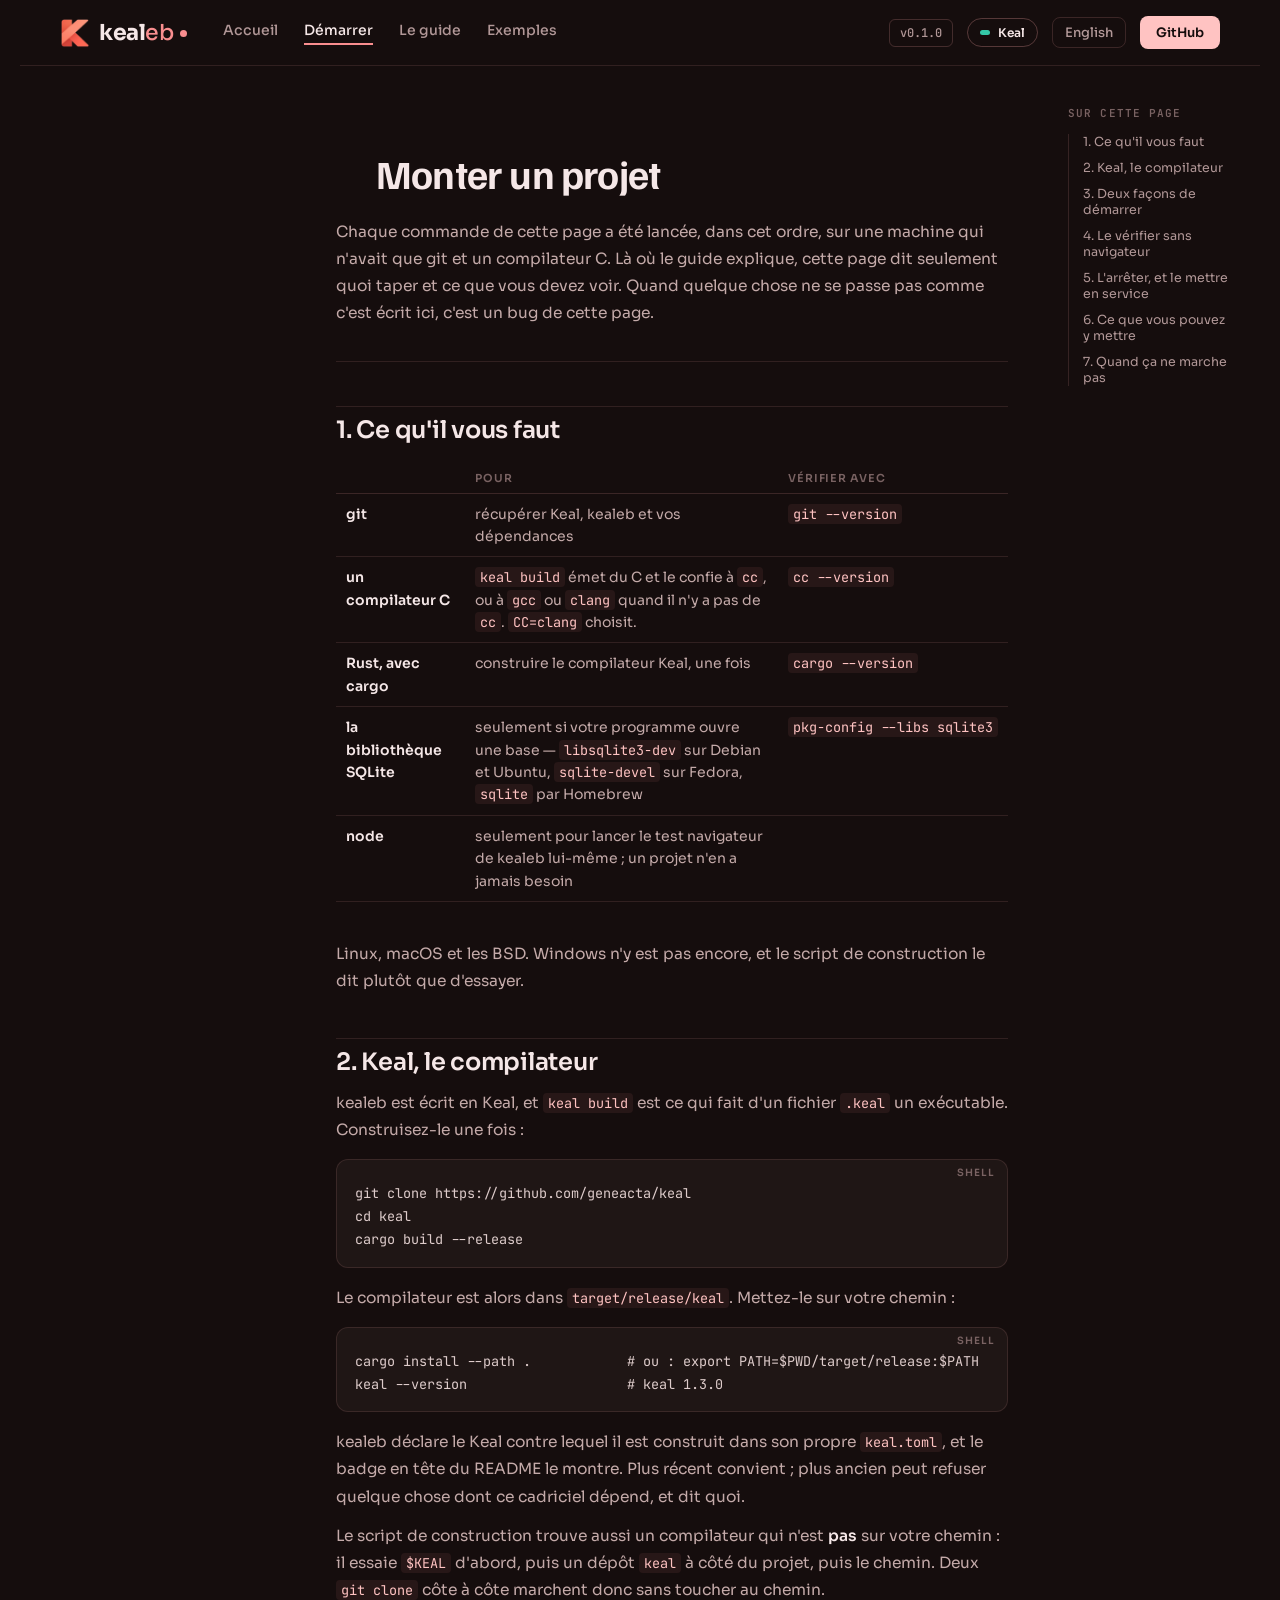
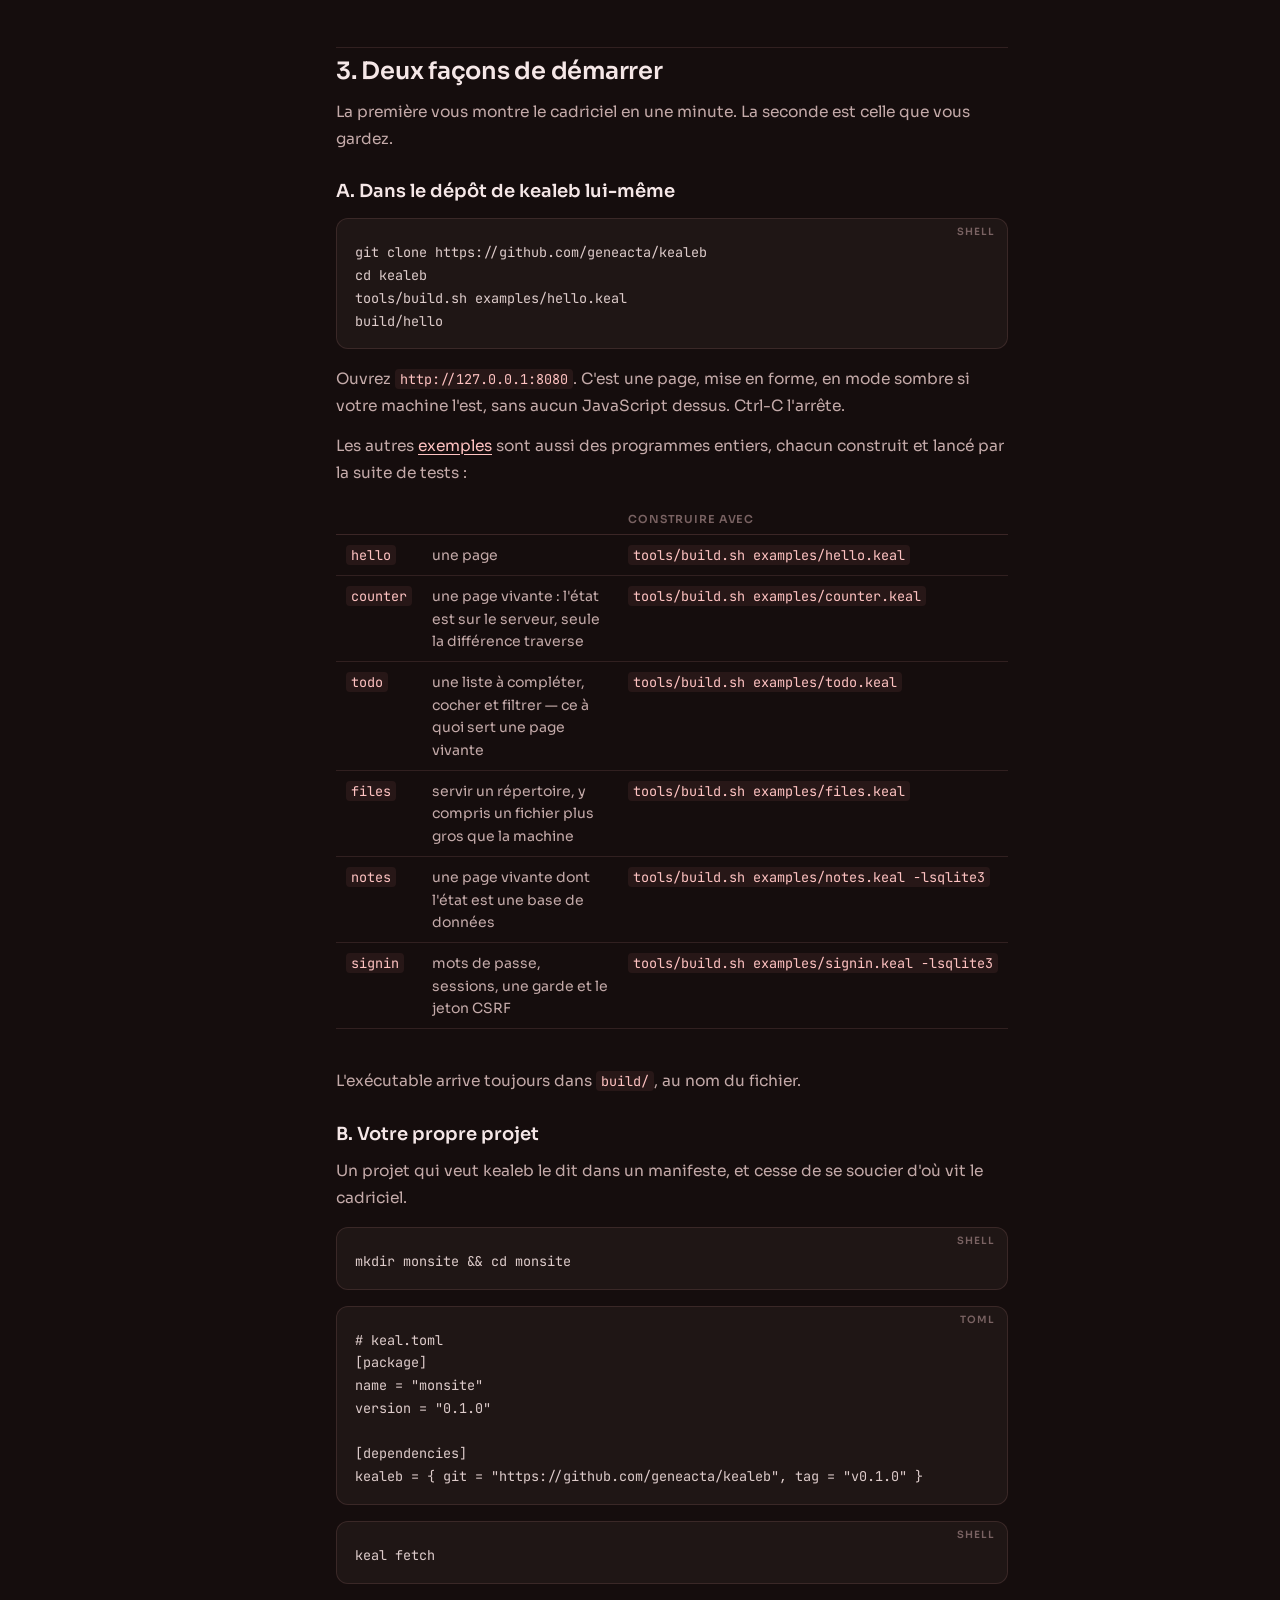
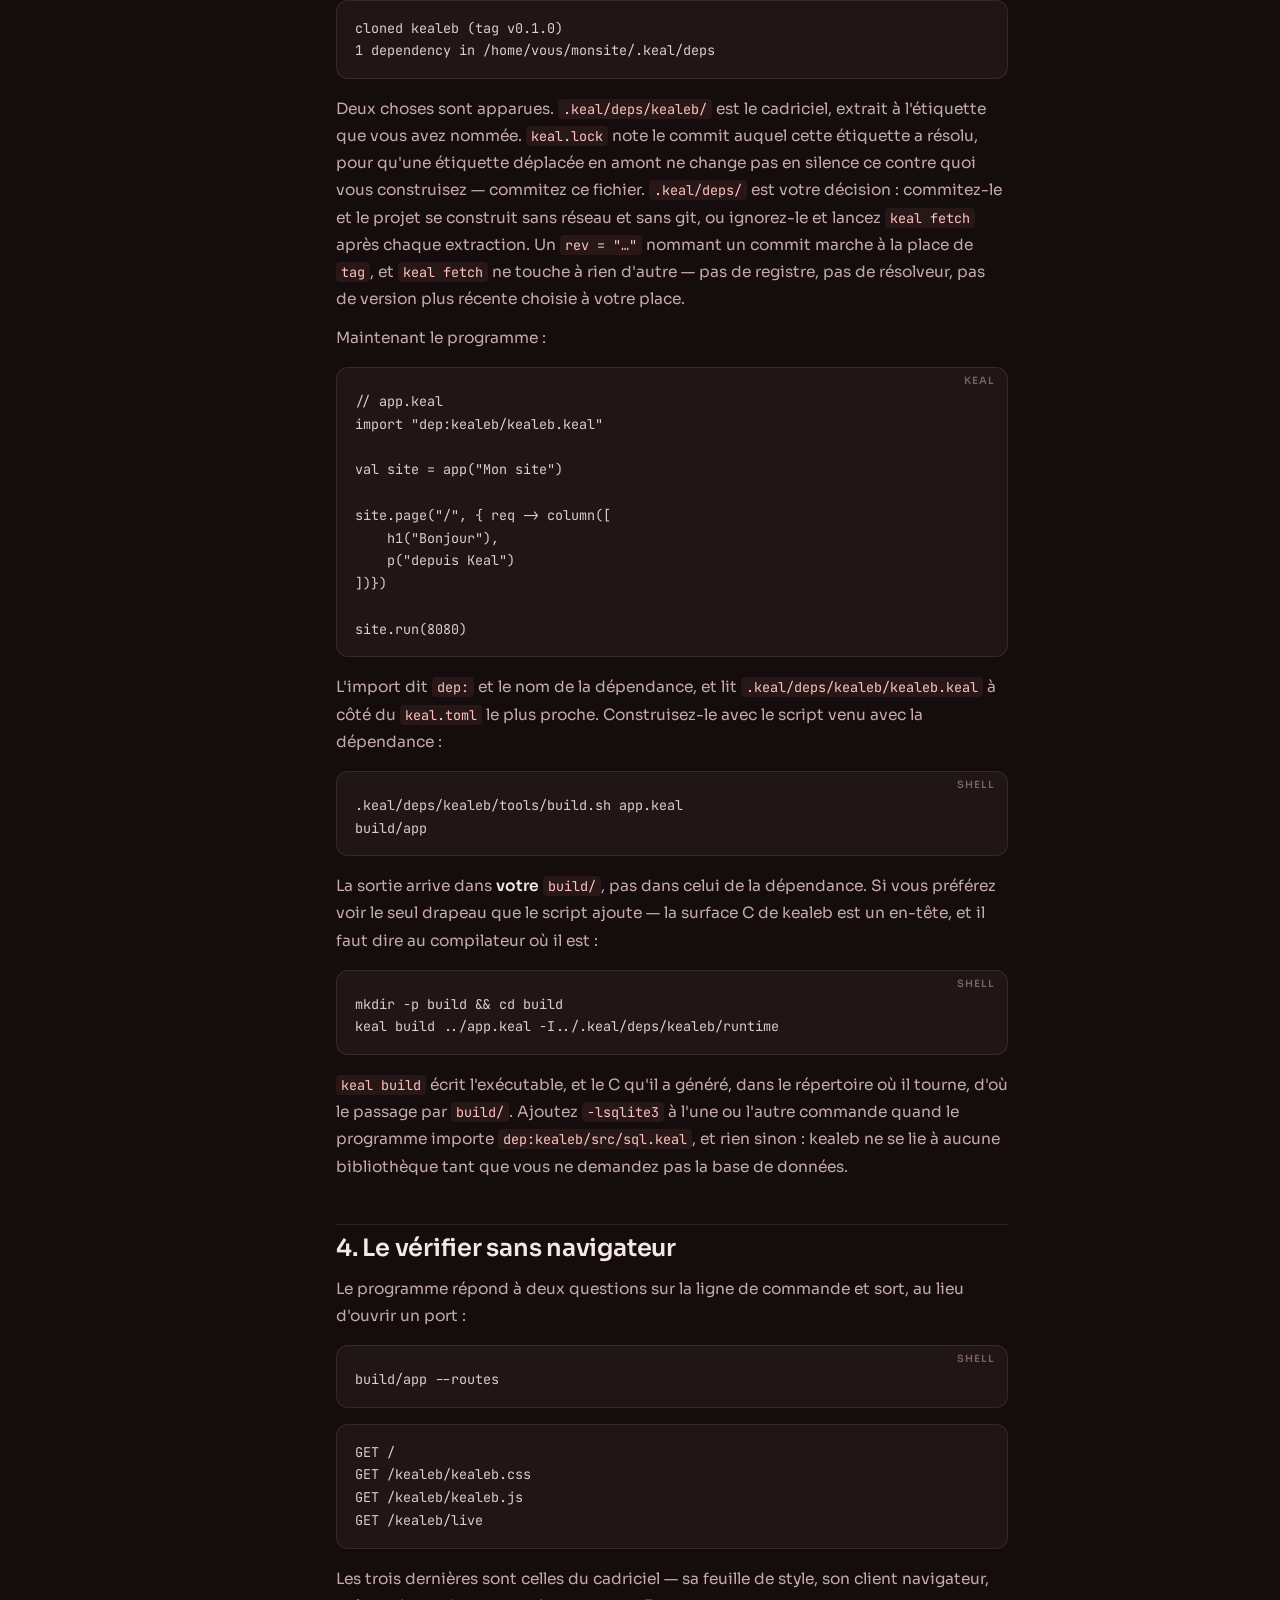
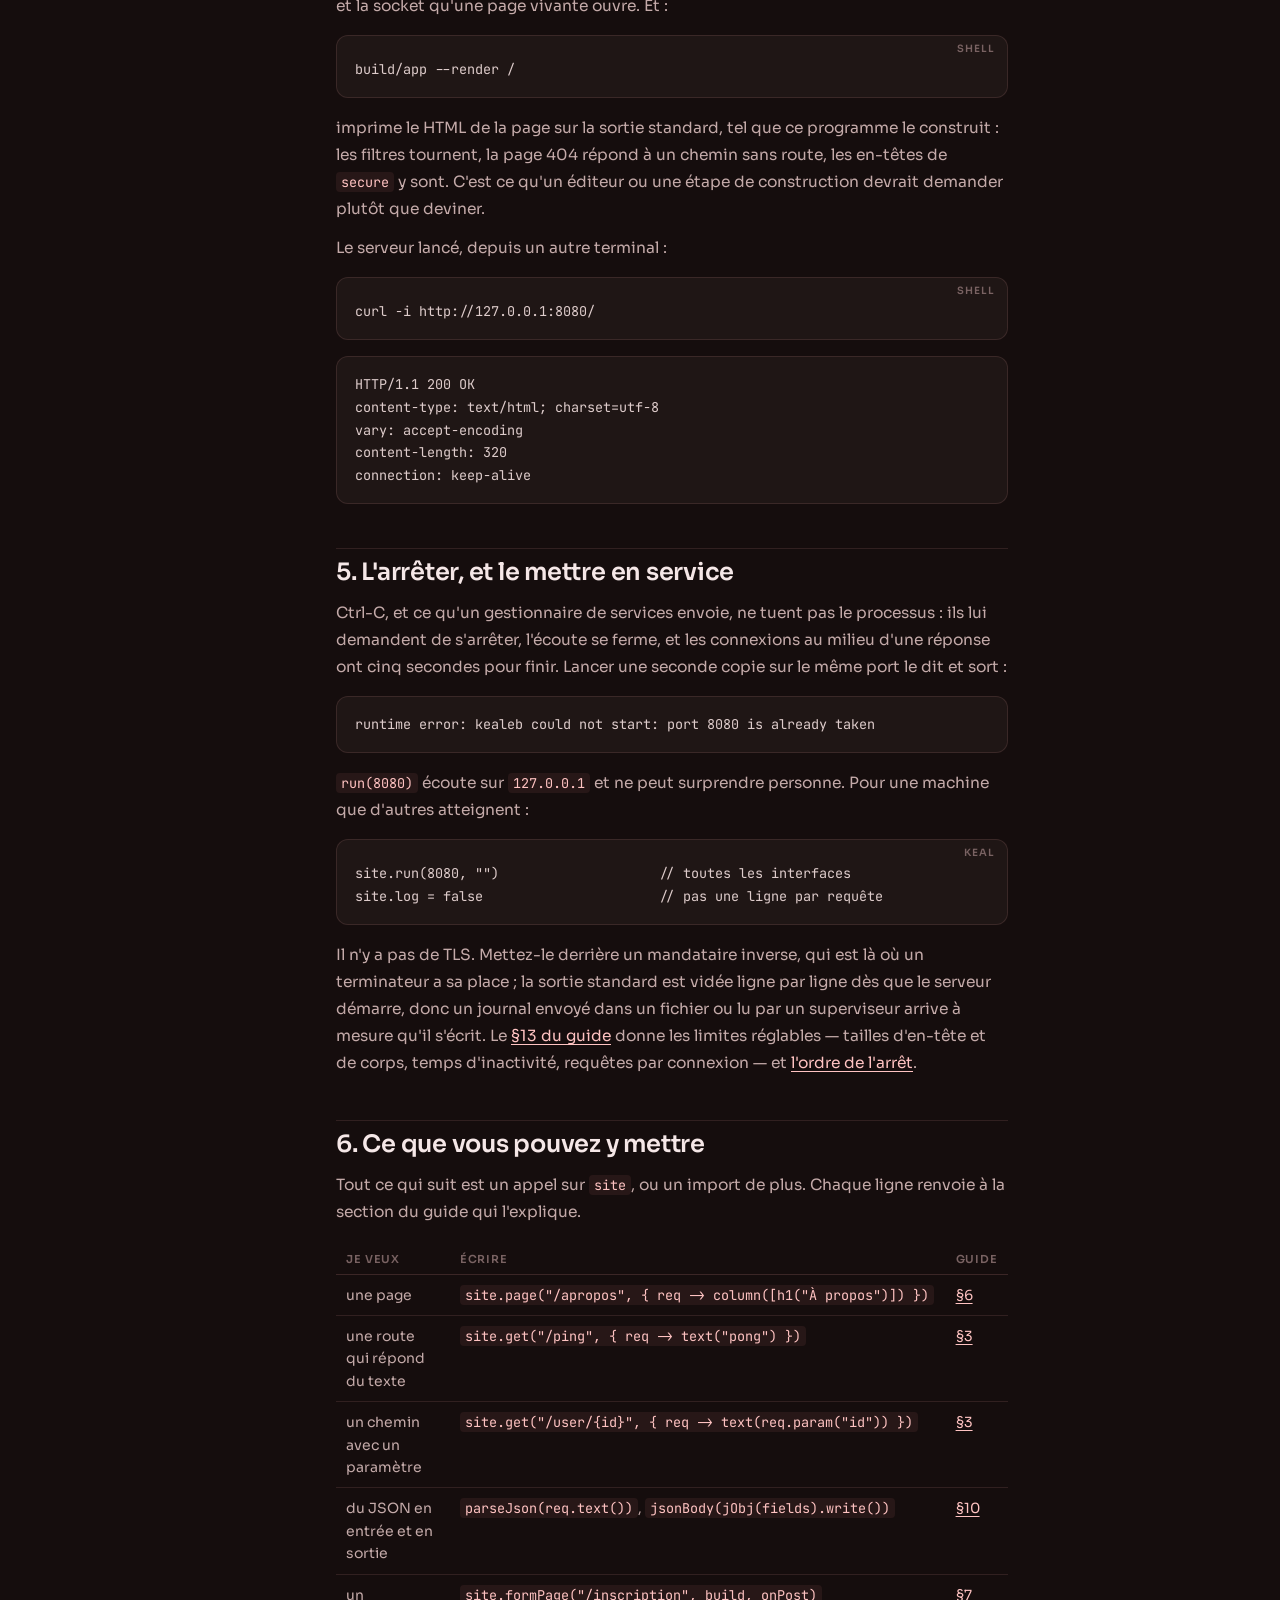
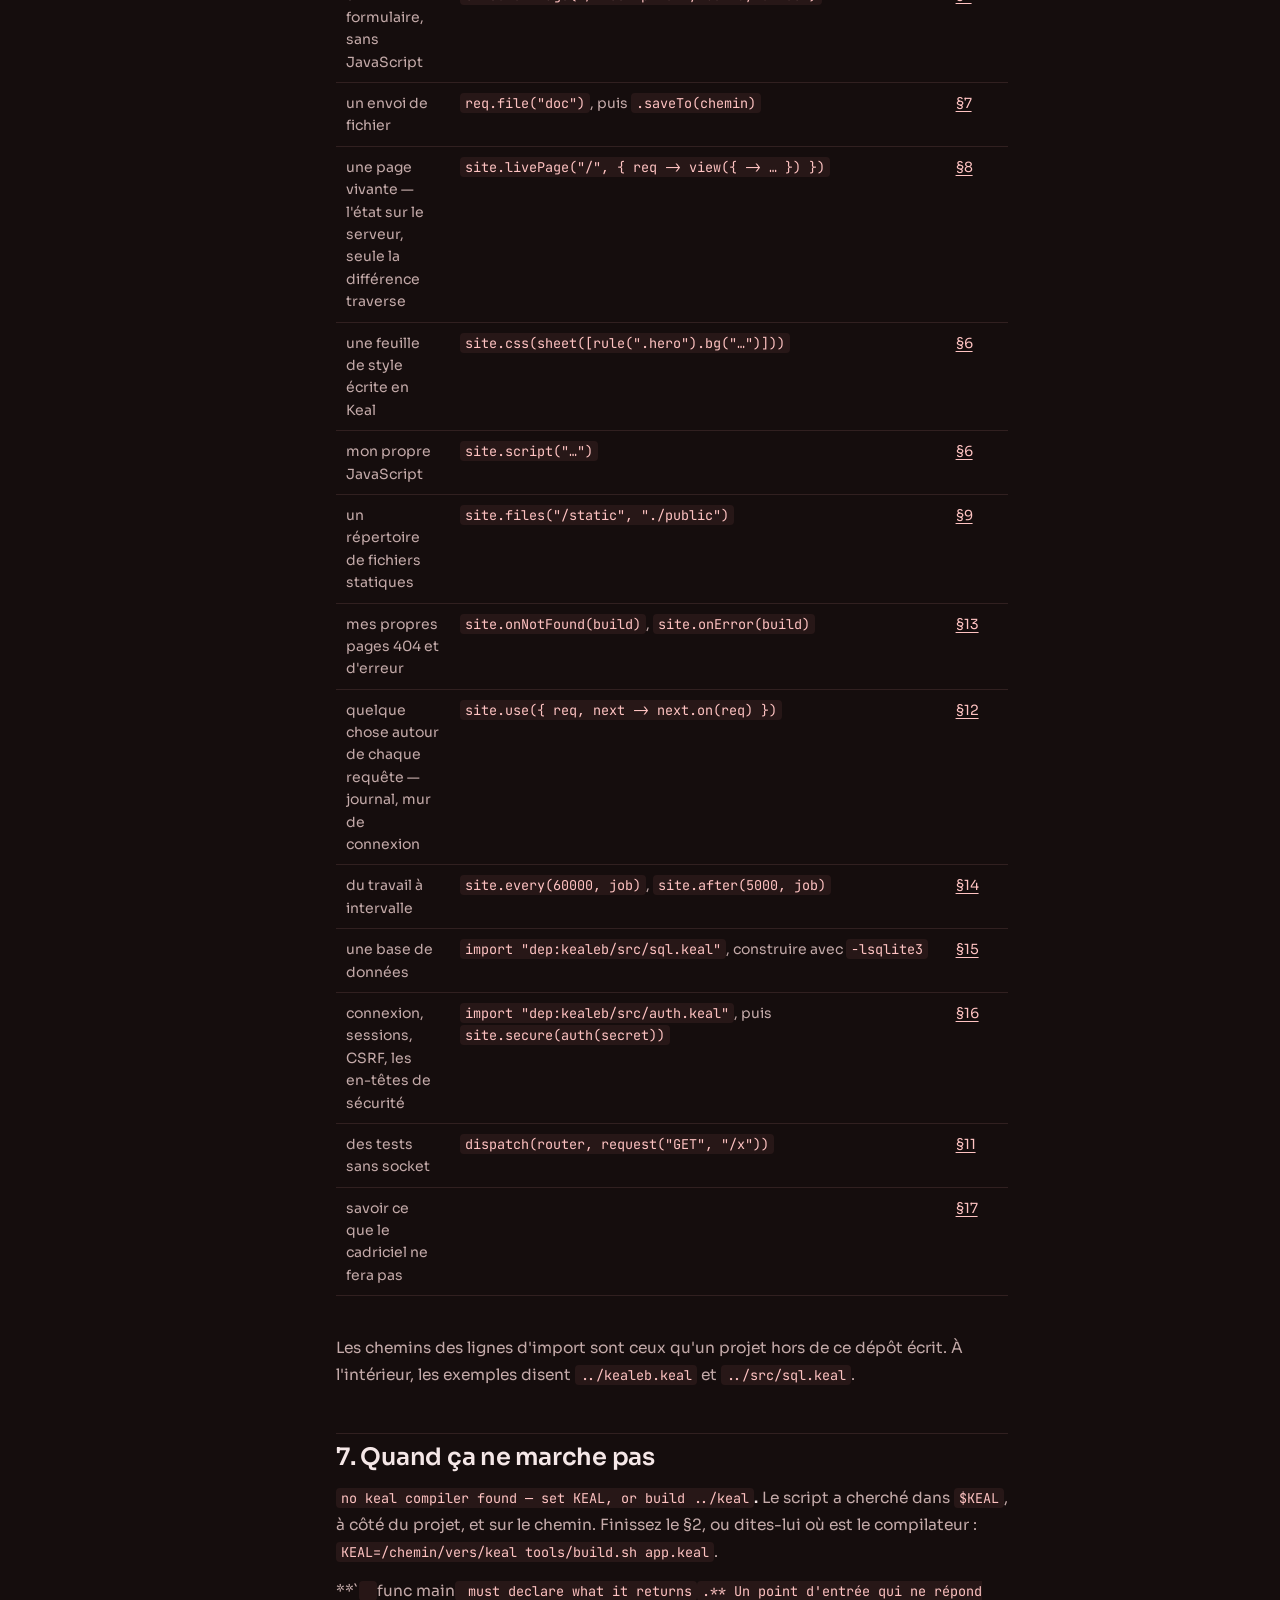
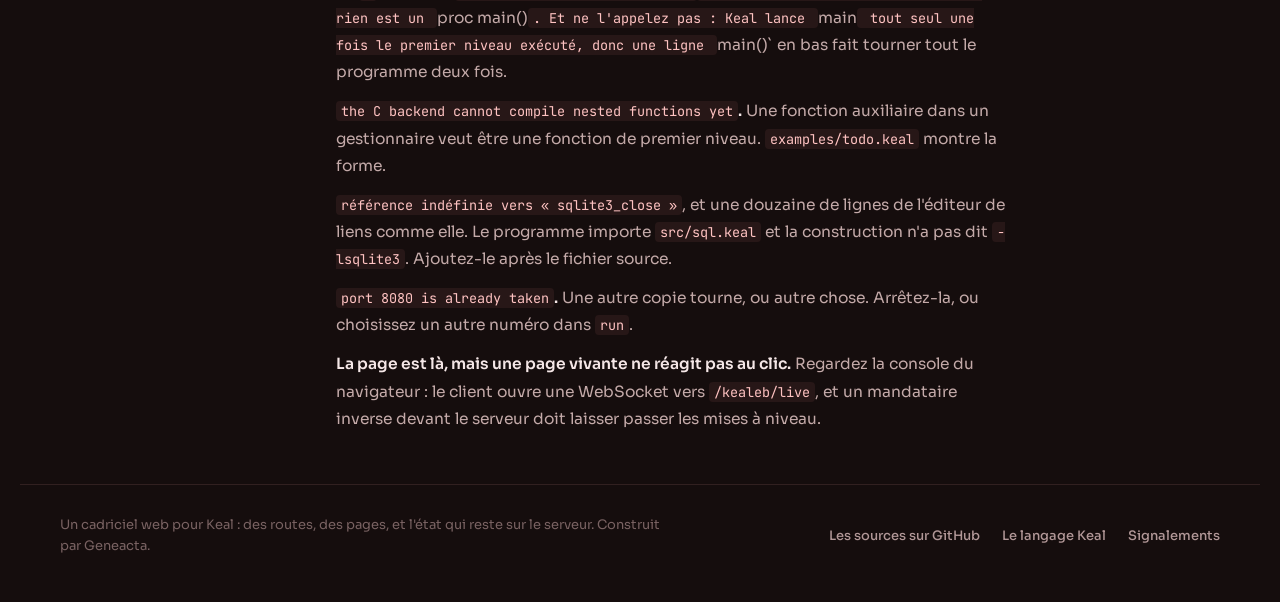
<file: site/fr/start.html>
<!doctype html>
<html lang="fr">
<head>
<meta charset="utf-8">
<meta name="viewport" content="width=device-width, initial-scale=1">
<title>Monter un projet</title>
<meta name="description" content="Quoi installer, les deux façons de démarrer un projet kealeb, et chaque commande avec ce qu&#x27;elle affiche.">
<link rel="canonical" href="https://geneacta.github.io/kealeb/fr/start.html">
<link rel="alternate" hreflang="en" href="https://geneacta.github.io/kealeb/start.html">
<link rel="alternate" hreflang="fr" href="https://geneacta.github.io/kealeb/fr/start.html">
<link rel="alternate" hreflang="x-default" href="https://geneacta.github.io/kealeb/start.html">
<meta property="og:type" content="website">
<meta property="og:site_name" content="kealeb">
<meta property="og:locale" content="fr_FR">
<meta property="og:title" content="Monter un projet">
<meta property="og:description" content="Quoi installer, les deux façons de démarrer un projet kealeb, et chaque commande avec ce qu&#x27;elle affiche.">
<meta property="og:url" content="https://geneacta.github.io/kealeb/fr/start.html">
<meta name="twitter:card" content="summary">
<meta name="twitter:title" content="Monter un projet">
<meta name="twitter:description" content="Quoi installer, les deux façons de démarrer un projet kealeb, et chaque commande avec ce qu&#x27;elle affiche.">
<link rel="preconnect" href="https://fonts.googleapis.com">
<link rel="preconnect" href="https://fonts.gstatic.com" crossorigin>
<link href="https://fonts.googleapis.com/css2?family=Sora:wght@400;500;600;700&family=JetBrains+Mono:wght@400;500;600;700&family=Familjen+Grotesk:wght@500;700&display=swap" rel="stylesheet">
<link rel="icon" type="image/png" href="../assets/k.png">
<link rel="stylesheet" href="../style.css">
</head>
<body>
<div class="wrap">
<nav class="nav">
  <div class="nav-left">
    <a class="mark" href="index.html">
      <img class="mark-k" src="../assets/k.png" alt="">
      <span class="wordmark">keal<span class="suffix">eb</span></span>
    </a>
    <div class="nav-links"><a href="index.html">Accueil</a><a href="start.html" class="tab-active">Démarrer</a><a href="guide.html">Le guide</a><a href="examples.html">Exemples</a></div>
  </div>
  <div class="nav-right">
    <span class="badge">v0.1.0</span>
    <a class="btn-keal" href="https://geneacta.github.io/keal/fr/">Keal</a>
    <a class="btn-lang" href="../start.html">English</a>
    <a class="btn-gh" href="https://github.com/geneacta/kealeb">GitHub</a>
  </div>
</nav>
<div class="dgrid"><div></div><div class="dmain prose"><div class="doc-head"><h1>Monter un projet</h1></div><p>Chaque commande de cette page a été lancée, dans cet ordre, sur une machine qui n'avait que git et un compilateur C. Là où le guide explique, cette page dit seulement quoi taper et ce que vous devez voir. Quand quelque chose ne se passe pas comme c'est écrit ici, c'est un bug de cette page.</p>
<hr>
<h2 id="1-ce-qu-il-vous-faut">1. Ce qu'il vous faut</h2>
<div class="tablewrap"><table><thead><tr><th></th><th>pour</th><th>vérifier avec</th></tr></thead><tbody><tr><td><strong>git</strong></td><td>récupérer Keal, kealeb et vos dépendances</td><td><code>git --version</code></td></tr><tr><td><strong>un compilateur C</strong></td><td><code>keal build</code> émet du C et le confie à <code>cc</code>, ou à <code>gcc</code> ou <code>clang</code> quand il n'y a pas de <code>cc</code>. <code>CC=clang</code> choisit.</td><td><code>cc --version</code></td></tr><tr><td><strong>Rust, avec cargo</strong></td><td>construire le compilateur Keal, une fois</td><td><code>cargo --version</code></td></tr><tr><td><strong>la bibliothèque SQLite</strong></td><td>seulement si votre programme ouvre une base — <code>libsqlite3-dev</code> sur Debian et Ubuntu, <code>sqlite-devel</code> sur Fedora, <code>sqlite</code> par Homebrew</td><td><code>pkg-config --libs sqlite3</code></td></tr><tr><td><strong>node</strong></td><td>seulement pour lancer le test navigateur de kealeb lui-même ; un projet n'en a jamais besoin</td><td></td></tr></tbody></table></div>
<p>Linux, macOS et les BSD. Windows n'y est pas encore, et le script de construction le dit plutôt que d'essayer.</p>
<h2 id="2-keal-le-compilateur">2. Keal, le compilateur</h2>
<p>kealeb est écrit en Keal, et <code>keal build</code> est ce qui fait d'un fichier <code>.keal</code> un exécutable. Construisez-le une fois :</p>
<pre class="lang-sh"><code>git clone https://github.com/geneacta/keal
cd keal
cargo build --release</code></pre>
<p>Le compilateur est alors dans <code>target/release/keal</code>. Mettez-le sur votre chemin :</p>
<pre class="lang-sh"><code>cargo install --path .            # ou : export PATH=$PWD/target/release:$PATH
keal --version                    # keal 1.3.0</code></pre>
<p>kealeb déclare le Keal contre lequel il est construit dans son propre <code>keal.toml</code>, et le badge en tête du README le montre. Plus récent convient ; plus ancien peut refuser quelque chose dont ce cadriciel dépend, et dit quoi.</p>
<p>Le script de construction trouve aussi un compilateur qui n'est <strong>pas</strong> sur votre chemin : il essaie <code>$KEAL</code> d'abord, puis un dépôt <code>keal</code> à côté du projet, puis le chemin. Deux <code>git clone</code> côte à côte marchent donc sans toucher au chemin.</p>
<h2 id="3-deux-fa-ons-de-d-marrer">3. Deux façons de démarrer</h2>
<p>La première vous montre le cadriciel en une minute. La seconde est celle que vous gardez.</p>
<h3 id="a-dans-le-d-p-t-de-kealeb-lui-m-me">A. Dans le dépôt de kealeb lui-même</h3>
<pre class="lang-sh"><code>git clone https://github.com/geneacta/kealeb
cd kealeb
tools/build.sh examples/hello.keal
build/hello</code></pre>
<p>Ouvrez <code>http://127.0.0.1:8080</code>. C'est une page, mise en forme, en mode sombre si votre machine l'est, sans aucun JavaScript dessus. Ctrl-C l'arrête.</p>
<p>Les autres <a href="https://github.com/geneacta/kealeb/blob/main/examples">exemples</a> sont aussi des programmes entiers, chacun construit et lancé par la suite de tests :</p>
<div class="tablewrap"><table><thead><tr><th></th><th></th><th>construire avec</th></tr></thead><tbody><tr><td><code>hello</code></td><td>une page</td><td><code>tools/build.sh examples/hello.keal</code></td></tr><tr><td><code>counter</code></td><td>une page vivante : l'état est sur le serveur, seule la différence traverse</td><td><code>tools/build.sh examples/counter.keal</code></td></tr><tr><td><code>todo</code></td><td>une liste à compléter, cocher et filtrer — ce à quoi sert une page vivante</td><td><code>tools/build.sh examples/todo.keal</code></td></tr><tr><td><code>files</code></td><td>servir un répertoire, y compris un fichier plus gros que la machine</td><td><code>tools/build.sh examples/files.keal</code></td></tr><tr><td><code>notes</code></td><td>une page vivante dont l'état est une base de données</td><td><code>tools/build.sh examples/notes.keal -lsqlite3</code></td></tr><tr><td><code>signin</code></td><td>mots de passe, sessions, une garde et le jeton CSRF</td><td><code>tools/build.sh examples/signin.keal -lsqlite3</code></td></tr></tbody></table></div>
<p>L'exécutable arrive toujours dans <code>build/</code>, au nom du fichier.</p>
<h3 id="b-votre-propre-projet">B. Votre propre projet</h3>
<p>Un projet qui veut kealeb le dit dans un manifeste, et cesse de se soucier d'où vit le cadriciel.</p>
<pre class="lang-sh"><code>mkdir monsite &amp;&amp; cd monsite</code></pre>
<pre class="lang-toml"><code># keal.toml
[package]
name = &quot;monsite&quot;
version = &quot;0.1.0&quot;

[dependencies]
kealeb = { git = &quot;https://github.com/geneacta/kealeb&quot;, tag = &quot;v0.1.0&quot; }</code></pre>
<pre class="lang-sh"><code>keal fetch</code></pre>
<pre><code>cloned kealeb (tag v0.1.0)
1 dependency in /home/vous/monsite/.keal/deps</code></pre>
<p>Deux choses sont apparues. <code>.keal/deps/kealeb/</code> est le cadriciel, extrait à l'étiquette que vous avez nommée. <code>keal.lock</code> note le commit auquel cette étiquette a résolu, pour qu'une étiquette déplacée en amont ne change pas en silence ce contre quoi vous construisez — commitez ce fichier. <code>.keal/deps/</code> est votre décision : commitez-le et le projet se construit sans réseau et sans git, ou ignorez-le et lancez <code>keal fetch</code> après chaque extraction. Un <code>rev = "…"</code> nommant un commit marche à la place de <code>tag</code>, et <code>keal fetch</code> ne touche à rien d'autre — pas de registre, pas de résolveur, pas de version plus récente choisie à votre place.</p>
<p>Maintenant le programme :</p>
<pre class="lang-keal"><code>// app.keal
import &quot;dep:kealeb/kealeb.keal&quot;

val site = app(&quot;Mon site&quot;)

site.page(&quot;/&quot;, { req -&gt; column([
    h1(&quot;Bonjour&quot;),
    p(&quot;depuis Keal&quot;)
])})

site.run(8080)</code></pre>
<p>L'import dit <code>dep:</code> et le nom de la dépendance, et lit <code>.keal/deps/kealeb/kealeb.keal</code> à côté du <code>keal.toml</code> le plus proche. Construisez-le avec le script venu avec la dépendance :</p>
<pre class="lang-sh"><code>.keal/deps/kealeb/tools/build.sh app.keal
build/app</code></pre>
<p>La sortie arrive dans <strong>votre</strong> <code>build/</code>, pas dans celui de la dépendance. Si vous préférez voir le seul drapeau que le script ajoute — la surface C de kealeb est un en-tête, et il faut dire au compilateur où il est :</p>
<pre class="lang-sh"><code>mkdir -p build &amp;&amp; cd build
keal build ../app.keal -I../.keal/deps/kealeb/runtime</code></pre>
<p><code>keal build</code> écrit l'exécutable, et le C qu'il a généré, dans le répertoire où il tourne, d'où le passage par <code>build/</code>. Ajoutez <code>-lsqlite3</code> à l'une ou l'autre commande quand le programme importe <code>dep:kealeb/src/sql.keal</code>, et rien sinon : kealeb ne se lie à aucune bibliothèque tant que vous ne demandez pas la base de données.</p>
<h2 id="4-le-v-rifier-sans-navigateur">4. Le vérifier sans navigateur</h2>
<p>Le programme répond à deux questions sur la ligne de commande et sort, au lieu d'ouvrir un port :</p>
<pre class="lang-sh"><code>build/app --routes</code></pre>
<pre><code>GET /
GET /kealeb/kealeb.css
GET /kealeb/kealeb.js
GET /kealeb/live</code></pre>
<p>Les trois dernières sont celles du cadriciel — sa feuille de style, son client navigateur, et la socket qu'une page vivante ouvre. Et :</p>
<pre class="lang-sh"><code>build/app --render /</code></pre>
<p>imprime le HTML de la page sur la sortie standard, tel que ce programme le construit : les filtres tournent, la page 404 répond à un chemin sans route, les en-têtes de <code>secure</code> y sont. C'est ce qu'un éditeur ou une étape de construction devrait demander plutôt que deviner.</p>
<p>Le serveur lancé, depuis un autre terminal :</p>
<pre class="lang-sh"><code>curl -i http://127.0.0.1:8080/</code></pre>
<pre><code>HTTP/1.1 200 OK
content-type: text/html; charset=utf-8
vary: accept-encoding
content-length: 320
connection: keep-alive</code></pre>
<h2 id="5-l-arr-ter-et-le-mettre-en-service">5. L'arrêter, et le mettre en service</h2>
<p>Ctrl-C, et ce qu'un gestionnaire de services envoie, ne tuent pas le processus : ils lui demandent de s'arrêter, l'écoute se ferme, et les connexions au milieu d'une réponse ont cinq secondes pour finir. Lancer une seconde copie sur le même port le dit et sort :</p>
<pre><code>runtime error: kealeb could not start: port 8080 is already taken</code></pre>
<p><code>run(8080)</code> écoute sur <code>127.0.0.1</code> et ne peut surprendre personne. Pour une machine que d'autres atteignent :</p>
<pre class="lang-keal"><code>site.run(8080, &quot;&quot;)                    // toutes les interfaces
site.log = false                      // pas une ligne par requête</code></pre>
<p>Il n'y a pas de TLS. Mettez-le derrière un mandataire inverse, qui est là où un terminateur a sa place ; la sortie standard est vidée ligne par ligne dès que le serveur démarre, donc un journal envoyé dans un fichier ou lu par un superviseur arrive à mesure qu'il s'écrit. Le <a href="guide.html#13-la-mise-en-service">§13 du guide</a> donne les limites réglables — tailles d'en-tête et de corps, temps d'inactivité, requêtes par connexion — et <a href="guide.html#l-arr-t">l'ordre de l'arrêt</a>.</p>
<h2 id="6-ce-que-vous-pouvez-y-mettre">6. Ce que vous pouvez y mettre</h2>
<p>Tout ce qui suit est un appel sur <code>site</code>, ou un import de plus. Chaque ligne renvoie à la section du guide qui l'explique.</p>
<div class="tablewrap"><table><thead><tr><th>Je veux</th><th>écrire</th><th>guide</th></tr></thead><tbody><tr><td>une page</td><td><code>site.page("/apropos", { req -&gt; column([h1("À propos")]) })</code></td><td><a href="guide.html#6-les-pages">§6</a></td></tr><tr><td>une route qui répond du texte</td><td><code>site.get("/ping", { req -&gt; text("pong") })</code></td><td><a href="guide.html#3-les-routes">§3</a></td></tr><tr><td>un chemin avec un paramètre</td><td><code>site.get("/user/{id}", { req -&gt; text(req.param("id")) })</code></td><td><a href="guide.html#ce-qu-un-motif-peut-dire">§3</a></td></tr><tr><td>du JSON en entrée et en sortie</td><td><code>parseJson(req.text())</code>, <code>jsonBody(jObj(fields).write())</code></td><td><a href="guide.html#10-json">§10</a></td></tr><tr><td>un formulaire, sans JavaScript</td><td><code>site.formPage("/inscription", build, onPost)</code></td><td><a href="guide.html#7-les-formulaires-sans-javascript">§7</a></td></tr><tr><td>un envoi de fichier</td><td><code>req.file("doc")</code>, puis <code>.saveTo(chemin)</code></td><td><a href="guide.html#les-fichiers">§7</a></td></tr><tr><td>une page vivante — l'état sur le serveur, seule la différence traverse</td><td><code>site.livePage("/", { req -&gt; view({ -&gt; … }) })</code></td><td><a href="guide.html#8-les-pages-vivantes">§8</a></td></tr><tr><td>une feuille de style écrite en Keal</td><td><code>site.css(sheet([rule(".hero").bg("…")]))</code></td><td><a href="guide.html#des-styles-crits-en-keal">§6</a></td></tr><tr><td>mon propre JavaScript</td><td><code>site.script("…")</code></td><td><a href="guide.html#le-javascript-et-quand-il-en-faut">§6</a></td></tr><tr><td>un répertoire de fichiers statiques</td><td><code>site.files("/static", "./public")</code></td><td><a href="guide.html#9-les-fichiers-statiques">§9</a></td></tr><tr><td>mes propres pages 404 et d'erreur</td><td><code>site.onNotFound(build)</code>, <code>site.onError(build)</code></td><td><a href="guide.html#quand-il-n-y-a-rien-et-quand-quelque-chose-a-cass">§13</a></td></tr><tr><td>quelque chose autour de chaque requête — journal, mur de connexion</td><td><code>site.use({ req, next -&gt; next.on(req) })</code></td><td><a href="guide.html#12-les-filtres">§12</a></td></tr><tr><td>du travail à intervalle</td><td><code>site.every(60000, job)</code>, <code>site.after(5000, job)</code></td><td><a href="guide.html#14-le-travail-programm">§14</a></td></tr><tr><td>une base de données</td><td><code>import "dep:kealeb/src/sql.keal"</code>, construire avec <code>-lsqlite3</code></td><td><a href="guide.html#15-une-base-de-donn-es">§15</a></td></tr><tr><td>connexion, sessions, CSRF, les en-têtes de sécurité</td><td><code>import "dep:kealeb/src/auth.keal"</code>, puis <code>site.secure(auth(secret))</code></td><td><a href="guide.html#16-la-s-curit">§16</a></td></tr><tr><td>des tests sans socket</td><td><code>dispatch(router, request("GET", "/x"))</code></td><td><a href="guide.html#11-les-tests">§11</a></td></tr><tr><td>savoir ce que le cadriciel ne fera pas</td><td></td><td><a href="guide.html#17-ce-que-le-cadriciel-ne-fera-pas">§17</a></td></tr></tbody></table></div>
<p>Les chemins des lignes d'import sont ceux qu'un projet hors de ce dépôt écrit. À l'intérieur, les exemples disent <code>../kealeb.keal</code> et <code>../src/sql.keal</code>.</p>
<h2 id="7-quand-a-ne-marche-pas">7. Quand ça ne marche pas</h2>
<p><strong><code>no keal compiler found — set KEAL, or build ../keal</code>.</strong> Le script a cherché dans <code>$KEAL</code>, à côté du projet, et sur le chemin. Finissez le §2, ou dites-lui où est le compilateur : <code>KEAL=/chemin/vers/keal tools/build.sh app.keal</code>.</p>
<p>**`<code> </code>func main<code> must declare what it returns</code><code>.** Un point d'entrée qui ne répond rien est un </code>proc main()<code>. Et ne l'appelez pas : Keal lance </code>main<code> tout seul une fois le premier niveau exécuté, donc une ligne </code>main()` en bas fait tourner tout le programme deux fois.</p>
<p><strong><code>the C backend cannot compile nested functions yet</code>.</strong> Une fonction auxiliaire dans un gestionnaire veut être une fonction de premier niveau. <code>examples/todo.keal</code> montre la forme.</p>
<p><strong><code>référence indéfinie vers « sqlite3_close »</code></strong>, et une douzaine de lignes de l'éditeur de liens comme elle. Le programme importe <code>src/sql.keal</code> et la construction n'a pas dit <code>-lsqlite3</code>. Ajoutez-le après le fichier source.</p>
<p><strong><code>port 8080 is already taken</code>.</strong> Une autre copie tourne, ou autre chose. Arrêtez-la, ou choisissez un autre numéro dans <code>run</code>.</p>
<p><strong>La page est là, mais une page vivante ne réagit pas au clic.</strong> Regardez la console du navigateur : le client ouvre une WebSocket vers <code>/kealeb/live</code>, et un mandataire inverse devant le serveur doit laisser passer les mises à niveau.</p></div><div class="dtoc"><div class="h">SUR CETTE PAGE</div><div class="dtoc-items"><a href="#1-ce-qu-il-vous-faut">1. Ce qu&#x27;il vous faut</a><a href="#2-keal-le-compilateur">2. Keal, le compilateur</a><a href="#3-deux-fa-ons-de-d-marrer">3. Deux façons de démarrer</a><a href="#4-le-v-rifier-sans-navigateur">4. Le vérifier sans navigateur</a><a href="#5-l-arr-ter-et-le-mettre-en-service">5. L&#x27;arrêter, et le mettre en service</a><a href="#6-ce-que-vous-pouvez-y-mettre">6. Ce que vous pouvez y mettre</a><a href="#7-quand-a-ne-marche-pas">7. Quand ça ne marche pas</a></div></div></div>
<footer class="foot">
  <div class="foot-l">Un cadriciel web pour Keal : des routes, des pages, et l'état qui reste sur le serveur. Construit par Geneacta.</div>
  <div class="foot-r">
    <a href="https://github.com/geneacta/kealeb">Les sources sur GitHub</a>
    <a href="https://geneacta.github.io/keal/fr/">Le langage Keal</a>
    <a href="https://github.com/geneacta/kealeb/issues">Signalements</a>
  </div>
</footer>
</div>
</body>
</html>
</file>
<file: site/style.css>
/* Keal site — design tokens from the handoff (assets/README.md). */
:root {
  --bg: #150D0D; --panel: #1F1615;
  --line: rgba(254,170,169,.12); --line2: rgba(254,170,169,.16);
  --ink: #F5E7E7; --dim: #B19797; --prose: #C4AAA9; --faint: #796262;
  --accent: #F98E8F; --accent-h: #FF9A9B; --mint: #FFC3C2;
  --kw: #F8A4A3; --ty: #FFC3C2; --str: #D9C98B; --code: #DECCCB;
  --display: 'Familjen Grotesk', Sora, sans-serif;
  --motif: repeating-linear-gradient(-45deg, rgba(249,142,143,.07) 0 1px, transparent 1px 16px);
  --motif-size: auto;
  /* The one green a child may use: the foot of the K on the button that says
     where this came from. Everything else on this page is coral. */
  --keal-mint: #35C8A8;
}
* { box-sizing: border-box; }
html, body { margin: 0; }
body { background: var(--bg); color: var(--ink); font: 400 15.5px/1.75 Sora, sans-serif; }
a { text-decoration: none; color: inherit; }
.wrap { max-width: 1240px; margin: 0 auto; }
.mono { font-family: 'JetBrains Mono', monospace; }

/* ---- nav ---- */
.nav { display: flex; align-items: center; justify-content: space-between;
       padding: 16px 40px; border-bottom: 1px solid var(--line); }
.nav-left { display: flex; align-items: center; gap: 36px; }
.nav-logo { display: block; height: 36px; width: auto; }
.nav-links { display: flex; gap: 26px; font: 500 14px Sora, sans-serif; }
.nav-links a { color: var(--dim); }
.nav-links a:hover { color: var(--ink); }
.nav-links a.active { color: var(--ink); }
.nav-links a.tab-active { color: var(--ink); border-bottom: 2px solid var(--accent); padding-bottom: 4px; }
.nav-links .soon { color: var(--faint); cursor: default; }
.nav-right { display: flex; align-items: center; gap: 14px; }
.lang { display: flex; border: 1px solid rgba(254,170,169,.2); border-radius: 99px;
        overflow: hidden; font: 600 11px Sora, sans-serif; }
.lang button { border: 0; background: none; padding: 5px 11px; color: var(--dim);
               font: inherit; cursor: pointer; }
.lang button.on { background: var(--accent); color: var(--bg); }
.badge { font: 500 12px 'JetBrains Mono', monospace; color: var(--dim);
         border: 1px solid rgba(254,170,169,.2); border-radius: 6px; padding: 5px 10px; }
.btn-gh { font: 600 13px Sora, sans-serif; color: var(--bg); background: var(--mint);
          border-radius: 8px; padding: 8px 16px; }
.btn-gh:hover { filter: brightness(1.06); }

/* ---- buttons ---- */
.cta { display: inline-block; font: 600 15px Sora, sans-serif; color: var(--bg);
       background: var(--accent); border-radius: 10px; padding: 13px 24px; }
.cta:hover { background: var(--accent-h); }
.cta-line { display: inline-block; font: 600 15px Sora, sans-serif; color: var(--ink);
            border: 1px solid rgba(254,170,169,.25); border-radius: 10px; padding: 13px 24px; }
.cta-line:hover { border-color: rgba(254,170,169,.45); }

/* ---- hero ---- */
.hero { display: grid; grid-template-columns: 1fr 1fr; gap: 56px;
        padding: 72px 40px 64px; align-items: center; }
.pill { display: inline-flex; align-items: center; gap: 8px;
        font: 600 12px 'JetBrains Mono', monospace; color: var(--mint);
        border: 1px solid rgba(255,195,194,.25); border-radius: 99px;
        padding: 6px 14px; margin-bottom: 26px; }
.pill .dot { width: 6px; height: 6px; border-radius: 99px; background: var(--accent); }
.hero h1 { margin: 0 0 20px; font: 700 54px/1.12 Sora, sans-serif;
           letter-spacing: -.02em; text-wrap: pretty; }
.hero .sub { margin: 0 0 34px; font: 400 18px/1.65 Sora, sans-serif;
             color: var(--dim); max-width: 52ch; }
.ctas { display: flex; gap: 14px; align-items: center; margin-bottom: 26px; }
.cmd { display: inline-flex; align-items: center; gap: 12px;
       font: 500 13.5px 'JetBrains Mono', monospace; color: var(--mint);
       background: var(--panel); border: 1px solid rgba(254,170,169,.14);
       border-radius: 10px; padding: 12px 18px; cursor: pointer; }
.cmd .p { color: var(--faint); }
.cmd .cp { color: var(--faint); border-left: 1px solid rgba(254,170,169,.14); padding-left: 12px; }

/* ---- code windows ---- */
.win { background: var(--panel); border: 1px solid var(--line2); border-radius: 14px; overflow: hidden; }
.win.shadow { box-shadow: 0 24px 60px rgba(0,0,0,.45); }
.win-bar { display: flex; align-items: center; gap: 8px; padding: 12px 16px; border-bottom: 1px solid var(--line); }
.win-bar .b { width: 10px; height: 10px; border-radius: 99px; background: rgba(254,170,169,.18); }
.win-bar .t { margin-left: 10px; font: 500 12px 'JetBrains Mono', monospace; color: var(--dim); }
.win pre { margin: 0; padding: 22px 24px; font: 13.5px/1.75 'JetBrains Mono', monospace;
           color: var(--code); white-space: pre; overflow-x: auto; }
.win-foot { display: flex; align-items: center; gap: 10px; padding: 12px 24px;
            border-top: 1px solid var(--line); font: 500 13px 'JetBrains Mono', monospace; }
.k { color: var(--kw); } .t { color: var(--ty); } .s { color: var(--str); } .c { color: var(--faint); }
.out { color: var(--mint); }

/* ---- feature cards ---- */
.cards4 { display: grid; grid-template-columns: repeat(4, 1fr); gap: 18px; padding: 0 40px 64px; }
/* `.cards` had no rule at all, so the three pages that use it — the landing
   page, the documentation index and "coming from" — laid their cards out as
   plain blocks, one full-width panel per row. `auto-fit` rather than a fixed
   count because those three hold five, ten and ten cards. */
.cards { display: grid; grid-template-columns: repeat(auto-fit, minmax(240px, 1fr));
         gap: 18px; padding: 0 40px 64px; }
/* Inside the documentation column there is 616px to work with, not the full
   band: three fixed columns leave 145px of text per card. */
.dmain .cards3 { grid-template-columns: repeat(auto-fit, minmax(260px, 1fr)); }
/* A caption under a figure, not another paragraph of body text. `.cap` is
   used on the landing page too, so this stays scoped to the doc column. */
.dmain .cap { margin: 26px 0 4px; font: 500 12.5px 'JetBrains Mono', monospace;
              color: var(--dim); }
.card { background: var(--panel); border: 1px solid var(--line); border-radius: 14px; padding: 24px; }
.eyebrow { font: 600 12px 'JetBrains Mono', monospace; color: var(--accent);
           letter-spacing: .08em; margin-bottom: 12px; text-transform: uppercase; }
.card h3 { margin: 0 0 8px; font: 600 16px Sora, sans-serif; color: var(--ink); }
.card p { margin: 0; font: 400 13.5px/1.6 Sora, sans-serif; color: var(--dim); }
.chips { display: flex; flex-wrap: wrap; gap: 6px; }
.chip { font: 500 11.5px 'JetBrains Mono', monospace; color: var(--mint);
        border: 1px solid rgba(255,195,194,.2); border-radius: 6px; padding: 3px 8px; }
.card pre { margin: 0; font: 12.5px/1.7 'JetBrains Mono', monospace; color: var(--code); white-space: pre; }

/* ---- two-column sections ---- */
.duo { display: grid; grid-template-columns: 1fr 1fr; gap: 56px; padding: 64px 40px;
       border-top: 1px solid var(--line); align-items: center; }
.duo h2 { margin: 0 0 18px; font: 700 34px/1.2 Sora, sans-serif; letter-spacing: -.015em; }
.duo p { margin: 0 0 22px; font: 400 15.5px/1.7 Sora, sans-serif; color: var(--dim); max-width: 50ch; }
.duo p:last-child { margin-bottom: 0; }
.ic { font-family: 'JetBrains Mono', monospace; color: var(--mint); }

/* ---- perf bars ---- */
.perf { background: var(--panel); border: 1px solid var(--line2); border-radius: 14px; padding: 28px; }
.perf-rows { display: flex; flex-direction: column; gap: 12px; font: 500 13px 'JetBrains Mono', monospace; }
.perf-row { display: grid; grid-template-columns: 120px 1fr 56px; gap: 14px; align-items: center; color: var(--dim); }
.perf-row.hot { color: var(--mint); }
.bar { height: 7px; border-radius: 99px; background: rgba(254,170,169,.1); }
.bar > div { height: 100%; border-radius: 99px; background: rgba(254,170,169,.35); width: 0; transition: width .6s ease-out; }
.bar.mid > div { background: rgba(254,170,169,.55); }
.bar.hot > div { background: var(--accent); }
.perf-cap { margin-top: 16px; font: 400 12.5px Sora, sans-serif; color: var(--faint); }

/* ---- getting started ---- */
.gs { padding: 64px 40px; border-top: 1px solid var(--line); }
.gs-head { display: flex; align-items: baseline; justify-content: space-between; margin-bottom: 26px; }
.gs-head h2 { margin: 0; font: 700 34px Sora, sans-serif; letter-spacing: -.015em; }
.gs-head a { font: 600 13.5px Sora, sans-serif; color: var(--accent); }
.cards3 { display: grid; grid-template-columns: 1fr 1fr 1fr; gap: 18px; }
.term { background: var(--panel); border: 1px solid var(--line); border-radius: 14px; padding: 22px; }
.term .lbl { font: 600 12px 'JetBrains Mono', monospace; color: var(--faint); margin-bottom: 12px; }
.term pre { margin: 0; font: 12.5px/1.8 'JetBrains Mono', monospace; color: var(--code); white-space: pre; }

/* ---- footer ---- */
footer { display: grid; grid-template-columns: 2fr 1fr 1fr 1fr; gap: 32px;
         padding: 44px 40px 36px; border-top: 1px solid var(--line); }
footer .base { margin: 0 0 14px; font: 400 13px/1.6 Sora, sans-serif; color: var(--faint); max-width: 34ch; }
.fcol { display: flex; flex-direction: column; gap: 10px; font: 400 13.5px Sora, sans-serif; }
.fcol .h { font: 600 12px 'JetBrains Mono', monospace; color: var(--faint); letter-spacing: .08em; }
.fcol a { color: var(--dim); } .fcol a:hover { color: var(--ink); }

/* ---- tour ---- */
.tbar { display: flex; align-items: center; justify-content: space-between;
        padding: 13px 32px; border-bottom: 1px solid var(--line); }
.tbar-l { display: flex; align-items: center; gap: 16px; }
.tbar-l img { display: block; height: 30px; width: auto; }
.tbar-l .sl { color: #33504A; } .tbar-l .tt { font: 600 14px Sora, sans-serif; }
.tbar-r { display: flex; align-items: center; gap: 14px; }
.tbar-r .cnt { font: 500 12px 'JetBrains Mono', monospace; color: var(--dim); }
.prog { width: 180px; height: 5px; border-radius: 99px; background: var(--line); overflow: hidden; }
.prog > div { height: 100%; border-radius: 99px; background: linear-gradient(90deg, #F98E8F, #FFC3C2); }
.texit { font: 600 12px Sora, sans-serif; color: var(--dim);
         border: 1px solid rgba(254,170,169,.2); border-radius: 8px; padding: 6px 14px; }
.tgrid { display: grid; grid-template-columns: 264px 1fr; min-height: 680px; }
.tside { border-right: 1px solid var(--line); padding: 24px 0; }
.tside .lbl { font: 600 11px 'JetBrains Mono', monospace; color: var(--faint);
              letter-spacing: .1em; padding: 0 24px 12px; }
.tch { display: flex; align-items: center; gap: 12px; padding: 9px 24px; cursor: pointer; }
.tch .n { width: 20px; height: 20px; border-radius: 99px; display: grid; place-items: center;
          font: 500 11px Sora, sans-serif; border: 1px solid rgba(254,170,169,.25); color: var(--faint); flex: none; }
.tch .nm { font: 500 13.5px Sora, sans-serif; color: var(--dim); }
.tch.done .n { border: 0; background: rgba(249,142,143,.18); color: var(--accent); font-weight: 600; }
.tch.now { background: rgba(249,142,143,.1); border-left: 2px solid var(--accent); padding-left: 22px; }
.tch.now .n { border: 0; background: var(--accent); color: var(--bg); font-weight: 600; }
.tch.now .nm { font-weight: 600; color: var(--ink); }
.tnote { margin: 20px 24px 0; background: rgba(255,195,194,.05);
         border: 1px solid rgba(255,195,194,.14); border-radius: 10px; padding: 14px 16px; }
.tnote .h { font: 600 11px 'JetBrains Mono', monospace; color: var(--mint); margin-bottom: 6px; }
.tnote p { margin: 0; font: 400 12px/1.55 Sora, sans-serif; color: var(--faint); }
.tmain { padding: 44px 56px; max-width: 760px; }
.tmain .eyebrow { margin-bottom: 10px; }
.tmain h2 { margin: 0 0 18px; font: 700 32px Sora, sans-serif; letter-spacing: -.01em; }
.tmain p { margin: 0 0 26px; font: 400 15.5px/1.75 Sora, sans-serif; color: var(--prose); }
.cwin { background: var(--panel); border: 1px solid var(--line2); border-radius: 12px;
        overflow: hidden; margin-bottom: 20px; }
.cwin-bar { display: flex; align-items: center; justify-content: space-between;
            padding: 10px 18px; border-bottom: 1px solid var(--line); }
.cwin-bar .f { font: 500 12px 'JetBrains Mono', monospace; color: var(--dim); }
.run { font: 600 12px Sora, sans-serif; color: var(--bg); background: var(--mint);
       border: 0; border-radius: 6px; padding: 4px 12px; cursor: pointer; }
.cwin pre { margin: 0; padding: 20px 22px; font: 13.5px/1.8 'JetBrains Mono', monospace;
            color: var(--code); white-space: pre; overflow-x: auto; }
.cwin .cout { display: none; padding: 12px 22px; border-top: 1px solid var(--line);
              font: 500 13px 'JetBrains Mono', monospace; color: var(--mint); white-space: pre; }
.cwin.ran .cout { display: block; }
.callout { display: flex; gap: 14px; background: rgba(255,195,194,.06);
           border: 1px solid rgba(255,195,194,.18); border-radius: 12px;
           padding: 16px 20px; margin-bottom: 34px; }
.callout .st { font: 700 14px Sora, sans-serif; color: var(--mint); }
.callout p { margin: 0; font: 400 13.5px/1.65 Sora, sans-serif; color: var(--prose); }
.tnav { display: flex; justify-content: space-between; }
.tprev { font: 600 14px Sora, sans-serif; color: var(--dim);
         border: 1px solid rgba(254,170,169,.2); border-radius: 10px; padding: 11px 20px; }
.tnext { font: 600 14px Sora, sans-serif; color: var(--bg); background: var(--accent);
         border-radius: 10px; padding: 11px 20px; }
.tnext:hover { background: var(--accent-h); }

/* ---- docs ---- */
.dgrid { display: grid; grid-template-columns: 264px 1fr 200px; min-height: 680px; }
.dside { border-right: 1px solid var(--line); padding: 20px 0; }
.dside .grp { font: 600 11px 'JetBrains Mono', monospace; color: var(--faint);
              letter-spacing: .1em; padding: 20px 26px 10px; }
.dside .grp:first-child { padding-top: 4px; }
.dside a { display: block; padding: 7px 26px; font: 500 13.5px Sora, sans-serif; color: var(--dim); }
.dside a:hover { color: var(--ink); }
.dside a.on { color: var(--ink); background: rgba(249,142,143,.1);
              border-left: 2px solid var(--accent); padding-left: 24px; font-weight: 600; }
.dmain { padding: 40px 52px; max-width: 720px; }
.crumb { font: 500 12.5px 'JetBrains Mono', monospace; color: var(--faint); margin-bottom: 14px; }
.crumb .sl { color: #33504A; } .crumb .here { color: var(--mint); }
.dmain h1 { margin: 0 0 20px; font: 700 36px Sora, sans-serif; letter-spacing: -.015em; }
.dmain h2 { margin: 0 0 14px; font: 700 22px Sora, sans-serif; }
.dmain p { margin: 0 0 24px; font: 400 15.5px/1.75 Sora, sans-serif; color: var(--prose); }
.dmain strong { color: var(--ink); font-weight: 600; }
.dtable { border: 1px solid rgba(254,170,169,.14); border-radius: 12px; overflow: hidden;
          margin-bottom: 26px; font: 400 13.5px Sora, sans-serif; }
.dtable .hd { display: grid; grid-template-columns: 1fr 1fr 2fr; gap: 16px; padding: 11px 20px;
              background: rgba(249,142,143,.06); font: 600 11.5px 'JetBrains Mono', monospace; color: var(--faint); }
.dtable .row { display: grid; grid-template-columns: 1fr 1fr 2fr; gap: 16px; padding: 12px 20px;
               border-top: 1px solid rgba(254,170,169,.1); }
.dtoc { padding: 40px 28px 0 8px; }
.dtoc .h { font: 600 11px 'JetBrains Mono', monospace; color: var(--faint);
           letter-spacing: .1em; margin-bottom: 14px; }
.dtoc-items { display: flex; flex-direction: column; gap: 10px;
              font: 400 12.5px Sora, sans-serif; border-left: 1px solid rgba(254,170,169,.14); }
.dtoc-items a { color: var(--dim); padding-left: 14px; }
.dtoc-items a.on { color: var(--mint); border-left: 2px solid var(--accent); margin-left: -1.5px; }

@media (max-width: 900px) {
  .hero, .duo, .cards4, .cards3, .tgrid, .dgrid, footer { grid-template-columns: 1fr; display: grid; }
  .hero h1 { font-size: 38px; }
  .nav { flex-wrap: wrap; gap: 12px; }
  .dtoc { display: none; }
}

/* ---- generated pages ---------------------------------------------------
   The site is built by site/build.py; these are the pieces that generator
   emits which the hand-written prototype did not have. */

.btn-lang { font: 500 13px Sora, sans-serif; color: var(--dim); border: 1px solid var(--line2);
            border-radius: 8px; padding: 6px 12px; }
.btn-lang:hover { color: var(--ink); border-color: var(--accent); }

/* Long-form prose, shared by the docs, the tour and the coming-from pages. */
.prose { max-width: 780px; }
.prose h1 { font: 700 38px Sora, sans-serif; letter-spacing: -.015em; margin: 0 0 14px; }
.prose h2 { font: 600 24px Sora, sans-serif; margin: 44px 0 12px; padding-top: 8px;
            border-top: 1px solid var(--line); letter-spacing: -.01em; }
.prose h3 { font: 600 18px Sora, sans-serif; margin: 28px 0 8px; }
.prose h4, .prose h5, .prose h6 { font: 600 15px Sora, sans-serif; margin: 20px 0 6px; }
.prose p { margin: 12px 0; font: 400 15.5px/1.75 Sora, sans-serif; color: var(--prose); }
.prose ul, .prose ol { margin: 12px 0 12px 22px; }
.prose li { margin: 7px 0; font: 400 15.5px/1.7 Sora, sans-serif; color: var(--prose); }
.prose a { color: var(--mint); text-decoration: underline; text-underline-offset: 3px; }
.prose a:hover { color: var(--accent); }
.prose code { font: 13.5px 'JetBrains Mono', monospace; color: var(--mint);
              background: rgba(249,142,143,.08); padding: 1px 5px; border-radius: 4px; }
.prose pre { background: var(--panel); border: 1px solid var(--line2); border-radius: 10px;
             padding: 16px 18px; overflow-x: auto; margin: 16px 0; }
.prose pre code { background: none; padding: 0; color: var(--code);
                  font: 13.5px/1.65 'JetBrains Mono', monospace; }
.prose blockquote { margin: 16px 0; padding: 2px 0 2px 18px; border-left: 3px solid var(--accent);
                    color: var(--dim); font: 400 15px/1.7 Sora, sans-serif; }
.prose hr { border: 0; border-top: 1px solid var(--line); margin: 34px 0; }
.prose strong { color: var(--ink); font-weight: 600; }

.tablewrap { overflow-x: auto; margin: 18px 0; }
.tablewrap table { border-collapse: collapse; width: 100%; min-width: 460px; }
.tablewrap th { text-align: left; font: 600 11px 'JetBrains Mono', monospace; color: var(--faint);
                letter-spacing: .09em; text-transform: uppercase; padding: 8px 14px 8px 0;
                border-bottom: 1px solid var(--line2); }
.tablewrap td { padding: 9px 14px 9px 0; border-bottom: 1px solid var(--line);
                font: 400 14px/1.6 Sora, sans-serif; color: var(--prose); vertical-align: top; }
.tablewrap td code { white-space: pre; }

/* The tour: a chapter list beside the chapters themselves. */
.tourgrid { display: grid; grid-template-columns: 264px 1fr; gap: 40px; padding: 30px 0 80px; }
.tournav { position: sticky; top: 20px; align-self: start; border-right: 1px solid var(--line);
           padding-right: 16px; }
.tournav .tch { display: flex; align-items: center; gap: 10px; padding: 7px 10px; border-radius: 8px;
                font: 500 13.5px Sora, sans-serif; color: var(--dim); }
.tournav .tch:hover { color: var(--ink); background: rgba(249,142,143,.06); }
.tournav .tch .n { width: 22px; height: 22px; border-radius: 6px; background: var(--panel);
                   border: 1px solid var(--line2); display: grid; place-items: center;
                   font: 600 11px 'JetBrains Mono', monospace; color: var(--faint); flex: none; }
.chapter { scroll-margin-top: 20px; }
.cwin-out { border-top: 1px solid var(--line2); background: rgba(0,0,0,.18); }
.cwin-out pre { margin: 0; padding: 12px 18px; color: var(--mint);
                font: 13px/1.6 'JetBrains Mono', monospace; }

/* The standard library page. */
.sgrid { display: grid; grid-template-columns: 264px 1fr; gap: 40px; padding: 24px 0 80px; }
.snav { position: sticky; top: 20px; align-self: start; max-height: 90vh; overflow-y: auto;
        border-right: 1px solid var(--line); padding-right: 12px; }
.snav .navmod { font: 600 11px 'JetBrains Mono', monospace; color: var(--faint);
                letter-spacing: .1em; text-transform: uppercase; padding: 12px 8px 6px; }
.snav a { display: block; padding: 4px 8px; font: 500 12.5px 'JetBrains Mono', monospace;
          color: var(--dim); white-space: nowrap; overflow: hidden; text-overflow: ellipsis; }
.snav a:hover { color: var(--ink); background: rgba(249,142,143,.06); }
.snav .k { display: inline-block; width: 50px; color: var(--faint); font-size: 11px; }
.smain pre.sig { font: 13.5px/1.6 'JetBrains Mono', monospace; color: var(--mint);
                 background: var(--panel); border: 1px solid var(--line2);
                 padding: 10px 16px; border-radius: 8px; overflow-x: auto; margin: 0 0 8px; }
.smain pre.sig.m { background: none; border: 0; border-left: 3px solid var(--line2);
                   border-radius: 0; padding: 2px 16px; margin: 10px 0 4px; color: var(--code); }
.smain .members { margin-left: 14px; }
.smain section { margin: 24px 0; }

.chips { display: flex; flex-wrap: wrap; gap: 8px; margin-top: 16px; }
.chips span { font: 500 12.5px 'JetBrains Mono', monospace; color: var(--mint);
              border: 1px solid var(--line2); border-radius: 999px; padding: 5px 13px; }
.bars { margin: 20px 0 6px; display: grid; gap: 10px; max-width: 620px; }
.barrow { display: grid; grid-template-columns: 120px 1fr 60px; align-items: center; gap: 14px; }
.bl { font: 500 13px Sora, sans-serif; color: var(--dim); }
.bar { height: 10px; background: var(--panel); border: 1px solid var(--line2); border-radius: 999px;
       overflow: hidden; }
.bar > div { height: 100%; width: 0; background: linear-gradient(90deg, var(--accent), var(--mint));
             transition: width .9s cubic-bezier(.2,.8,.2,1); }
.bv { font: 600 12.5px 'JetBrains Mono', monospace; color: var(--mint); text-align: right; }

a.card { text-decoration: none; }
a.card:hover { border-color: var(--accent); }

@media (max-width: 900px) {
  .tourgrid, .sgrid, .dgrid { grid-template-columns: 1fr; }
  .tournav, .snav, .dside, .dtoc { position: static; border-right: 0; max-height: none; }
}
.copy { margin-left: auto; font: 500 11px 'JetBrains Mono', monospace; color: var(--faint);
        cursor: pointer; user-select: none; }
.copy:hover { color: var(--mint); }
.cwin-bar { display: flex; align-items: center; gap: 10px; }
.run { font: 500 11px 'JetBrains Mono', monospace; color: var(--mint); border: 1px solid var(--line2);
       border-radius: 6px; padding: 2px 8px; }
.run:hover, .run.on { border-color: var(--accent); color: var(--accent); }
.dtoc-items a.on { color: var(--accent); }

/* ---------------------------------------------------------------- kealeb
 *
 * Everything above is Keal's, copied so the two sites read as one family.
 * Everything below is this site's own: the pages here are different pages,
 * and the rules they need did not exist there.
 */

/* The mark: the K as an image, the name as text. It was an image of its own
 * name; a name that is text can be selected, searched, read aloud, and falls
 * back to the reader's own font stack when Sora does not load. An image of a
 * word does none of those. */
.mark { display: flex; align-items: center; gap: 9px; }
.mark-k { display: block; width: 30px; height: 30px; object-fit: contain; }
.wordmark { font: 700 22px Sora, sans-serif; letter-spacing: -.02em; color: var(--ink); }
.wordmark .suffix { color: var(--accent); font-weight: 500; }
.wordmark::after { content: ""; display: inline-block; width: 7px; height: 7px;
                   margin-left: 7px; vertical-align: 3px;
                   background: var(--accent); border-radius: 50%; }

/* The button back to Keal keeps the parent's mint, as the foot of its K. It is
 * the only green on this site, and it is there to say where this came from. */
.btn-keal { display: inline-flex; align-items: center; gap: 8px;
            font: 600 12px Sora, sans-serif; color: var(--ink);
            border: 1px solid rgba(254,170,169,.28); border-radius: 99px; padding: 6px 12px; }
.btn-keal::before { content: ""; width: 10px; height: 5px; border-radius: 99px;
                    background: var(--keal-mint); flex: none; }
.btn-keal:hover { border-color: var(--accent); }

/* The pill above the heading: what this page is, in one line, in mono. */
.pill { display: inline-flex; align-items: center; gap: 9px; margin-bottom: 26px;
        font: 600 12px 'JetBrains Mono', monospace; color: var(--mint);
        border: 1px solid rgba(255,195,194,.25); border-radius: 99px; padding: 6px 14px; }
.pill::before { content: ""; width: 6px; height: 6px; border-radius: 50%;
                background: var(--accent); flex: none; }

.hero-cta { display: flex; gap: 14px; align-items: center; flex-wrap: wrap; }
.cta2 { display: inline-block; font: 600 15px Sora, sans-serif; color: var(--ink);
        border: 1px solid rgba(254,170,169,.25); border-radius: 10px; padding: 11px 20px; }
.cta2:hover { border-color: rgba(254,170,169,.5); }
.hero-code pre { margin: 0; background: var(--panel); border: 1px solid var(--line);
                 border-radius: 14px; padding: 22px 24px; overflow-x: auto;
                 font: 13px/1.75 'JetBrains Mono', monospace; color: var(--code); }

.counts-wrap { padding: 0 40px 56px; }
.counts { width: 100%; border-collapse: collapse; font: 400 14px/1.6 Sora, sans-serif; }
.counts th { text-align: left; padding: 0 0 10px; font: 600 11px Sora, sans-serif;
             letter-spacing: .09em; text-transform: uppercase; color: var(--faint);
             border-bottom: 1px solid var(--line); }
.counts td { padding: 14px 0; border-bottom: 1px solid var(--line); color: var(--prose);
             vertical-align: top; }
.counts td.lang { width: 130px; color: var(--ink); font-weight: 600; }
.counts td.n { width: 110px; font-family: 'JetBrains Mono', monospace; color: var(--mint);
               font-size: 17px; }

.live { padding: 0 40px 56px; }
.live h2 { margin: 0 0 18px; font: 600 22px Sora, sans-serif; color: var(--ink); }
.live-grid { display: grid; grid-template-columns: 1.2fr 1fr; gap: 18px; align-items: start; }
.live-grid > pre { margin: 0; background: var(--panel); border: 1px solid var(--line);
                   border-radius: 14px; padding: 20px 22px; overflow-x: auto;
                   font: 13px/1.7 'JetBrains Mono', monospace; color: var(--code); }
.patch { background: var(--panel); border: 1px solid var(--line); border-radius: 14px;
         padding: 20px 22px; }
.patch pre { margin: 0 0 14px; font: 12.5px/1.7 'JetBrains Mono', monospace;
             color: var(--mint); white-space: pre-wrap; word-break: break-all; }
.patch p { margin: 0; font: 400 13.5px/1.65 Sora, sans-serif; color: var(--dim); }

.doc-head { padding: 44px 40px 10px; }
.doc-head h1 { margin: 0; font: 700 40px/1.15 Sora, sans-serif; letter-spacing: -0.02em; }
.doc-head .sub { margin: 12px 0 0; max-width: 70ch;
                 font: 400 16px/1.7 Sora, sans-serif; color: var(--prose); }

.ex { margin: 0 0 52px; }
.ex h2 { margin: 0 0 10px; font: 600 20px 'JetBrains Mono', monospace; color: var(--mint); }
.ex pre { max-height: 640px; overflow: auto; }

.dmain pre, .prose pre { background: var(--panel); border: 1px solid var(--line);
                         border-radius: 12px; padding: 16px 18px; overflow-x: auto;
                         font: 12.8px/1.7 'JetBrains Mono', monospace; color: var(--code); }
.prose table { width: 100%; border-collapse: collapse; margin: 0 0 20px; }
.prose th { text-align: left; padding: 8px 10px; border-bottom: 1px solid var(--line2);
            font: 600 11px Sora, sans-serif; letter-spacing: .08em;
            text-transform: uppercase; color: var(--faint); }
.prose td { padding: 9px 10px; border-bottom: 1px solid var(--line); color: var(--prose);
            vertical-align: top; font-size: 14px; }
.prose blockquote { margin: 0 0 18px; padding: 2px 0 2px 18px;
                    border-left: 2px solid var(--accent); color: var(--dim); }

footer.foot { display: flex; justify-content: space-between; align-items: center;
              gap: 32px; flex-wrap: wrap; padding: 30px 40px 46px;
              border-top: 1px solid var(--line); }
.foot-l { font: 400 13px/1.6 Sora, sans-serif; color: var(--faint); max-width: 62ch; }
.foot-r { display: flex; gap: 22px; font: 500 13px Sora, sans-serif; }
.foot-r a { color: var(--dim); }
.foot-r a:hover { color: var(--ink); }

/* A grid item's `min-width` defaults to `auto`, which means min-content — and
   min-content is wider than the track whenever the item holds a long word, a
   button row or a code block. The track keeps its size, the item spills past
   it, and the page scrolls sideways. Nothing looks wrong until the window is
   narrow, which is why this was measured rather than noticed: Chrome at 500
   points reported the guide 780px wide in a 485px window. `min-width: 0` lets
   the item shrink to its track; the `pre` inside it already scrolls on its own. */
/* An inline `code` holds a call chain with no spaces in it, and the default
   only breaks a line at a space — so `html(page).status(201).type(…)` sat 297px
   wide in a 375px window and pushed the whole page sideways. `anywhere` breaks
   it only when it would not otherwise fit, and does not apply inside a `pre`,
   which does not wrap at all. */
.prose code, .dmain code { overflow-wrap: anywhere; }

.hero > *, .dgrid > *, .live-grid > *, .duo > *,
.cards > *, .cards3 > *, .cards4 > *, footer > * { min-width: 0; }

@media (max-width: 900px) {
  .hero { grid-template-columns: 1fr; gap: 28px; }
  .live-grid { grid-template-columns: 1fr; }
  .dgrid { grid-template-columns: 1fr; }
  .dtoc { display: none; }
  .cards4 { grid-template-columns: 1fr 1fr; }
}
@media (max-width: 620px) {
  .cards4 { grid-template-columns: 1fr; }
  .nav { flex-wrap: wrap; gap: 12px; padding: 14px 20px; }
  /* The links are wider in French than in English — "Démarrer", "Exemples" —
     so the row that fits on one line in one language does not in the other,
     and a row that will not wrap pushes the page out instead. Both wrap. */
  .nav-left { flex-wrap: wrap; gap: 16px; min-width: 0; }
  .nav-links { flex-wrap: wrap; gap: 18px; }
  .hero, .counts-wrap, .live, .doc-head { padding-left: 20px; padding-right: 20px; }
}

/* A fenced block says which language it is, quietly, in the corner. */
.prose pre[class^="lang-"], .dmain pre[class^="lang-"] { position: relative; padding-top: 22px; }
.prose pre[class^="lang-"]::before, .dmain pre[class^="lang-"]::before {
  position: absolute; top: 6px; right: 12px;
  font: 600 10px Sora, sans-serif; letter-spacing: .1em;
  text-transform: uppercase; color: var(--faint);
}
.prose pre.lang-keal::before, .dmain pre.lang-keal::before { content: "keal"; }
.prose pre.lang-sh::before, .dmain pre.lang-sh::before { content: "shell"; }
.prose pre.lang-toml::before, .dmain pre.lang-toml::before { content: "toml"; }
.prose pre.lang-json::before, .dmain pre.lang-json::before { content: "json"; }

/* ---- the identity ------------------------------------------------------
 *
 * Six things separate a child from Keal: the accent, the shade of the black,
 * the display face, the mark, the hero's motif, and the dress of a code
 * block. Everything else — the variable names, the components, the radii, the
 * nav, the cards, the breakpoints — is the parent's and stays.
 */

.hero h1, .doc-head h1, .prose h1, .live h2, .duo h2 { font-family: var(--display); }
.hero { background-image: var(--motif); background-size: var(--motif-size); }

/* A code block on this site is dressed as a request and its answer, because
 * that is what this framework is: a bar saying what was asked, the code, and
 * under a dashed rule, the bytes that came back. */
.cwin { background: var(--panel); border: 1px solid var(--line2); border-radius: 14px;
        overflow: hidden; }
.cwin-bar { display: flex; align-items: center; justify-content: space-between;
            gap: 16px; padding: 12px 20px; border-bottom: 1px solid var(--line);
            font: 500 12px 'JetBrains Mono', monospace; }
.cwin-bar .verb { color: var(--accent); font-weight: 600; }
.cwin-bar .path { color: var(--code); }
.cwin-bar .said { color: var(--faint); }
.cwin pre { margin: 0; padding: 20px 22px; overflow-x: auto;
            font: 13px/1.75 'JetBrains Mono', monospace; color: var(--code); }
.cwin .answer { border-top: 1px dashed rgba(254,170,169,.3); padding: 16px 22px; }
.cwin .answer pre { margin: 0 0 8px; padding: 0; color: var(--mint); font-size: 13px;
                    white-space: pre-wrap; word-break: break-all; }
.cwin .answer p { margin: 0; font: 400 12.5px/1.6 Sora, sans-serif; color: var(--dim); }
</file>
